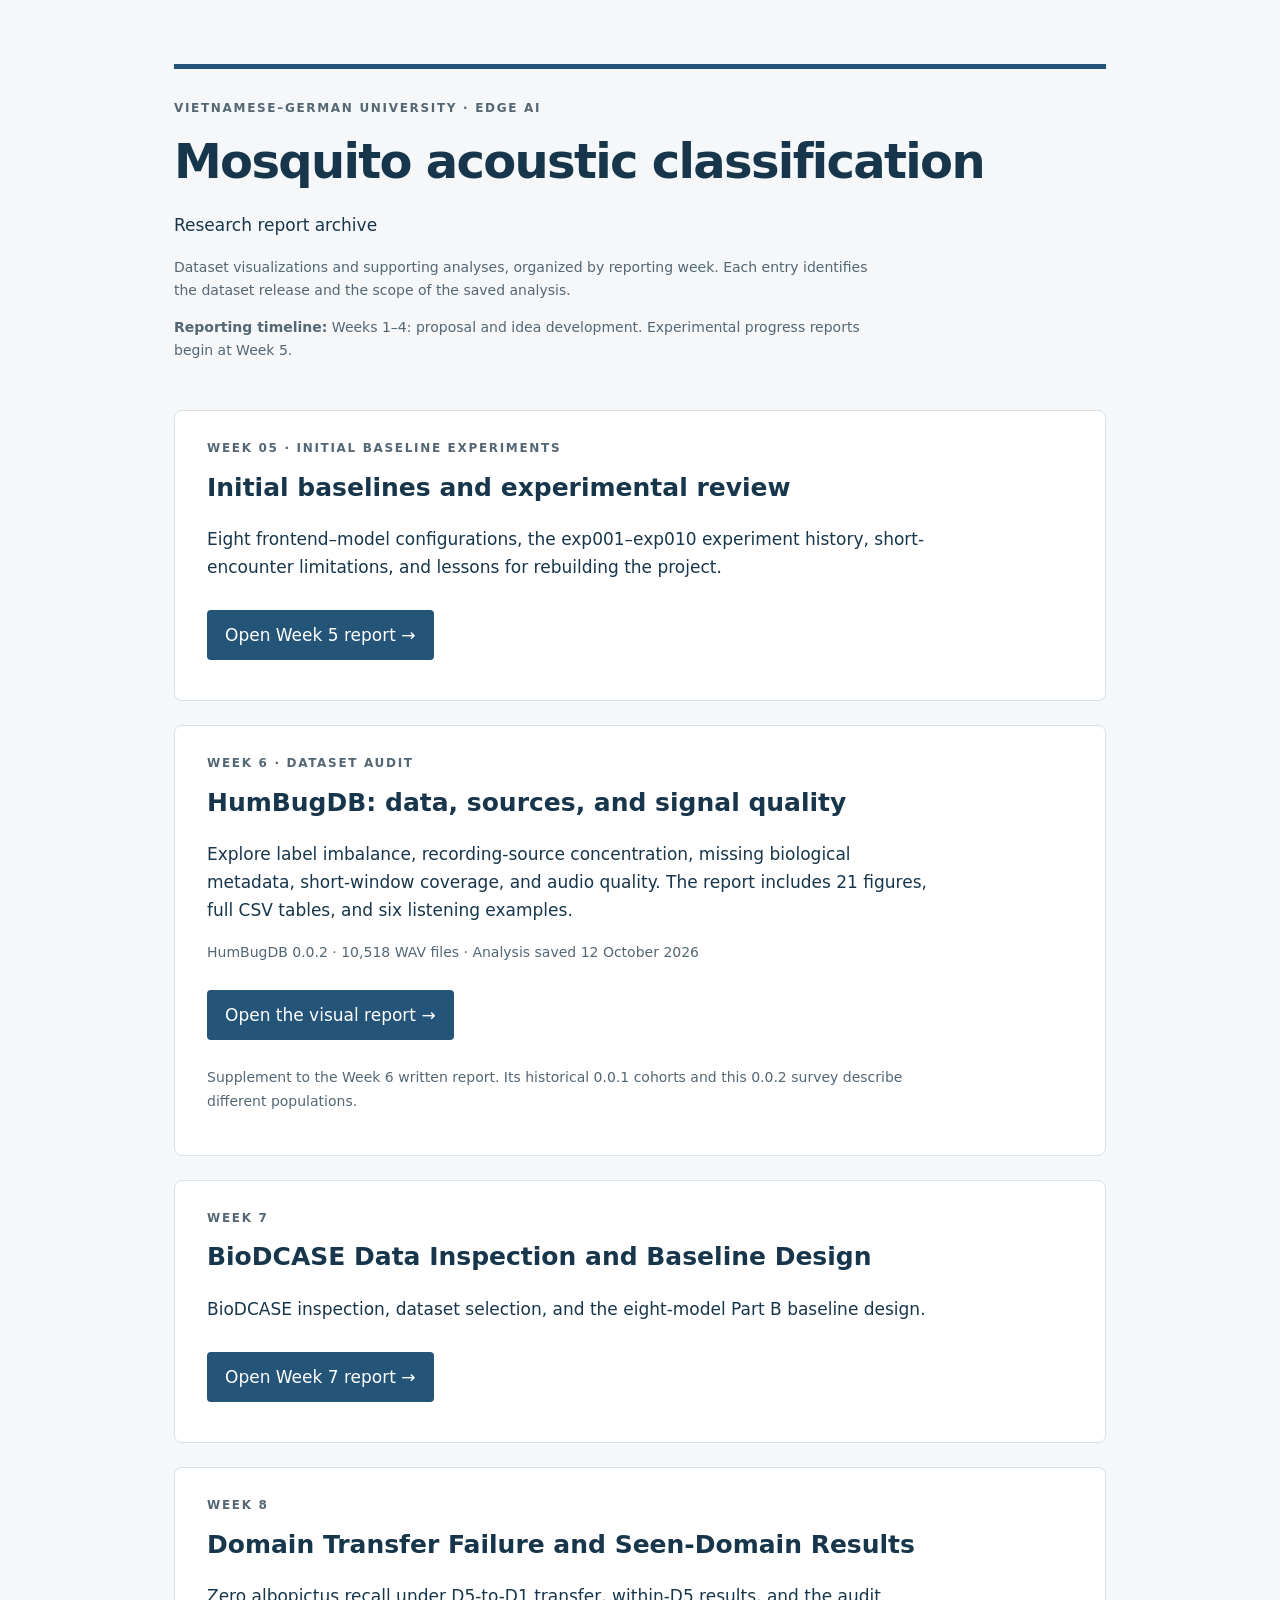
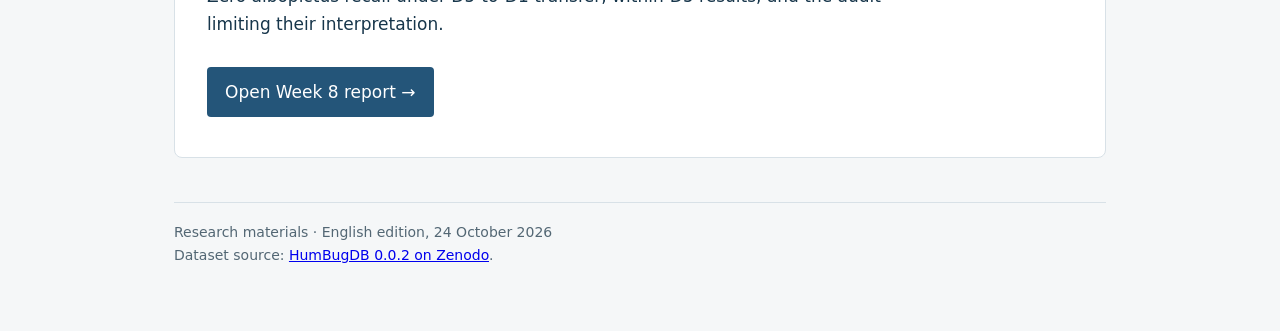
<file: index.html>
<!doctype html>
<html lang="en"><head><meta charset="utf-8"><meta name="viewport" content="width=device-width, initial-scale=1">
<title>Edge AI · Research report archive</title>
<style>
:root{color-scheme:light;--ink:#17364b;--blue:#245579;--muted:#536774}
*{box-sizing:border-box}body{margin:0;background:#f5f7f8;color:var(--ink);font:17px/1.65 system-ui,sans-serif}
main{max-width:980px;margin:0 auto;padding:64px 24px}header{border-top:5px solid var(--blue);padding-top:30px;margin-bottom:48px}
.eyebrow{text-transform:uppercase;letter-spacing:.14em;font-size:12px;font-weight:700;color:var(--muted)}
h1{font-size:clamp(32px,5vw,48px);line-height:1.12;letter-spacing:-.035em;margin:16px 0 22px}h2{font-size:25px;margin:8px 0}
p{max-width:720px}article{background:white;border:1px solid #d8e1e7;border-radius:8px;padding:28px 32px}
.meta{color:var(--muted);font-size:14px}.button{display:inline-block;background:var(--blue);color:white;padding:11px 18px;border-radius:4px;text-decoration:none;margin:12px 0}
a:focus-visible{outline:3px solid #b57820;outline-offset:4px}footer{font-size:14px;color:var(--muted);margin-top:44px;border-top:1px solid #d8e1e7;padding-top:18px}
</style></head><body><main>
<header><div class="eyebrow">Vietnamese–German University · Edge AI</div>
<h1>Mosquito acoustic classification</h1><p>Research report archive</p>
<p class="meta">Dataset visualizations and supporting analyses, organized by reporting week. Each entry identifies the dataset release and the scope of the saved analysis.</p><p class="meta"><strong>Reporting timeline:</strong> Weeks 1–4: proposal and idea development. Experimental progress reports begin at Week 5.</p></header>
<article style="margin-bottom:24px"><div class="eyebrow">Week 05 · Initial baseline experiments</div><h2>Initial baselines and experimental review</h2><p>Eight frontend–model configurations, the exp001–exp010 experiment history, short-encounter limitations, and lessons for rebuilding the project.</p><a class="button" href="reports/week-05/initial-baselines/">Open Week 5 report →</a></article><article><div class="eyebrow">Week 6 · Dataset audit</div>
<h2>HumBugDB: data, sources, and signal quality</h2>
<p>Explore label imbalance, recording-source concentration, missing biological metadata, short-window coverage, and audio quality. The report includes 21 figures, full CSV tables, and six listening examples.</p>
<p class="meta">HumBugDB 0.0.2 · 10,518 WAV files · Analysis saved 12 October 2026</p>
<a class="button" href="reports/week-06/humbug-data-audit/">Open the visual report →</a>
<p class="meta">Supplement to the Week 6 written report. Its historical 0.0.1 cohorts and this 0.0.2 survey describe different populations.</p></article>
<article style="margin-top:24px"><div class="eyebrow">Week 7</div><h2>BioDCASE Data Inspection and Baseline Design</h2><p>BioDCASE inspection, dataset selection, and the eight-model Part B baseline design.</p><a class="button" href="reports/week-07/biodcase-baseline/">Open Week 7 report →</a></article><article style="margin-top:24px"><div class="eyebrow">Week 8</div><h2>Domain Transfer Failure and Seen-Domain Results</h2><p>Zero albopictus recall under D5-to-D1 transfer, within-D5 results, and the audit limiting their interpretation.</p><a class="button" href="reports/week-08/domain-gap/">Open Week 8 report →</a></article><footer>Research materials · English edition, 24 October 2026<br>
Dataset source: <a href="https://zenodo.org/records/6478589">HumBugDB 0.0.2 on Zenodo</a>.</footer>
</main></body></html>
</file>
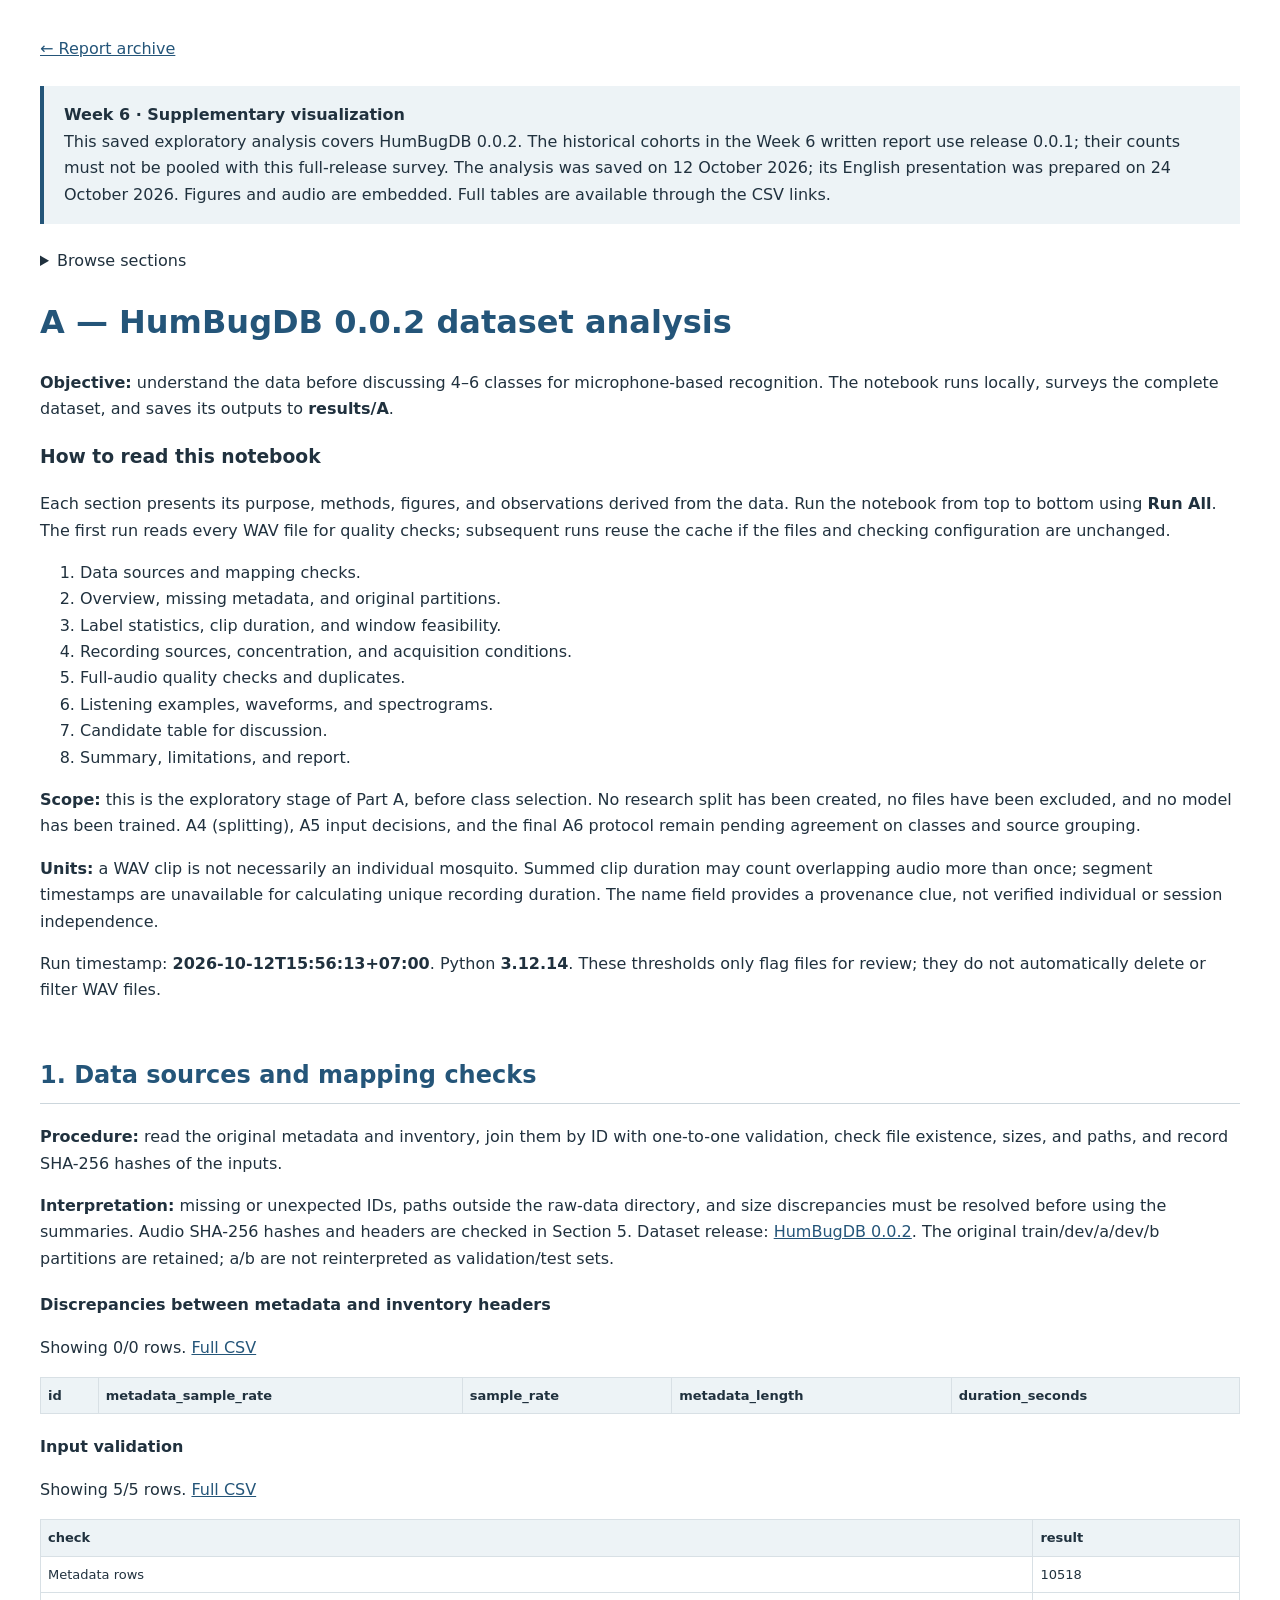
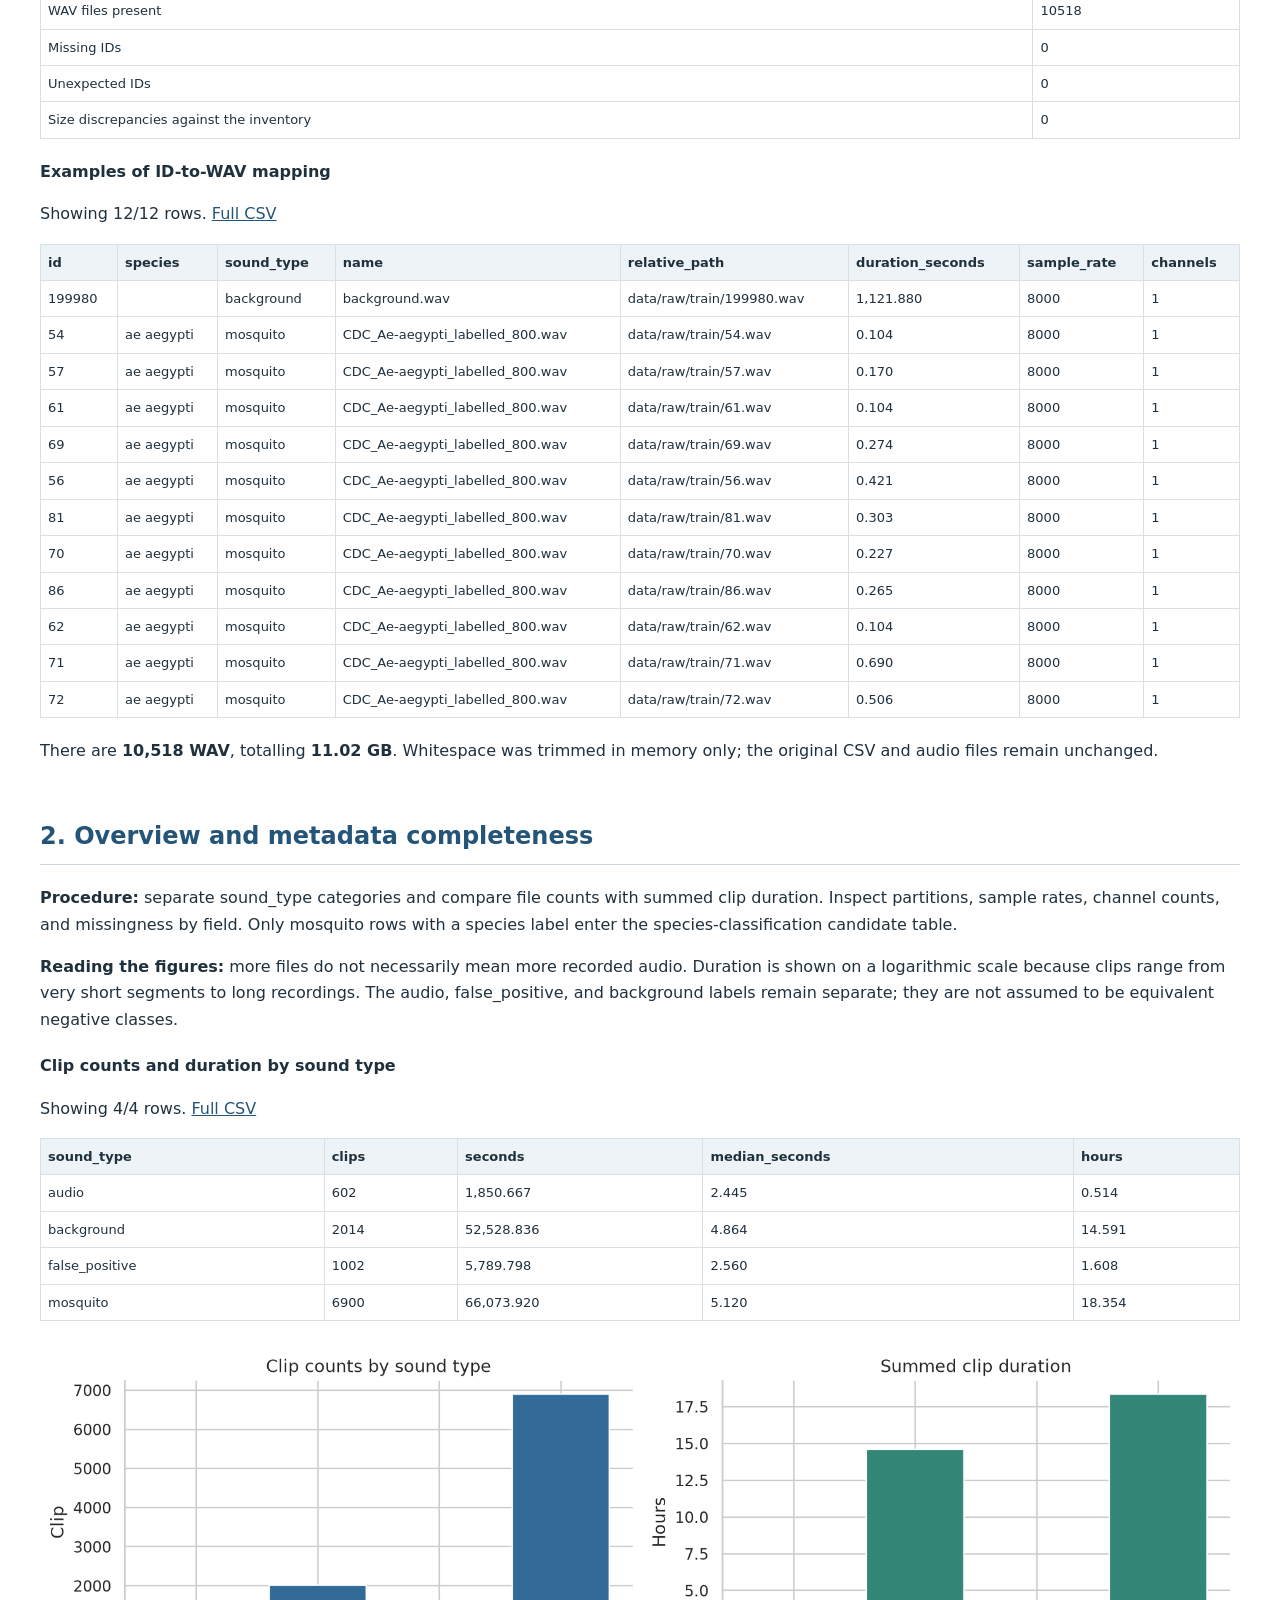
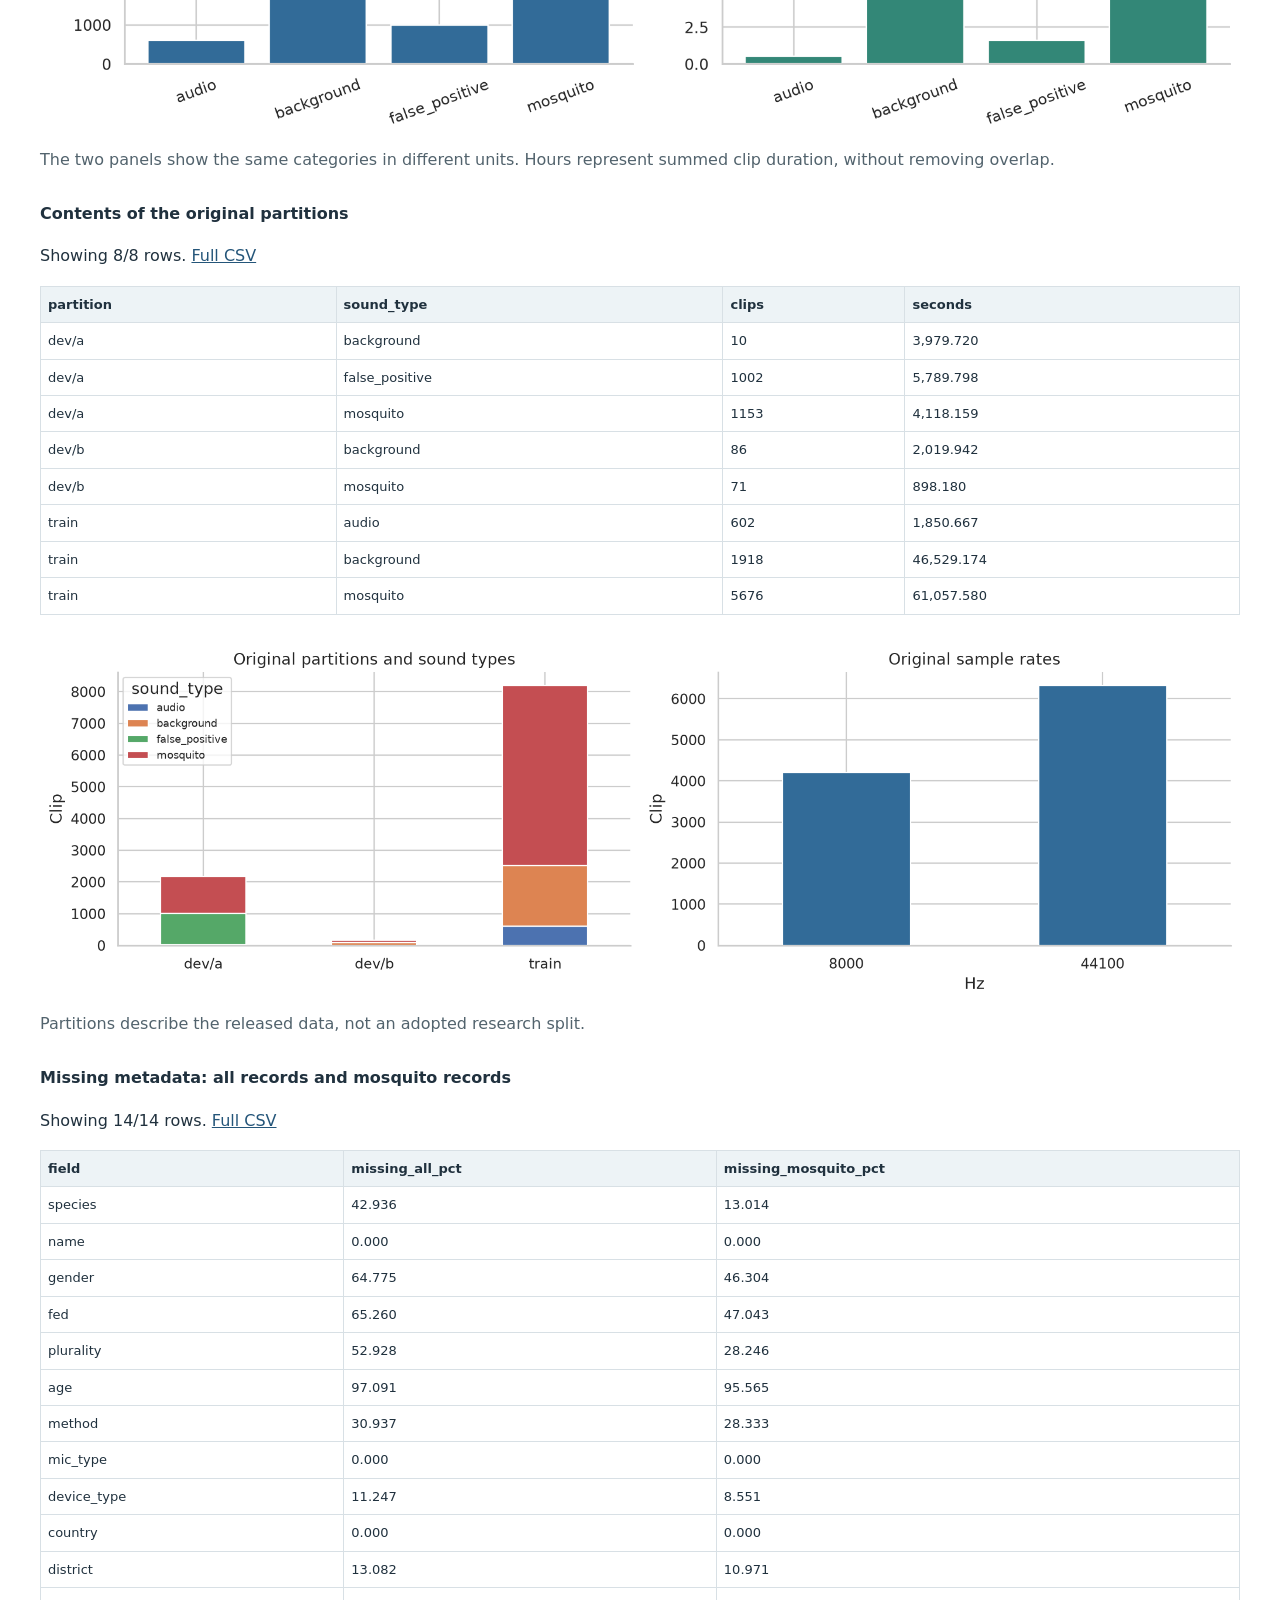
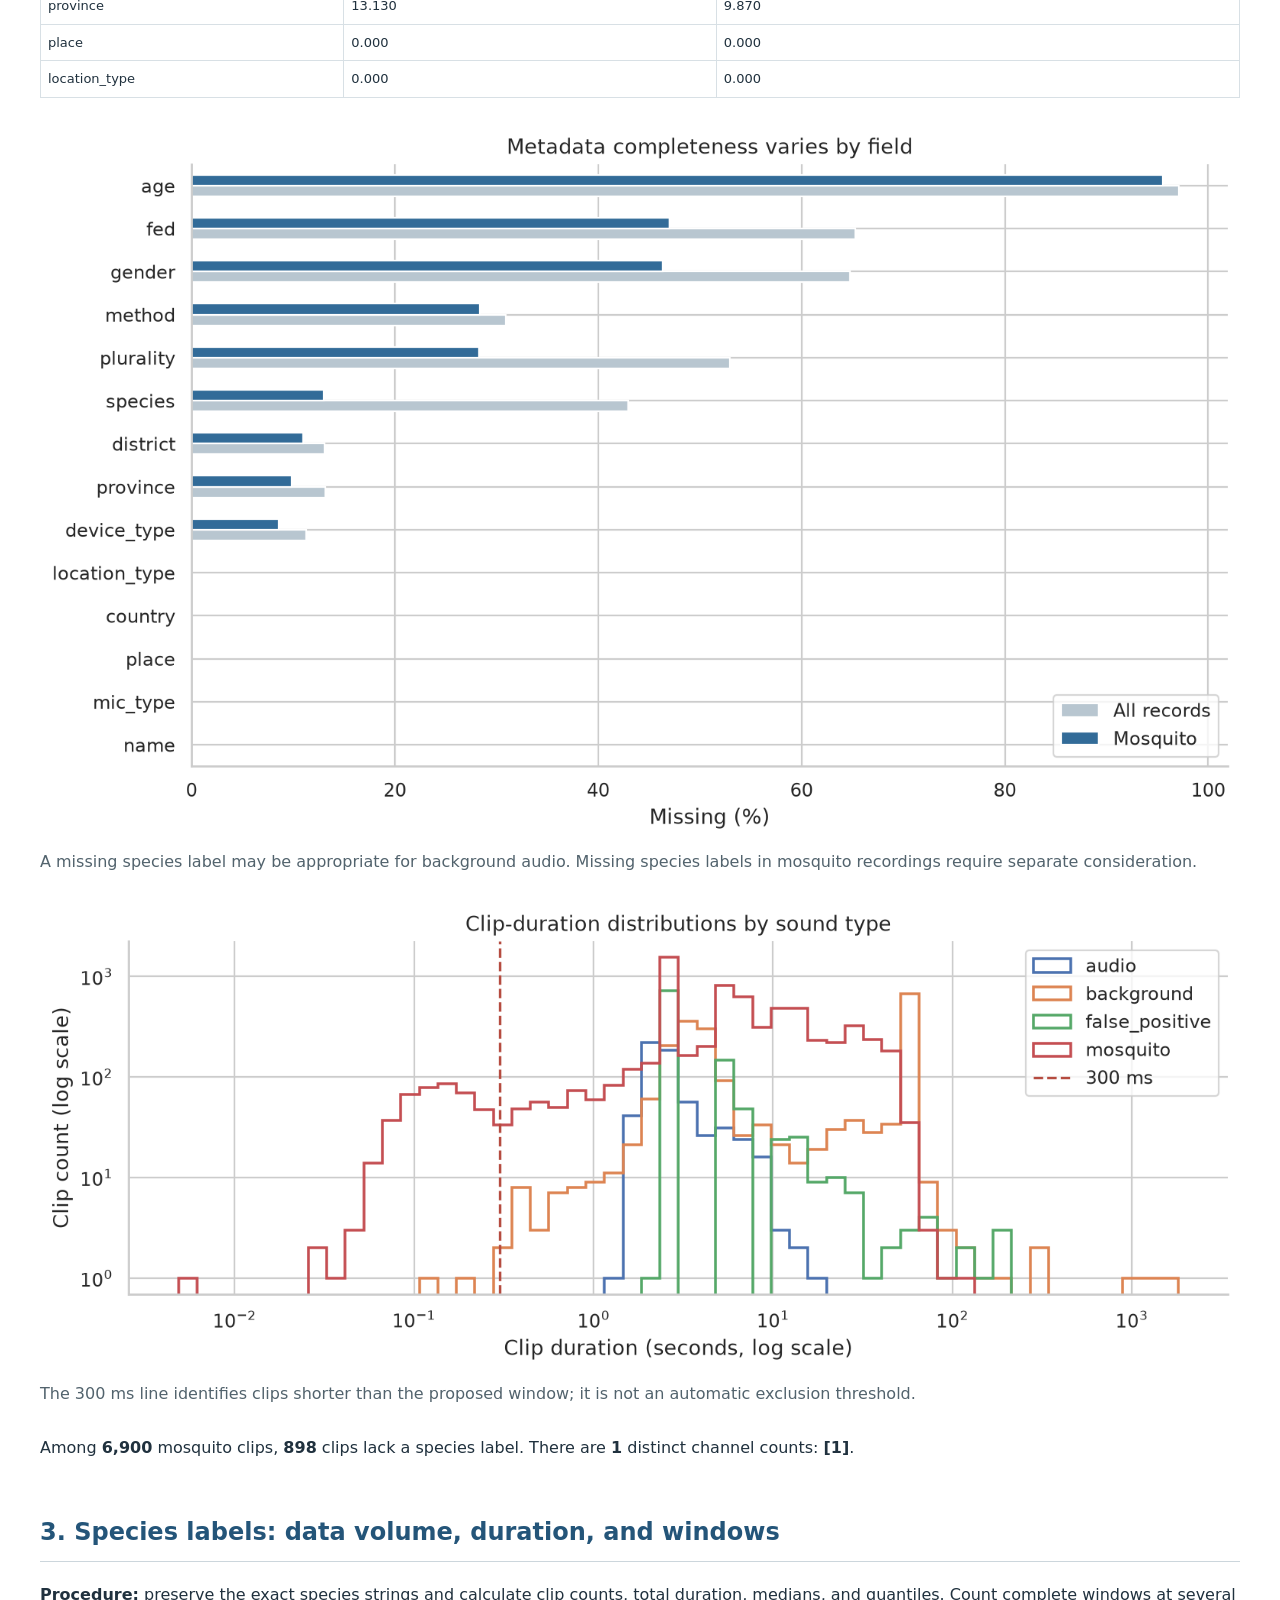
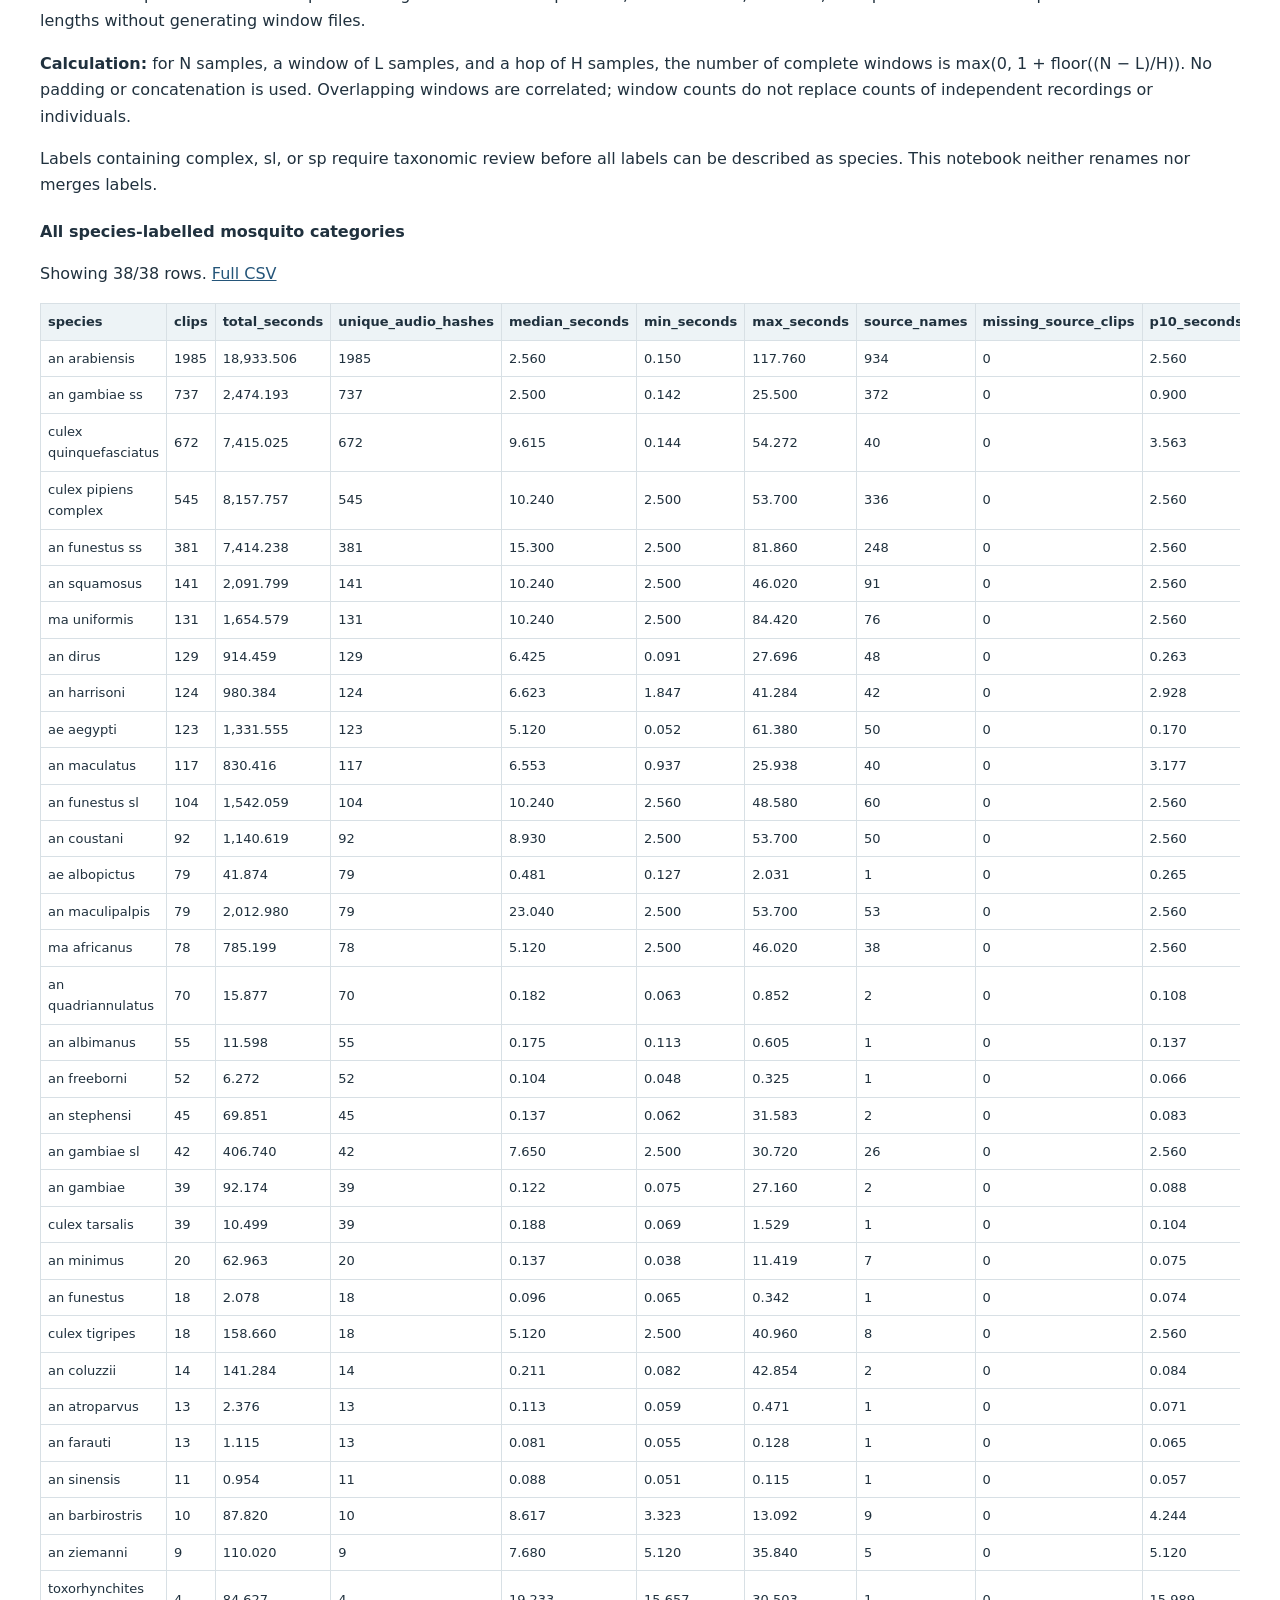
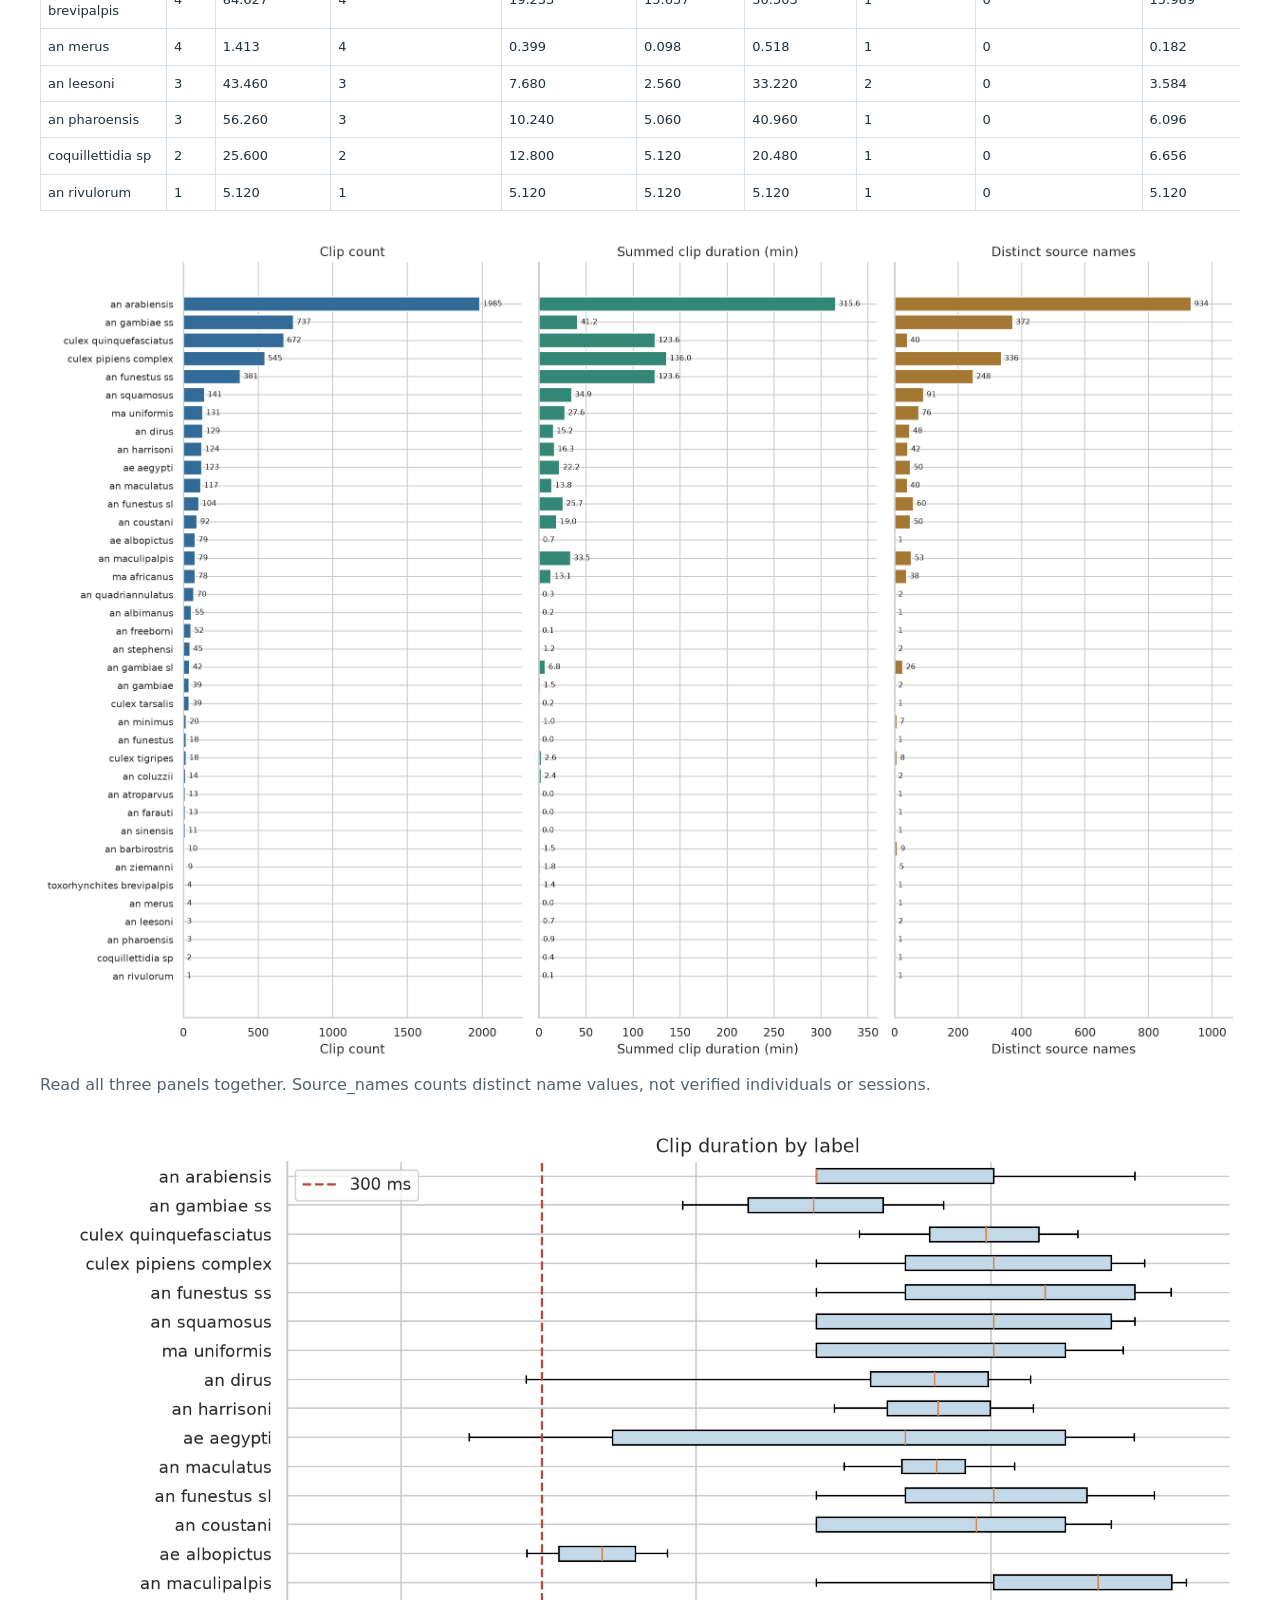
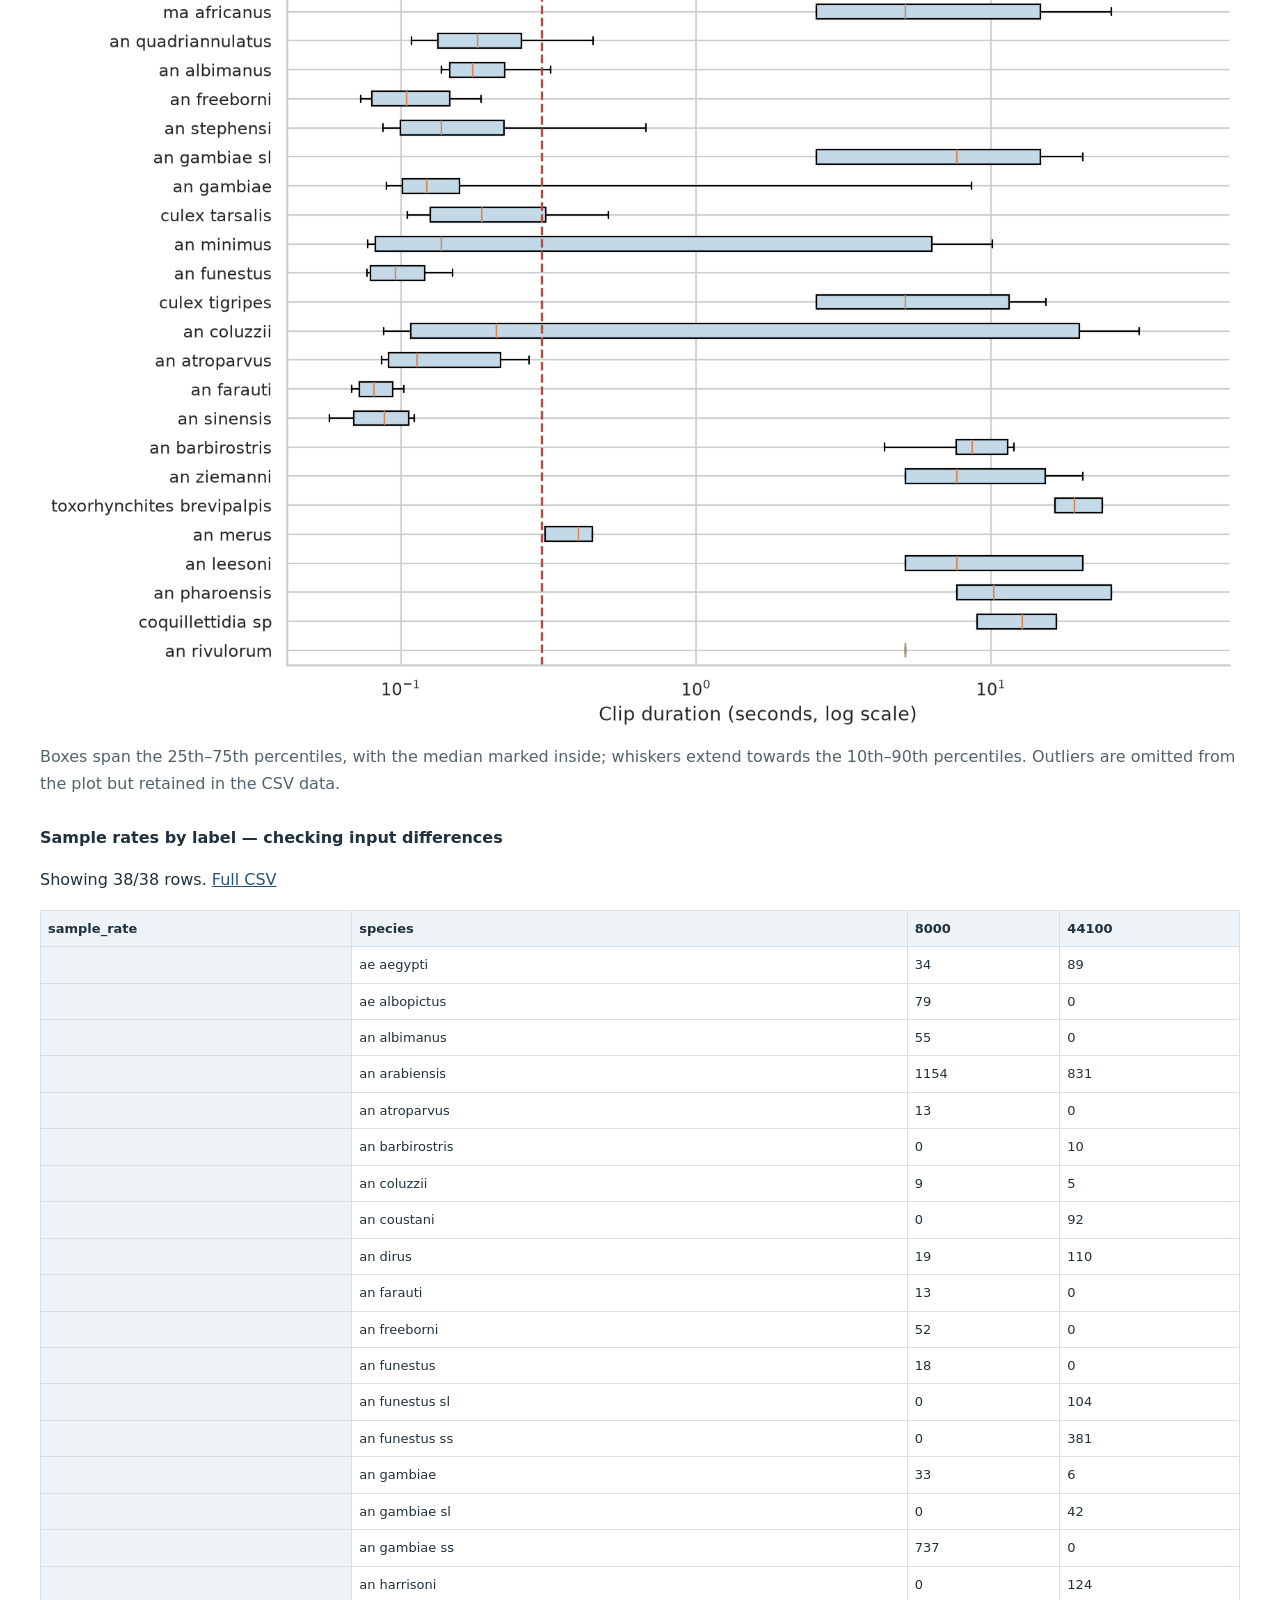
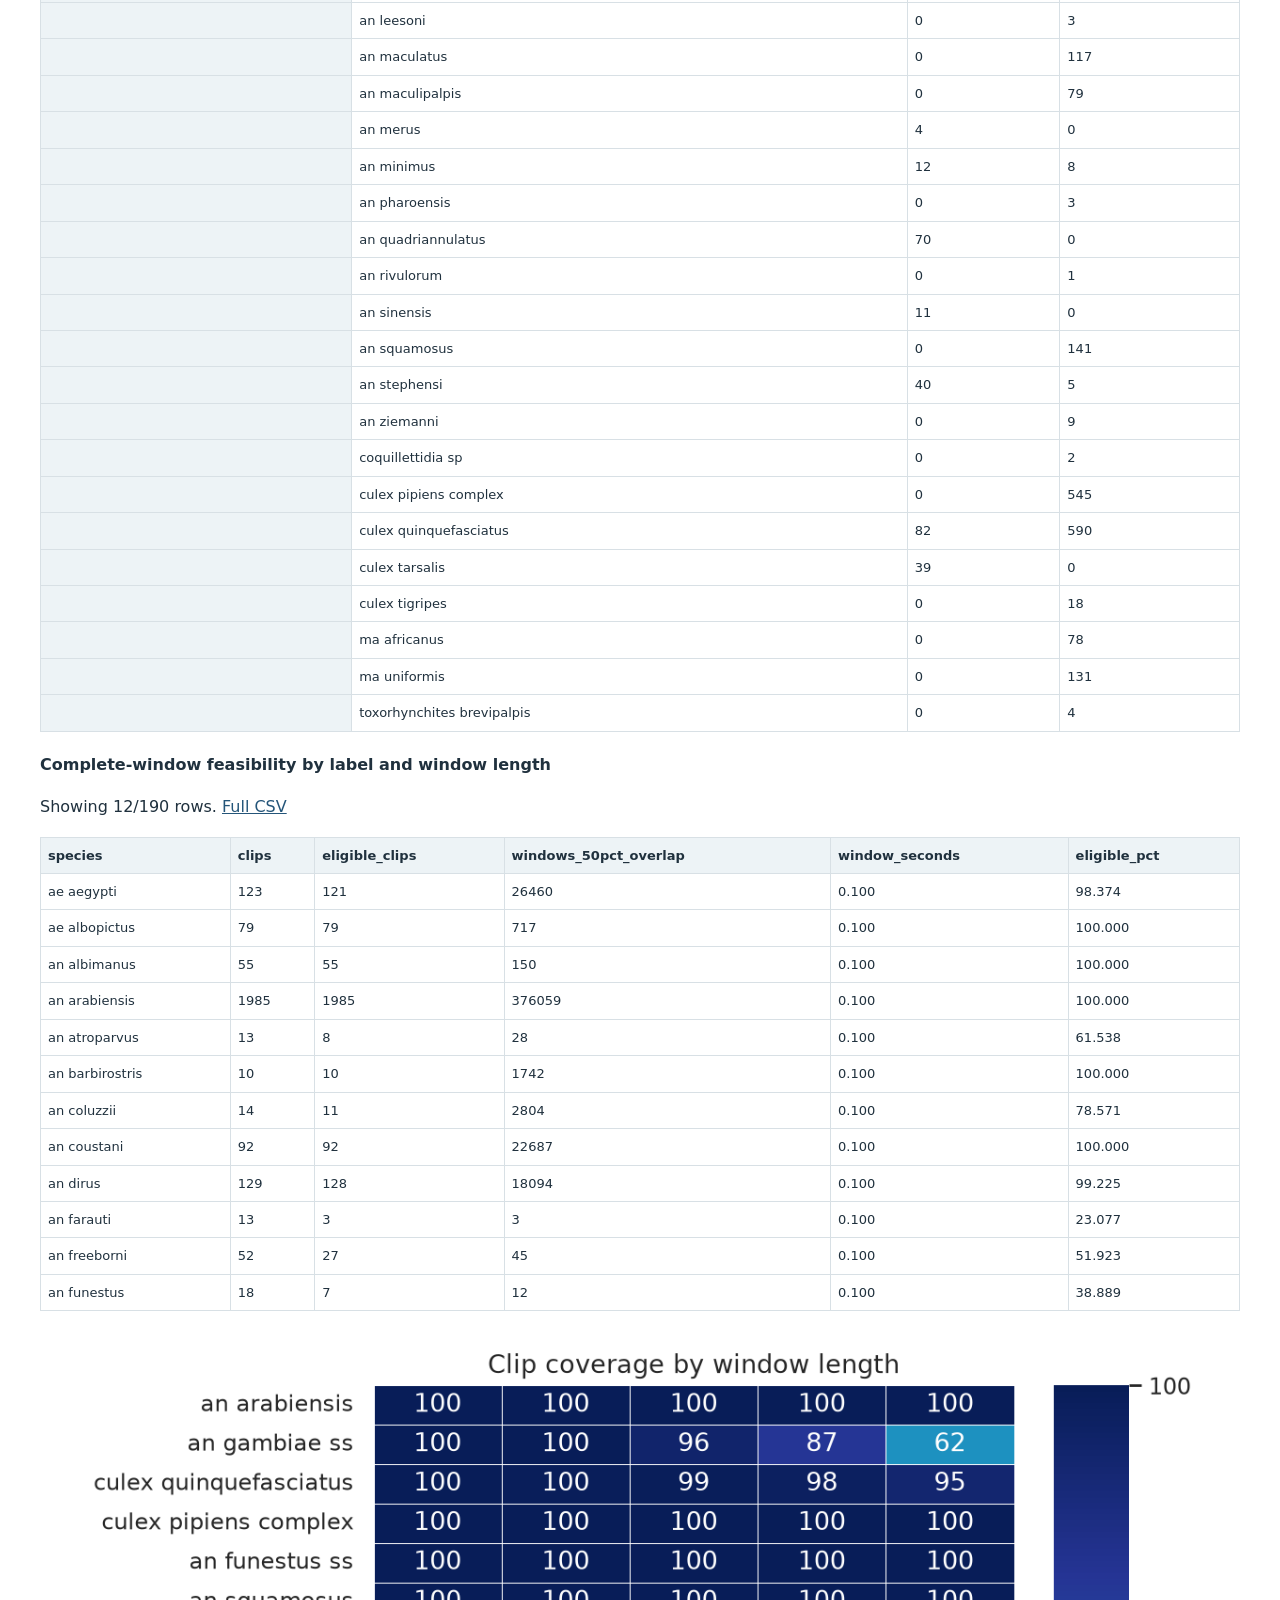
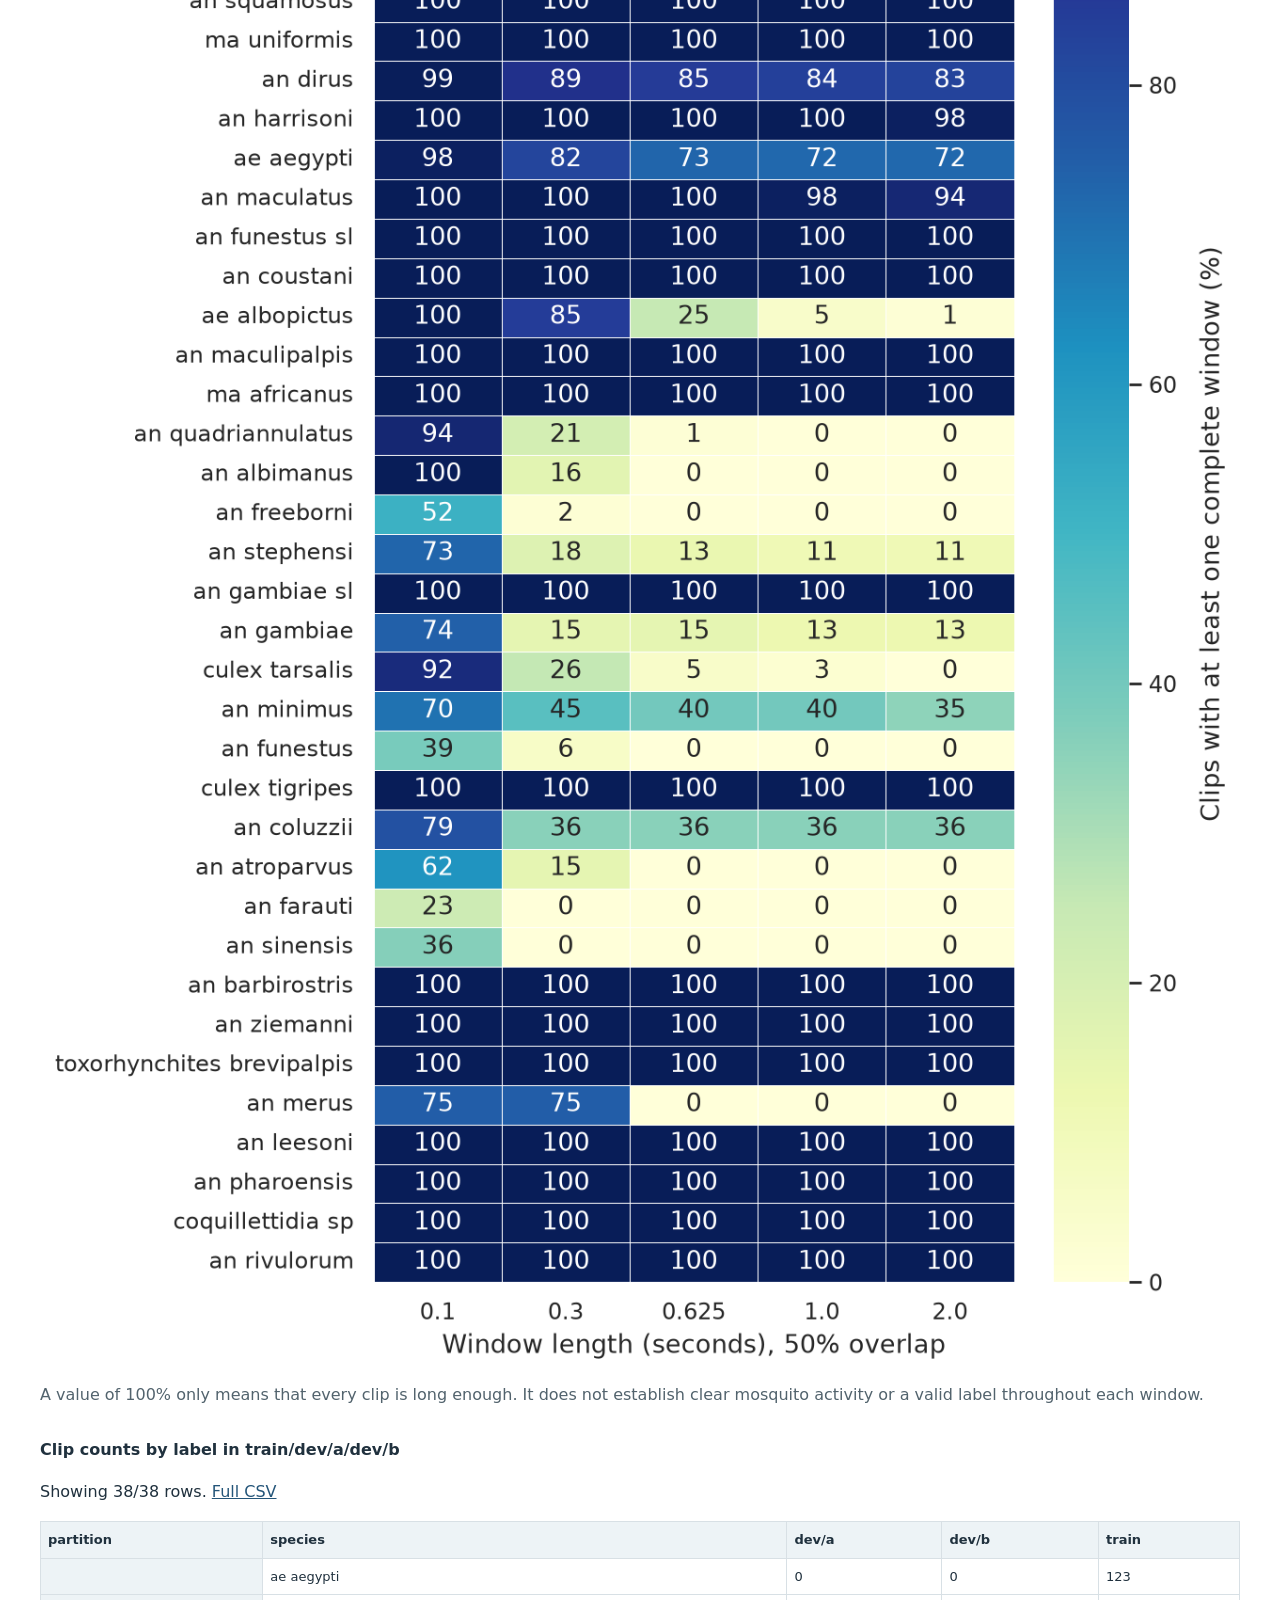
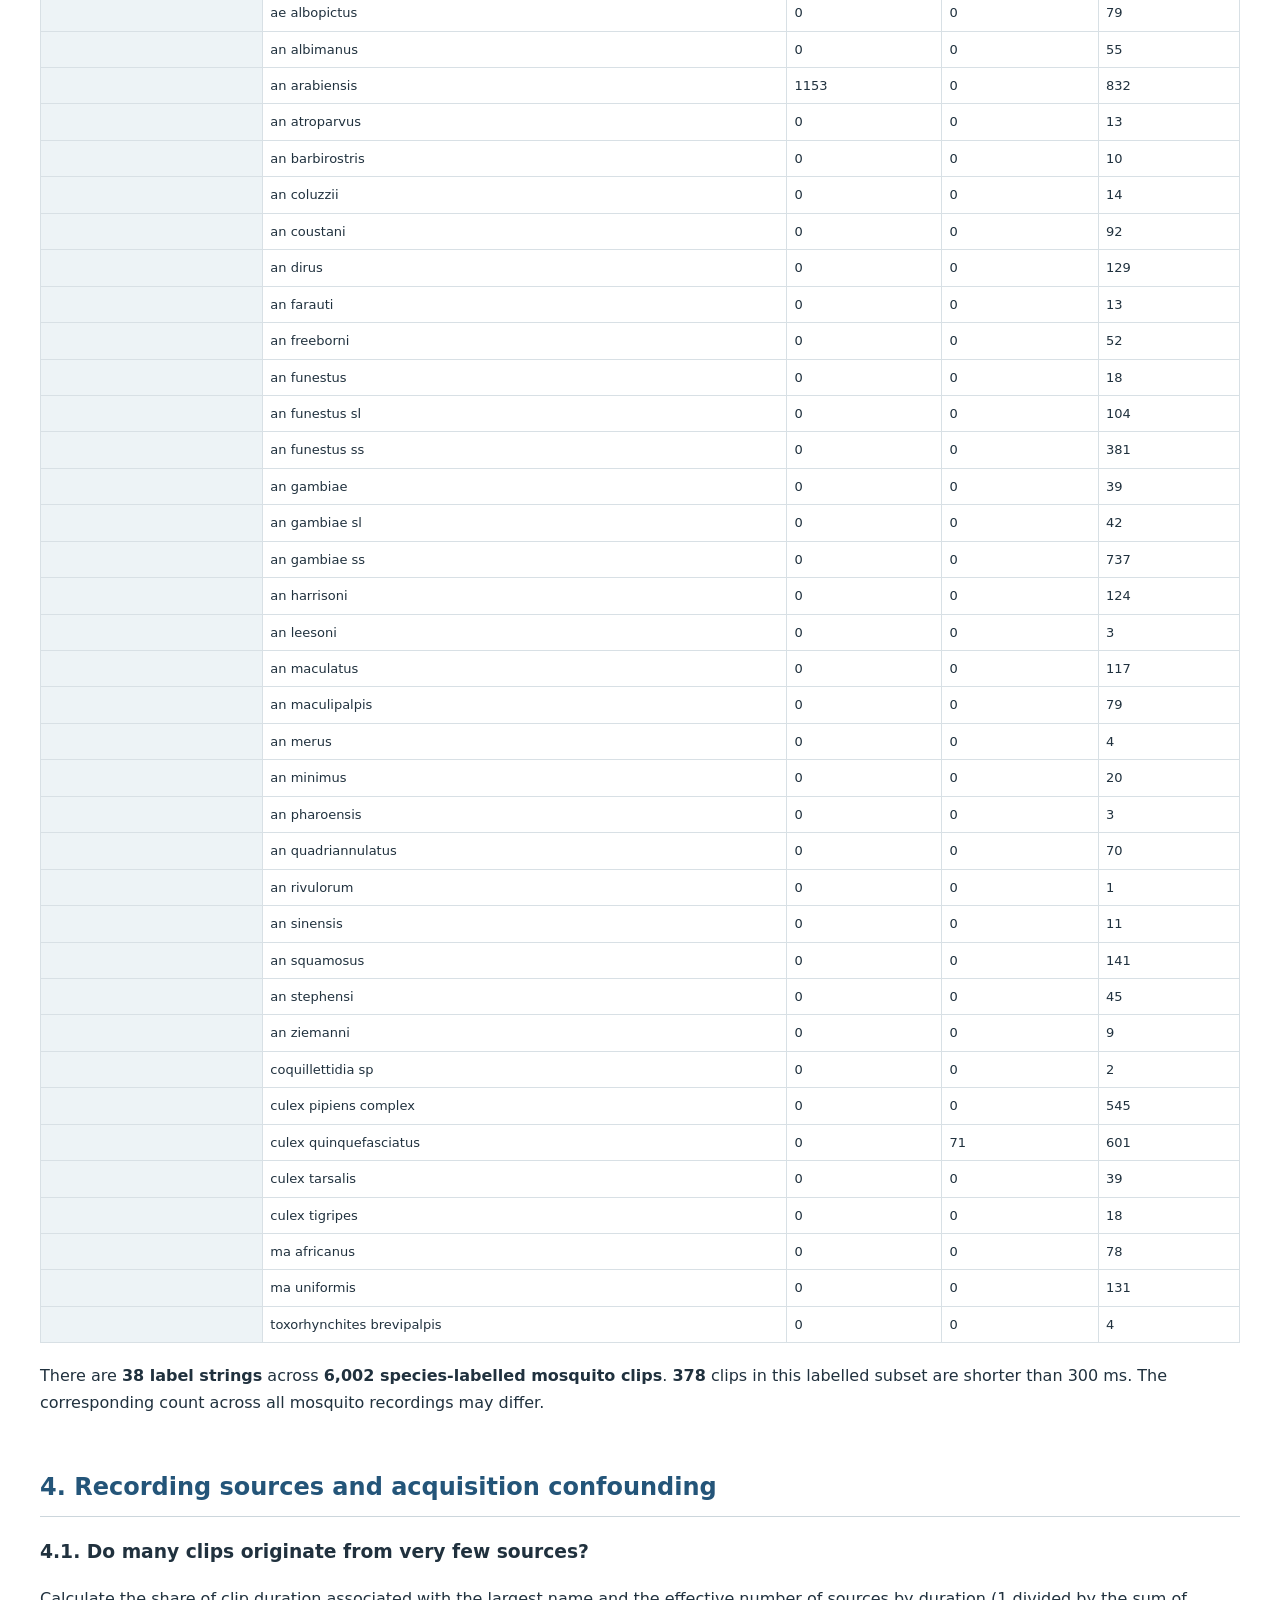
<file: reports/week-02/humbug-data-audit/index.html>
<!doctype html><html lang="en"><head><meta charset="utf-8"><meta name="viewport" content="width=device-width,initial-scale=1"><meta http-equiv="refresh" content="0;url=../../../reports/week-06/humbug-data-audit/"><link rel="canonical" href="../../../reports/week-06/humbug-data-audit/"><title>Report moved to Week 6</title></head><body><p>This report is now <a href="../../../reports/week-06/humbug-data-audit/">Week 6</a>.</p></body></html>
</file>
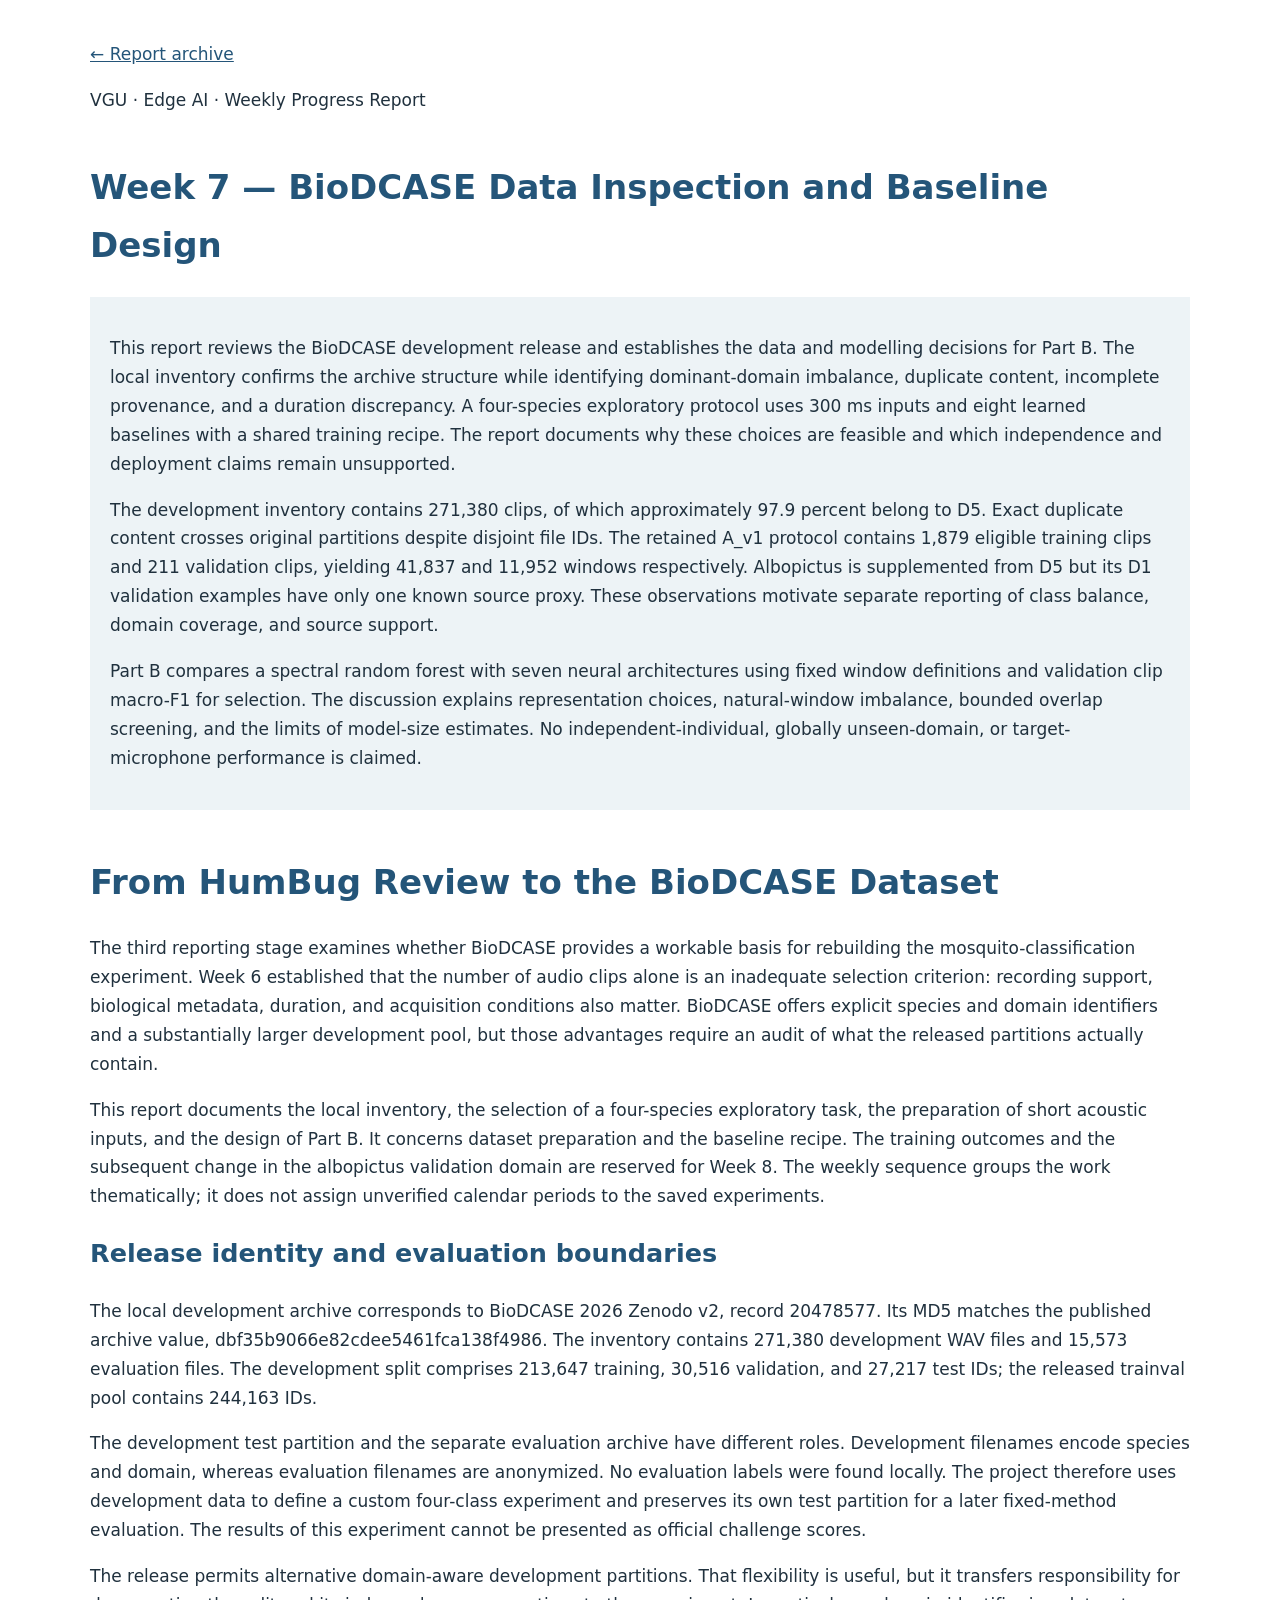
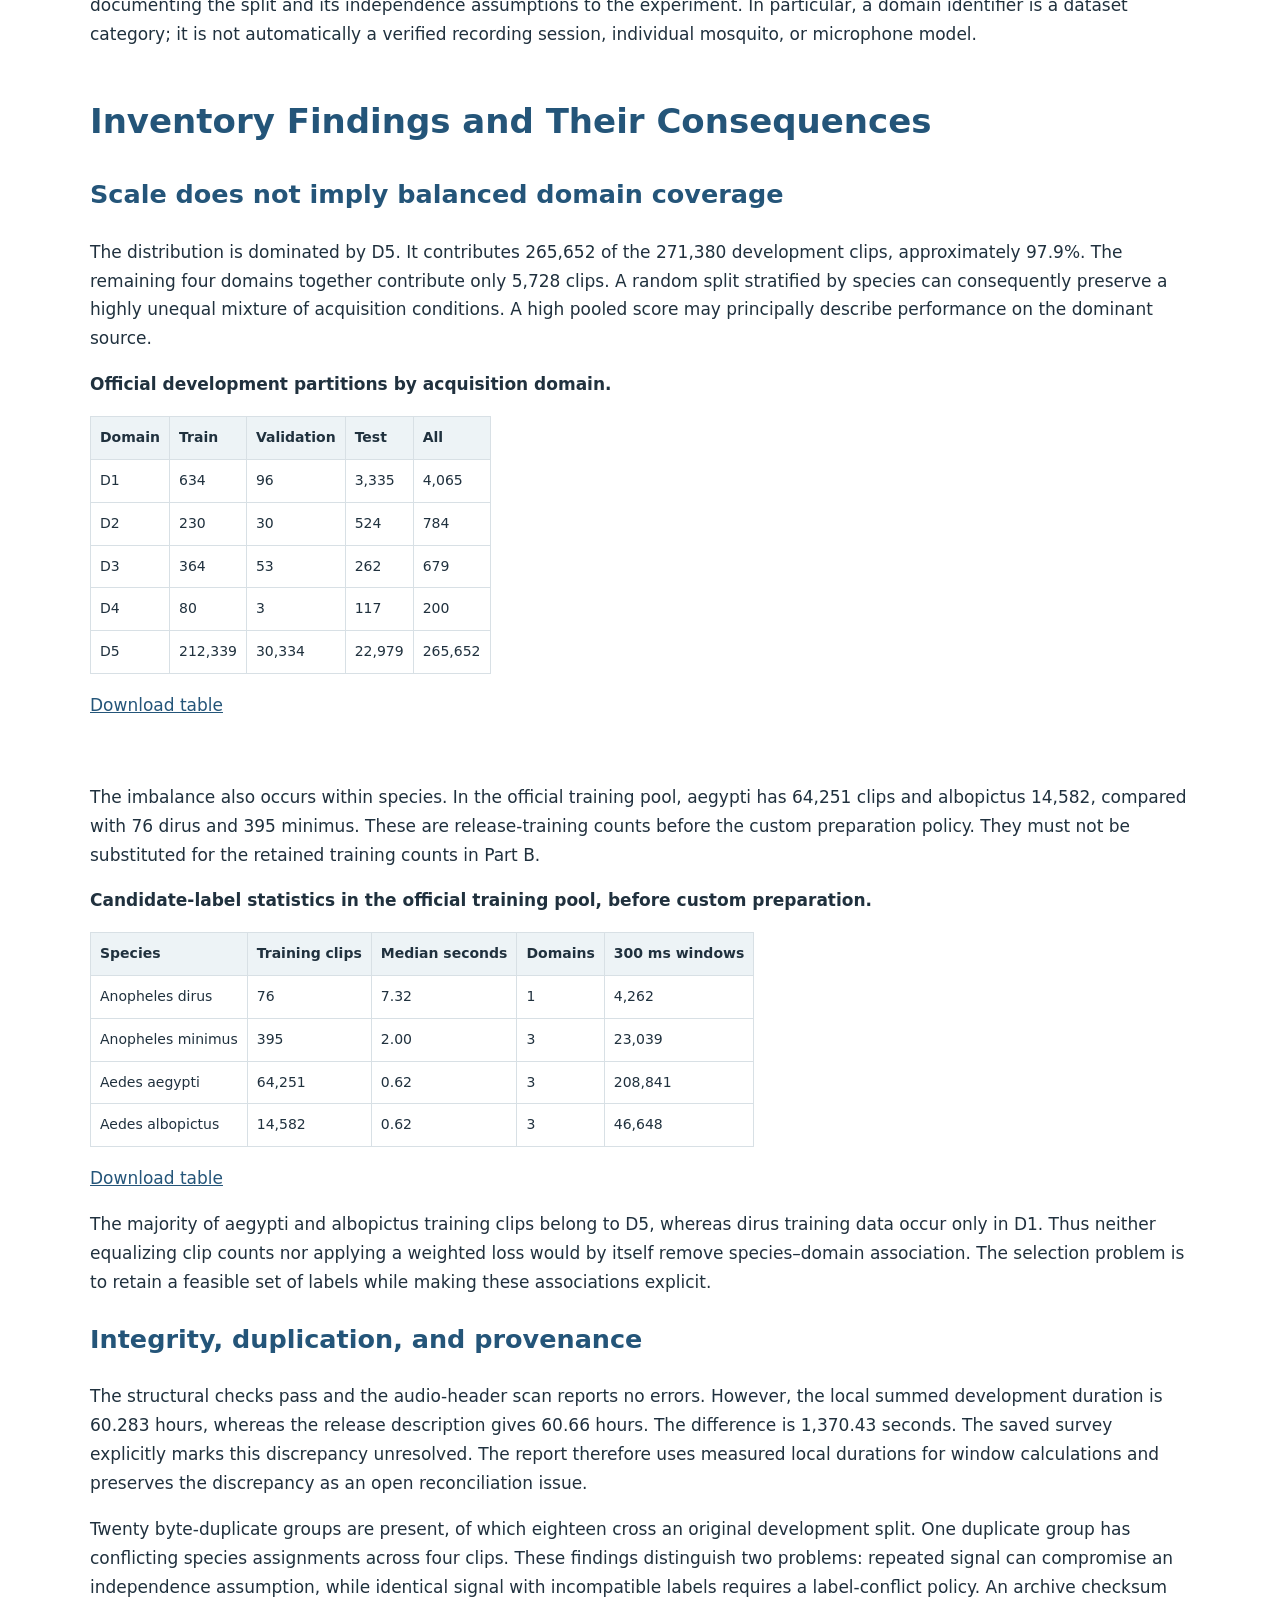
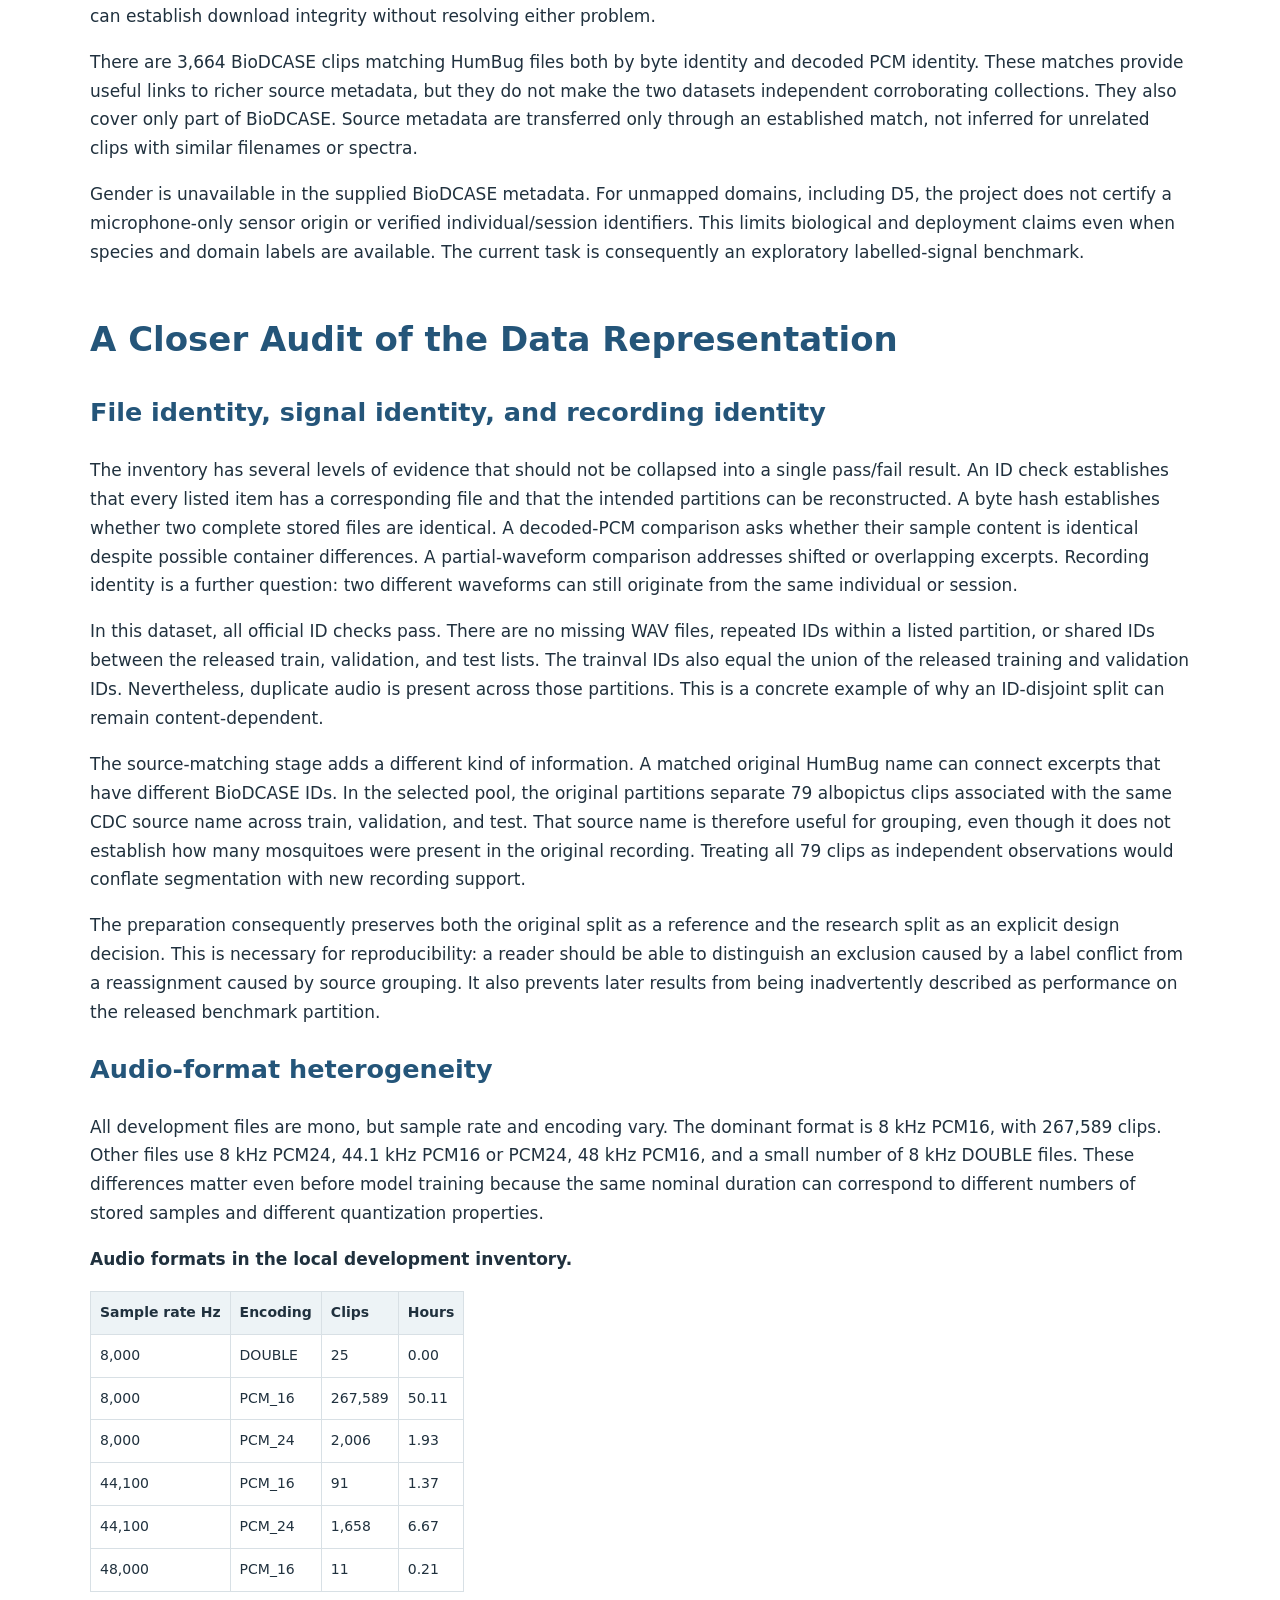
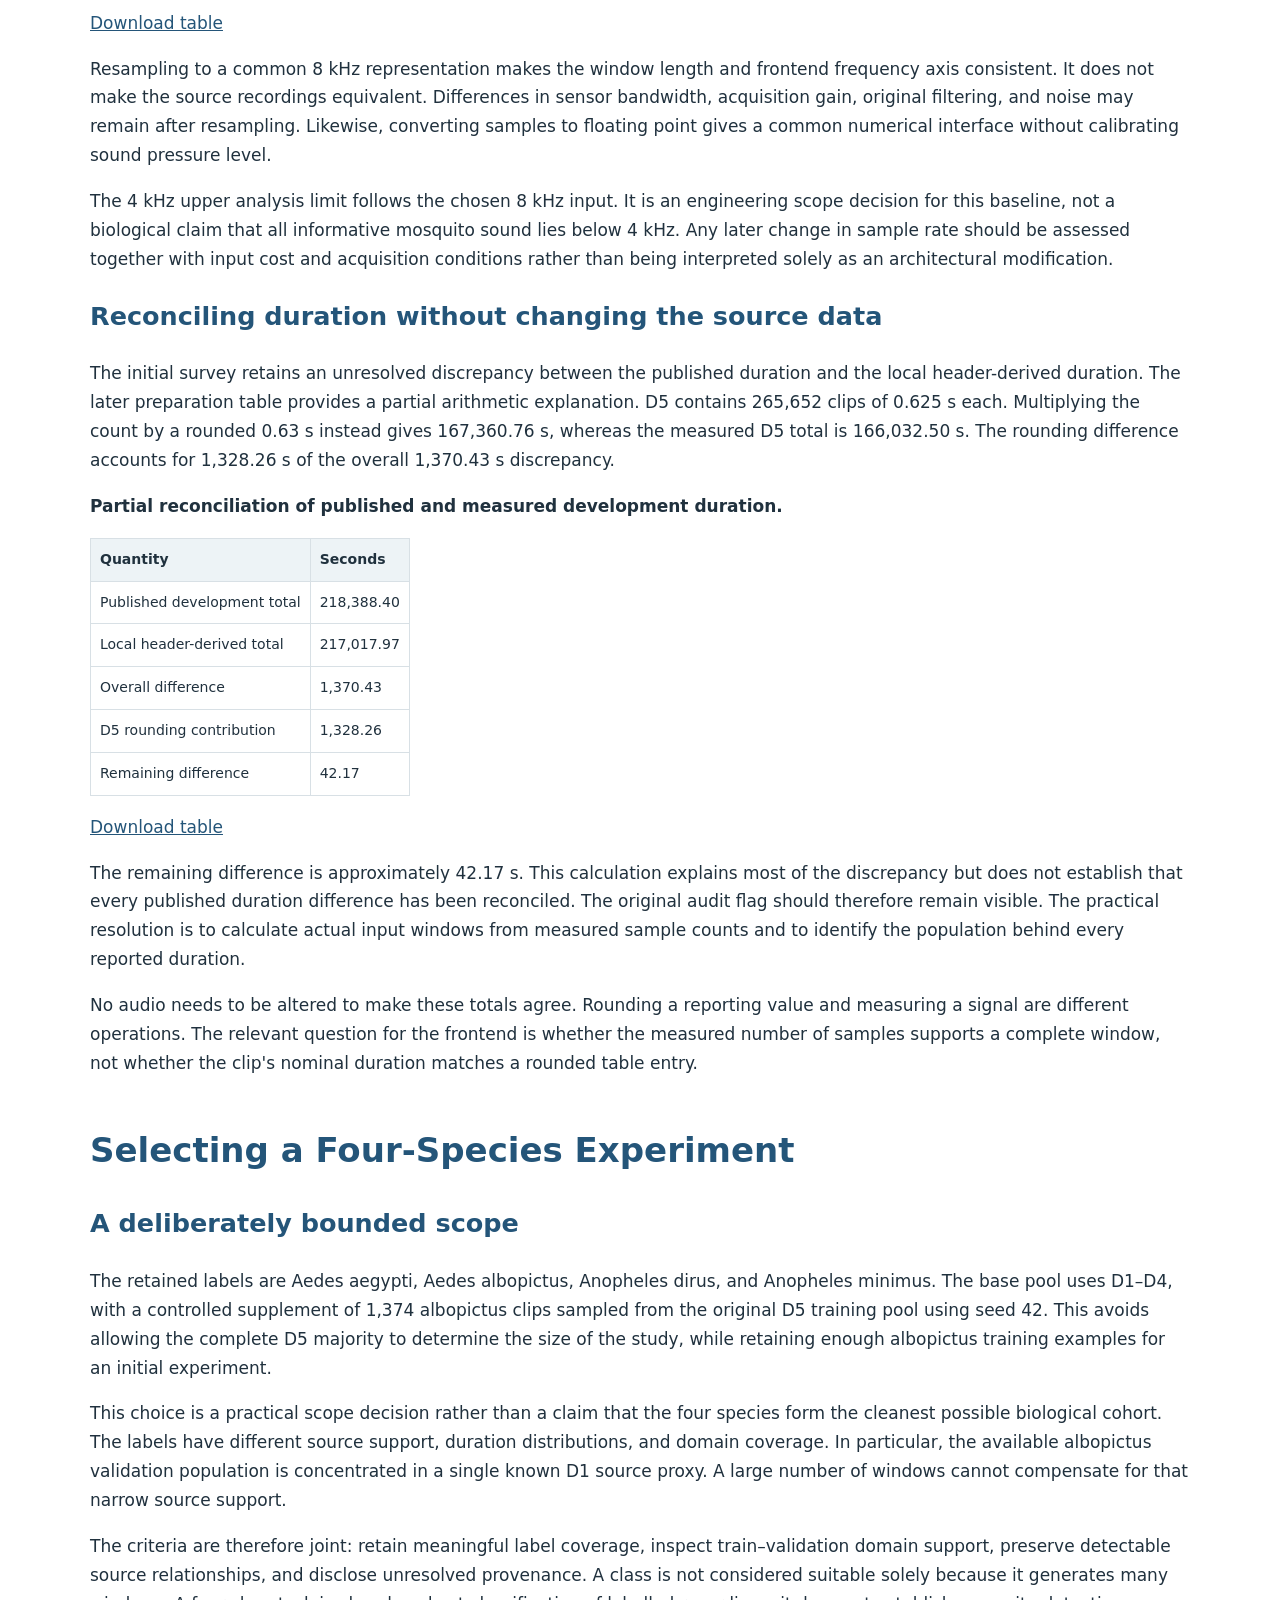
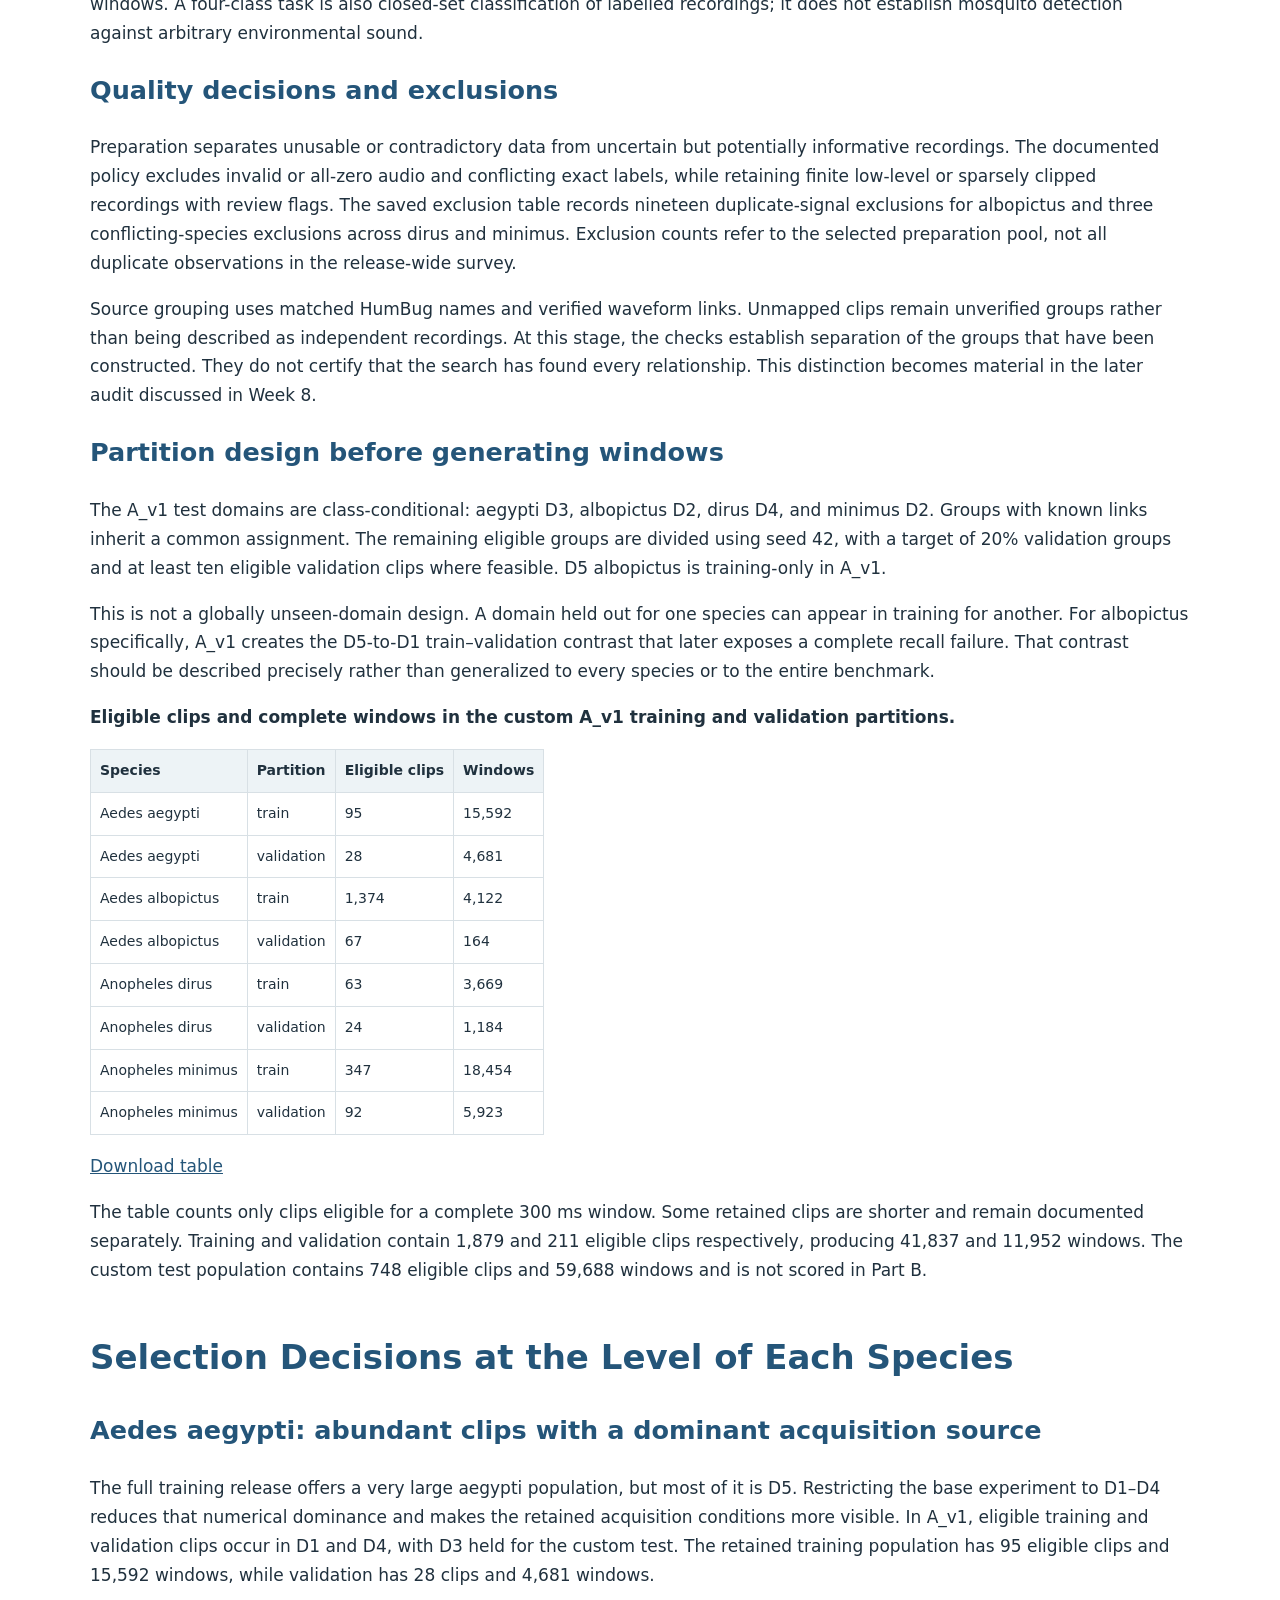
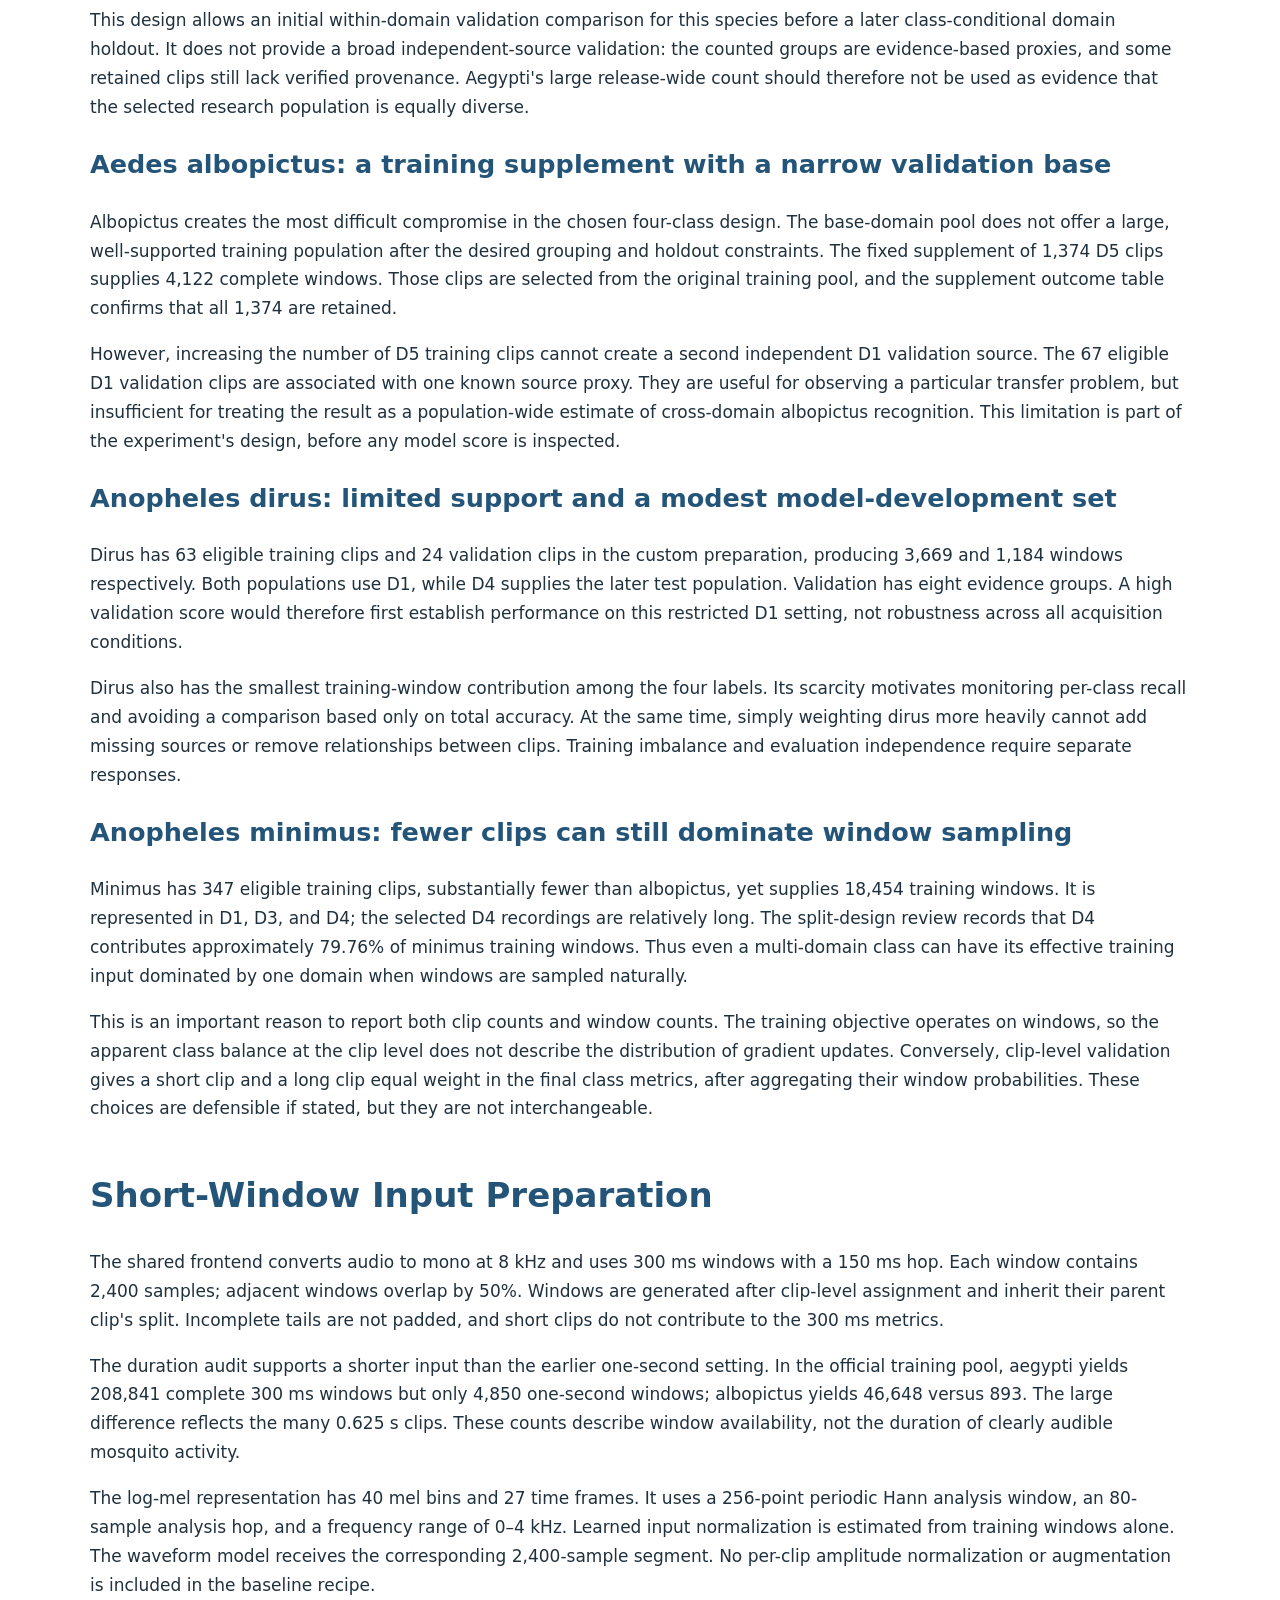
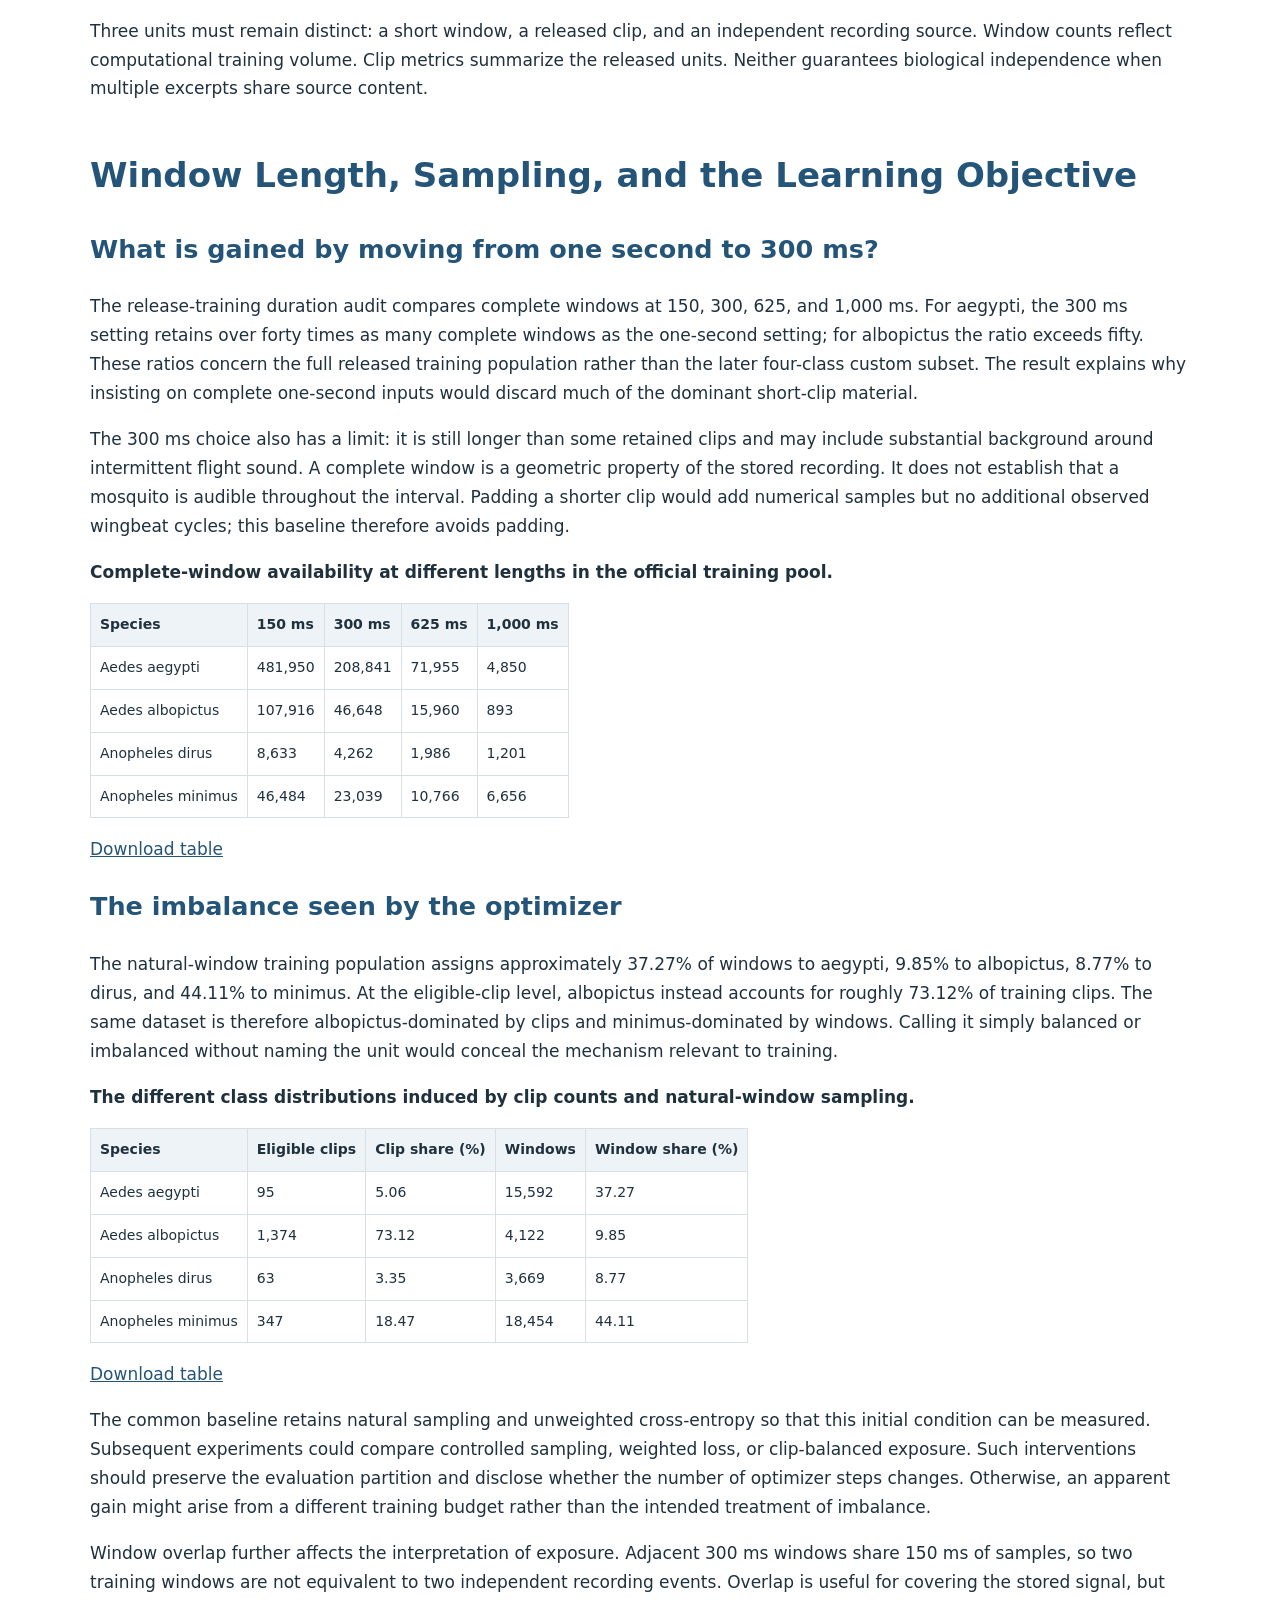
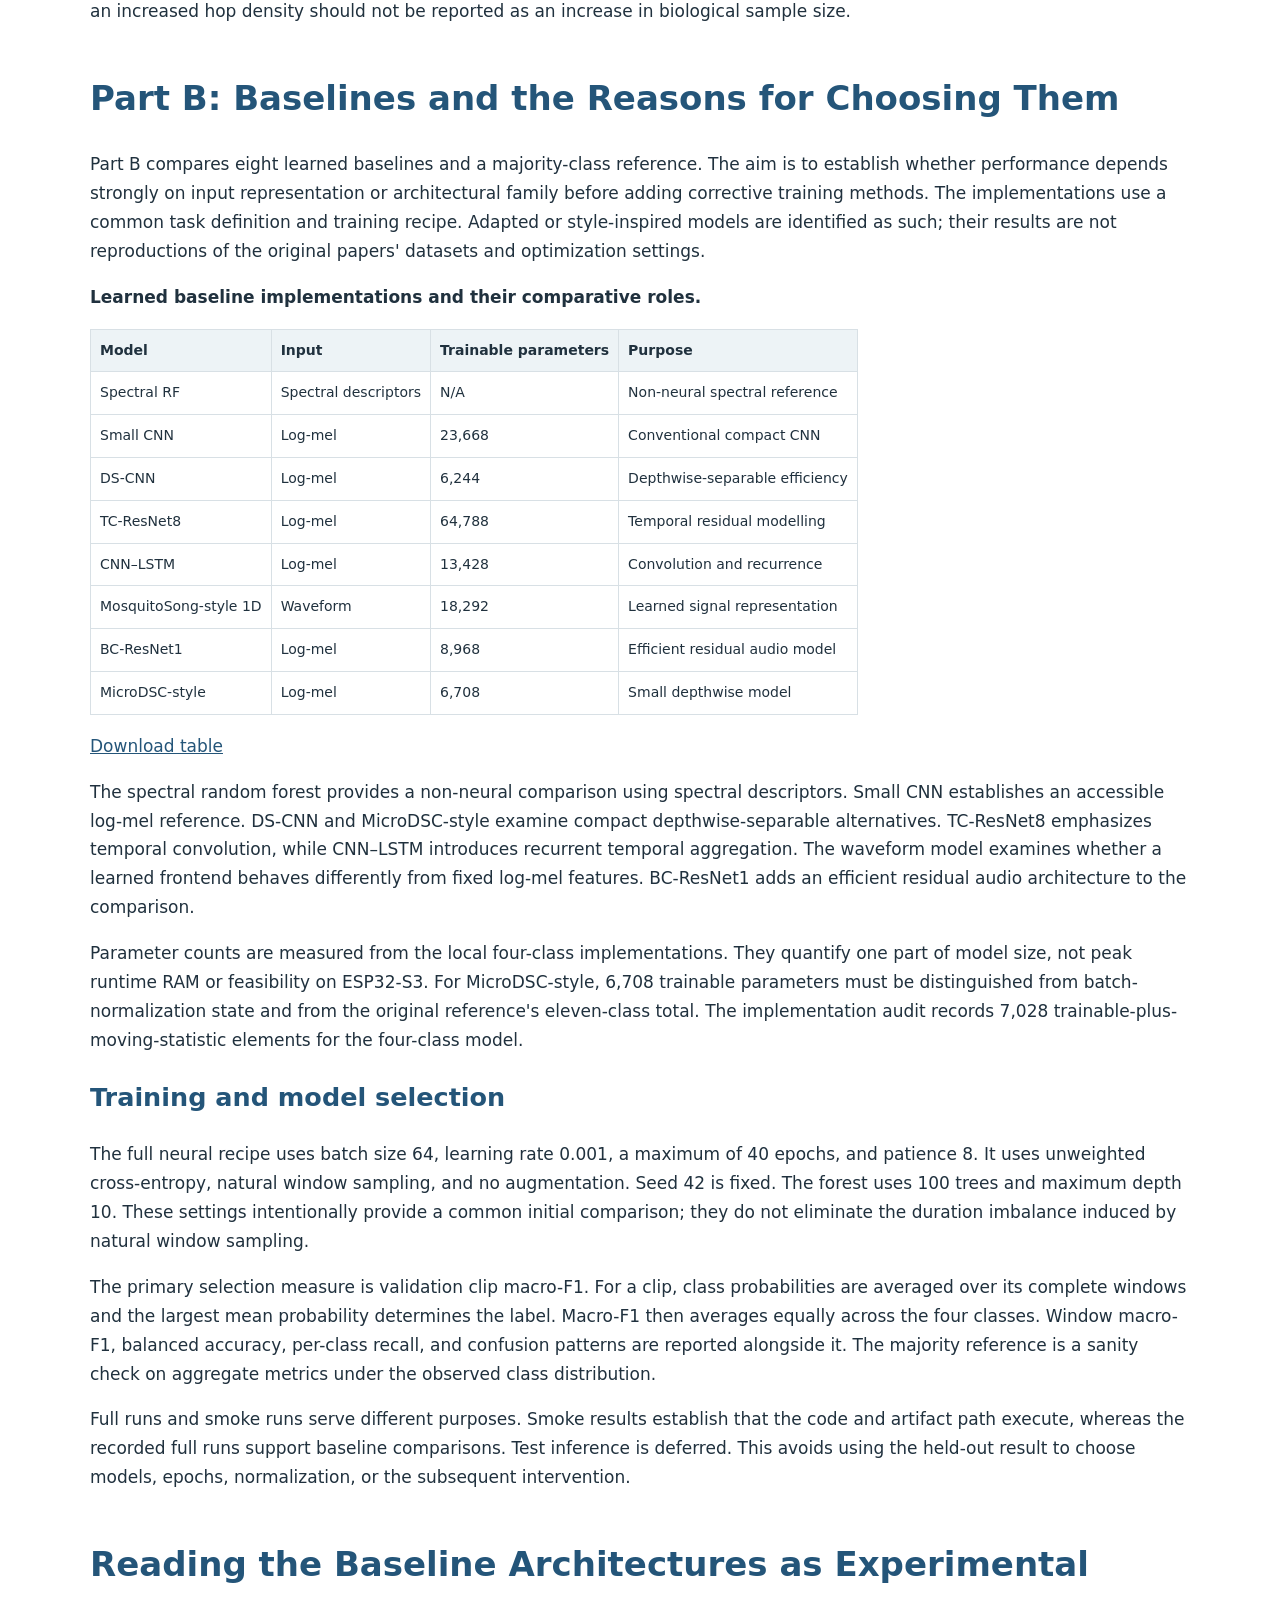
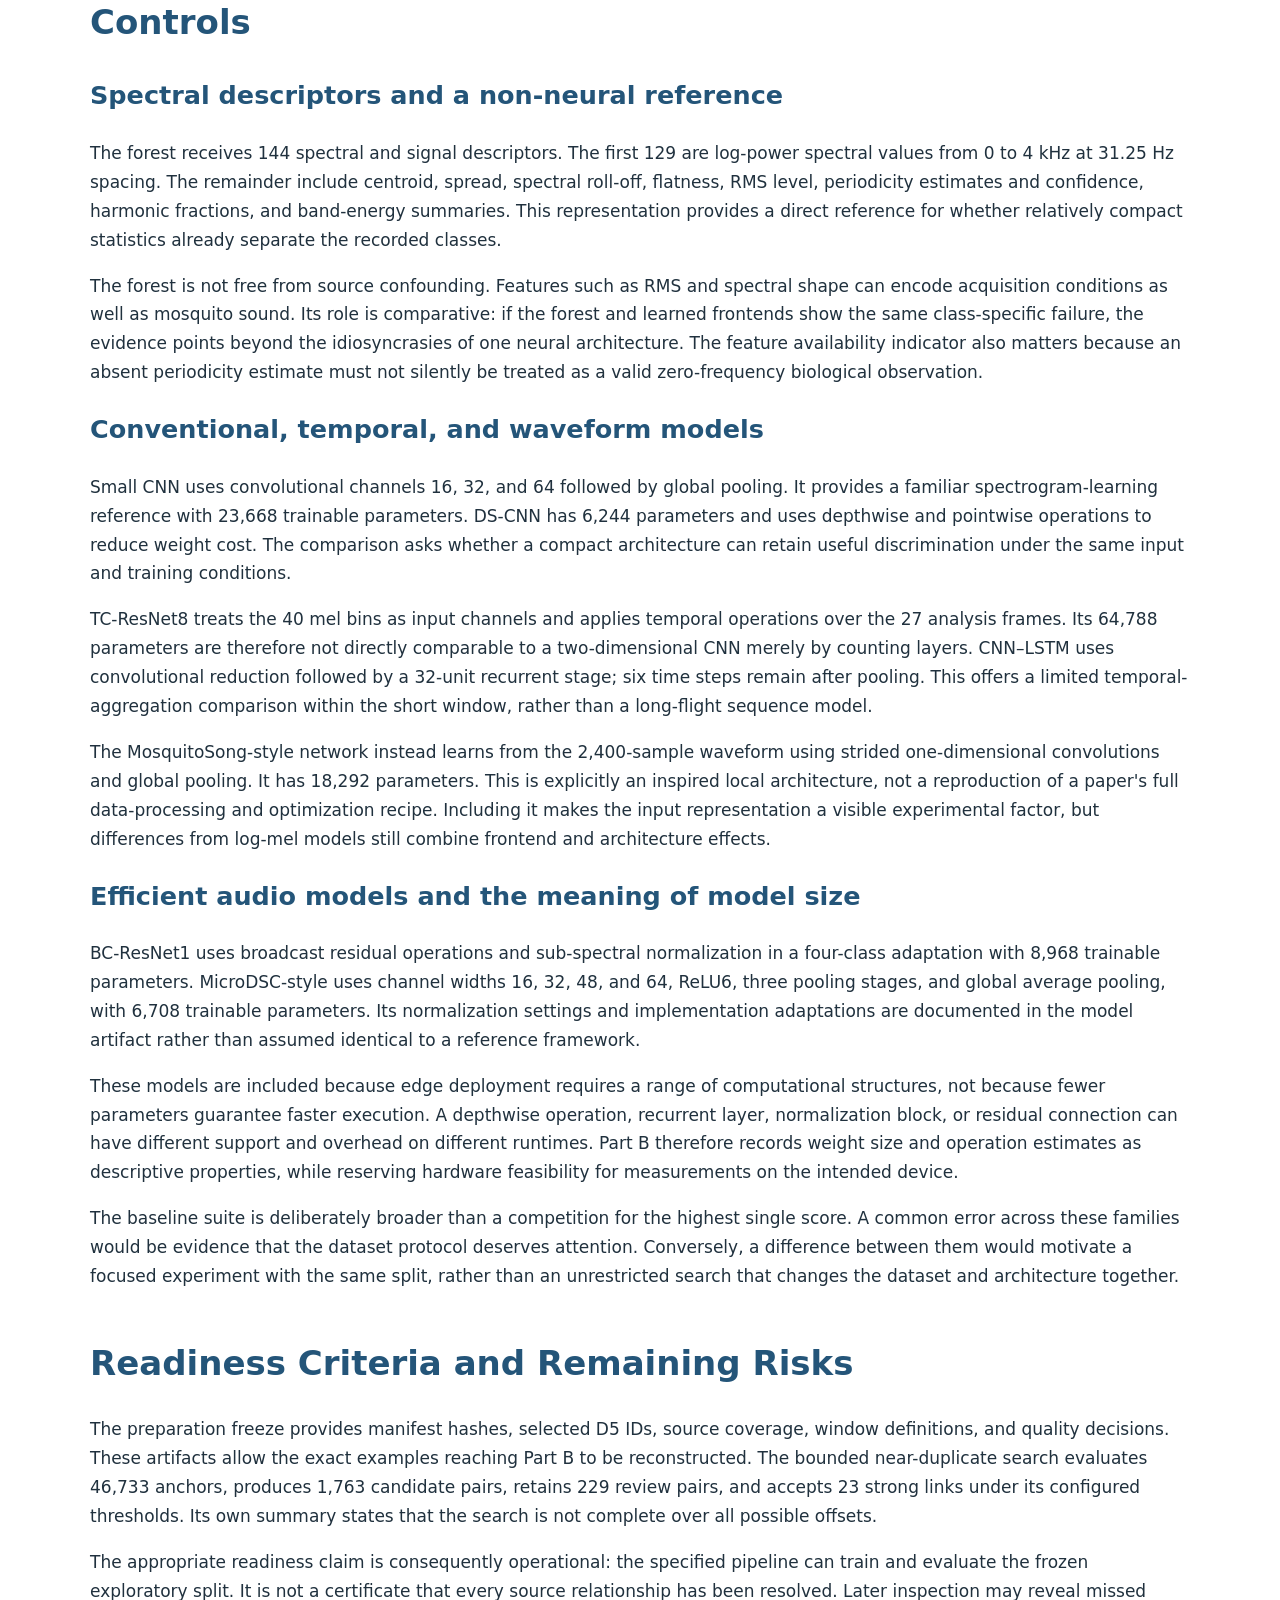
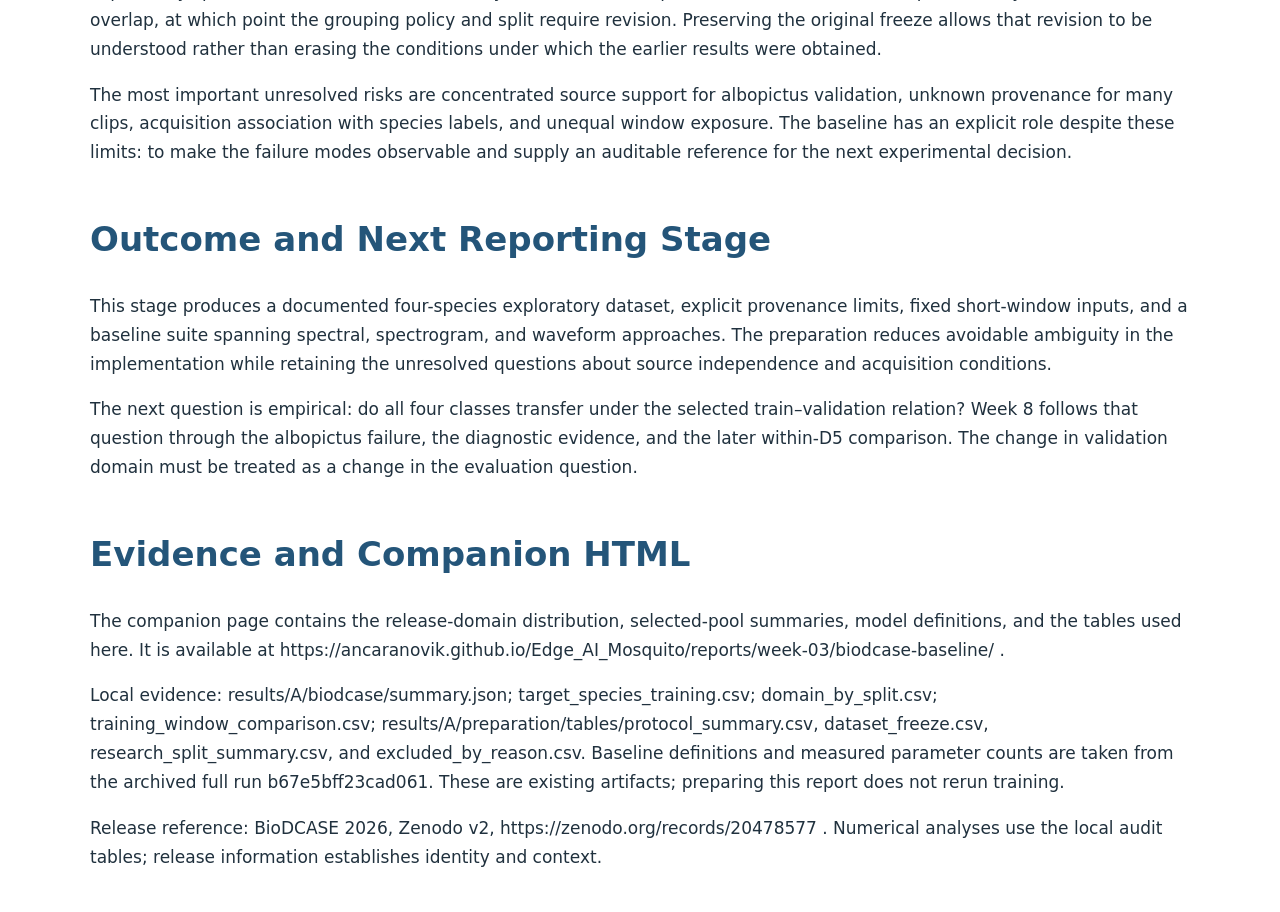
<file: reports/week-03/biodcase-baseline/index.html>
<!doctype html><html lang="en"><head><meta charset="utf-8"><meta name="viewport" content="width=device-width,initial-scale=1"><meta http-equiv="refresh" content="0;url=../../../reports/week-07/biodcase-baseline/"><link rel="canonical" href="../../../reports/week-07/biodcase-baseline/"><title>Report moved to Week 7</title></head><body><p>This report is now <a href="../../../reports/week-07/biodcase-baseline/">Week 7</a>.</p></body></html>
</file>
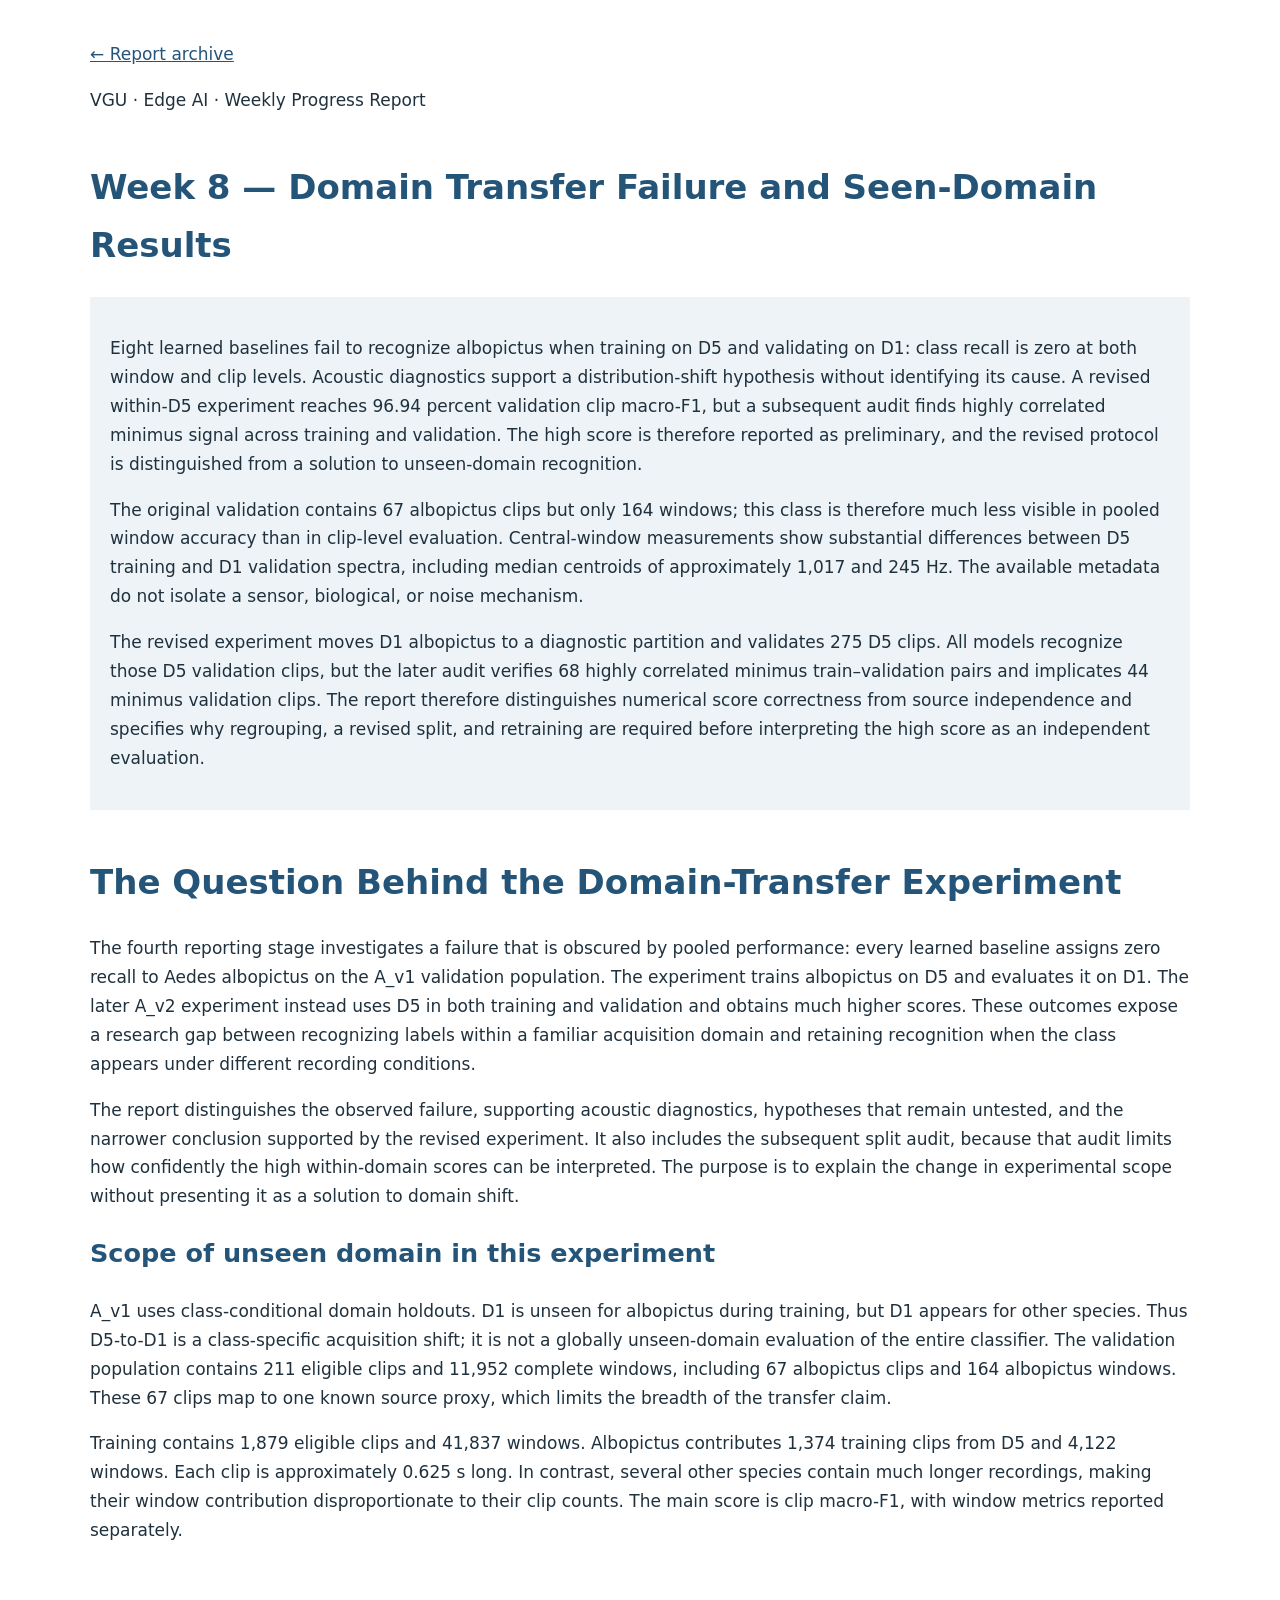
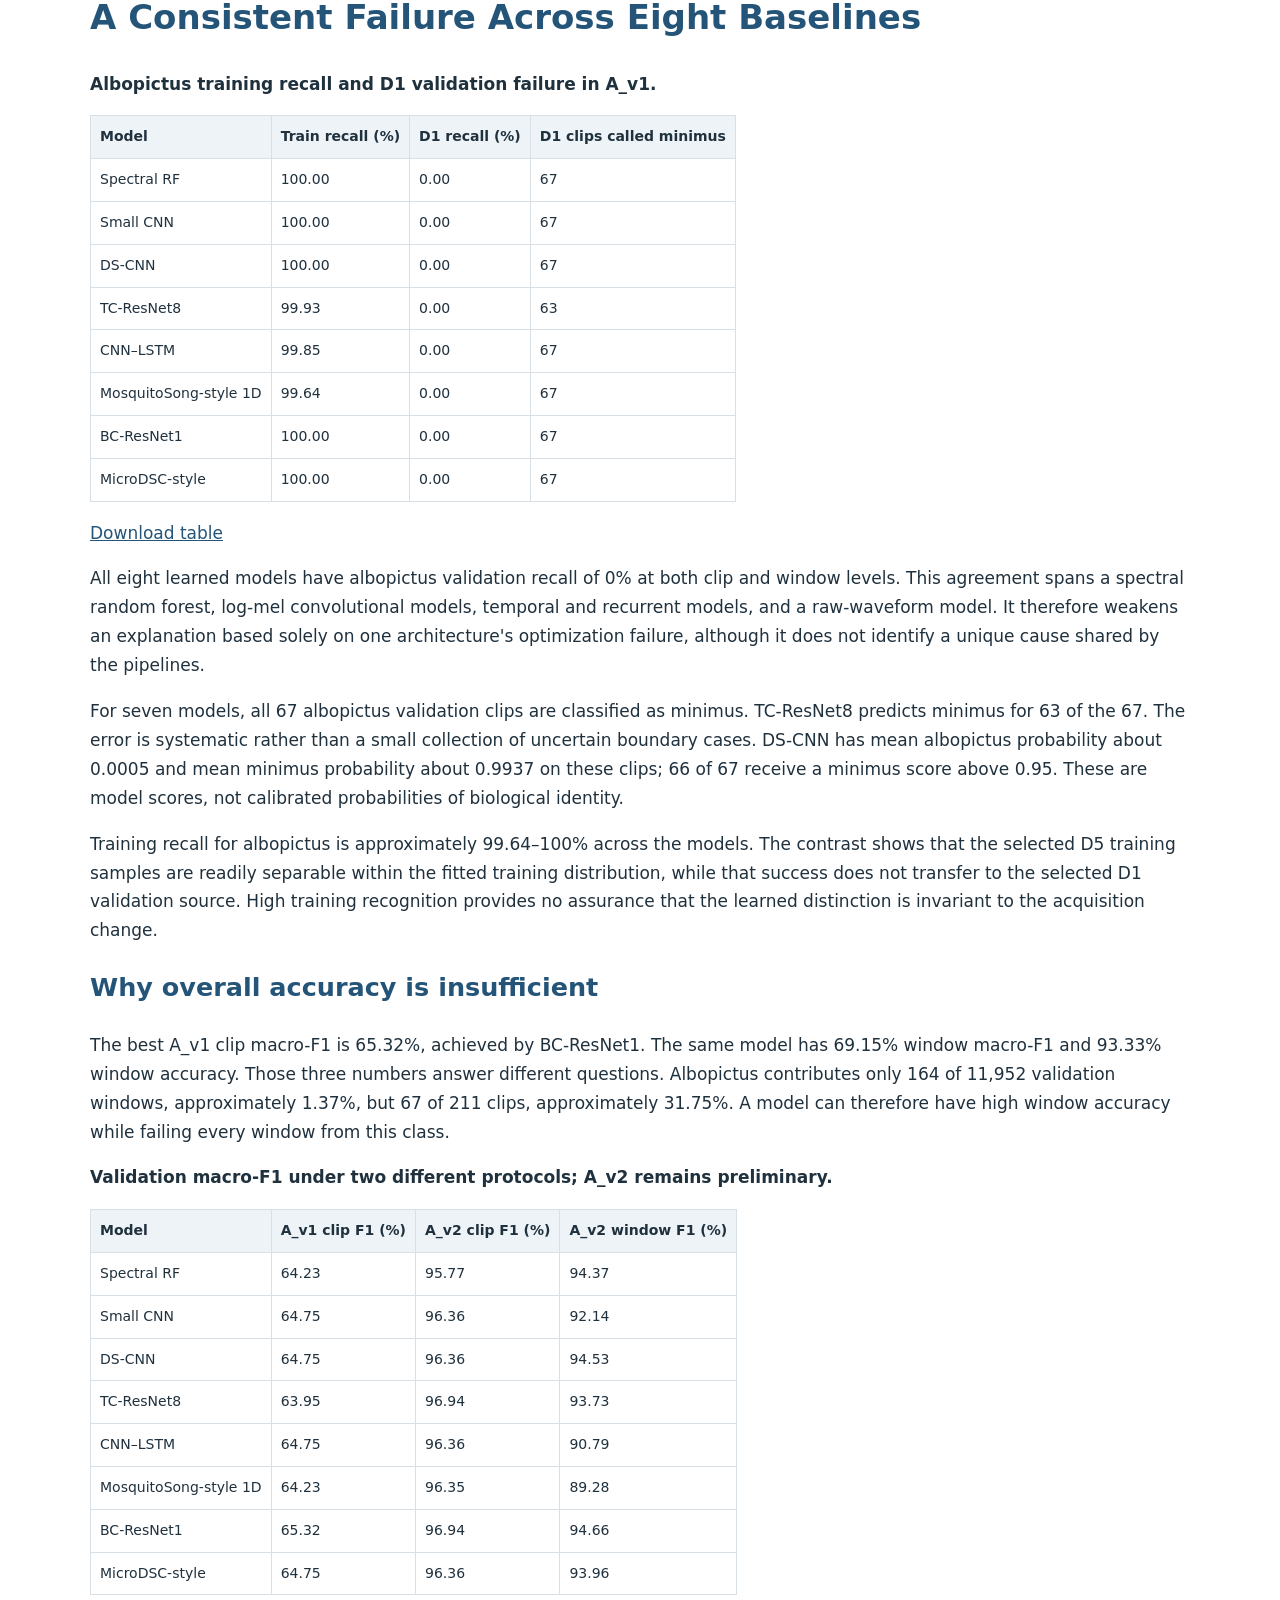
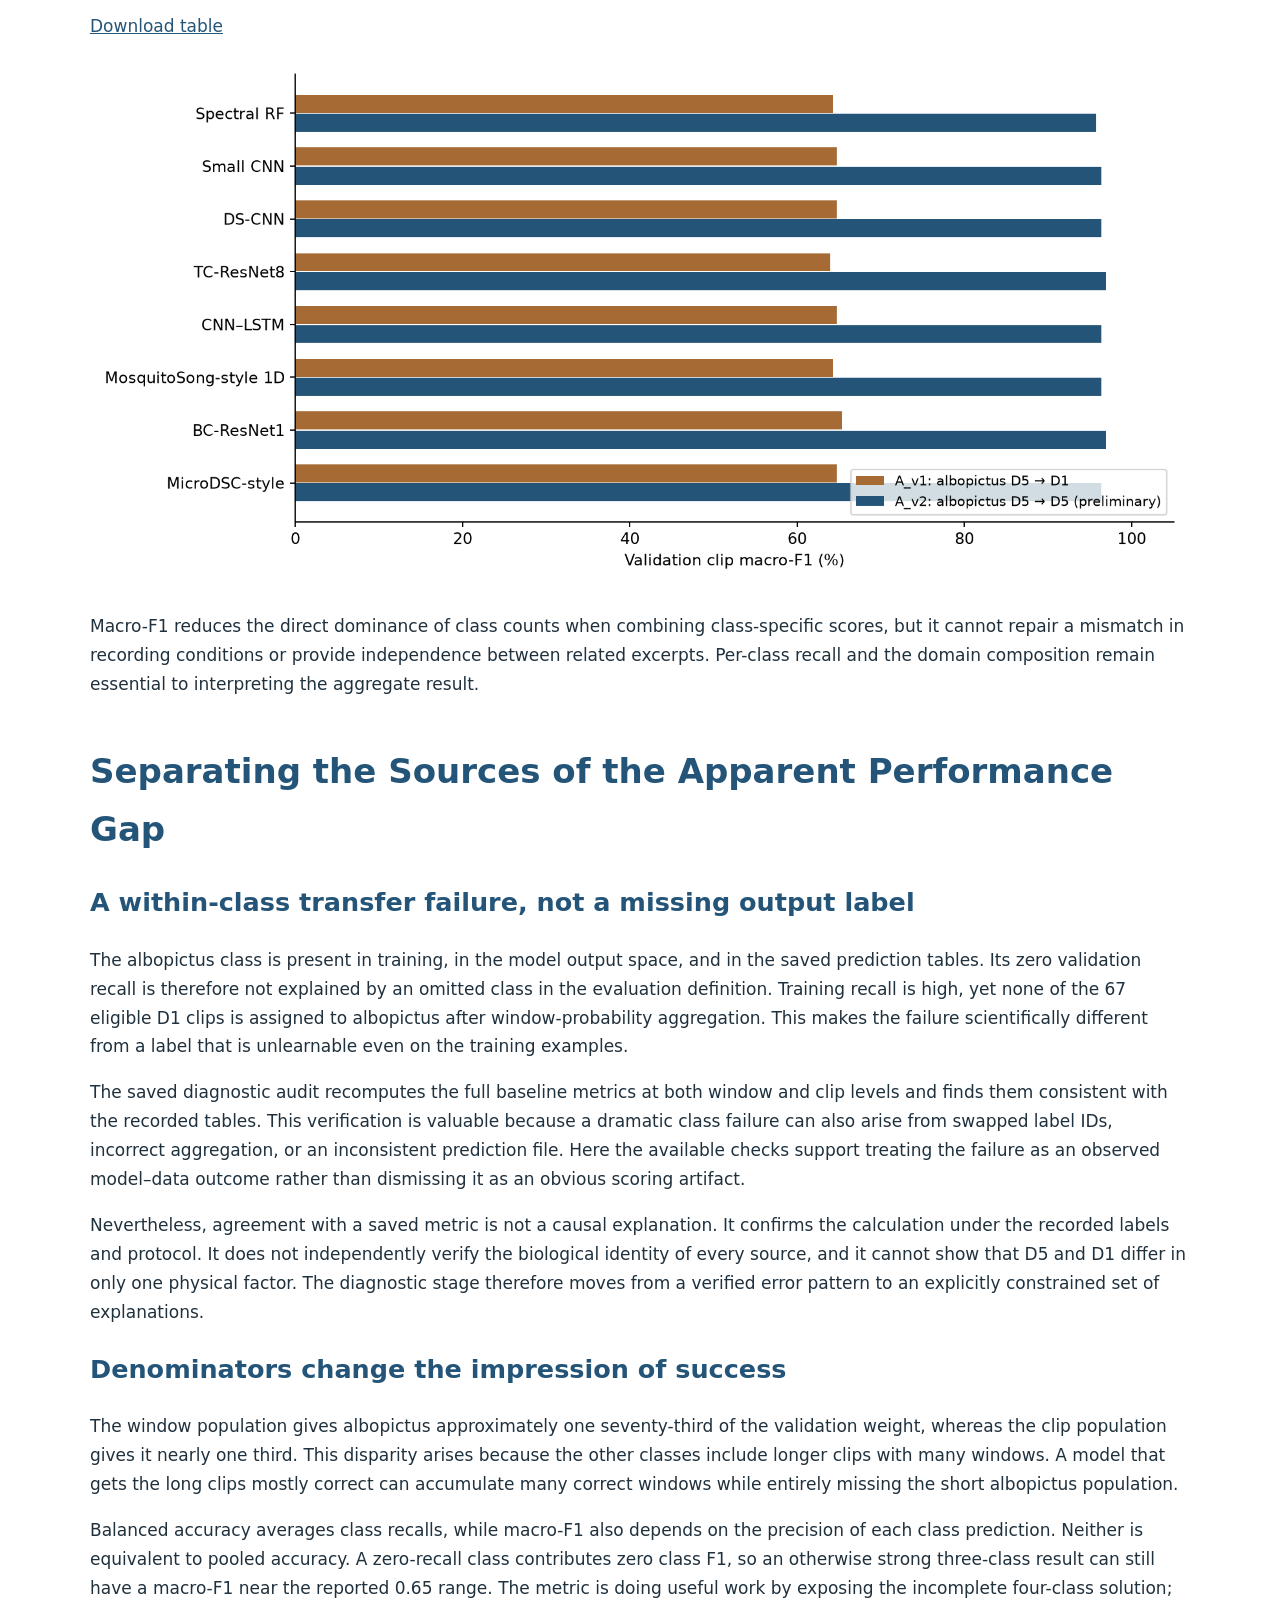
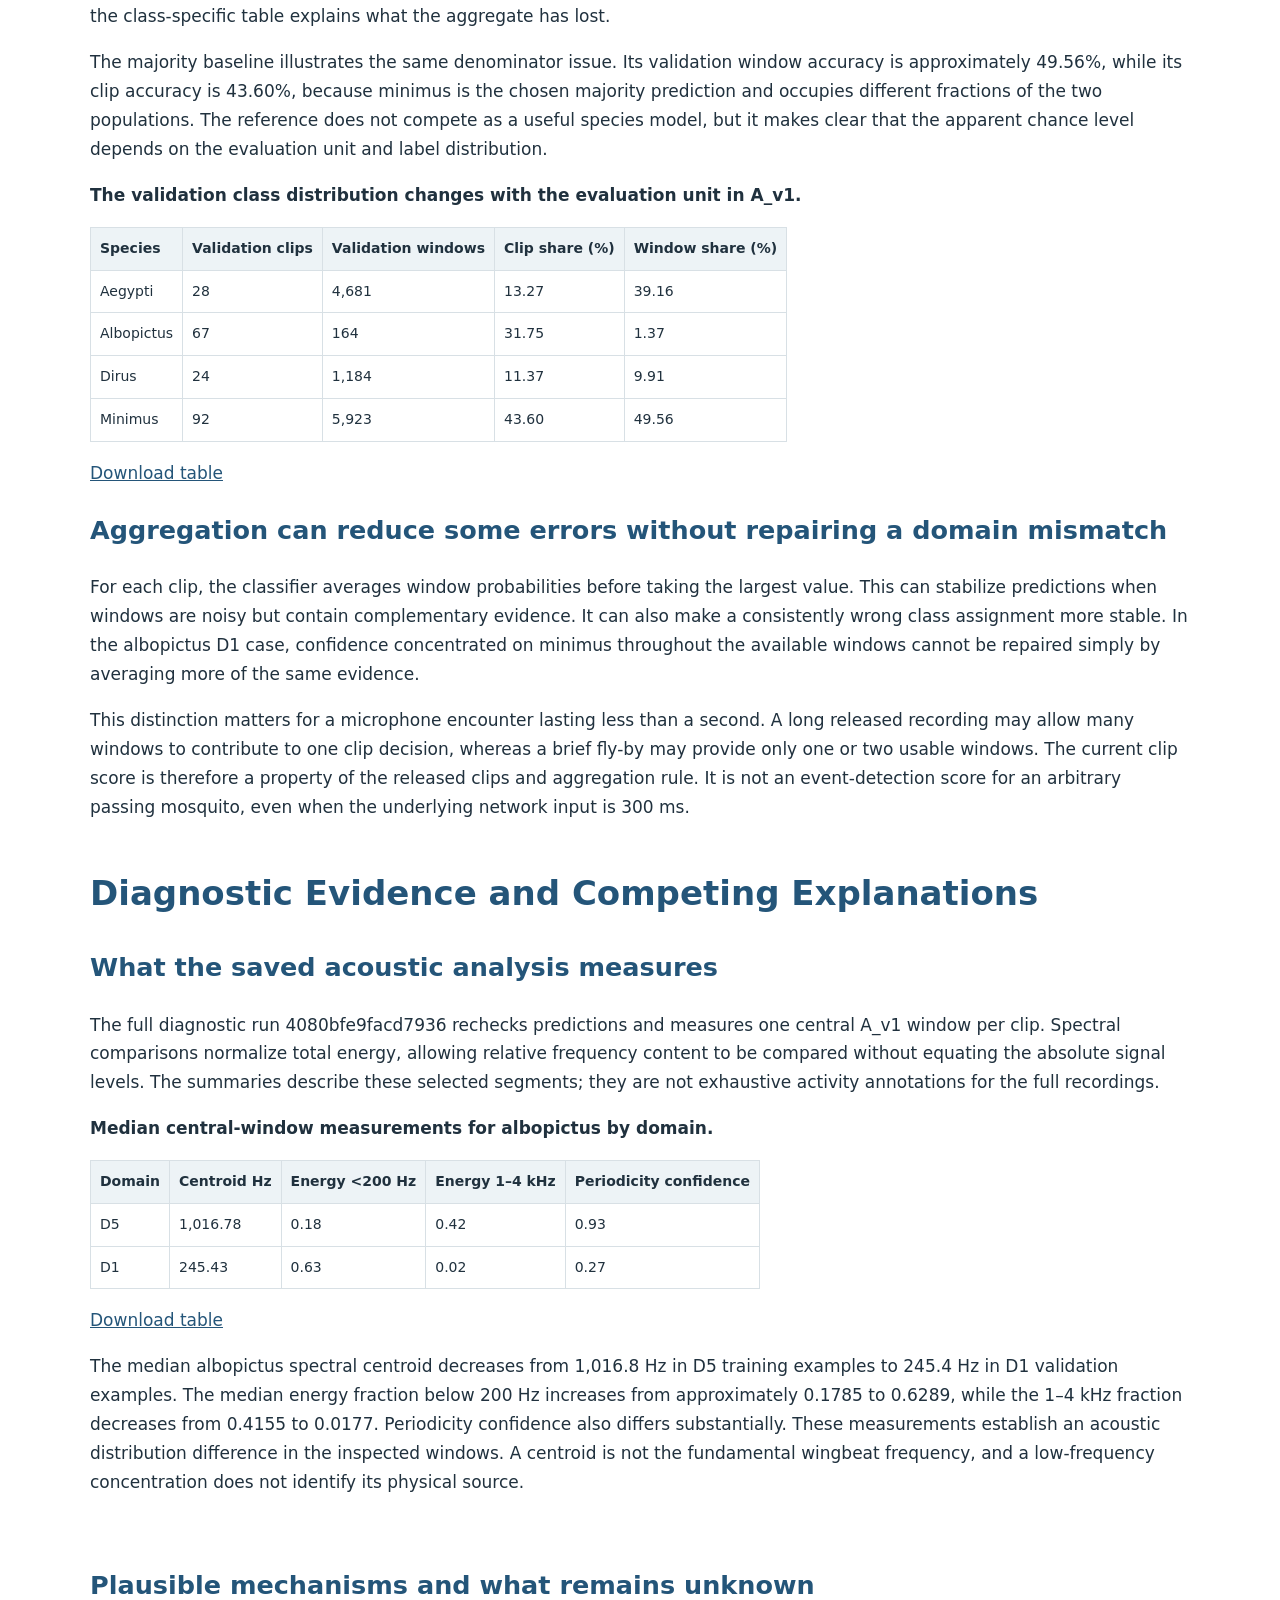
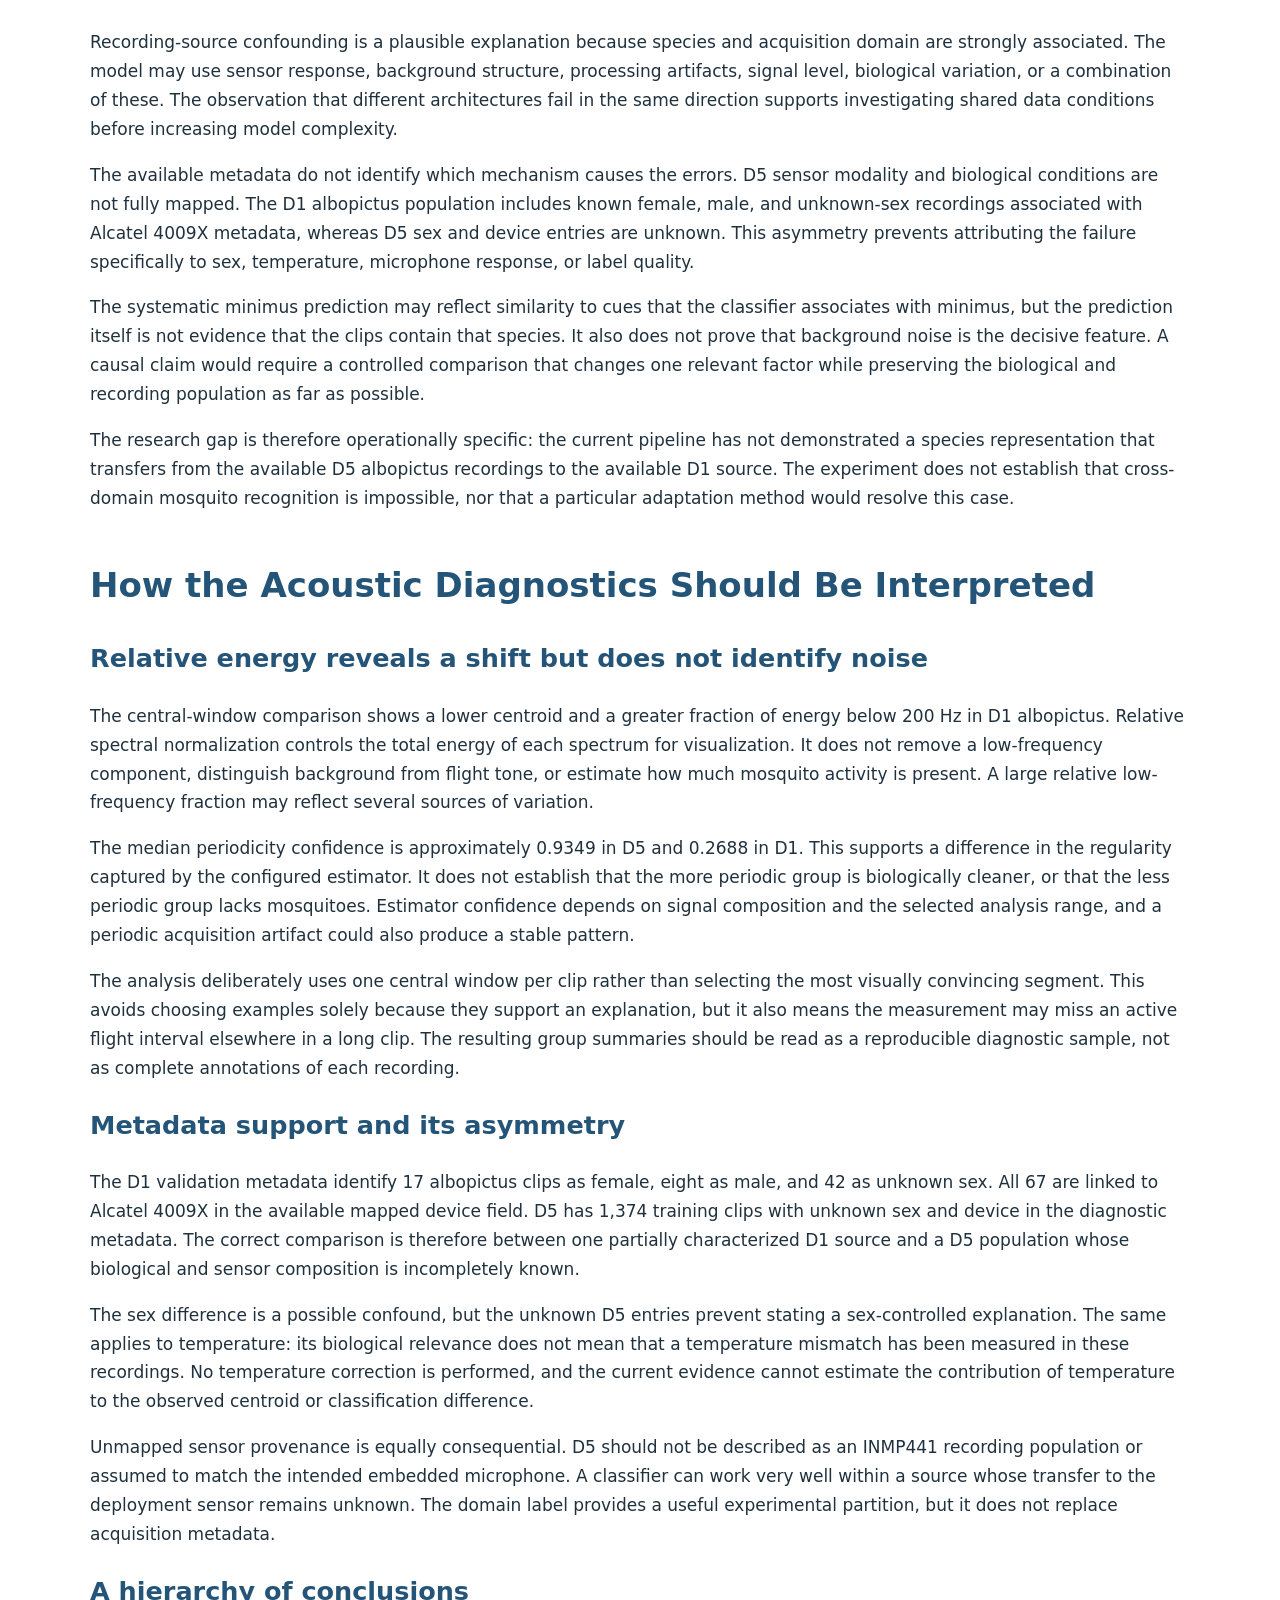
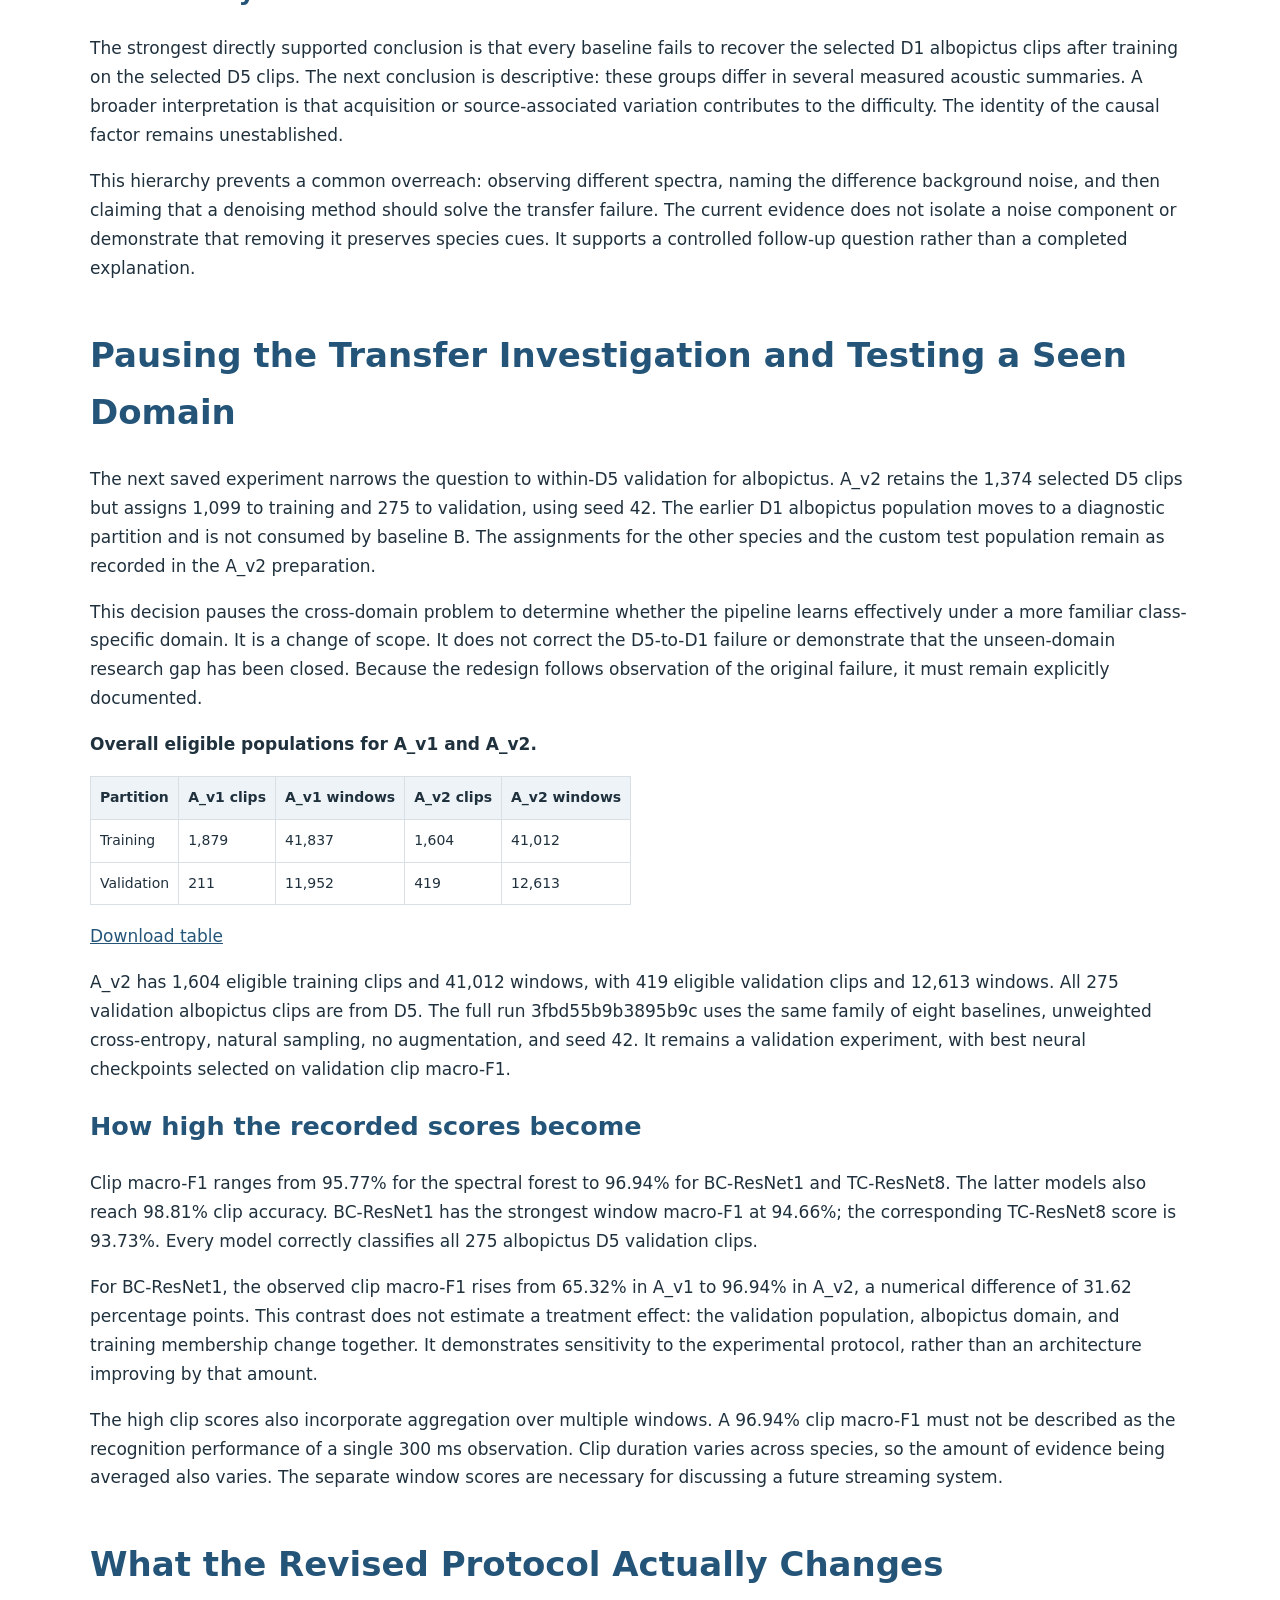
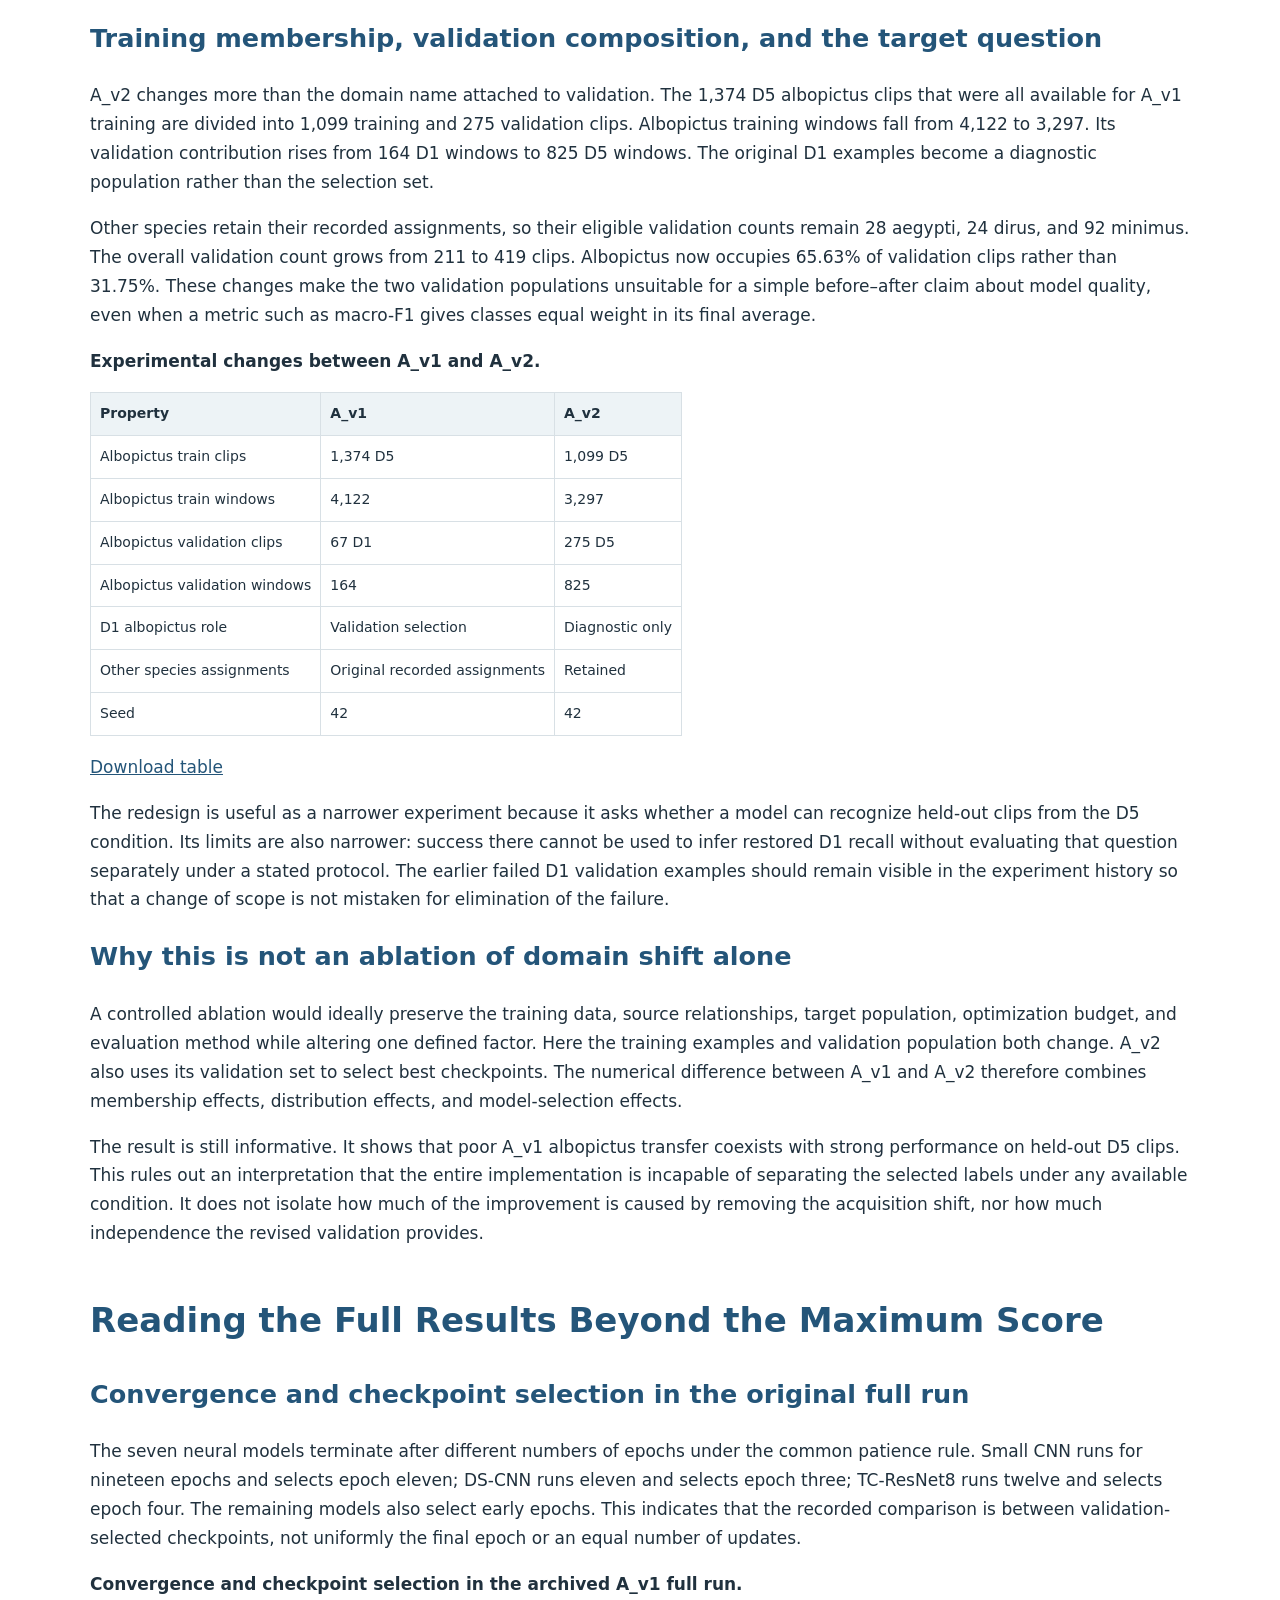
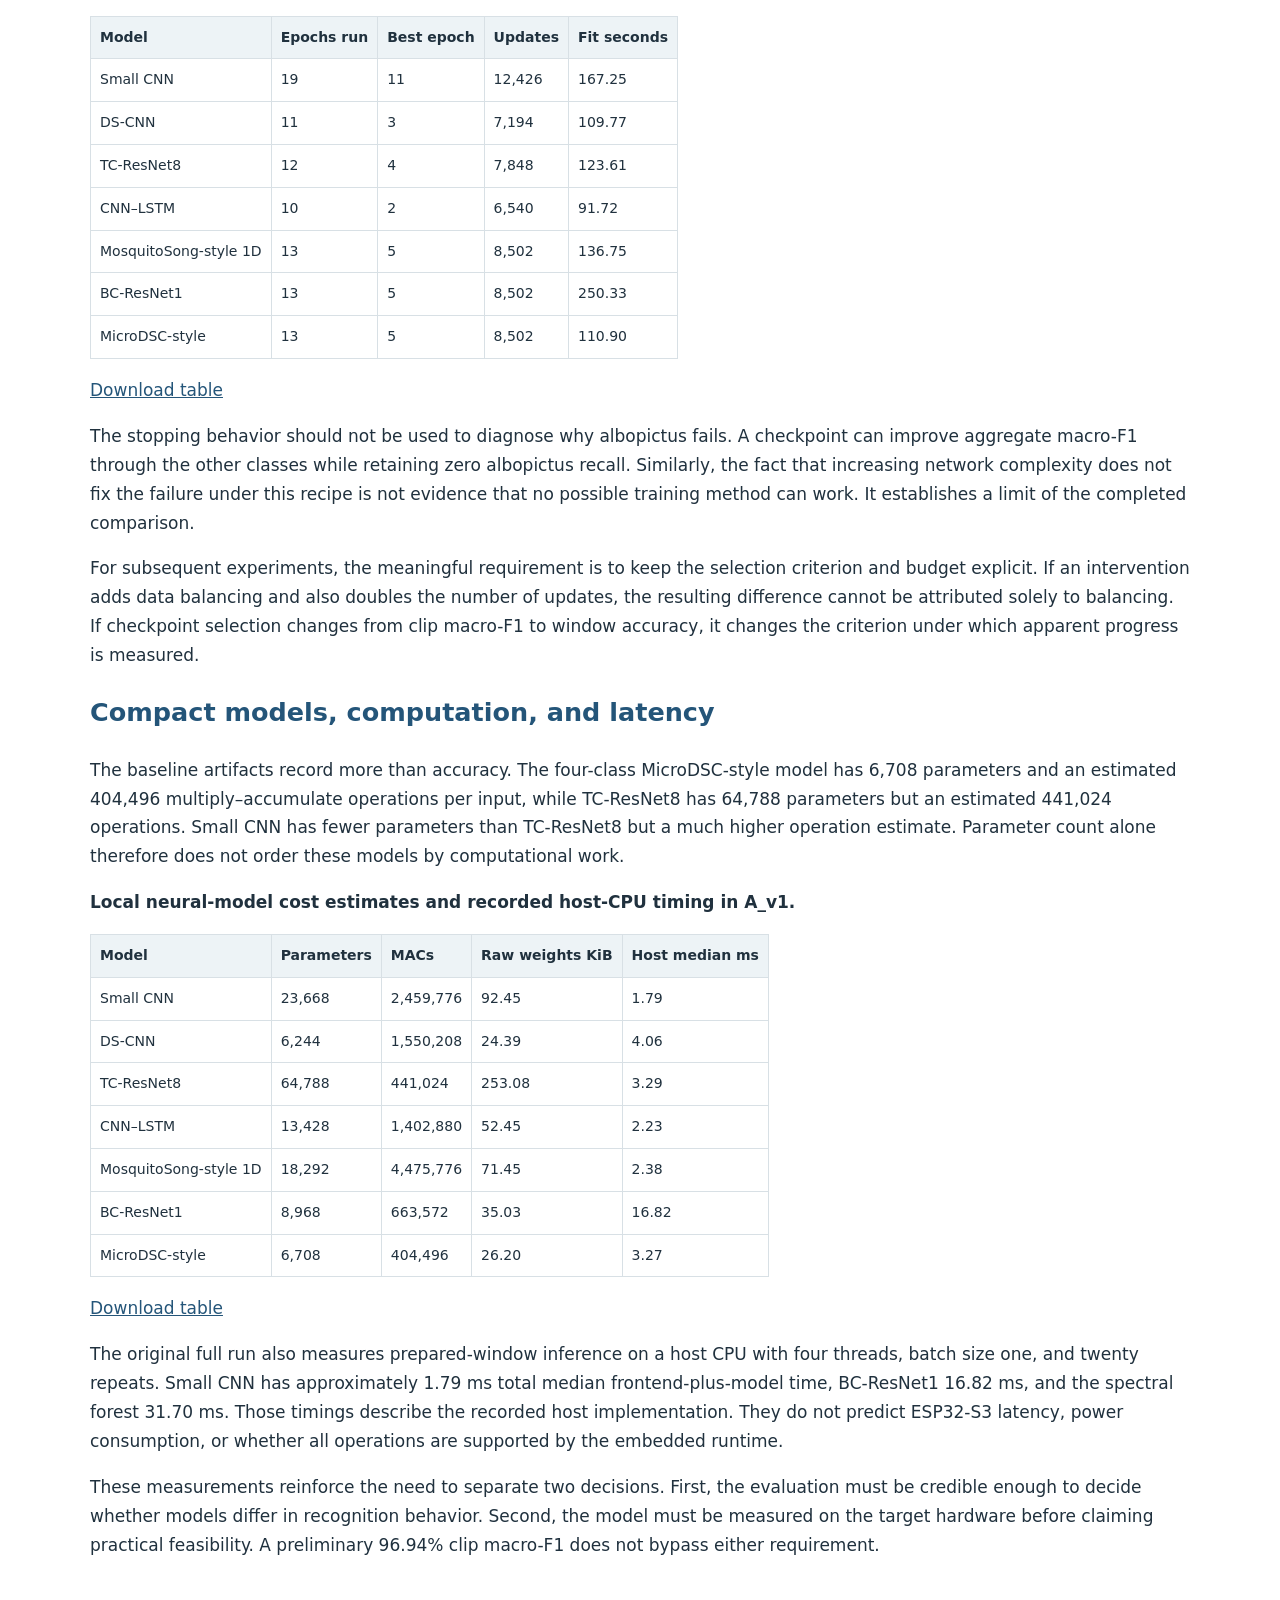
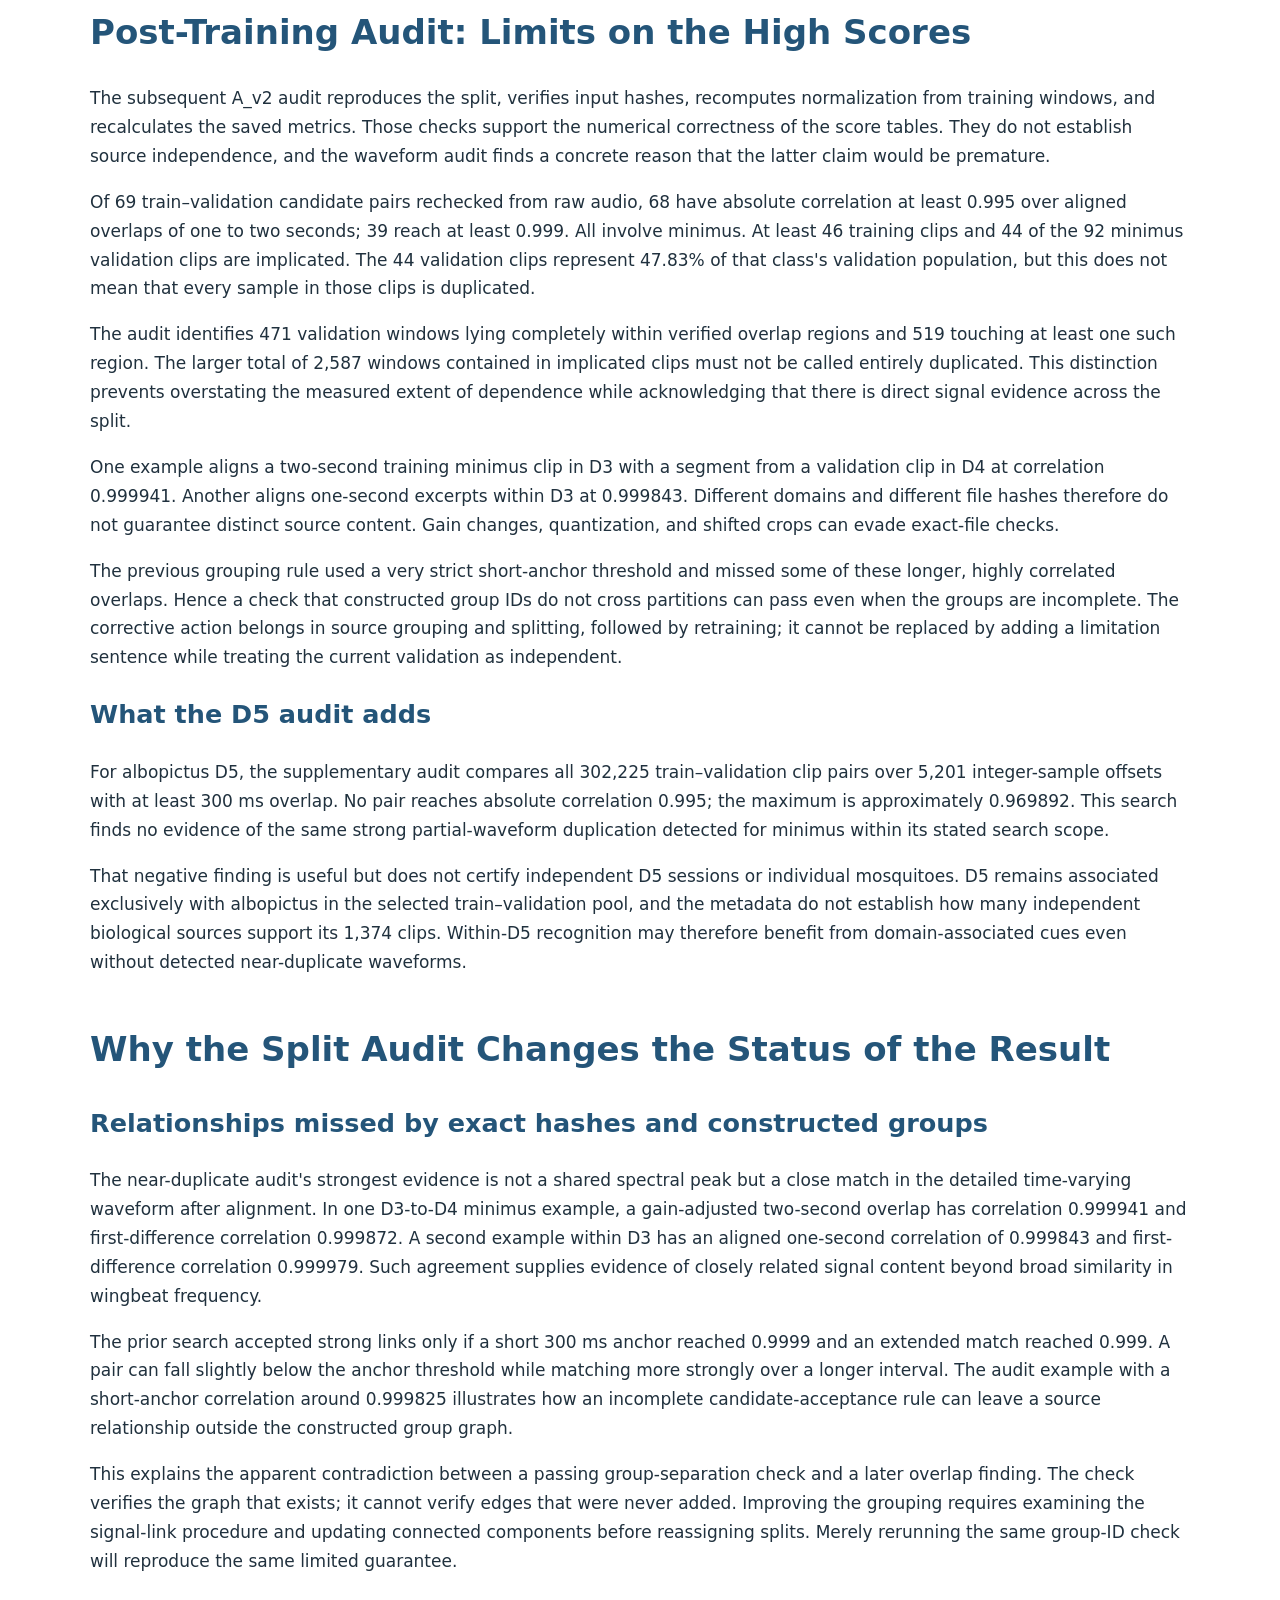
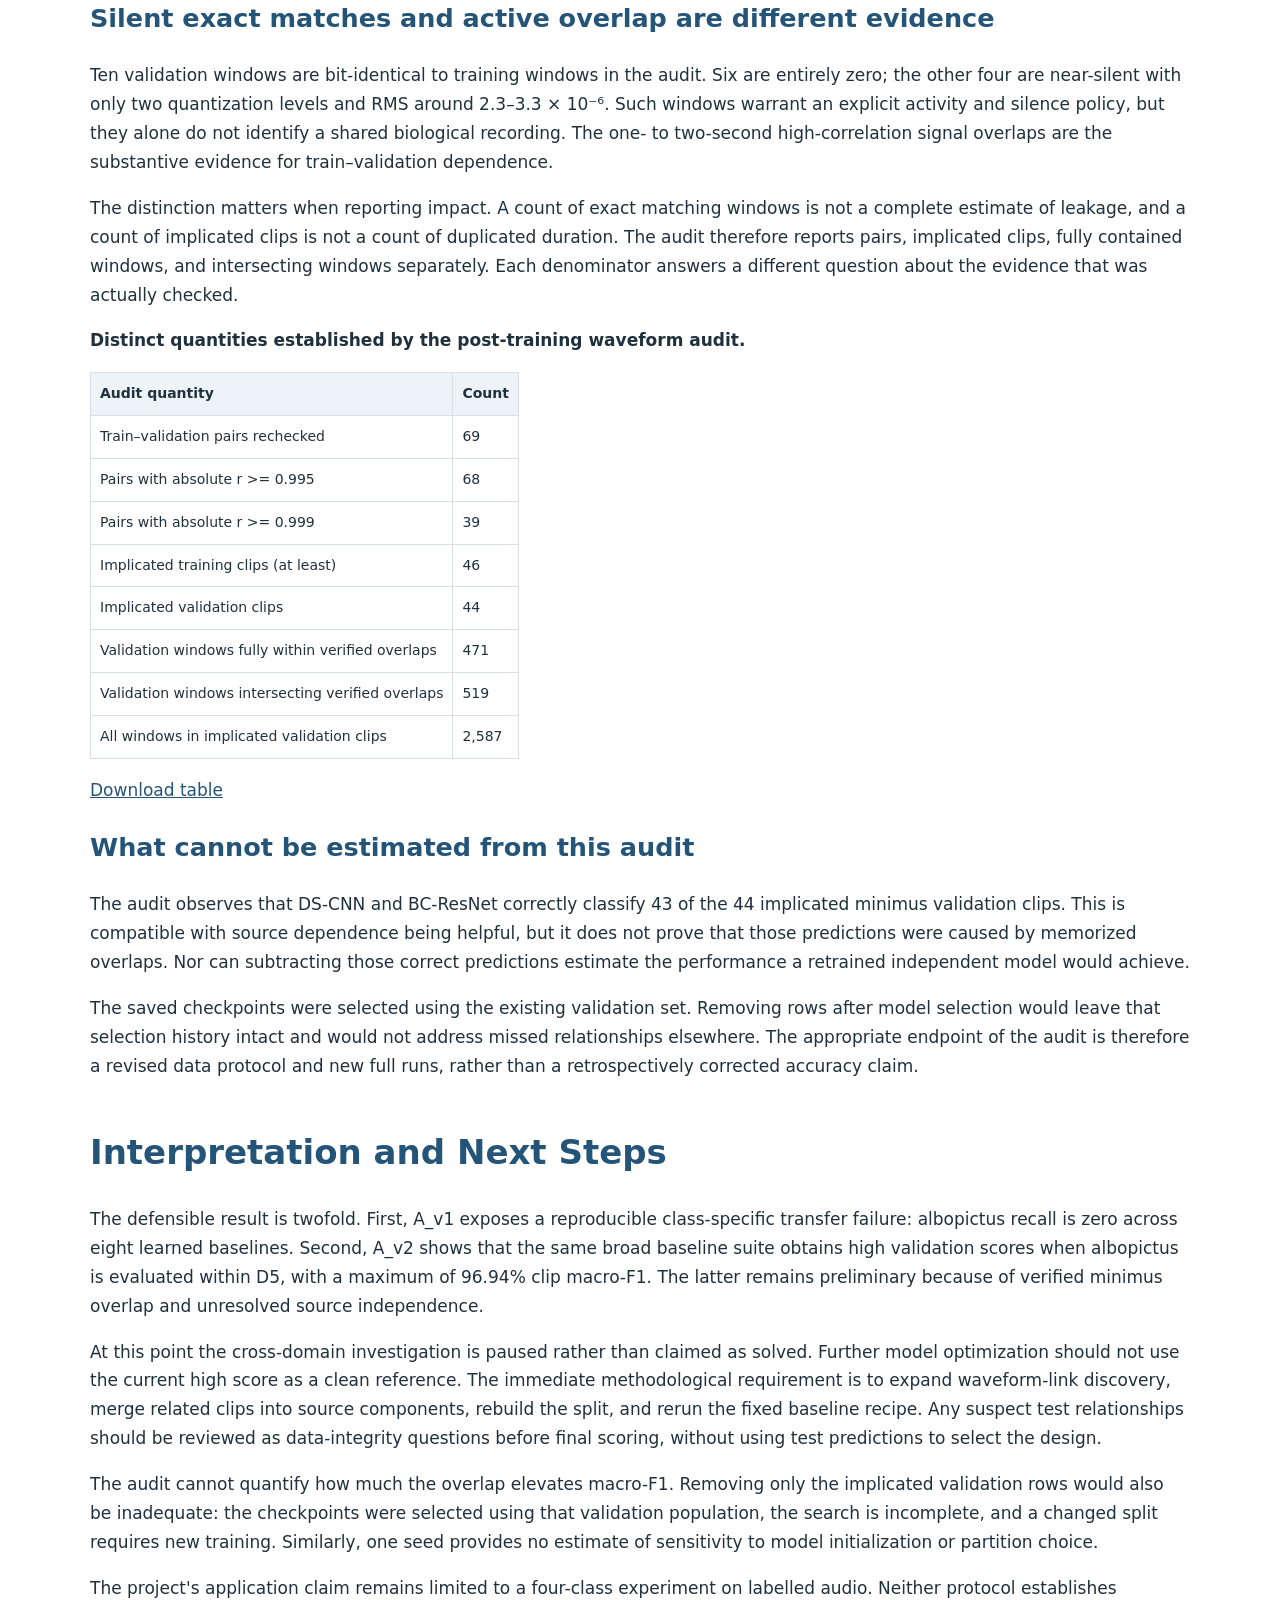
<file: reports/week-04/domain-gap/index.html>
<!doctype html><html lang="en"><head><meta charset="utf-8"><meta name="viewport" content="width=device-width,initial-scale=1"><meta http-equiv="refresh" content="0;url=../../../reports/week-08/domain-gap/"><link rel="canonical" href="../../../reports/week-08/domain-gap/"><title>Report moved to Week 8</title></head><body><p>This report is now <a href="../../../reports/week-08/domain-gap/">Week 8</a>.</p></body></html>
</file>
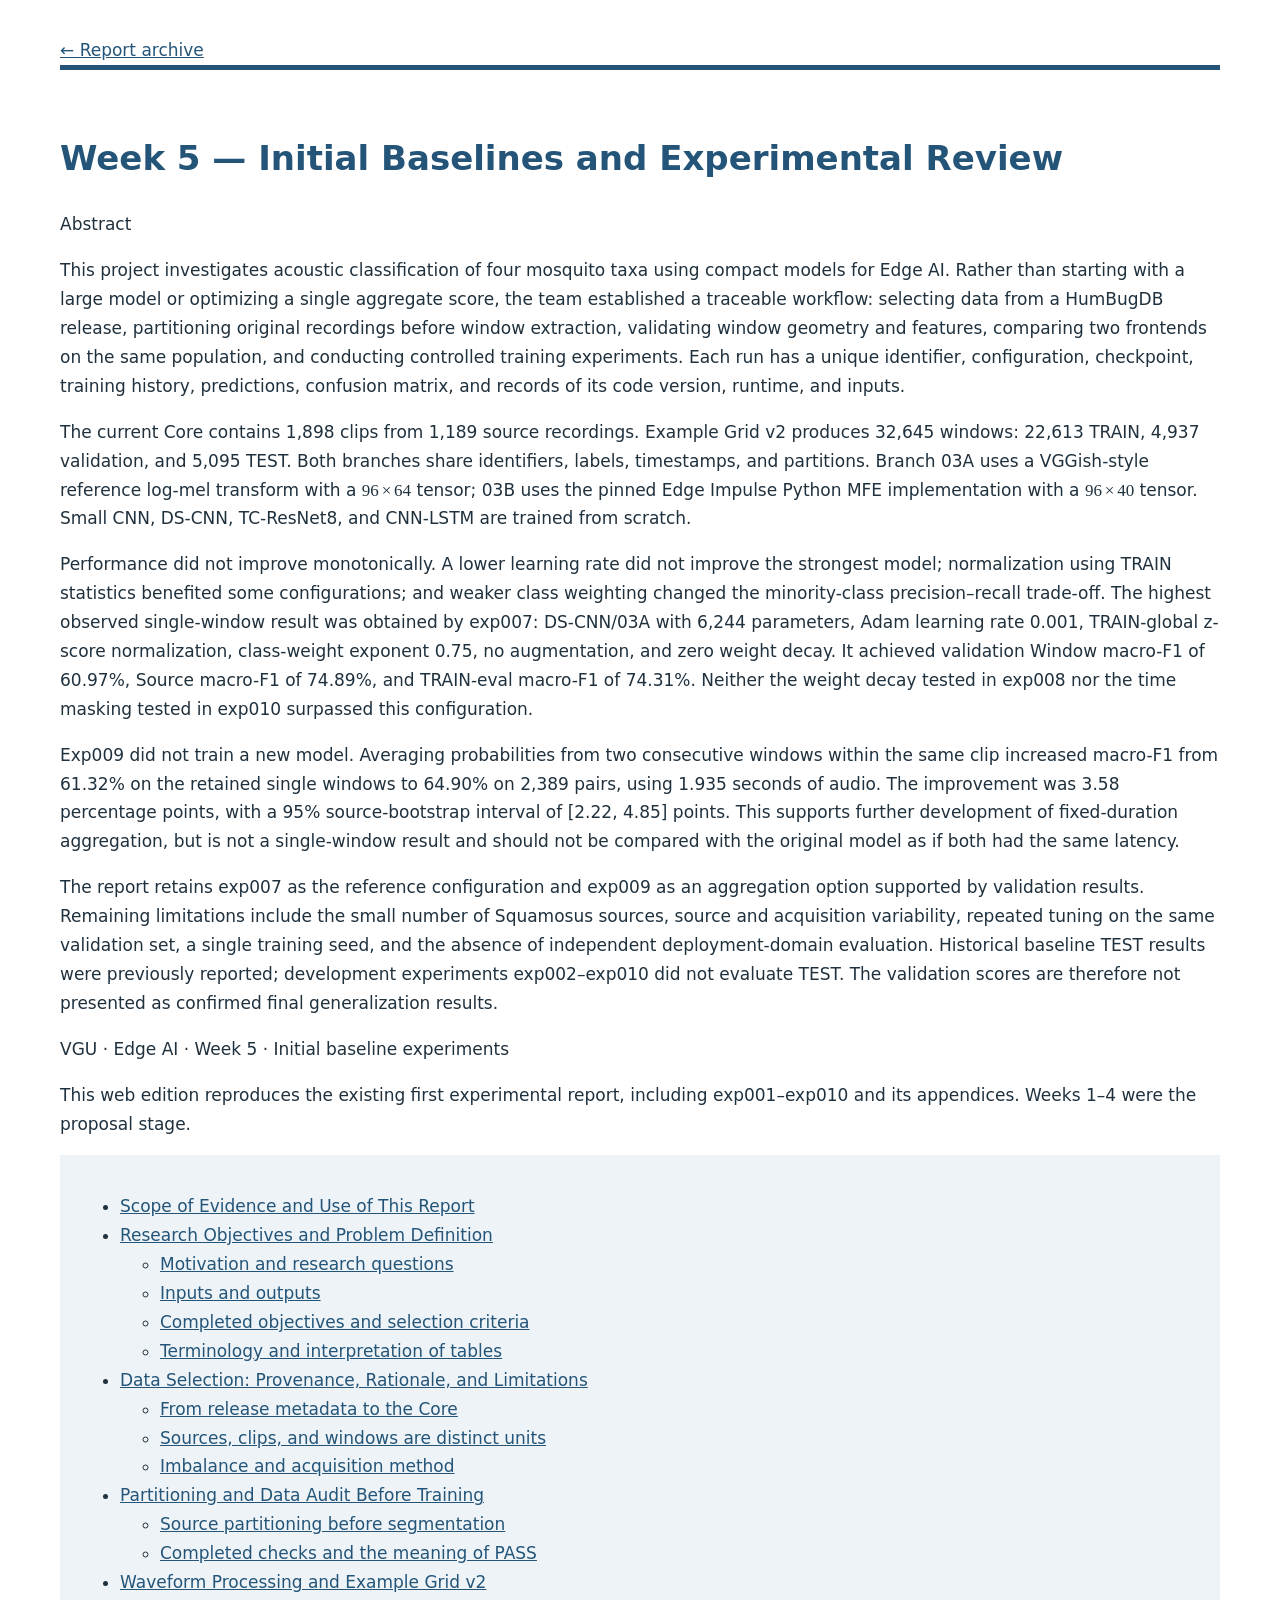
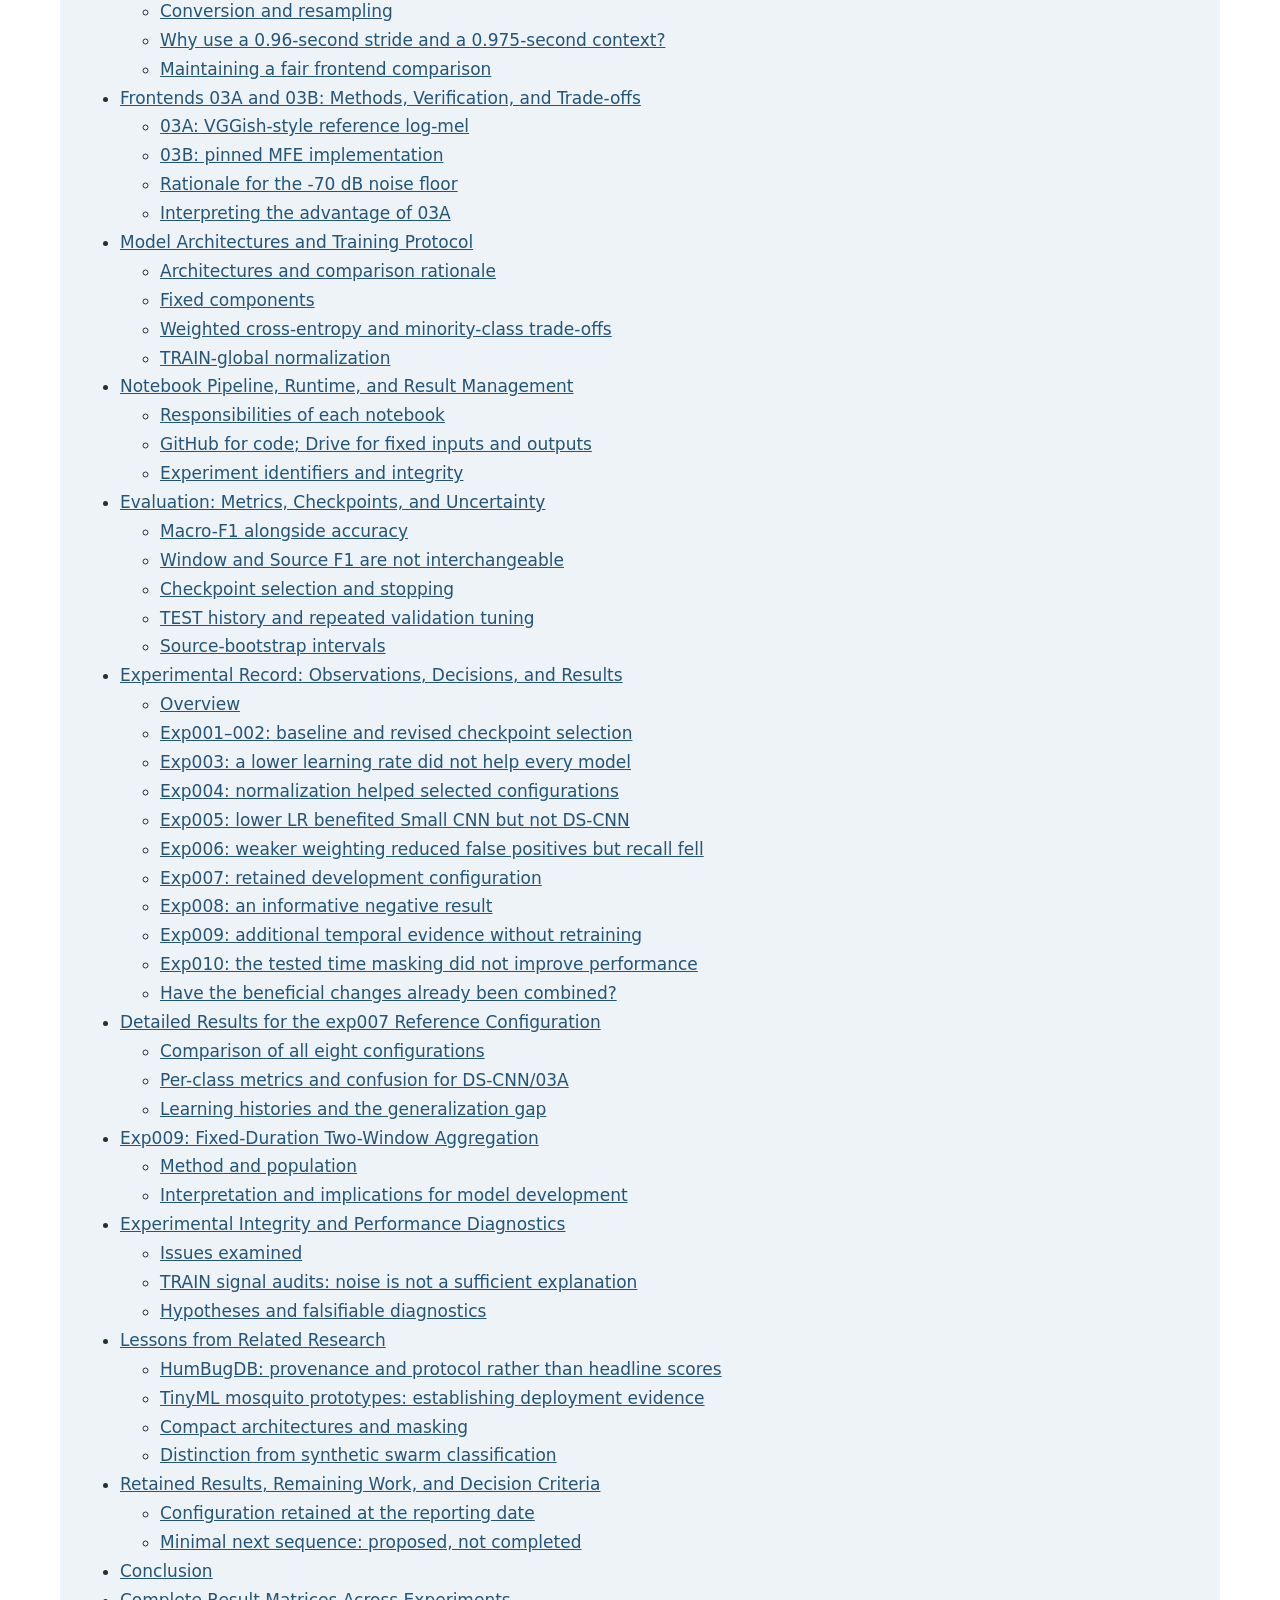
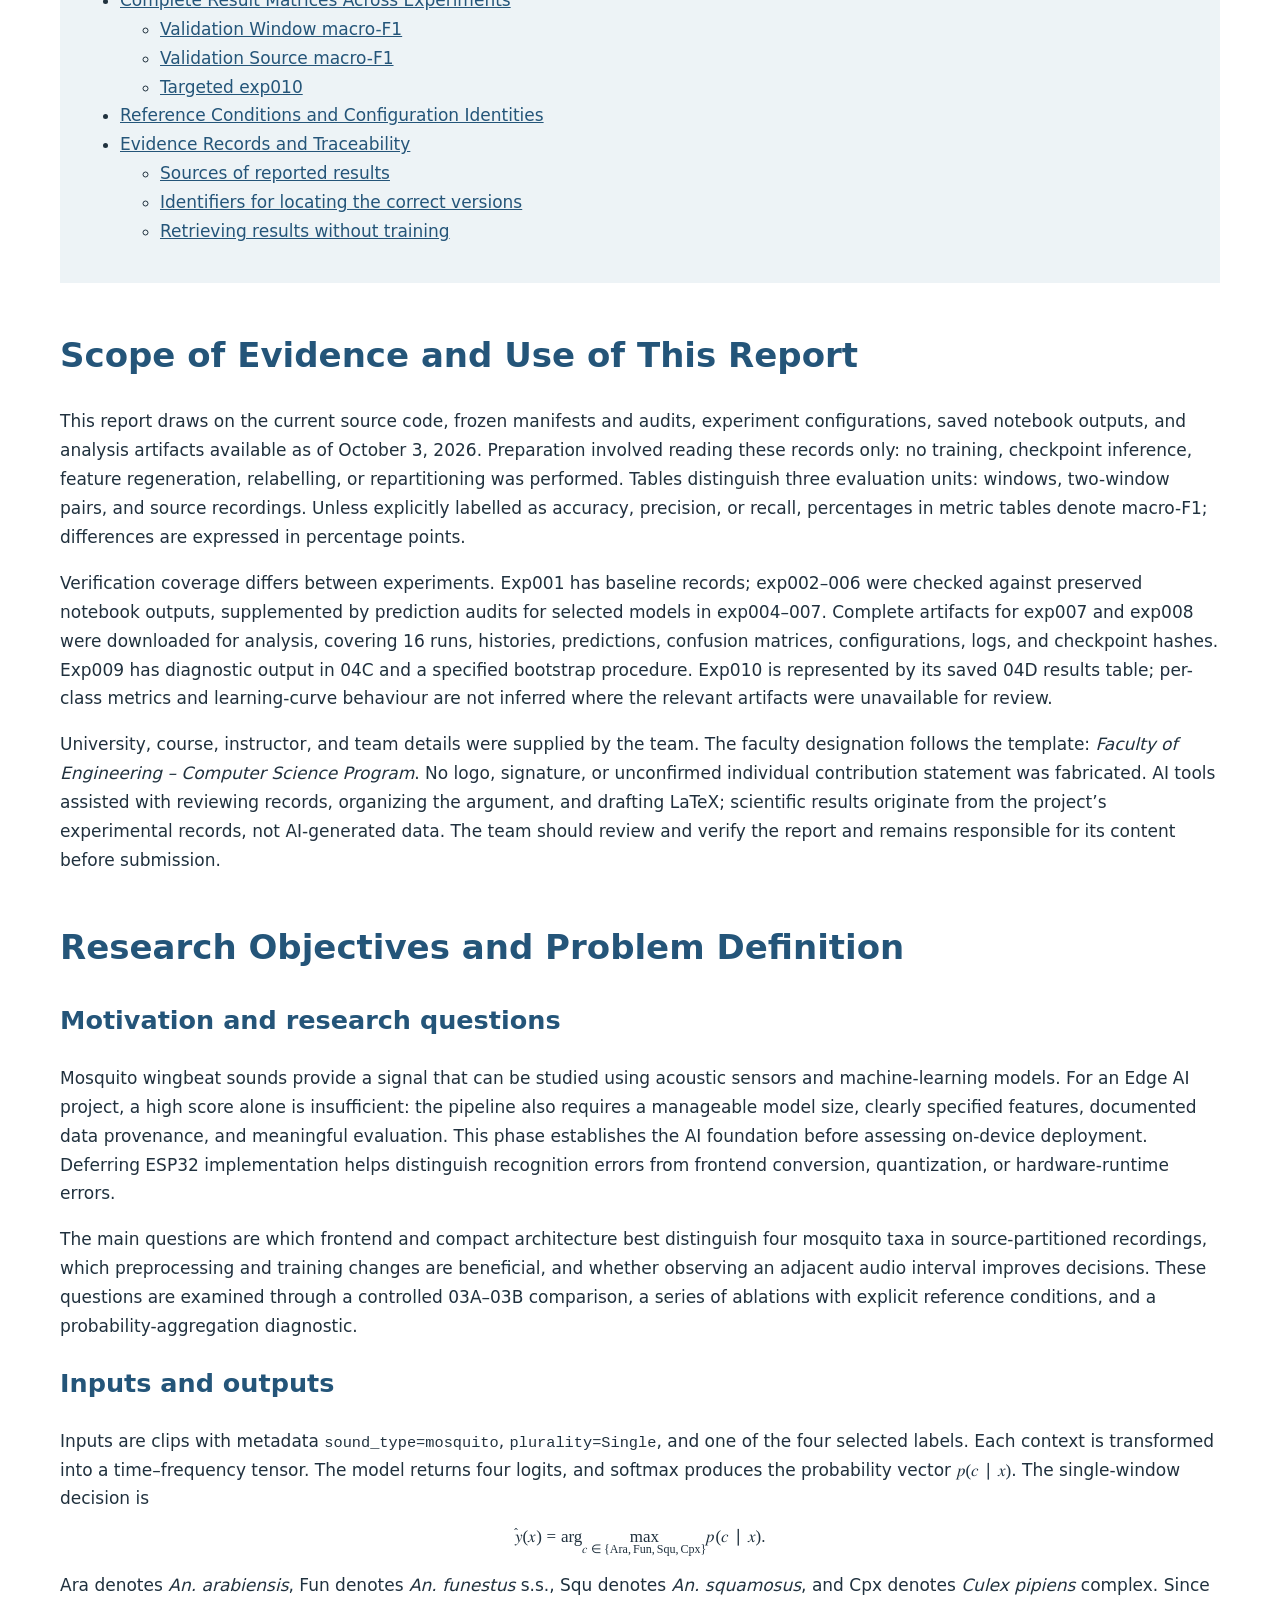
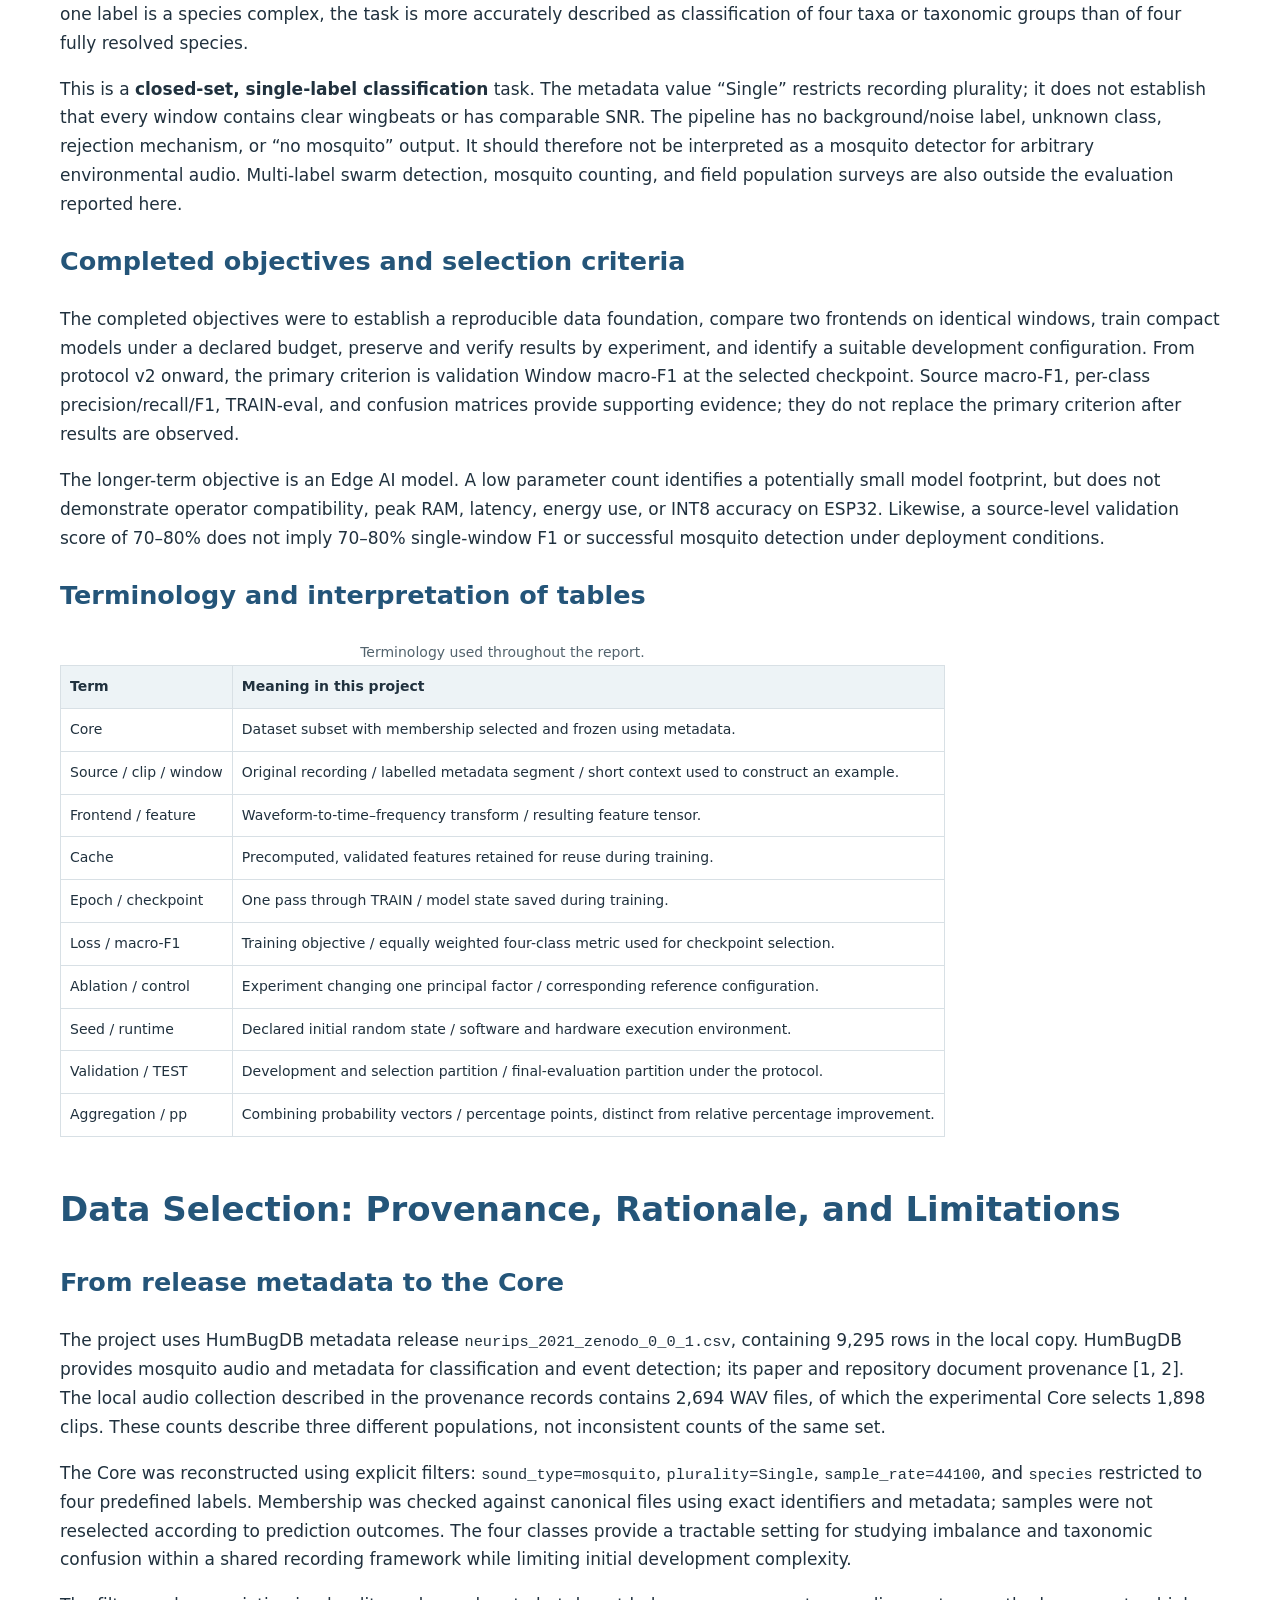
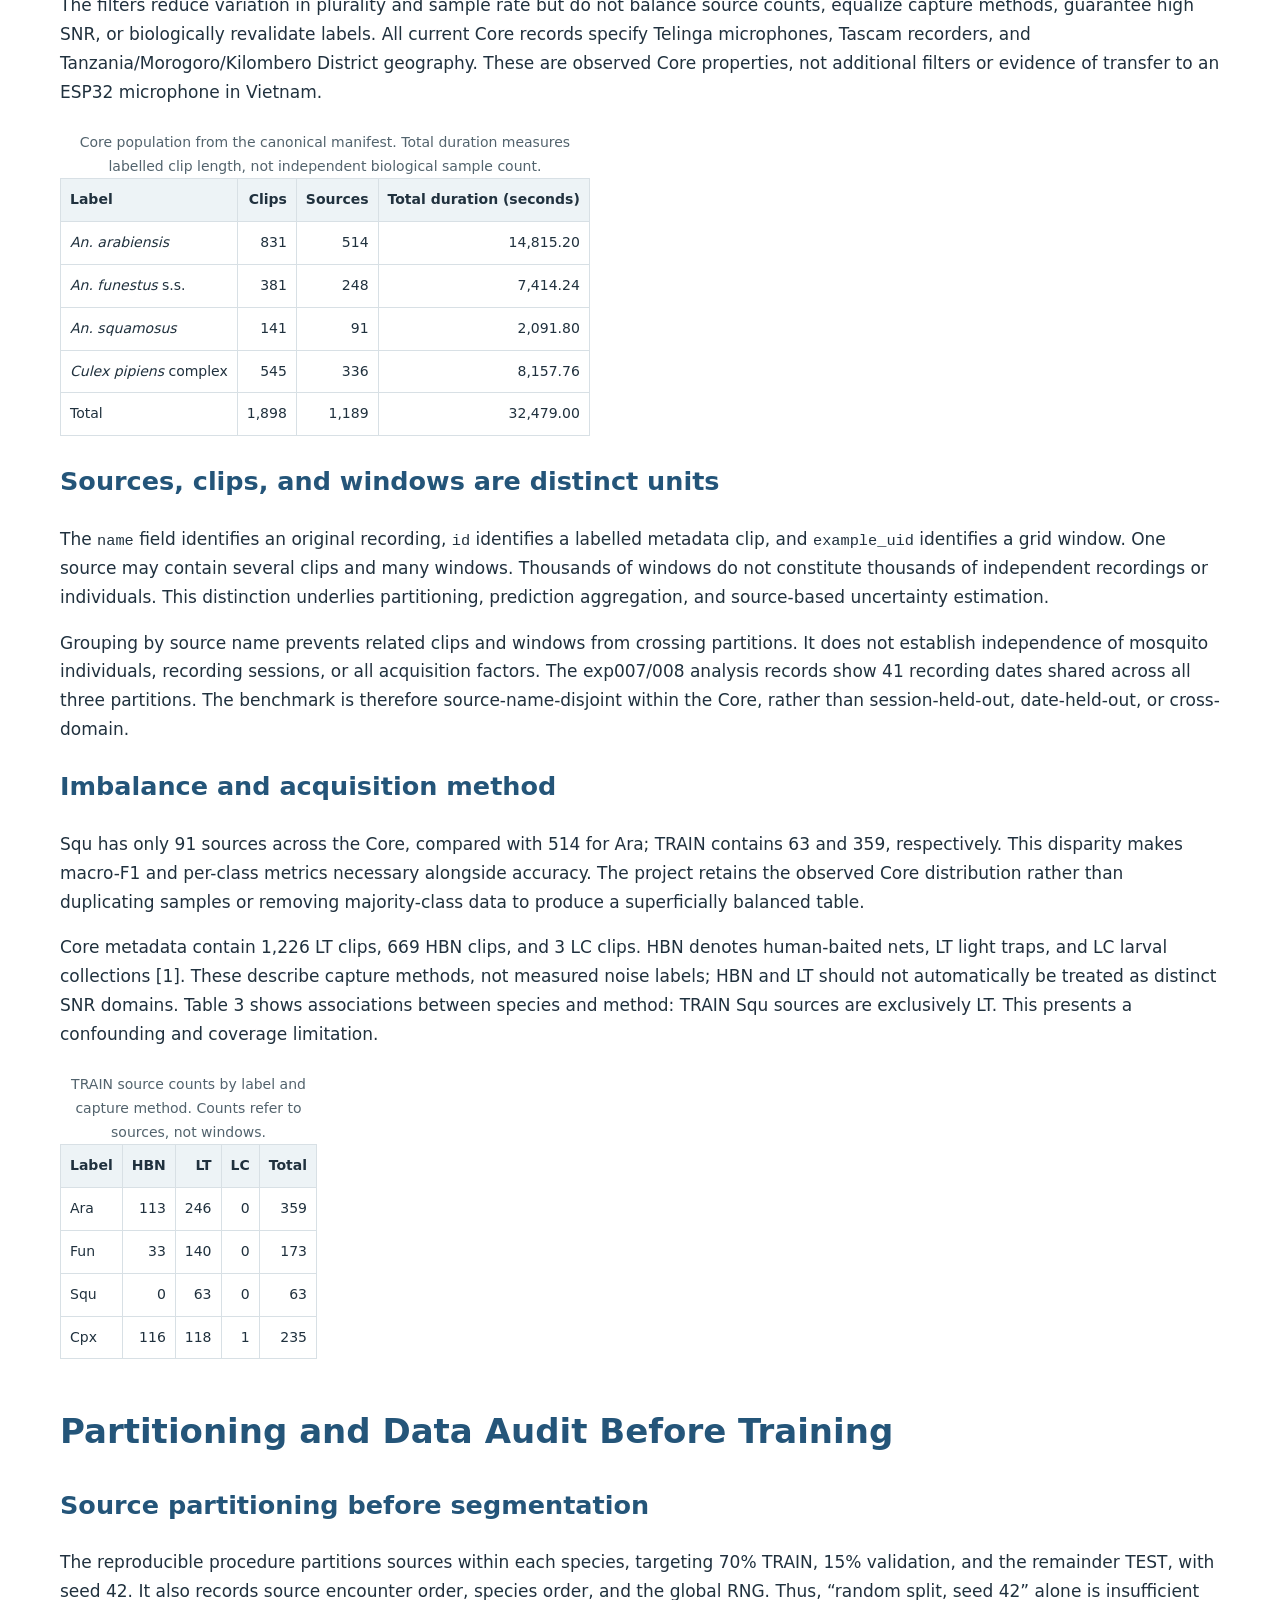
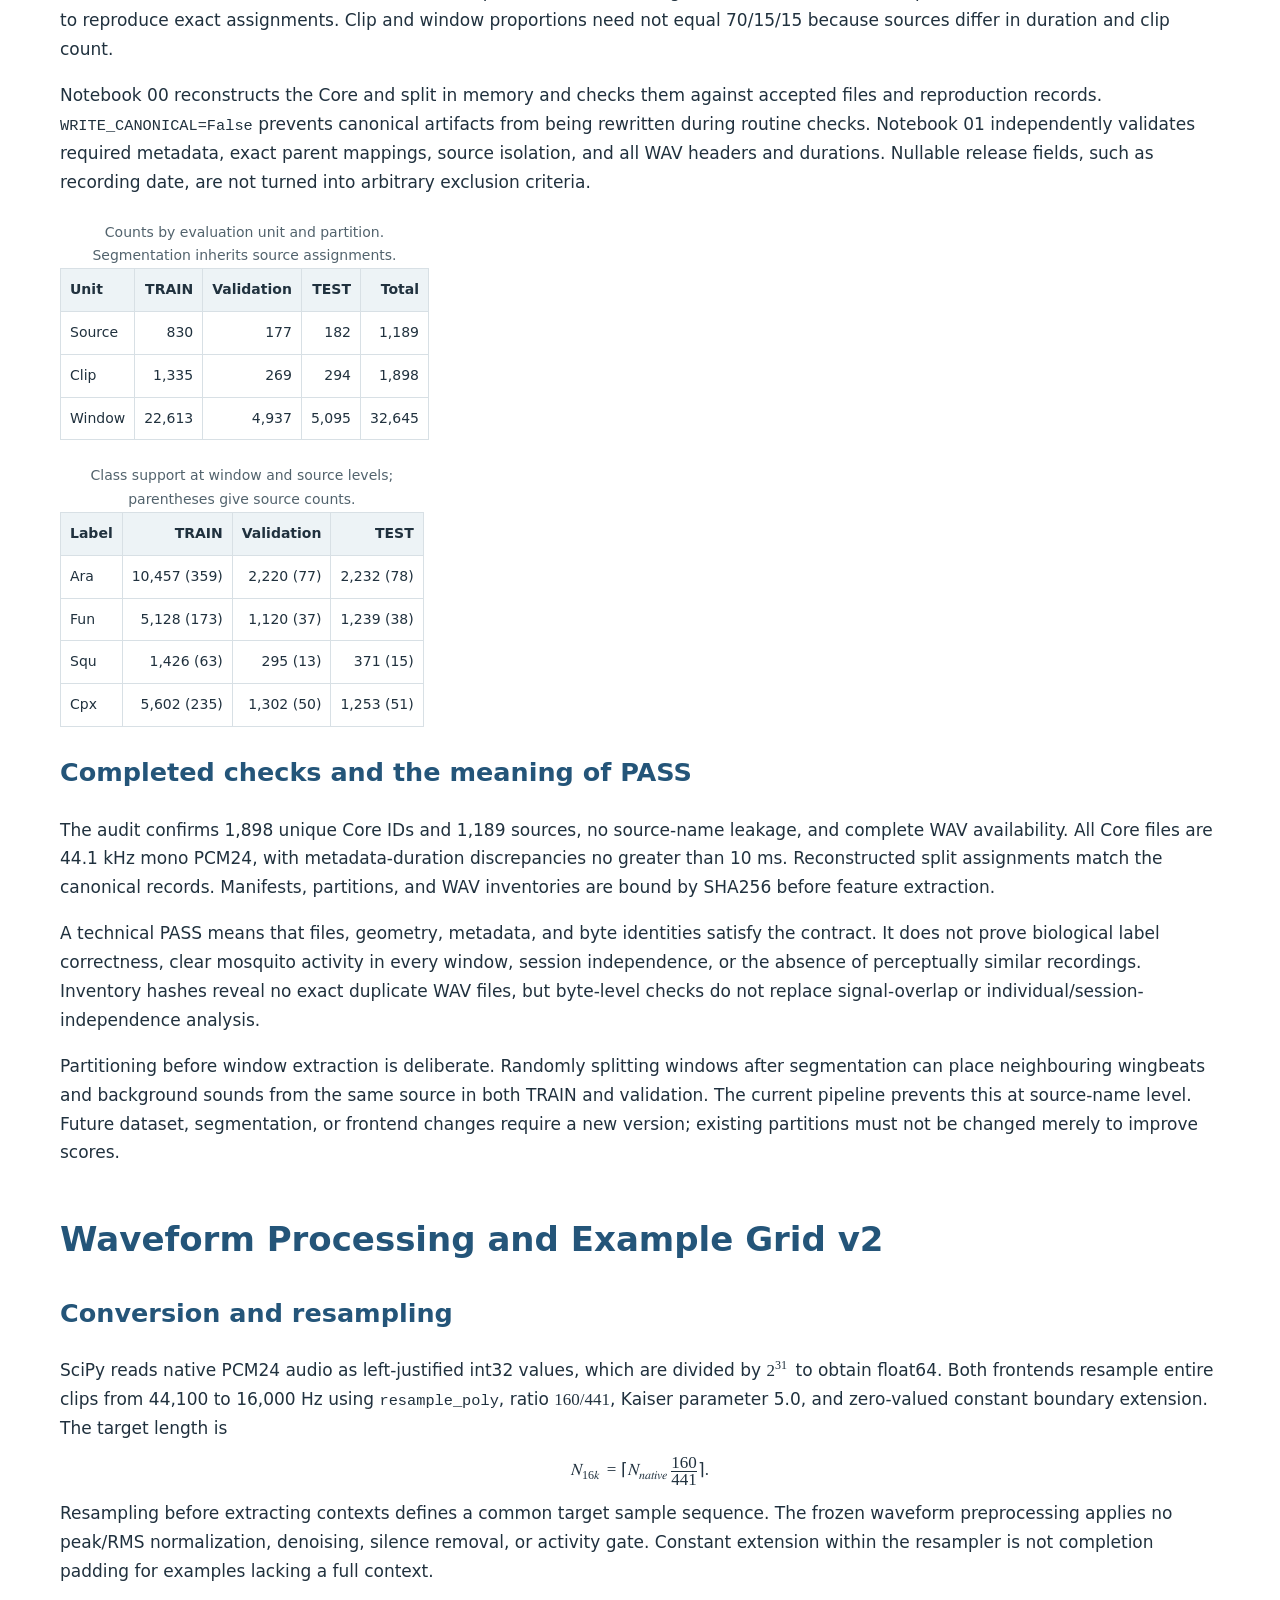
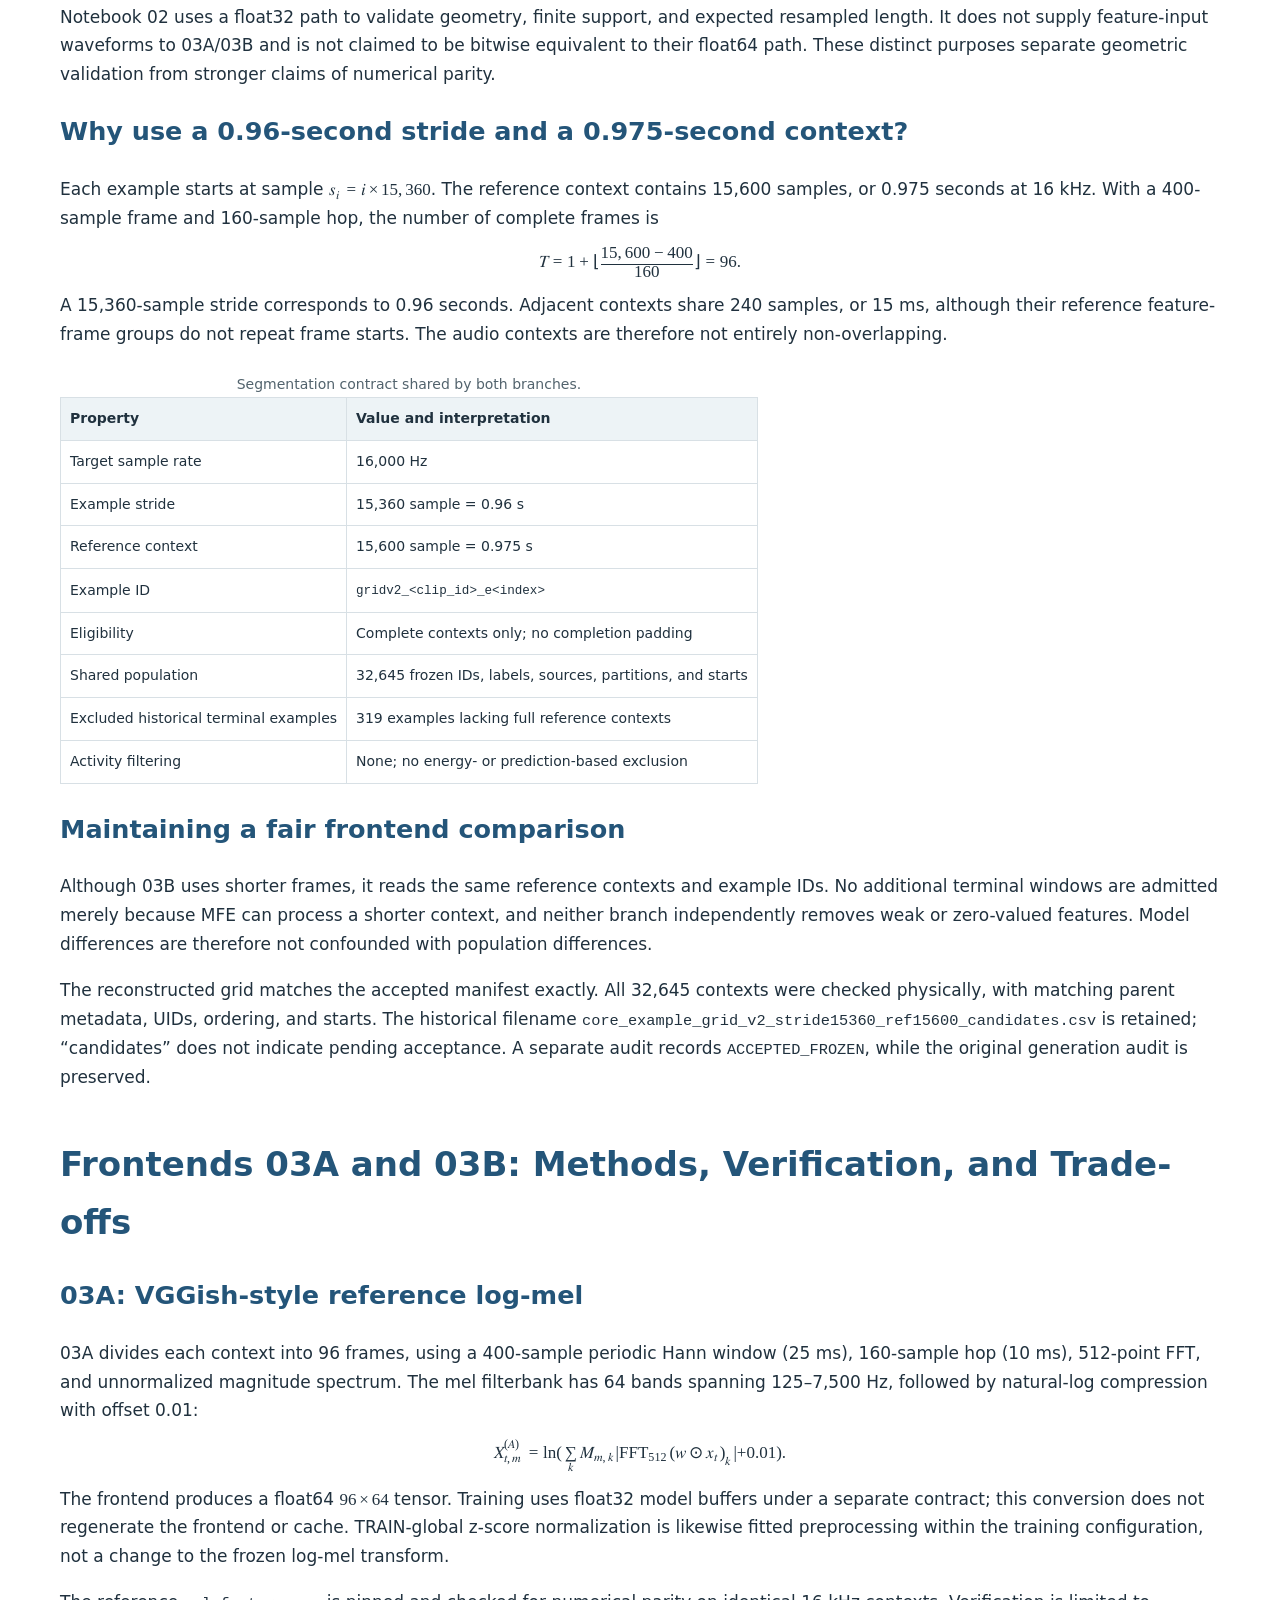
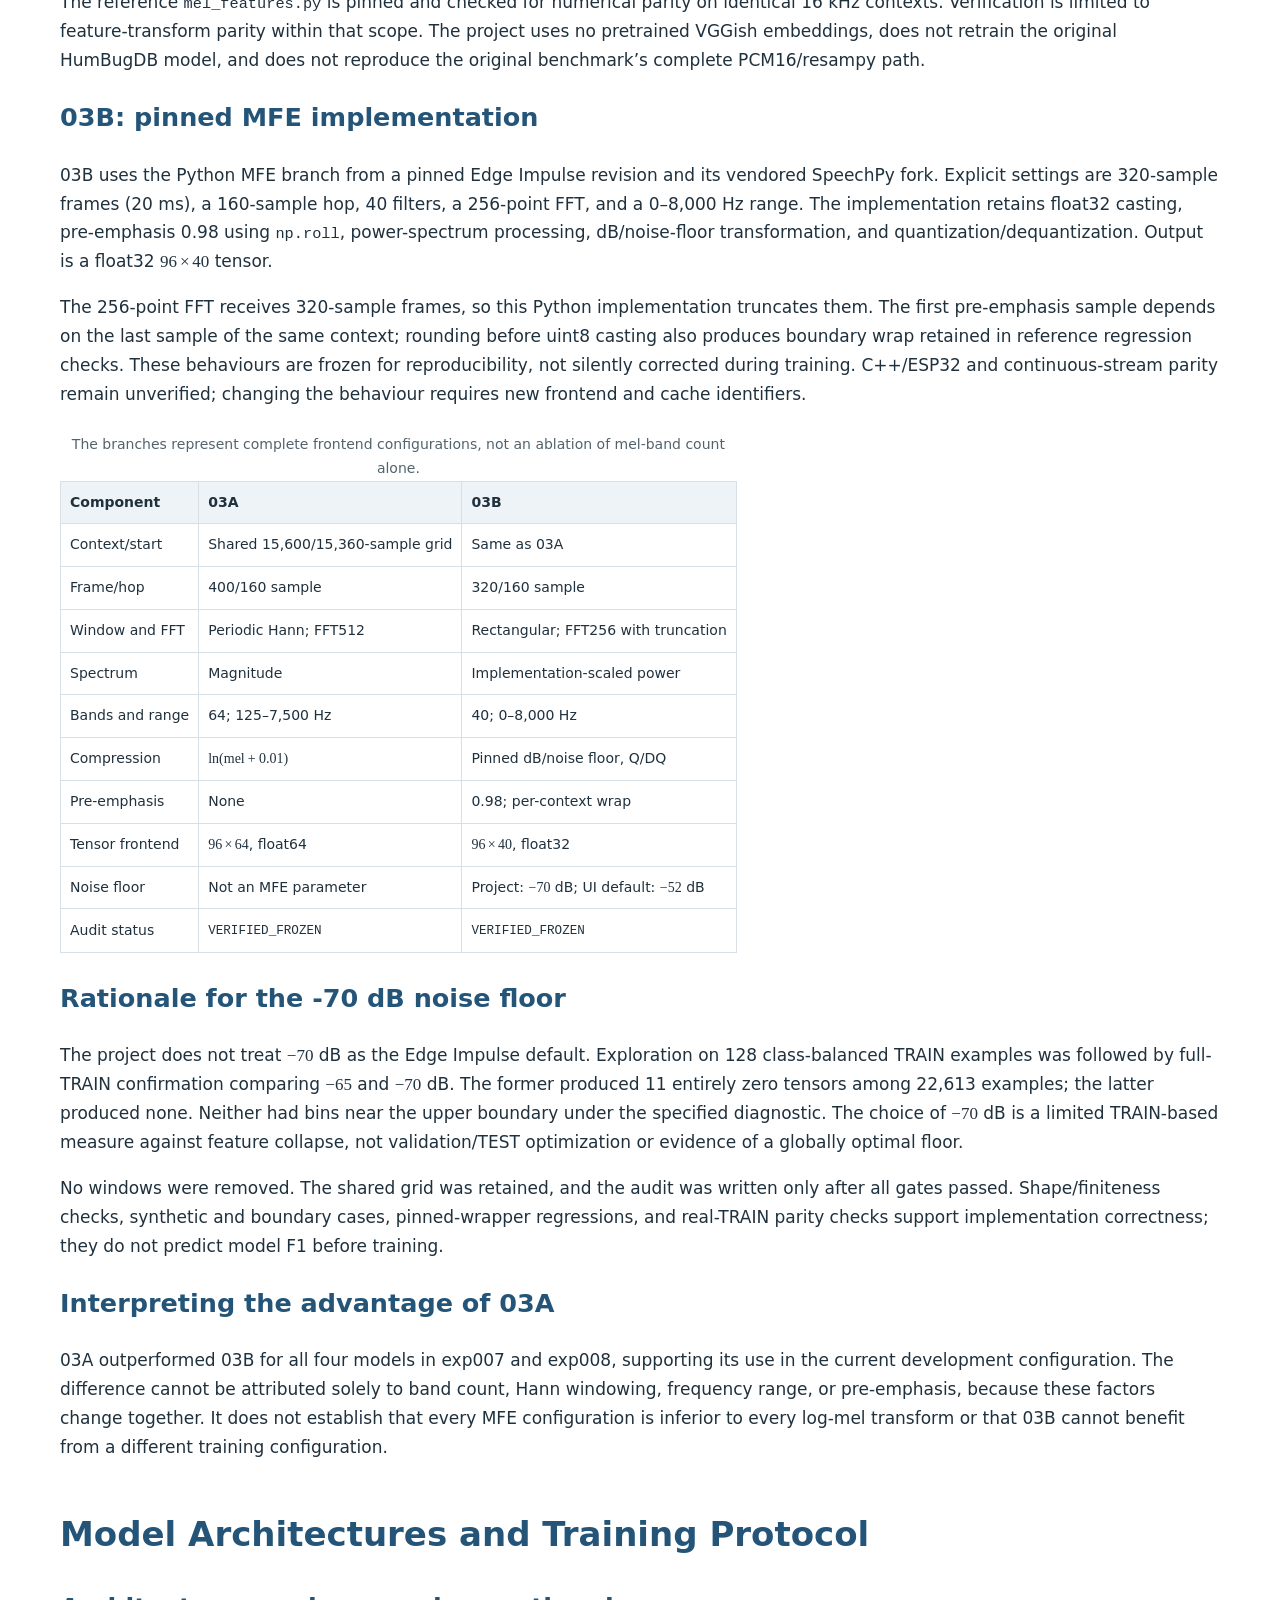
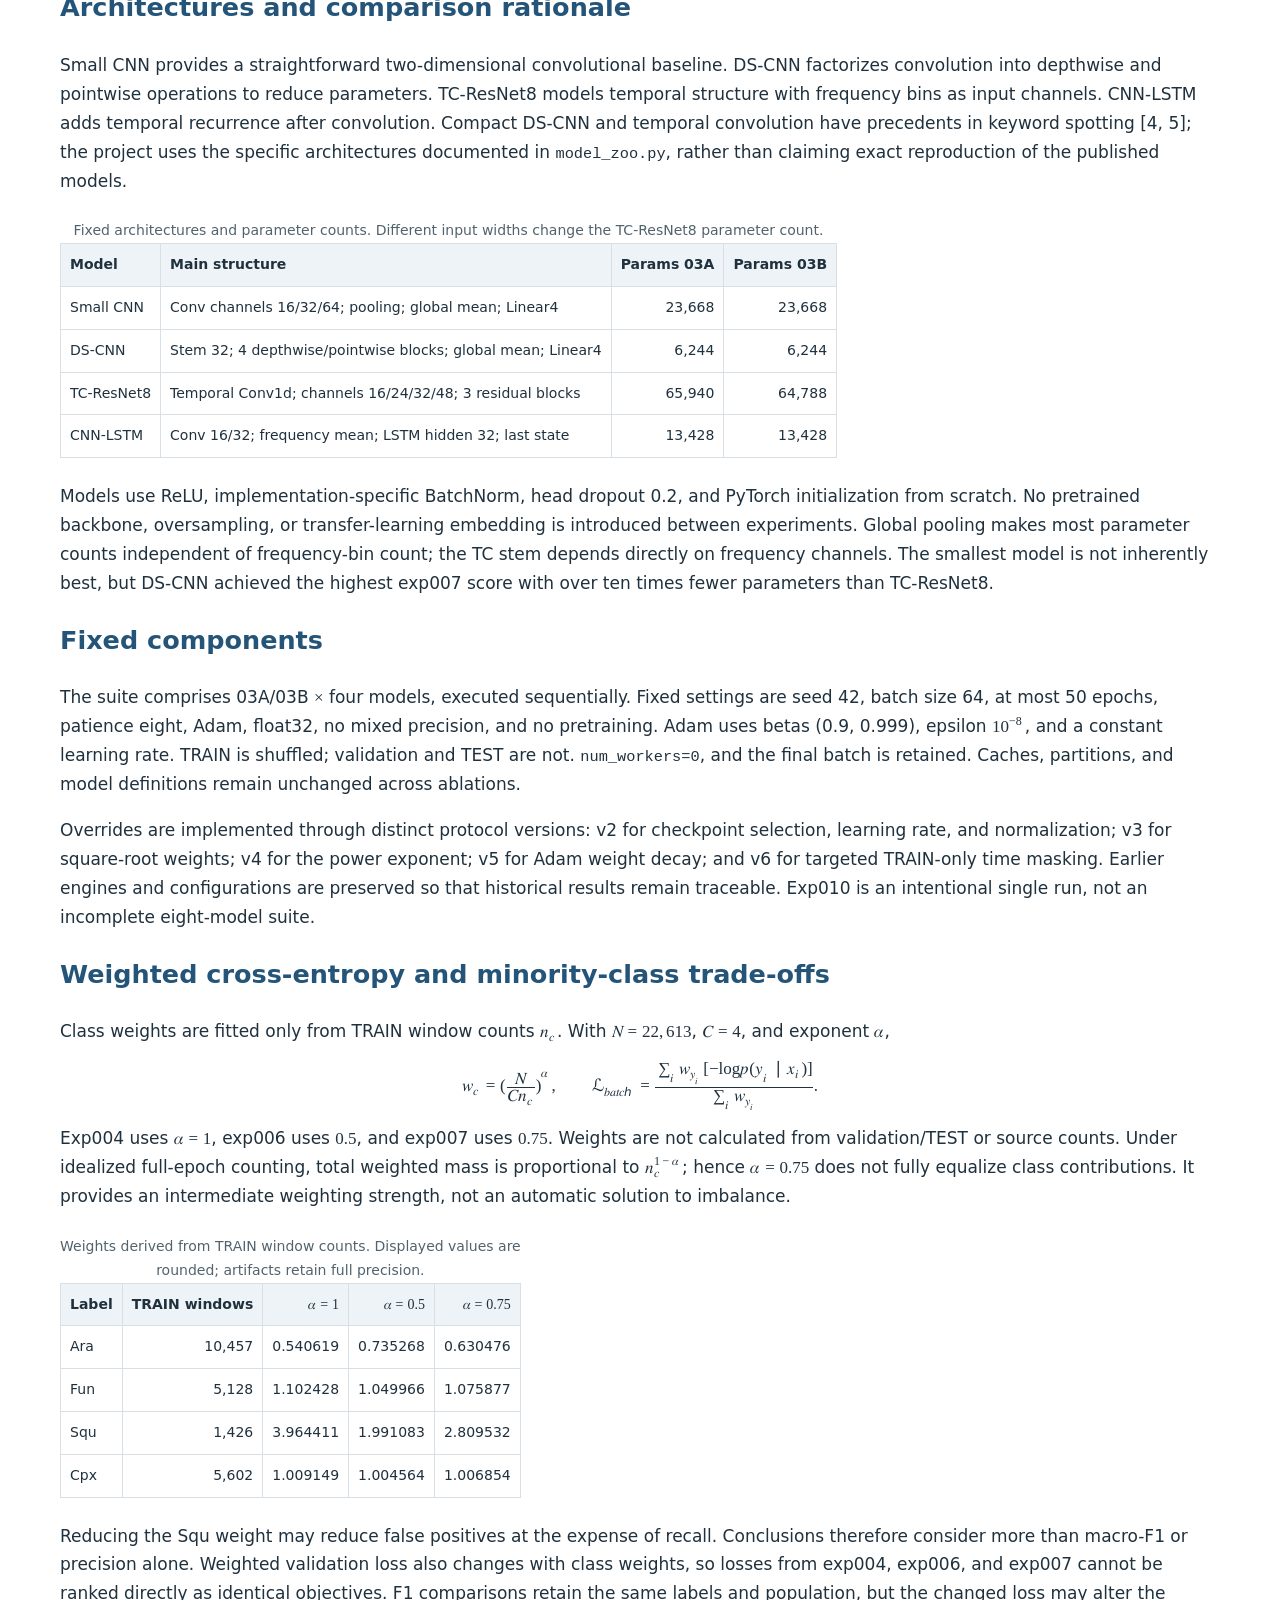
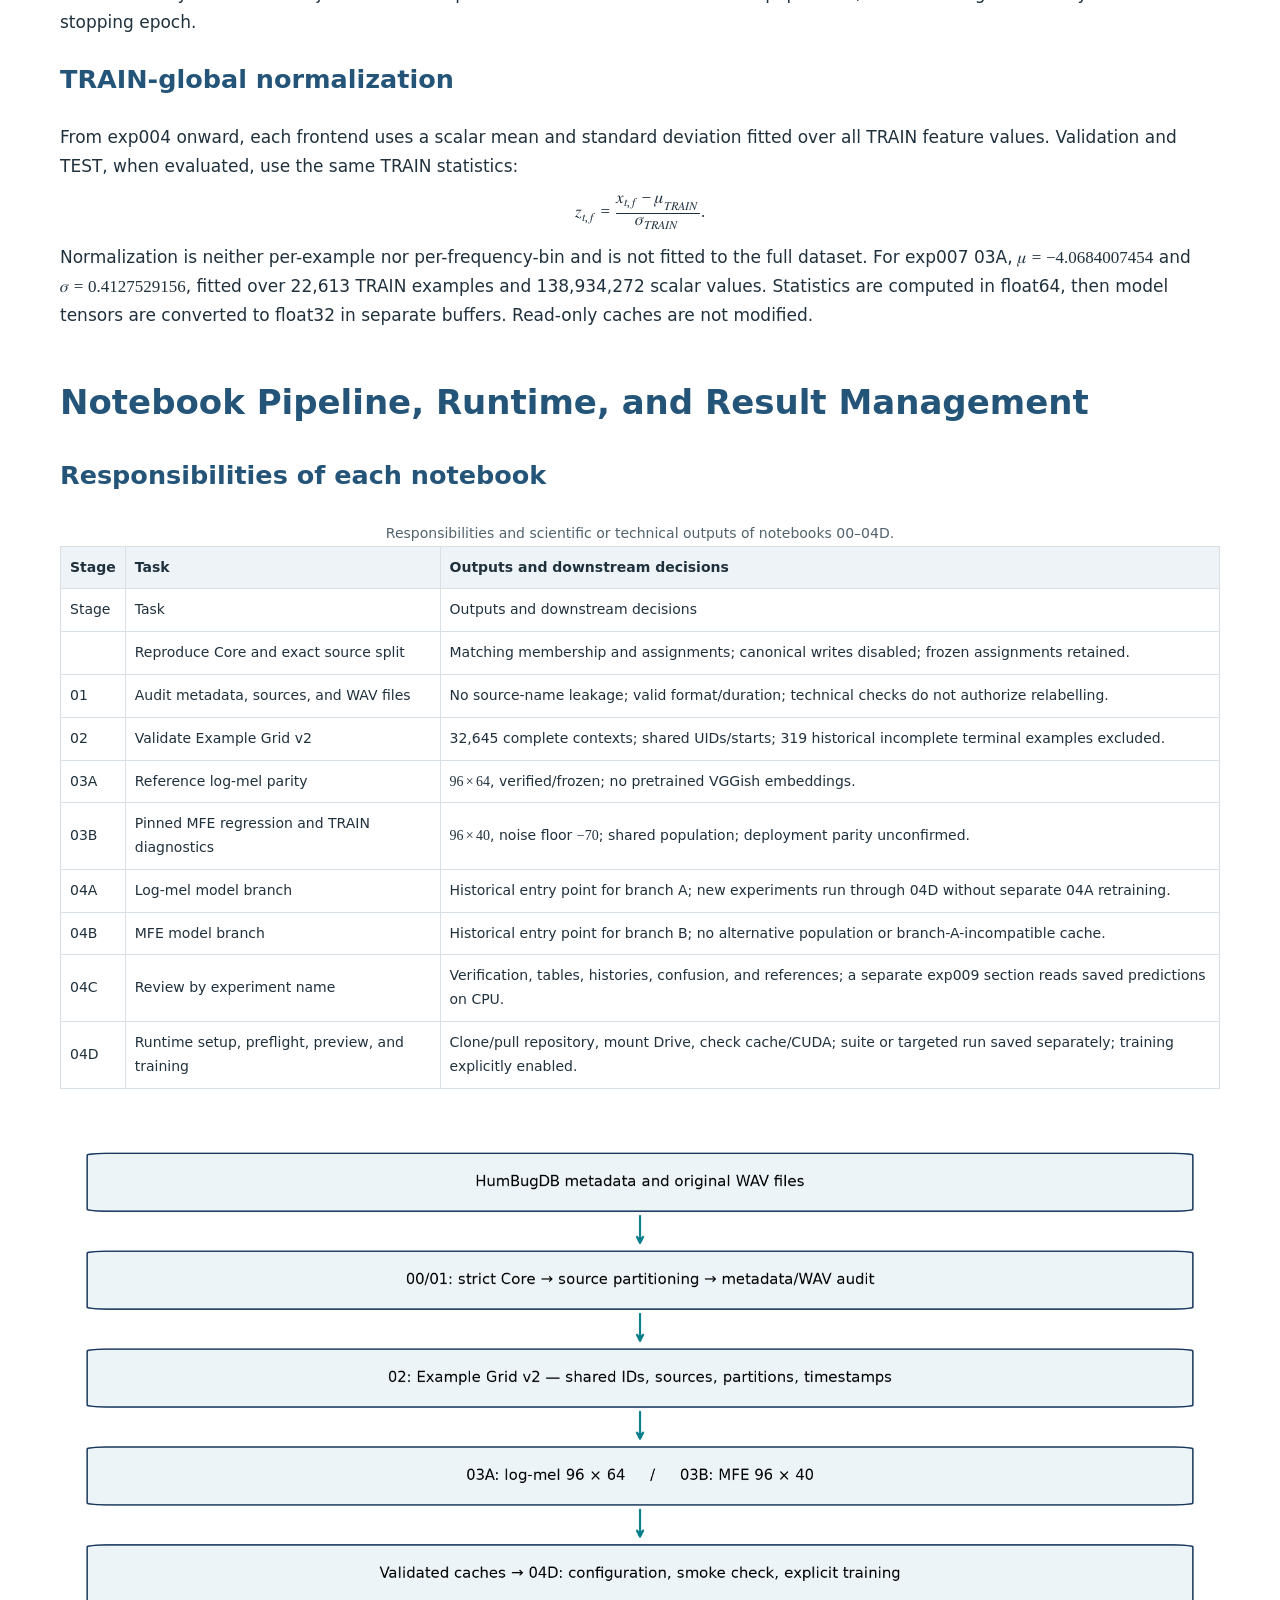
<file: reports/week-05/initial-baselines/index.html>
<!DOCTYPE html>
<html xmlns="http://www.w3.org/1999/xhtml" lang="en" xml:lang="en">
<head>
  <meta charset="utf-8" />
  <meta name="generator" content="pandoc 3.11" />
  <meta name="viewport" content="width=device-width, initial-scale=1.0, user-scalable=yes" />
  <title>Week 5 — Initial Baselines and Experimental Review</title>
  <style>
    /* Default styles provided by pandoc.
    ** See https://pandoc.org/MANUAL.html#variables-for-html for config info.
    */
    span.smallcaps{font-variant: small-caps;}
    div.columns{display: flex; gap: 1.5em;}
    div.column{flex: auto;}
    @media screen {
    div.columns{gap: min(4vw, 1.5em);}
    div.column{overflow-x: auto;}
    }
    div.hanging-indent{margin-left: 1.5em; text-indent: -1.5em;}
    /* The extra [class] is a hack that increases specificity enough to
       override a similar rule in reveal.js */
    ul.task-list[class]{list-style: none;}
    ul.task-list li input[type="checkbox"] {
      font-size: inherit;
      width: 0.8em;
      margin: 0 0.8em 0.2em -1.6em;
      vertical-align: middle;
    }
  </style>
  <link rel="stylesheet" href="style.css" />
</head>
<body><nav aria-label="Report archive"><a href="../../../">← Report archive</a></nav>
<header id="title-block-header">
<h1 class="title">Week 5 — Initial Baselines and Experimental
Review</h1>
<div class="abstract">
<div class="abstract-title">Abstract</div>
<p>This project investigates acoustic classification of four mosquito
taxa using compact models for Edge AI. Rather than starting with a large
model or optimizing a single aggregate score, the team established a
traceable workflow: selecting data from a HumBugDB release, partitioning
original recordings before window extraction, validating window geometry
and features, comparing two frontends on the same population, and
conducting controlled training experiments. Each run has a unique
identifier, configuration, checkpoint, training history, predictions,
confusion matrix, and records of its code version, runtime, and
inputs.</p>
<p>The current Core contains 1,898 clips from 1,189 source recordings.
Example Grid v2 produces 32,645 windows: 22,613 TRAIN, 4,937 validation,
and 5,095 TEST. Both branches share identifiers, labels, timestamps, and
partitions. Branch 03A uses a VGGish-style reference log-mel transform
with a
<math display="inline" xmlns="http://www.w3.org/1998/Math/MathML"><semantics><mrow><mn>96</mn><mo>×</mo><mn>64</mn></mrow><annotation encoding="application/x-tex">96\times64</annotation></semantics></math>
tensor; 03B uses the pinned Edge Impulse Python MFE implementation with
a
<math display="inline" xmlns="http://www.w3.org/1998/Math/MathML"><semantics><mrow><mn>96</mn><mo>×</mo><mn>40</mn></mrow><annotation encoding="application/x-tex">96\times40</annotation></semantics></math>
tensor. Small CNN, DS-CNN, TC-ResNet8, and CNN-LSTM are trained from
scratch.</p>
<p>Performance did not improve monotonically. A lower learning rate did
not improve the strongest model; normalization using TRAIN statistics
benefited some configurations; and weaker class weighting changed the
minority-class precision–recall trade-off. The highest observed
single-window result was obtained by exp007: DS-CNN/03A with 6,244
parameters, Adam learning rate 0.001, TRAIN-global z-score
normalization, class-weight exponent 0.75, no augmentation, and zero
weight decay. It achieved validation Window macro-F1 of 60.97%, Source
macro-F1 of 74.89%, and TRAIN-eval macro-F1 of 74.31%. Neither the
weight decay tested in exp008 nor the time masking tested in exp010
surpassed this configuration.</p>
<p>Exp009 did not train a new model. Averaging probabilities from two
consecutive windows within the same clip increased macro-F1 from 61.32%
on the retained single windows to 64.90% on 2,389 pairs, using 1.935
seconds of audio. The improvement was 3.58 percentage points, with a 95%
source-bootstrap interval of [2.22, 4.85] points. This supports further
development of fixed-duration aggregation, but is not a single-window
result and should not be compared with the original model as if both had
the same latency.</p>
<p>The report retains exp007 as the reference configuration and exp009
as an aggregation option supported by validation results. Remaining
limitations include the small number of Squamosus sources, source and
acquisition variability, repeated tuning on the same validation set, a
single training seed, and the absence of independent deployment-domain
evaluation. Historical baseline TEST results were previously reported;
development experiments exp002–exp010 did not evaluate TEST. The
validation scores are therefore not presented as confirmed final
generalization results.</p>
</div>
<p>VGU · Edge AI · Week 5 · Initial baseline experiments</p><p>This web edition reproduces the existing first experimental report, including exp001–exp010 and its appendices. Weeks 1–4 were the proposal stage.</p></header>
<nav id="TOC" role="doc-toc">
<ul>
<li><a href="#scope-of-evidence-and-use-of-this-report"
id="toc-scope-of-evidence-and-use-of-this-report">Scope of Evidence and
Use of This Report</a></li>
<li><a href="#research-objectives-and-problem-definition"
id="toc-research-objectives-and-problem-definition">Research Objectives
and Problem Definition</a>
<ul>
<li><a href="#motivation-and-research-questions"
id="toc-motivation-and-research-questions">Motivation and research
questions</a></li>
<li><a href="#inputs-and-outputs" id="toc-inputs-and-outputs">Inputs and
outputs</a></li>
<li><a href="#completed-objectives-and-selection-criteria"
id="toc-completed-objectives-and-selection-criteria">Completed
objectives and selection criteria</a></li>
<li><a href="#terminology-and-interpretation-of-tables"
id="toc-terminology-and-interpretation-of-tables">Terminology and
interpretation of tables</a></li>
</ul></li>
<li><a href="#data-selection-provenance-rationale-and-limitations"
id="toc-data-selection-provenance-rationale-and-limitations">Data
Selection: Provenance, Rationale, and Limitations</a>
<ul>
<li><a href="#from-release-metadata-to-the-core"
id="toc-from-release-metadata-to-the-core">From release metadata to the
Core</a></li>
<li><a href="#sources-clips-and-windows-are-distinct-units"
id="toc-sources-clips-and-windows-are-distinct-units">Sources, clips,
and windows are distinct units</a></li>
<li><a href="#imbalance-and-acquisition-method"
id="toc-imbalance-and-acquisition-method">Imbalance and acquisition
method</a></li>
</ul></li>
<li><a href="#partitioning-and-data-audit-before-training"
id="toc-partitioning-and-data-audit-before-training">Partitioning and
Data Audit Before Training</a>
<ul>
<li><a href="#source-partitioning-before-segmentation"
id="toc-source-partitioning-before-segmentation">Source partitioning
before segmentation</a></li>
<li><a href="#completed-checks-and-the-meaning-of-pass"
id="toc-completed-checks-and-the-meaning-of-pass">Completed checks and
the meaning of PASS</a></li>
</ul></li>
<li><a href="#waveform-processing-and-example-grid-v2"
id="toc-waveform-processing-and-example-grid-v2">Waveform Processing and
Example Grid v2</a>
<ul>
<li><a href="#conversion-and-resampling"
id="toc-conversion-and-resampling">Conversion and resampling</a></li>
<li><a href="#why-use-a-0.96-second-stride-and-a-0.975-second-context"
id="toc-why-use-a-0.96-second-stride-and-a-0.975-second-context">Why use
a 0.96-second stride and a 0.975-second context?</a></li>
<li><a href="#maintaining-a-fair-frontend-comparison"
id="toc-maintaining-a-fair-frontend-comparison">Maintaining a fair
frontend comparison</a></li>
</ul></li>
<li><a href="#frontends-03a-and-03b-methods-verification-and-trade-offs"
id="toc-frontends-03a-and-03b-methods-verification-and-trade-offs">Frontends
03A and 03B: Methods, Verification, and Trade-offs</a>
<ul>
<li><a href="#a-vggish-style-reference-log-mel"
id="toc-a-vggish-style-reference-log-mel">03A: VGGish-style reference
log-mel</a></li>
<li><a href="#b-pinned-mfe-implementation"
id="toc-b-pinned-mfe-implementation">03B: pinned MFE
implementation</a></li>
<li><a href="#rationale-for-the--70-db-noise-floor"
id="toc-rationale-for-the--70-db-noise-floor">Rationale for the -70 dB
noise floor</a></li>
<li><a href="#interpreting-the-advantage-of-03a"
id="toc-interpreting-the-advantage-of-03a">Interpreting the advantage of
03A</a></li>
</ul></li>
<li><a href="#model-architectures-and-training-protocol"
id="toc-model-architectures-and-training-protocol">Model Architectures
and Training Protocol</a>
<ul>
<li><a href="#architectures-and-comparison-rationale"
id="toc-architectures-and-comparison-rationale">Architectures and
comparison rationale</a></li>
<li><a href="#fixed-components" id="toc-fixed-components">Fixed
components</a></li>
<li><a href="#weighted-cross-entropy-and-minority-class-trade-offs"
id="toc-weighted-cross-entropy-and-minority-class-trade-offs">Weighted
cross-entropy and minority-class trade-offs</a></li>
<li><a href="#train-global-normalization"
id="toc-train-global-normalization">TRAIN-global normalization</a></li>
</ul></li>
<li><a href="#notebook-pipeline-runtime-and-result-management"
id="toc-notebook-pipeline-runtime-and-result-management">Notebook
Pipeline, Runtime, and Result Management</a>
<ul>
<li><a href="#responsibilities-of-each-notebook"
id="toc-responsibilities-of-each-notebook">Responsibilities of each
notebook</a></li>
<li><a href="#github-for-code-drive-for-fixed-inputs-and-outputs"
id="toc-github-for-code-drive-for-fixed-inputs-and-outputs">GitHub for
code; Drive for fixed inputs and outputs</a></li>
<li><a href="#experiment-identifiers-and-integrity"
id="toc-experiment-identifiers-and-integrity">Experiment identifiers and
integrity</a></li>
</ul></li>
<li><a href="#evaluation-metrics-checkpoints-and-uncertainty"
id="toc-evaluation-metrics-checkpoints-and-uncertainty">Evaluation:
Metrics, Checkpoints, and Uncertainty</a>
<ul>
<li><a href="#macro-f1-alongside-accuracy"
id="toc-macro-f1-alongside-accuracy">Macro-F1 alongside
accuracy</a></li>
<li><a href="#window-and-source-f1-are-not-interchangeable"
id="toc-window-and-source-f1-are-not-interchangeable">Window and Source
F1 are not interchangeable</a></li>
<li><a href="#checkpoint-selection-and-stopping"
id="toc-checkpoint-selection-and-stopping">Checkpoint selection and
stopping</a></li>
<li><a href="#test-history-and-repeated-validation-tuning"
id="toc-test-history-and-repeated-validation-tuning">TEST history and
repeated validation tuning</a></li>
<li><a href="#source-bootstrap-intervals"
id="toc-source-bootstrap-intervals">Source-bootstrap intervals</a></li>
</ul></li>
<li><a href="#experimental-record-observations-decisions-and-results"
id="toc-experimental-record-observations-decisions-and-results">Experimental
Record: Observations, Decisions, and Results</a>
<ul>
<li><a href="#overview" id="toc-overview">Overview</a></li>
<li><a href="#exp001002-baseline-and-revised-checkpoint-selection"
id="toc-exp001002-baseline-and-revised-checkpoint-selection">Exp001–002:
baseline and revised checkpoint selection</a></li>
<li><a href="#exp003-a-lower-learning-rate-did-not-help-every-model"
id="toc-exp003-a-lower-learning-rate-did-not-help-every-model">Exp003: a
lower learning rate did not help every model</a></li>
<li><a href="#exp004-normalization-helped-selected-configurations"
id="toc-exp004-normalization-helped-selected-configurations">Exp004:
normalization helped selected configurations</a></li>
<li><a href="#exp005-lower-lr-benefited-small-cnn-but-not-ds-cnn"
id="toc-exp005-lower-lr-benefited-small-cnn-but-not-ds-cnn">Exp005:
lower LR benefited Small CNN but not DS-CNN</a></li>
<li><a
href="#exp006-weaker-weighting-reduced-false-positives-but-recall-fell"
id="toc-exp006-weaker-weighting-reduced-false-positives-but-recall-fell">Exp006:
weaker weighting reduced false positives but recall fell</a></li>
<li><a href="#exp007-retained-development-configuration"
id="toc-exp007-retained-development-configuration">Exp007: retained
development configuration</a></li>
<li><a href="#exp008-an-informative-negative-result"
id="toc-exp008-an-informative-negative-result">Exp008: an informative
negative result</a></li>
<li><a href="#exp009-additional-temporal-evidence-without-retraining"
id="toc-exp009-additional-temporal-evidence-without-retraining">Exp009:
additional temporal evidence without retraining</a></li>
<li><a
href="#exp010-the-tested-time-masking-did-not-improve-performance"
id="toc-exp010-the-tested-time-masking-did-not-improve-performance">Exp010:
the tested time masking did not improve performance</a></li>
<li><a href="#have-the-beneficial-changes-already-been-combined"
id="toc-have-the-beneficial-changes-already-been-combined">Have the
beneficial changes already been combined?</a></li>
</ul></li>
<li><a href="#detailed-results-for-the-exp007-reference-configuration"
id="toc-detailed-results-for-the-exp007-reference-configuration">Detailed
Results for the exp007 Reference Configuration</a>
<ul>
<li><a href="#comparison-of-all-eight-configurations"
id="toc-comparison-of-all-eight-configurations">Comparison of all eight
configurations</a></li>
<li><a href="#per-class-metrics-and-confusion-for-ds-cnn03a"
id="toc-per-class-metrics-and-confusion-for-ds-cnn03a">Per-class metrics
and confusion for DS-CNN/03A</a></li>
<li><a href="#learning-histories-and-the-generalization-gap"
id="toc-learning-histories-and-the-generalization-gap">Learning
histories and the generalization gap</a></li>
</ul></li>
<li><a href="#sec:aggregation" id="toc-sec:aggregation">Exp009:
Fixed-Duration Two-Window Aggregation</a>
<ul>
<li><a href="#method-and-population"
id="toc-method-and-population">Method and population</a></li>
<li><a href="#interpretation-and-implications-for-model-development"
id="toc-interpretation-and-implications-for-model-development">Interpretation
and implications for model development</a></li>
</ul></li>
<li><a href="#experimental-integrity-and-performance-diagnostics"
id="toc-experimental-integrity-and-performance-diagnostics">Experimental
Integrity and Performance Diagnostics</a>
<ul>
<li><a href="#issues-examined" id="toc-issues-examined">Issues
examined</a></li>
<li><a href="#train-signal-audits-noise-is-not-a-sufficient-explanation"
id="toc-train-signal-audits-noise-is-not-a-sufficient-explanation">TRAIN
signal audits: noise is not a sufficient explanation</a></li>
<li><a href="#hypotheses-and-falsifiable-diagnostics"
id="toc-hypotheses-and-falsifiable-diagnostics">Hypotheses and
falsifiable diagnostics</a></li>
</ul></li>
<li><a href="#lessons-from-related-research"
id="toc-lessons-from-related-research">Lessons from Related Research</a>
<ul>
<li><a
href="#humbugdb-provenance-and-protocol-rather-than-headline-scores"
id="toc-humbugdb-provenance-and-protocol-rather-than-headline-scores">HumBugDB:
provenance and protocol rather than headline scores</a></li>
<li><a
href="#tinyml-mosquito-prototypes-establishing-deployment-evidence"
id="toc-tinyml-mosquito-prototypes-establishing-deployment-evidence">TinyML
mosquito prototypes: establishing deployment evidence</a></li>
<li><a href="#compact-architectures-and-masking"
id="toc-compact-architectures-and-masking">Compact architectures and
masking</a></li>
<li><a href="#distinction-from-synthetic-swarm-classification"
id="toc-distinction-from-synthetic-swarm-classification">Distinction
from synthetic swarm classification</a></li>
</ul></li>
<li><a href="#retained-results-remaining-work-and-decision-criteria"
id="toc-retained-results-remaining-work-and-decision-criteria">Retained
Results, Remaining Work, and Decision Criteria</a>
<ul>
<li><a href="#configuration-retained-at-the-reporting-date"
id="toc-configuration-retained-at-the-reporting-date">Configuration
retained at the reporting date</a></li>
<li><a href="#minimal-next-sequence-proposed-not-completed"
id="toc-minimal-next-sequence-proposed-not-completed">Minimal next
sequence: proposed, not completed</a></li>
</ul></li>
<li><a href="#conclusion" id="toc-conclusion">Conclusion</a></li>
<li><a href="#app:matrix" id="toc-app:matrix">Complete Result Matrices
Across Experiments</a>
<ul>
<li><a href="#validation-window-macro-f1"
id="toc-validation-window-macro-f1">Validation Window macro-F1</a></li>
<li><a href="#validation-source-macro-f1"
id="toc-validation-source-macro-f1">Validation Source macro-F1</a></li>
<li><a href="#targeted-exp010" id="toc-targeted-exp010">Targeted
exp010</a></li>
</ul></li>
<li><a href="#reference-conditions-and-configuration-identities"
id="toc-reference-conditions-and-configuration-identities">Reference
Conditions and Configuration Identities</a></li>
<li><a href="#evidence-records-and-traceability"
id="toc-evidence-records-and-traceability">Evidence Records and
Traceability</a>
<ul>
<li><a href="#sources-of-reported-results"
id="toc-sources-of-reported-results">Sources of reported
results</a></li>
<li><a href="#identifiers-for-locating-the-correct-versions"
id="toc-identifiers-for-locating-the-correct-versions">Identifiers for
locating the correct versions</a></li>
<li><a href="#retrieving-results-without-training"
id="toc-retrieving-results-without-training">Retrieving results without
training</a></li>
</ul></li>
</ul>
</nav>
<h1 class="unnumbered"
id="scope-of-evidence-and-use-of-this-report">Scope of Evidence and Use
of This Report</h1>
<p>This report draws on the current source code, frozen manifests and
audits, experiment configurations, saved notebook outputs, and analysis
artifacts available as of October 3, 2026. Preparation involved reading
these records only: no training, checkpoint inference, feature
regeneration, relabelling, or repartitioning was performed. Tables
distinguish three evaluation units: windows, two-window pairs, and
source recordings. Unless explicitly labelled as accuracy, precision, or
recall, percentages in metric tables denote macro-F1; differences are
expressed in percentage points.</p>
<p>Verification coverage differs between experiments. Exp001 has
baseline records; exp002–006 were checked against preserved notebook
outputs, supplemented by prediction audits for selected models in
exp004–007. Complete artifacts for exp007 and exp008 were downloaded for
analysis, covering 16 runs, histories, predictions, confusion matrices,
configurations, logs, and checkpoint hashes. Exp009 has diagnostic
output in 04C and a specified bootstrap procedure. Exp010 is represented
by its saved 04D results table; per-class metrics and learning-curve
behaviour are not inferred where the relevant artifacts were unavailable
for review.</p>
<p>University, course, instructor, and team details were supplied by the
team. The faculty designation follows the template: <em>Faculty of
Engineering – Computer Science Program</em>. No logo, signature, or
unconfirmed individual contribution statement was fabricated. AI tools
assisted with reviewing records, organizing the argument, and drafting
LaTeX; scientific results originate from the project’s experimental
records, not AI-generated data. The team should review and verify the
report and remains responsible for its content before submission.</p>
<h1 id="research-objectives-and-problem-definition">Research Objectives
and Problem Definition</h1>
<h2 id="motivation-and-research-questions">Motivation and research
questions</h2>
<p>Mosquito wingbeat sounds provide a signal that can be studied using
acoustic sensors and machine-learning models. For an Edge AI project, a
high score alone is insufficient: the pipeline also requires a
manageable model size, clearly specified features, documented data
provenance, and meaningful evaluation. This phase establishes the AI
foundation before assessing on-device deployment. Deferring ESP32
implementation helps distinguish recognition errors from frontend
conversion, quantization, or hardware-runtime errors.</p>
<p>The main questions are which frontend and compact architecture best
distinguish four mosquito taxa in source-partitioned recordings, which
preprocessing and training changes are beneficial, and whether observing
an adjacent audio interval improves decisions. These questions are
examined through a controlled 03A–03B comparison, a series of ablations
with explicit reference conditions, and a probability-aggregation
diagnostic.</p>
<h2 id="inputs-and-outputs">Inputs and outputs</h2>
<p>Inputs are clips with metadata <code>sound_type=mosquito</code>,
<code>plurality=Single</code>, and one of the four selected labels. Each
context is transformed into a time–frequency tensor. The model returns
four logits, and softmax produces the probability vector
<math display="inline" xmlns="http://www.w3.org/1998/Math/MathML"><semantics><mrow><mi>p</mi><mo stretchy="false" form="prefix">(</mo><mi>c</mi><mo>∣</mo><mi>x</mi><mo stretchy="false" form="postfix">)</mo></mrow><annotation encoding="application/x-tex">p(c\mid x)</annotation></semantics></math>.
The single-window decision is
<math display="block" xmlns="http://www.w3.org/1998/Math/MathML"><semantics><mrow><mover><mi>y</mi><mo accent="true">̂</mo></mover><mo stretchy="false" form="prefix">(</mo><mi>x</mi><mo stretchy="false" form="postfix">)</mo><mo>=</mo><mrow><mi mathvariant="normal">arg</mi><mo>&#8289;</mo></mrow><munder><mi mathvariant="normal">max</mi><mrow><mi>c</mi><mo>∈</mo><mo stretchy="false" form="prefix">{</mo><mrow><mi mathvariant="normal">A</mi><mi mathvariant="normal">r</mi><mi mathvariant="normal">a</mi><mo mathvariant="normal">,</mo><mi mathvariant="normal">F</mi><mi mathvariant="normal">u</mi><mi mathvariant="normal">n</mi><mo mathvariant="normal">,</mo><mi mathvariant="normal">S</mi><mi mathvariant="normal">q</mi><mi mathvariant="normal">u</mi><mo mathvariant="normal">,</mo><mi mathvariant="normal">C</mi><mi mathvariant="normal">p</mi><mi mathvariant="normal">x</mi></mrow><mo stretchy="false" form="postfix">}</mo></mrow></munder><mi>p</mi><mo stretchy="false" form="prefix">(</mo><mi>c</mi><mo>∣</mo><mi>x</mi><mo stretchy="false" form="postfix">)</mo><mi>.</mi></mrow><annotation encoding="application/x-tex">\begin{equation}
\widehat y(x)=\arg\max_{c\in\{\mathrm{Ara,Fun,Squ,Cpx}\}}p(c\mid x).
\end{equation}</annotation></semantics></math> Ara denotes <em>An.
arabiensis</em>, Fun denotes <em>An. funestus</em> s.s., Squ denotes
<em>An. squamosus</em>, and Cpx denotes <em>Culex pipiens</em> complex.
Since one label is a species complex, the task is more accurately
described as classification of four taxa or taxonomic groups than of
four fully resolved species.</p>
<p>This is a <strong>closed-set, single-label classification</strong>
task. The metadata value “Single” restricts recording plurality; it does
not establish that every window contains clear wingbeats or has
comparable SNR. The pipeline has no background/noise label, unknown
class, rejection mechanism, or “no mosquito” output. It should therefore
not be interpreted as a mosquito detector for arbitrary environmental
audio. Multi-label swarm detection, mosquito counting, and field
population surveys are also outside the evaluation reported here.</p>
<h2 id="completed-objectives-and-selection-criteria">Completed
objectives and selection criteria</h2>
<p>The completed objectives were to establish a reproducible data
foundation, compare two frontends on identical windows, train compact
models under a declared budget, preserve and verify results by
experiment, and identify a suitable development configuration. From
protocol v2 onward, the primary criterion is validation Window macro-F1
at the selected checkpoint. Source macro-F1, per-class
precision/recall/F1, TRAIN-eval, and confusion matrices provide
supporting evidence; they do not replace the primary criterion after
results are observed.</p>
<p>The longer-term objective is an Edge AI model. A low parameter count
identifies a potentially small model footprint, but does not demonstrate
operator compatibility, peak RAM, latency, energy use, or INT8 accuracy
on ESP32. Likewise, a source-level validation score of 70–80% does not
imply 70–80% single-window F1 or successful mosquito detection under
deployment conditions.</p>
<h2 id="terminology-and-interpretation-of-tables">Terminology and
interpretation of tables</h2>
<table>
<caption>Terminology used throughout the report.</caption>
<thead>
<tr>
<th style="text-align: left;">Term</th>
<th style="text-align: left;">Meaning in this project</th>
</tr>
</thead>
<tbody>
<tr>
<td style="text-align: left;">Core</td>
<td style="text-align: left;">Dataset subset with membership selected
and frozen using metadata.</td>
</tr>
<tr>
<td style="text-align: left;">Source / clip / window</td>
<td style="text-align: left;">Original recording / labelled metadata
segment / short context used to construct an example.</td>
</tr>
<tr>
<td style="text-align: left;">Frontend / feature</td>
<td style="text-align: left;">Waveform-to-time–frequency transform /
resulting feature tensor.</td>
</tr>
<tr>
<td style="text-align: left;">Cache</td>
<td style="text-align: left;">Precomputed, validated features retained
for reuse during training.</td>
</tr>
<tr>
<td style="text-align: left;">Epoch / checkpoint</td>
<td style="text-align: left;">One pass through TRAIN / model state saved
during training.</td>
</tr>
<tr>
<td style="text-align: left;">Loss / macro-F1</td>
<td style="text-align: left;">Training objective / equally weighted
four-class metric used for checkpoint selection.</td>
</tr>
<tr>
<td style="text-align: left;">Ablation / control</td>
<td style="text-align: left;">Experiment changing one principal factor /
corresponding reference configuration.</td>
</tr>
<tr>
<td style="text-align: left;">Seed / runtime</td>
<td style="text-align: left;">Declared initial random state / software
and hardware execution environment.</td>
</tr>
<tr>
<td style="text-align: left;">Validation / TEST</td>
<td style="text-align: left;">Development and selection partition /
final-evaluation partition under the protocol.</td>
</tr>
<tr>
<td style="text-align: left;">Aggregation / pp</td>
<td style="text-align: left;">Combining probability vectors / percentage
points, distinct from relative percentage improvement.</td>
</tr>
</tbody>
</table>
<h1 id="data-selection-provenance-rationale-and-limitations">Data
Selection: Provenance, Rationale, and Limitations</h1>
<h2 id="from-release-metadata-to-the-core">From release metadata to the
Core</h2>
<p>The project uses HumBugDB metadata release
<code>neurips_2021_zenodo_0_0_1.csv</code>, containing 9,295 rows in the
local copy. HumBugDB provides mosquito audio and metadata for
classification and event detection; its paper and repository document
provenance [1, 2]. The local audio collection described in the
provenance records contains 2,694 WAV files, of which the experimental
Core selects 1,898 clips. These counts describe three different
populations, not inconsistent counts of the same set.</p>
<p>The Core was reconstructed using explicit filters:
<code>sound_type=mosquito</code>, <code>plurality=Single</code>,
<code>sample_rate=44100</code>, and <code>species</code> restricted to
four predefined labels. Membership was checked against canonical files
using exact identifiers and metadata; samples were not reselected
according to prediction outcomes. The four classes provide a tractable
setting for studying imbalance and taxonomic confusion within a shared
recording framework while limiting initial development complexity.</p>
<p>The filters reduce variation in plurality and sample rate but do not
balance source counts, equalize capture methods, guarantee high SNR, or
biologically revalidate labels. All current Core records specify Telinga
microphones, Tascam recorders, and Tanzania/Morogoro/Kilombero District
geography. These are observed Core properties, not additional filters or
evidence of transfer to an ESP32 microphone in Vietnam.</p>
<table id="tab:core">
<caption>Core population from the canonical manifest. Total duration
measures labelled clip length, not independent biological sample
count.</caption>
<thead>
<tr>
<th style="text-align: left;">Label</th>
<th style="text-align: right;">Clips</th>
<th style="text-align: right;">Sources</th>
<th style="text-align: right;">Total duration (seconds)</th>
</tr>
</thead>
<tbody>
<tr>
<td style="text-align: left;"><em>An. arabiensis</em></td>
<td style="text-align: right;">831</td>
<td style="text-align: right;">514</td>
<td style="text-align: right;">14,815.20</td>
</tr>
<tr>
<td style="text-align: left;"><em>An. funestus</em> s.s.</td>
<td style="text-align: right;">381</td>
<td style="text-align: right;">248</td>
<td style="text-align: right;">7,414.24</td>
</tr>
<tr>
<td style="text-align: left;"><em>An. squamosus</em></td>
<td style="text-align: right;">141</td>
<td style="text-align: right;">91</td>
<td style="text-align: right;">2,091.80</td>
</tr>
<tr>
<td style="text-align: left;"><em>Culex pipiens</em> complex</td>
<td style="text-align: right;">545</td>
<td style="text-align: right;">336</td>
<td style="text-align: right;">8,157.76</td>
</tr>
<tr>
<td style="text-align: left;">Total</td>
<td style="text-align: right;">1,898</td>
<td style="text-align: right;">1,189</td>
<td style="text-align: right;">32,479.00</td>
</tr>
</tbody>
</table>
<h2 id="sources-clips-and-windows-are-distinct-units">Sources, clips,
and windows are distinct units</h2>
<p>The <code>name</code> field identifies an original recording,
<code>id</code> identifies a labelled metadata clip, and
<code>example_uid</code> identifies a grid window. One source may
contain several clips and many windows. Thousands of windows do not
constitute thousands of independent recordings or individuals. This
distinction underlies partitioning, prediction aggregation, and
source-based uncertainty estimation.</p>
<p>Grouping by source name prevents related clips and windows from
crossing partitions. It does not establish independence of mosquito
individuals, recording sessions, or all acquisition factors. The
exp007/008 analysis records show 41 recording dates shared across all
three partitions. The benchmark is therefore source-name-disjoint within
the Core, rather than session-held-out, date-held-out, or
cross-domain.</p>
<h2 id="imbalance-and-acquisition-method">Imbalance and acquisition
method</h2>
<p>Squ has only 91 sources across the Core, compared with 514 for Ara;
TRAIN contains 63 and 359, respectively. This disparity makes macro-F1
and per-class metrics necessary alongside accuracy. The project retains
the observed Core distribution rather than duplicating samples or
removing majority-class data to produce a superficially balanced
table.</p>
<p>Core metadata contain 1,226 LT clips, 669 HBN clips, and 3 LC clips.
HBN denotes human-baited nets, LT light traps, and LC larval collections
[1]. These describe capture methods, not measured noise labels; HBN and
LT should not automatically be treated as distinct SNR domains. Table 3
shows associations between species and method: TRAIN Squ sources are
exclusively LT. This presents a confounding and coverage limitation.</p>
<table id="tab:method">
<caption>TRAIN source counts by label and capture method. Counts refer
to sources, not windows.</caption>
<thead>
<tr>
<th style="text-align: left;">Label</th>
<th style="text-align: right;">HBN</th>
<th style="text-align: right;">LT</th>
<th style="text-align: right;">LC</th>
<th style="text-align: right;">Total</th>
</tr>
</thead>
<tbody>
<tr>
<td style="text-align: left;">Ara</td>
<td style="text-align: right;">113</td>
<td style="text-align: right;">246</td>
<td style="text-align: right;">0</td>
<td style="text-align: right;">359</td>
</tr>
<tr>
<td style="text-align: left;">Fun</td>
<td style="text-align: right;">33</td>
<td style="text-align: right;">140</td>
<td style="text-align: right;">0</td>
<td style="text-align: right;">173</td>
</tr>
<tr>
<td style="text-align: left;">Squ</td>
<td style="text-align: right;">0</td>
<td style="text-align: right;">63</td>
<td style="text-align: right;">0</td>
<td style="text-align: right;">63</td>
</tr>
<tr>
<td style="text-align: left;">Cpx</td>
<td style="text-align: right;">116</td>
<td style="text-align: right;">118</td>
<td style="text-align: right;">1</td>
<td style="text-align: right;">235</td>
</tr>
</tbody>
</table>
<h1 id="partitioning-and-data-audit-before-training">Partitioning and
Data Audit Before Training</h1>
<h2 id="source-partitioning-before-segmentation">Source partitioning
before segmentation</h2>
<p>The reproducible procedure partitions sources within each species,
targeting 70% TRAIN, 15% validation, and the remainder TEST, with seed
42. It also records source encounter order, species order, and the
global RNG. Thus, “random split, seed 42” alone is insufficient to
reproduce exact assignments. Clip and window proportions need not equal
70/15/15 because sources differ in duration and clip count.</p>
<p>Notebook 00 reconstructs the Core and split in memory and checks them
against accepted files and reproduction records.
<code>WRITE_CANONICAL=False</code> prevents canonical artifacts from
being rewritten during routine checks. Notebook 01 independently
validates required metadata, exact parent mappings, source isolation,
and all WAV headers and durations. Nullable release fields, such as
recording date, are not turned into arbitrary exclusion criteria.</p>
<table id="tab:split">
<caption>Counts by evaluation unit and partition. Segmentation inherits
source assignments.</caption>
<thead>
<tr>
<th style="text-align: left;">Unit</th>
<th style="text-align: right;">TRAIN</th>
<th style="text-align: right;">Validation</th>
<th style="text-align: right;">TEST</th>
<th style="text-align: right;">Total</th>
</tr>
</thead>
<tbody>
<tr>
<td style="text-align: left;">Source</td>
<td style="text-align: right;">830</td>
<td style="text-align: right;">177</td>
<td style="text-align: right;">182</td>
<td style="text-align: right;">1,189</td>
</tr>
<tr>
<td style="text-align: left;">Clip</td>
<td style="text-align: right;">1,335</td>
<td style="text-align: right;">269</td>
<td style="text-align: right;">294</td>
<td style="text-align: right;">1,898</td>
</tr>
<tr>
<td style="text-align: left;">Window</td>
<td style="text-align: right;">22,613</td>
<td style="text-align: right;">4,937</td>
<td style="text-align: right;">5,095</td>
<td style="text-align: right;">32,645</td>
</tr>
</tbody>
</table>
<table id="tab:support">
<caption>Class support at window and source levels; parentheses give
source counts.</caption>
<thead>
<tr>
<th style="text-align: left;">Label</th>
<th style="text-align: right;">TRAIN</th>
<th style="text-align: right;">Validation</th>
<th style="text-align: right;">TEST</th>
</tr>
</thead>
<tbody>
<tr>
<td style="text-align: left;">Ara</td>
<td style="text-align: right;">10,457 (359)</td>
<td style="text-align: right;">2,220 (77)</td>
<td style="text-align: right;">2,232 (78)</td>
</tr>
<tr>
<td style="text-align: left;">Fun</td>
<td style="text-align: right;">5,128 (173)</td>
<td style="text-align: right;">1,120 (37)</td>
<td style="text-align: right;">1,239 (38)</td>
</tr>
<tr>
<td style="text-align: left;">Squ</td>
<td style="text-align: right;">1,426 (63)</td>
<td style="text-align: right;">295 (13)</td>
<td style="text-align: right;">371 (15)</td>
</tr>
<tr>
<td style="text-align: left;">Cpx</td>
<td style="text-align: right;">5,602 (235)</td>
<td style="text-align: right;">1,302 (50)</td>
<td style="text-align: right;">1,253 (51)</td>
</tr>
</tbody>
</table>
<h2 id="completed-checks-and-the-meaning-of-pass">Completed checks and
the meaning of PASS</h2>
<p>The audit confirms 1,898 unique Core IDs and 1,189 sources, no
source-name leakage, and complete WAV availability. All Core files are
44.1 kHz mono PCM24, with metadata-duration discrepancies no greater
than 10 ms. Reconstructed split assignments match the canonical records.
Manifests, partitions, and WAV inventories are bound by SHA256 before
feature extraction.</p>
<p>A technical PASS means that files, geometry, metadata, and byte
identities satisfy the contract. It does not prove biological label
correctness, clear mosquito activity in every window, session
independence, or the absence of perceptually similar recordings.
Inventory hashes reveal no exact duplicate WAV files, but byte-level
checks do not replace signal-overlap or individual/session-independence
analysis.</p>
<p>Partitioning before window extraction is deliberate. Randomly
splitting windows after segmentation can place neighbouring wingbeats
and background sounds from the same source in both TRAIN and validation.
The current pipeline prevents this at source-name level. Future dataset,
segmentation, or frontend changes require a new version; existing
partitions must not be changed merely to improve scores.</p>
<h1 id="waveform-processing-and-example-grid-v2">Waveform Processing and
Example Grid v2</h1>
<h2 id="conversion-and-resampling">Conversion and resampling</h2>
<p>SciPy reads native PCM24 audio as left-justified int32 values, which
are divided by
<math display="inline" xmlns="http://www.w3.org/1998/Math/MathML"><semantics><msup><mn>2</mn><mn>31</mn></msup><annotation encoding="application/x-tex">2^{31}</annotation></semantics></math>
to obtain float64. Both frontends resample entire clips from 44,100 to
16,000 Hz using <code>resample_poly</code>, ratio
<math display="inline" xmlns="http://www.w3.org/1998/Math/MathML"><semantics><mrow><mn>160</mn><mi>/</mi><mn>441</mn></mrow><annotation encoding="application/x-tex">160/441</annotation></semantics></math>,
Kaiser parameter 5.0, and zero-valued constant boundary extension. The
target length is
<math display="block" xmlns="http://www.w3.org/1998/Math/MathML"><semantics><mrow><msub><mi>N</mi><mrow><mn>16</mn><mi>k</mi></mrow></msub><mo>=</mo><mrow><mo stretchy="true" form="prefix">⌈</mo><msub><mi>N</mi><mrow><mi>n</mi><mi>a</mi><mi>t</mi><mi>i</mi><mi>v</mi><mi>e</mi></mrow></msub><mfrac><mn>160</mn><mn>441</mn></mfrac><mo stretchy="true" form="postfix">⌉</mo></mrow><mi>.</mi></mrow><annotation encoding="application/x-tex">\begin{equation}
N_{16k}=\left\lceil N_{native}\frac{160}{441}\right\rceil.
\end{equation}</annotation></semantics></math> Resampling before
extracting contexts defines a common target sample sequence. The frozen
waveform preprocessing applies no peak/RMS normalization, denoising,
silence removal, or activity gate. Constant extension within the
resampler is not completion padding for examples lacking a full
context.</p>
<p>Notebook 02 uses a float32 path to validate geometry, finite support,
and expected resampled length. It does not supply feature-input
waveforms to 03A/03B and is not claimed to be bitwise equivalent to
their float64 path. These distinct purposes separate geometric
validation from stronger claims of numerical parity.</p>
<h2 id="why-use-a-0.96-second-stride-and-a-0.975-second-context">Why use
a 0.96-second stride and a 0.975-second context?</h2>
<p>Each example starts at sample
<math display="inline" xmlns="http://www.w3.org/1998/Math/MathML"><semantics><mrow><msub><mi>s</mi><mi>i</mi></msub><mo>=</mo><mi>i</mi><mo>×</mo><mn>15</mn><mo>,</mo><mn>360</mn></mrow><annotation encoding="application/x-tex">s_i=i\times15{,}360</annotation></semantics></math>.
The reference context contains 15,600 samples, or 0.975 seconds at
16 kHz. With a 400-sample frame and 160-sample hop, the number of
complete frames is
<math display="block" xmlns="http://www.w3.org/1998/Math/MathML"><semantics><mrow><mi>T</mi><mo>=</mo><mn>1</mn><mo>+</mo><mrow><mo stretchy="true" form="prefix">⌊</mo><mfrac><mrow><mn>15</mn><mo>,</mo><mn>600</mn><mo>−</mo><mn>400</mn></mrow><mn>160</mn></mfrac><mo stretchy="true" form="postfix">⌋</mo></mrow><mo>=</mo><mn>96</mn><mi>.</mi></mrow><annotation encoding="application/x-tex">\begin{equation}
T=1+\left\lfloor\frac{15,600-400}{160}\right\rfloor=96.
\end{equation}</annotation></semantics></math> A 15,360-sample stride
corresponds to 0.96 seconds. Adjacent contexts share 240 samples, or
15 ms, although their reference feature-frame groups do not repeat frame
starts. The audio contexts are therefore not entirely
non-overlapping.</p>
<table>
<caption>Segmentation contract shared by both branches.</caption>
<thead>
<tr>
<th style="text-align: left;">Property</th>
<th style="text-align: left;">Value and interpretation</th>
</tr>
</thead>
<tbody>
<tr>
<td style="text-align: left;">Target sample rate</td>
<td style="text-align: left;">16,000 Hz</td>
</tr>
<tr>
<td style="text-align: left;">Example stride</td>
<td style="text-align: left;">15,360 sample = 0.96 s</td>
</tr>
<tr>
<td style="text-align: left;">Reference context</td>
<td style="text-align: left;">15,600 sample = 0.975 s</td>
</tr>
<tr>
<td style="text-align: left;">Example ID</td>
<td
style="text-align: left;"><code>gridv2_&lt;clip_id&gt;_e&lt;index&gt;</code></td>
</tr>
<tr>
<td style="text-align: left;">Eligibility</td>
<td style="text-align: left;">Complete contexts only; no completion
padding</td>
</tr>
<tr>
<td style="text-align: left;">Shared population</td>
<td style="text-align: left;">32,645 frozen IDs, labels, sources,
partitions, and starts</td>
</tr>
<tr>
<td style="text-align: left;">Excluded historical terminal examples</td>
<td style="text-align: left;">319 examples lacking full reference
contexts</td>
</tr>
<tr>
<td style="text-align: left;">Activity filtering</td>
<td style="text-align: left;">None; no energy- or prediction-based
exclusion</td>
</tr>
</tbody>
</table>
<h2 id="maintaining-a-fair-frontend-comparison">Maintaining a fair
frontend comparison</h2>
<p>Although 03B uses shorter frames, it reads the same reference
contexts and example IDs. No additional terminal windows are admitted
merely because MFE can process a shorter context, and neither branch
independently removes weak or zero-valued features. Model differences
are therefore not confounded with population differences.</p>
<p>The reconstructed grid matches the accepted manifest exactly. All
32,645 contexts were checked physically, with matching parent metadata,
UIDs, ordering, and starts. The historical filename
<code>core_example_grid_v2_stride15360_ref15600_candidates.csv</code> is
retained; “candidates” does not indicate pending acceptance. A separate
audit records <code>ACCEPTED_FROZEN</code>, while the original
generation audit is preserved.</p>
<h1
id="frontends-03a-and-03b-methods-verification-and-trade-offs">Frontends
03A and 03B: Methods, Verification, and Trade-offs</h1>
<h2 id="a-vggish-style-reference-log-mel">03A: VGGish-style reference
log-mel</h2>
<p>03A divides each context into 96 frames, using a 400-sample periodic
Hann window (25 ms), 160-sample hop (10 ms), 512-point FFT, and
unnormalized magnitude spectrum. The mel filterbank has 64 bands
spanning 125–7,500 Hz, followed by natural-log compression with offset
0.01:
<math display="block" xmlns="http://www.w3.org/1998/Math/MathML"><semantics><mrow><msubsup><mi>X</mi><mrow><mi>t</mi><mo>,</mo><mi>m</mi></mrow><mrow><mo stretchy="false" form="prefix">(</mo><mi>A</mi><mo stretchy="false" form="postfix">)</mo></mrow></msubsup><mo>=</mo><mrow><mi mathvariant="normal">ln</mi><mo>&#8289;</mo></mrow><mrow><mo stretchy="true" form="prefix">(</mo><munder><mo>∑</mo><mi>k</mi></munder><msub><mi>M</mi><mrow><mi>m</mi><mo>,</mo><mi>k</mi></mrow></msub><mo stretchy="false" form="prefix">|</mo><msub><mrow><mi mathvariant="normal">F</mi><mi mathvariant="normal">F</mi><mi mathvariant="normal">T</mi></mrow><mn>512</mn></msub><mo stretchy="false" form="prefix">(</mo><mi>w</mi><mo>⊙</mo><msub><mi>x</mi><mi>t</mi></msub><msub><mo stretchy="false" form="postfix">)</mo><mi>k</mi></msub><mo stretchy="false" form="prefix">|</mo><mi>+</mi><mn>0.01</mn><mo stretchy="true" form="postfix">)</mo></mrow><mi>.</mi></mrow><annotation encoding="application/x-tex">\begin{equation}
X^{(A)}_{t,m}=\ln\left(\sum_k M_{m,k}|\mathrm{FFT}_{512}(w\odot x_t)_k|+0.01\right).
\end{equation}</annotation></semantics></math> The frontend produces a
float64
<math display="inline" xmlns="http://www.w3.org/1998/Math/MathML"><semantics><mrow><mn>96</mn><mo>×</mo><mn>64</mn></mrow><annotation encoding="application/x-tex">96\times64</annotation></semantics></math>
tensor. Training uses float32 model buffers under a separate contract;
this conversion does not regenerate the frontend or cache. TRAIN-global
z-score normalization is likewise fitted preprocessing within the
training configuration, not a change to the frozen log-mel
transform.</p>
<p>The reference <code>mel_features.py</code> is pinned and checked for
numerical parity on identical 16 kHz contexts. Verification is limited
to feature-transform parity within that scope. The project uses no
pretrained VGGish embeddings, does not retrain the original HumBugDB
model, and does not reproduce the original benchmark’s complete
PCM16/resampy path.</p>
<h2 id="b-pinned-mfe-implementation">03B: pinned MFE implementation</h2>
<p>03B uses the Python MFE branch from a pinned Edge Impulse revision
and its vendored SpeechPy fork. Explicit settings are 320-sample frames
(20 ms), a 160-sample hop, 40 filters, a 256-point FFT, and a 0–8,000 Hz
range. The implementation retains float32 casting, pre-emphasis 0.98
using <code>np.roll</code>, power-spectrum processing, dB/noise-floor
transformation, and quantization/dequantization. Output is a float32
<math display="inline" xmlns="http://www.w3.org/1998/Math/MathML"><semantics><mrow><mn>96</mn><mo>×</mo><mn>40</mn></mrow><annotation encoding="application/x-tex">96\times40</annotation></semantics></math>
tensor.</p>
<p>The 256-point FFT receives 320-sample frames, so this Python
implementation truncates them. The first pre-emphasis sample depends on
the last sample of the same context; rounding before uint8 casting also
produces boundary wrap retained in reference regression checks. These
behaviours are frozen for reproducibility, not silently corrected during
training. C++/ESP32 and continuous-stream parity remain unverified;
changing the behaviour requires new frontend and cache identifiers.</p>
<table id="tab:frontends">
<caption>The branches represent complete frontend configurations, not an
ablation of mel-band count alone.</caption>
<thead>
<tr>
<th style="text-align: left;">Component</th>
<th style="text-align: left;">03A</th>
<th style="text-align: left;">03B</th>
</tr>
</thead>
<tbody>
<tr>
<td style="text-align: left;">Context/start</td>
<td style="text-align: left;">Shared 15,600/15,360-sample grid</td>
<td style="text-align: left;">Same as 03A</td>
</tr>
<tr>
<td style="text-align: left;">Frame/hop</td>
<td style="text-align: left;">400/160 sample</td>
<td style="text-align: left;">320/160 sample</td>
</tr>
<tr>
<td style="text-align: left;">Window and FFT</td>
<td style="text-align: left;">Periodic Hann; FFT512</td>
<td style="text-align: left;">Rectangular; FFT256 with truncation</td>
</tr>
<tr>
<td style="text-align: left;">Spectrum</td>
<td style="text-align: left;">Magnitude</td>
<td style="text-align: left;">Implementation-scaled power</td>
</tr>
<tr>
<td style="text-align: left;">Bands and range</td>
<td style="text-align: left;">64; 125–7,500 Hz</td>
<td style="text-align: left;">40; 0–8,000 Hz</td>
</tr>
<tr>
<td style="text-align: left;">Compression</td>
<td
style="text-align: left;"><math display="inline" xmlns="http://www.w3.org/1998/Math/MathML"><semantics><mrow><mrow><mi mathvariant="normal">ln</mi><mo>&#8289;</mo></mrow><mo stretchy="false" form="prefix">(</mo><mrow><mi mathvariant="normal">m</mi><mi mathvariant="normal">e</mi><mi mathvariant="normal">l</mi></mrow><mo>+</mo><mn>0.01</mn><mo stretchy="false" form="postfix">)</mo></mrow><annotation encoding="application/x-tex">\ln(\mathrm{mel}+0.01)</annotation></semantics></math></td>
<td style="text-align: left;">Pinned dB/noise floor, Q/DQ</td>
</tr>
<tr>
<td style="text-align: left;">Pre-emphasis</td>
<td style="text-align: left;">None</td>
<td style="text-align: left;">0.98; per-context wrap</td>
</tr>
<tr>
<td style="text-align: left;">Tensor frontend</td>
<td
style="text-align: left;"><math display="inline" xmlns="http://www.w3.org/1998/Math/MathML"><semantics><mrow><mn>96</mn><mo>×</mo><mn>64</mn></mrow><annotation encoding="application/x-tex">96\times64</annotation></semantics></math>,
float64</td>
<td
style="text-align: left;"><math display="inline" xmlns="http://www.w3.org/1998/Math/MathML"><semantics><mrow><mn>96</mn><mo>×</mo><mn>40</mn></mrow><annotation encoding="application/x-tex">96\times40</annotation></semantics></math>,
float32</td>
</tr>
<tr>
<td style="text-align: left;">Noise floor</td>
<td style="text-align: left;">Not an MFE parameter</td>
<td style="text-align: left;">Project:
<math display="inline" xmlns="http://www.w3.org/1998/Math/MathML"><semantics><mrow><mi>−</mi><mn>70</mn></mrow><annotation encoding="application/x-tex">-70</annotation></semantics></math>
dB; UI default:
<math display="inline" xmlns="http://www.w3.org/1998/Math/MathML"><semantics><mrow><mi>−</mi><mn>52</mn></mrow><annotation encoding="application/x-tex">-52</annotation></semantics></math>
dB</td>
</tr>
<tr>
<td style="text-align: left;">Audit status</td>
<td style="text-align: left;"><code>VERIFIED_FROZEN</code></td>
<td style="text-align: left;"><code>VERIFIED_FROZEN</code></td>
</tr>
</tbody>
</table>
<h2 id="rationale-for-the--70-db-noise-floor">Rationale for the -70 dB
noise floor</h2>
<p>The project does not treat
<math display="inline" xmlns="http://www.w3.org/1998/Math/MathML"><semantics><mrow><mi>−</mi><mn>70</mn></mrow><annotation encoding="application/x-tex">-70</annotation></semantics></math> dB
as the Edge Impulse default. Exploration on 128 class-balanced TRAIN
examples was followed by full-TRAIN confirmation comparing
<math display="inline" xmlns="http://www.w3.org/1998/Math/MathML"><semantics><mrow><mi>−</mi><mn>65</mn></mrow><annotation encoding="application/x-tex">-65</annotation></semantics></math>
and
<math display="inline" xmlns="http://www.w3.org/1998/Math/MathML"><semantics><mrow><mi>−</mi><mn>70</mn></mrow><annotation encoding="application/x-tex">-70</annotation></semantics></math> dB.
The former produced 11 entirely zero tensors among 22,613 examples; the
latter produced none. Neither had bins near the upper boundary under the
specified diagnostic. The choice of
<math display="inline" xmlns="http://www.w3.org/1998/Math/MathML"><semantics><mrow><mi>−</mi><mn>70</mn></mrow><annotation encoding="application/x-tex">-70</annotation></semantics></math> dB
is a limited TRAIN-based measure against feature collapse, not
validation/TEST optimization or evidence of a globally optimal
floor.</p>
<p>No windows were removed. The shared grid was retained, and the audit
was written only after all gates passed. Shape/finiteness checks,
synthetic and boundary cases, pinned-wrapper regressions, and real-TRAIN
parity checks support implementation correctness; they do not predict
model F1 before training.</p>
<h2 id="interpreting-the-advantage-of-03a">Interpreting the advantage of
03A</h2>
<p>03A outperformed 03B for all four models in exp007 and exp008,
supporting its use in the current development configuration. The
difference cannot be attributed solely to band count, Hann windowing,
frequency range, or pre-emphasis, because these factors change together.
It does not establish that every MFE configuration is inferior to every
log-mel transform or that 03B cannot benefit from a different training
configuration.</p>
<h1 id="model-architectures-and-training-protocol">Model Architectures
and Training Protocol</h1>
<h2 id="architectures-and-comparison-rationale">Architectures and
comparison rationale</h2>
<p>Small CNN provides a straightforward two-dimensional convolutional
baseline. DS-CNN factorizes convolution into depthwise and pointwise
operations to reduce parameters. TC-ResNet8 models temporal structure
with frequency bins as input channels. CNN-LSTM adds temporal recurrence
after convolution. Compact DS-CNN and temporal convolution have
precedents in keyword spotting [4, 5]; the project uses the specific
architectures documented in <code>model_zoo.py</code>, rather than
claiming exact reproduction of the published models.</p>
<table id="tab:models">
<caption>Fixed architectures and parameter counts. Different input
widths change the TC-ResNet8 parameter count.</caption>
<thead>
<tr>
<th style="text-align: left;">Model</th>
<th style="text-align: left;">Main structure</th>
<th style="text-align: right;">Params 03A</th>
<th style="text-align: right;">Params 03B</th>
</tr>
</thead>
<tbody>
<tr>
<td style="text-align: left;">Small CNN</td>
<td style="text-align: left;">Conv channels 16/32/64; pooling; global
mean; Linear4</td>
<td style="text-align: right;">23,668</td>
<td style="text-align: right;">23,668</td>
</tr>
<tr>
<td style="text-align: left;">DS-CNN</td>
<td style="text-align: left;">Stem 32; 4 depthwise/pointwise blocks;
global mean; Linear4</td>
<td style="text-align: right;">6,244</td>
<td style="text-align: right;">6,244</td>
</tr>
<tr>
<td style="text-align: left;">TC-ResNet8</td>
<td style="text-align: left;">Temporal Conv1d; channels 16/24/32/48; 3
residual blocks</td>
<td style="text-align: right;">65,940</td>
<td style="text-align: right;">64,788</td>
</tr>
<tr>
<td style="text-align: left;">CNN-LSTM</td>
<td style="text-align: left;">Conv 16/32; frequency mean; LSTM hidden
32; last state</td>
<td style="text-align: right;">13,428</td>
<td style="text-align: right;">13,428</td>
</tr>
</tbody>
</table>
<p>Models use ReLU, implementation-specific BatchNorm, head dropout 0.2,
and PyTorch initialization from scratch. No pretrained backbone,
oversampling, or transfer-learning embedding is introduced between
experiments. Global pooling makes most parameter counts independent of
frequency-bin count; the TC stem depends directly on frequency channels.
The smallest model is not inherently best, but DS-CNN achieved the
highest exp007 score with over ten times fewer parameters than
TC-ResNet8.</p>
<h2 id="fixed-components">Fixed components</h2>
<p>The suite comprises 03A/03B
<math display="inline" xmlns="http://www.w3.org/1998/Math/MathML"><semantics><mi>×</mi><annotation encoding="application/x-tex">\times</annotation></semantics></math>
four models, executed sequentially. Fixed settings are seed 42, batch
size 64, at most 50 epochs, patience eight, Adam, float32, no mixed
precision, and no pretraining. Adam uses betas (0.9, 0.999), epsilon
<math display="inline" xmlns="http://www.w3.org/1998/Math/MathML"><semantics><msup><mn>10</mn><mrow><mi>−</mi><mn>8</mn></mrow></msup><annotation encoding="application/x-tex">10^{-8}</annotation></semantics></math>,
and a constant learning rate. TRAIN is shuffled; validation and TEST are
not. <code>num_workers=0</code>, and the final batch is retained.
Caches, partitions, and model definitions remain unchanged across
ablations.</p>
<p>Overrides are implemented through distinct protocol versions: v2 for
checkpoint selection, learning rate, and normalization; v3 for
square-root weights; v4 for the power exponent; v5 for Adam weight
decay; and v6 for targeted TRAIN-only time masking. Earlier engines and
configurations are preserved so that historical results remain
traceable. Exp010 is an intentional single run, not an incomplete
eight-model suite.</p>
<h2 id="weighted-cross-entropy-and-minority-class-trade-offs">Weighted
cross-entropy and minority-class trade-offs</h2>
<p>Class weights are fitted only from TRAIN window counts
<math display="inline" xmlns="http://www.w3.org/1998/Math/MathML"><semantics><msub><mi>n</mi><mi>c</mi></msub><annotation encoding="application/x-tex">n_c</annotation></semantics></math>.
With
<math display="inline" xmlns="http://www.w3.org/1998/Math/MathML"><semantics><mrow><mi>N</mi><mo>=</mo><mn>22</mn><mo>,</mo><mn>613</mn></mrow><annotation encoding="application/x-tex">N=22{,}613</annotation></semantics></math>,
<math display="inline" xmlns="http://www.w3.org/1998/Math/MathML"><semantics><mrow><mi>C</mi><mo>=</mo><mn>4</mn></mrow><annotation encoding="application/x-tex">C=4</annotation></semantics></math>,
and exponent
<math display="inline" xmlns="http://www.w3.org/1998/Math/MathML"><semantics><mi>α</mi><annotation encoding="application/x-tex">\alpha</annotation></semantics></math>,
<math display="block" xmlns="http://www.w3.org/1998/Math/MathML"><semantics><mrow><msub><mi>w</mi><mi>c</mi></msub><mo>=</mo><msup><mrow><mo stretchy="true" form="prefix">(</mo><mfrac><mi>N</mi><mrow><mi>C</mi><msub><mi>n</mi><mi>c</mi></msub></mrow></mfrac><mo stretchy="true" form="postfix">)</mo></mrow><mi>α</mi></msup><mo>,</mo><mspace width="2.0em"></mspace><msub><mi mathvariant="script">ℒ</mi><mrow><mi>b</mi><mi>a</mi><mi>t</mi><mi>c</mi><mi>h</mi></mrow></msub><mo>=</mo><mfrac><mrow><munder><mo>∑</mo><mi>i</mi></munder><msub><mi>w</mi><msub><mi>y</mi><mi>i</mi></msub></msub><mo stretchy="false" form="prefix">[</mo><mi>−</mi><mrow><mi mathvariant="normal">log</mi><mo>&#8289;</mo></mrow><mi>p</mi><mo stretchy="false" form="prefix">(</mo><msub><mi>y</mi><mi>i</mi></msub><mo>∣</mo><msub><mi>x</mi><mi>i</mi></msub><mo stretchy="false" form="postfix">)</mo><mo stretchy="false" form="postfix">]</mo></mrow><mrow><munder><mo>∑</mo><mi>i</mi></munder><msub><mi>w</mi><msub><mi>y</mi><mi>i</mi></msub></msub></mrow></mfrac><mi>.</mi></mrow><annotation encoding="application/x-tex">\begin{equation}
w_c=\left(\frac{N}{C n_c}\right)^\alpha,\qquad
\mathcal{L}_{batch}=\frac{\sum_i w_{y_i}[-\log p(y_i\mid x_i)]}{\sum_i w_{y_i}}.
\label{eq:loss}
\end{equation}</annotation></semantics></math> Exp004 uses
<math display="inline" xmlns="http://www.w3.org/1998/Math/MathML"><semantics><mrow><mi>α</mi><mo>=</mo><mn>1</mn></mrow><annotation encoding="application/x-tex">\alpha=1</annotation></semantics></math>,
exp006 uses
<math display="inline" xmlns="http://www.w3.org/1998/Math/MathML"><semantics><mn>0.5</mn><annotation encoding="application/x-tex">0.5</annotation></semantics></math>,
and exp007 uses
<math display="inline" xmlns="http://www.w3.org/1998/Math/MathML"><semantics><mn>0.75</mn><annotation encoding="application/x-tex">0.75</annotation></semantics></math>.
Weights are not calculated from validation/TEST or source counts. Under
idealized full-epoch counting, total weighted mass is proportional to
<math display="inline" xmlns="http://www.w3.org/1998/Math/MathML"><semantics><msubsup><mi>n</mi><mi>c</mi><mrow><mn>1</mn><mo>−</mo><mi>α</mi></mrow></msubsup><annotation encoding="application/x-tex">n_c^{1-\alpha}</annotation></semantics></math>;
hence
<math display="inline" xmlns="http://www.w3.org/1998/Math/MathML"><semantics><mrow><mi>α</mi><mo>=</mo><mn>0.75</mn></mrow><annotation encoding="application/x-tex">\alpha=0.75</annotation></semantics></math>
does not fully equalize class contributions. It provides an intermediate
weighting strength, not an automatic solution to imbalance.</p>
<table id="tab:weights">
<caption>Weights derived from TRAIN window counts. Displayed values are
rounded; artifacts retain full precision.</caption>
<thead>
<tr>
<th style="text-align: left;">Label</th>
<th style="text-align: right;">TRAIN windows</th>
<th
style="text-align: right;"><math display="inline" xmlns="http://www.w3.org/1998/Math/MathML"><semantics><mrow><mi>α</mi><mo>=</mo><mn>1</mn></mrow><annotation encoding="application/x-tex">\alpha=1</annotation></semantics></math></th>
<th
style="text-align: right;"><math display="inline" xmlns="http://www.w3.org/1998/Math/MathML"><semantics><mrow><mi>α</mi><mo>=</mo><mn>0.5</mn></mrow><annotation encoding="application/x-tex">\alpha=0.5</annotation></semantics></math></th>
<th
style="text-align: right;"><math display="inline" xmlns="http://www.w3.org/1998/Math/MathML"><semantics><mrow><mi>α</mi><mo>=</mo><mn>0.75</mn></mrow><annotation encoding="application/x-tex">\alpha=0.75</annotation></semantics></math></th>
</tr>
</thead>
<tbody>
<tr>
<td style="text-align: left;">Ara</td>
<td style="text-align: right;">10,457</td>
<td style="text-align: right;">0.540619</td>
<td style="text-align: right;">0.735268</td>
<td style="text-align: right;">0.630476</td>
</tr>
<tr>
<td style="text-align: left;">Fun</td>
<td style="text-align: right;">5,128</td>
<td style="text-align: right;">1.102428</td>
<td style="text-align: right;">1.049966</td>
<td style="text-align: right;">1.075877</td>
</tr>
<tr>
<td style="text-align: left;">Squ</td>
<td style="text-align: right;">1,426</td>
<td style="text-align: right;">3.964411</td>
<td style="text-align: right;">1.991083</td>
<td style="text-align: right;">2.809532</td>
</tr>
<tr>
<td style="text-align: left;">Cpx</td>
<td style="text-align: right;">5,602</td>
<td style="text-align: right;">1.009149</td>
<td style="text-align: right;">1.004564</td>
<td style="text-align: right;">1.006854</td>
</tr>
</tbody>
</table>
<p>Reducing the Squ weight may reduce false positives at the expense of
recall. Conclusions therefore consider more than macro-F1 or precision
alone. Weighted validation loss also changes with class weights, so
losses from exp004, exp006, and exp007 cannot be ranked directly as
identical objectives. F1 comparisons retain the same labels and
population, but the changed loss may alter the stopping epoch.</p>
<h2 id="train-global-normalization">TRAIN-global normalization</h2>
<p>From exp004 onward, each frontend uses a scalar mean and standard
deviation fitted over all TRAIN feature values. Validation and TEST,
when evaluated, use the same TRAIN statistics:
<math display="block" xmlns="http://www.w3.org/1998/Math/MathML"><semantics><mrow><msub><mi>z</mi><mrow><mi>t</mi><mo>,</mo><mi>f</mi></mrow></msub><mo>=</mo><mfrac><mrow><msub><mi>x</mi><mrow><mi>t</mi><mo>,</mo><mi>f</mi></mrow></msub><mo>−</mo><msub><mi>μ</mi><mrow><mi>T</mi><mi>R</mi><mi>A</mi><mi>I</mi><mi>N</mi></mrow></msub></mrow><msub><mi>σ</mi><mrow><mi>T</mi><mi>R</mi><mi>A</mi><mi>I</mi><mi>N</mi></mrow></msub></mfrac><mi>.</mi></mrow><annotation encoding="application/x-tex">\begin{equation}
z_{t,f}=\frac{x_{t,f}-\mu_{TRAIN}}{\sigma_{TRAIN}}.
\end{equation}</annotation></semantics></math> Normalization is neither
per-example nor per-frequency-bin and is not fitted to the full dataset.
For exp007 03A,
<math display="inline" xmlns="http://www.w3.org/1998/Math/MathML"><semantics><mrow><mi>μ</mi><mo>=</mo><mi>−</mi><mn>4.0684007454</mn></mrow><annotation encoding="application/x-tex">\mu=-4.0684007454</annotation></semantics></math>
and
<math display="inline" xmlns="http://www.w3.org/1998/Math/MathML"><semantics><mrow><mi>σ</mi><mo>=</mo><mn>0.4127529156</mn></mrow><annotation encoding="application/x-tex">\sigma=0.4127529156</annotation></semantics></math>,
fitted over 22,613 TRAIN examples and 138,934,272 scalar values.
Statistics are computed in float64, then model tensors are converted to
float32 in separate buffers. Read-only caches are not modified.</p>
<h1 id="notebook-pipeline-runtime-and-result-management">Notebook
Pipeline, Runtime, and Result Management</h1>
<h2 id="responsibilities-of-each-notebook">Responsibilities of each
notebook</h2>
<table id="tab:notebooks">
<caption>Responsibilities and scientific or technical outputs of
notebooks 00–04D.</caption>
<thead>
<tr>
<th style="text-align: left;">Stage</th>
<th style="text-align: left;">Task</th>
<th style="text-align: left;">Outputs and downstream decisions</th>
</tr>
</thead>
<tbody>
<tr>
<td style="text-align: left;">Stage</td>
<td style="text-align: left;">Task</td>
<td style="text-align: left;">Outputs and downstream decisions</td>
</tr>
<tr>
<td style="text-align: left;"></td>
<td style="text-align: left;">Reproduce Core and exact source split</td>
<td style="text-align: left;">Matching membership and assignments;
canonical writes disabled; frozen assignments retained.</td>
</tr>
<tr>
<td style="text-align: left;">01</td>
<td style="text-align: left;">Audit metadata, sources, and WAV
files</td>
<td style="text-align: left;">No source-name leakage; valid
format/duration; technical checks do not authorize relabelling.</td>
</tr>
<tr>
<td style="text-align: left;">02</td>
<td style="text-align: left;">Validate Example Grid v2</td>
<td style="text-align: left;">32,645 complete contexts; shared
UIDs/starts; 319 historical incomplete terminal examples excluded.</td>
</tr>
<tr>
<td style="text-align: left;">03A</td>
<td style="text-align: left;">Reference log-mel parity</td>
<td
style="text-align: left;"><math display="inline" xmlns="http://www.w3.org/1998/Math/MathML"><semantics><mrow><mn>96</mn><mo>×</mo><mn>64</mn></mrow><annotation encoding="application/x-tex">96\times64</annotation></semantics></math>,
verified/frozen; no pretrained VGGish embeddings.</td>
</tr>
<tr>
<td style="text-align: left;">03B</td>
<td style="text-align: left;">Pinned MFE regression and TRAIN
diagnostics</td>
<td
style="text-align: left;"><math display="inline" xmlns="http://www.w3.org/1998/Math/MathML"><semantics><mrow><mn>96</mn><mo>×</mo><mn>40</mn></mrow><annotation encoding="application/x-tex">96\times40</annotation></semantics></math>,
noise floor
<math display="inline" xmlns="http://www.w3.org/1998/Math/MathML"><semantics><mrow><mi>−</mi><mn>70</mn></mrow><annotation encoding="application/x-tex">-70</annotation></semantics></math>;
shared population; deployment parity unconfirmed.</td>
</tr>
<tr>
<td style="text-align: left;">04A</td>
<td style="text-align: left;">Log-mel model branch</td>
<td style="text-align: left;">Historical entry point for branch A; new
experiments run through 04D without separate 04A retraining.</td>
</tr>
<tr>
<td style="text-align: left;">04B</td>
<td style="text-align: left;">MFE model branch</td>
<td style="text-align: left;">Historical entry point for branch B; no
alternative population or branch-A-incompatible cache.</td>
</tr>
<tr>
<td style="text-align: left;">04C</td>
<td style="text-align: left;">Review by experiment name</td>
<td style="text-align: left;">Verification, tables, histories,
confusion, and references; a separate exp009 section reads saved
predictions on CPU.</td>
</tr>
<tr>
<td style="text-align: left;">04D</td>
<td style="text-align: left;">Runtime setup, preflight, preview, and
training</td>
<td style="text-align: left;">Clone/pull repository, mount Drive, check
cache/CUDA; suite or targeted run saved separately; training explicitly
enabled.</td>
</tr>
</tbody>
</table>
<figure>
<img src="images/workflow.png" />
<figcaption>Scientific workflow and review. Changes to learning rate,
class weights, or augmentation on tensor copies do not require rerunning
00–03B.</figcaption>
</figure>
<h2 id="github-for-code-drive-for-fixed-inputs-and-outputs">GitHub for
code; Drive for fixed inputs and outputs</h2>
<p>The repository stores code, notebooks, configurations, tools,
environment definitions, and small manifests and contracts needed for
traceability. Drive stores audio, validated caches, baseline evidence,
and experiment outputs. The central path layer,
<code>tools/project_paths.py</code>, separates logical artifact identity
from physical location. LOCAL uses the local repository and a
configurable data root; COLAB uses a GitHub clone and
<code>/content/drive/MyDrive/EdgeAI</code>.</p>
<table>
<caption>Storage mapping in Colab. “Fixed” denotes a boundary enforced
by code and workflow, not a read-only Drive filesystem.</caption>
<thead>
<tr>
<th style="text-align: left;">Component</th>
<th style="text-align: left;">Location beneath the EdgeAI root</th>
</tr>
</thead>
<tbody>
<tr>
<td style="text-align: left;">Raw WAV</td>
<td style="text-align: left;"><code>fixed/raw/HumBugDB/</code></td>
</tr>
<tr>
<td style="text-align: left;">Manifests and partitions</td>
<td style="text-align: left;"><code>fixed/data/manifests/</code>,
<code>fixed/data/splits/</code></td>
</tr>
<tr>
<td style="text-align: left;">Validated cache</td>
<td
style="text-align: left;"><code>fixed/data/stage04_cache/</code></td>
</tr>
<tr>
<td style="text-align: left;">Immutable baseline</td>
<td style="text-align: left;"><code>fixed/baseline/stage04/</code></td>
</tr>
<tr>
<td style="text-align: left;">New experiments</td>
<td
style="text-align: left;"><code>experiments/&lt;experiment_id&gt;/</code></td>
</tr>
<tr>
<td style="text-align: left;">New derived versions</td>
<td style="text-align: left;"><code>derived/</code>, following an
approved scientific change</td>
</tr>
</tbody>
</table>
<p>Colab must import tools from its own repository clone; opening a
notebook in local VS Code does not make a <code>D:\...</code> path
accessible to a remote kernel. Setup locates the repository, adds tools
to the import path, and mounts or configures Drive. A kernel that
imported older modules requires restarting after code updates. The
workflow does not depend on the directory name
<code>.venv-stage04</code>; it requires the specified packages rather
than a fixed Windows path.</p>
<h2 id="experiment-identifiers-and-integrity">Experiment identifiers and
integrity</h2>
<p>Each experiment name creates a new directory. The runner rejects
existing names, including FAILED or INTERRUPTED runs; retries use a
different identifier to preserve logs and provenance. Configuration and
metadata record the name, description, parent/reference, planned and
completed runs, commit, runtime, seed, effective parameters, input
identities, and artifact hashes. Testing exp008 or exp010 does not
overwrite exp007 checkpoints.</p>
<p>Smoke checks cover the environment, CUDA when requested, cache
identity, and synthetic forward passes; they neither update models nor
evaluate F1. A full portability audit may be slow because it reads many
bytes, but does not improve training. Once fixed inputs have been
audited and remain unchanged, appropriate preflight checks are still
needed, but changing one training parameter does not require feature
regeneration or every full audit. Setting <code>RUN_TRAINING=True</code>
starts execution; it is not the default to commit to the repository.</p>
<p>Output guards and pinned hashes help prevent accidental writes to
fixed raw data, caches, and baselines through project tools. They do not
replace Google Drive permissions or protect against all external
operations. Immutability is therefore a checked contract that must also
be respected during manual data management.</p>
<h1 id="evaluation-metrics-checkpoints-and-uncertainty">Evaluation:
Metrics, Checkpoints, and Uncertainty</h1>
<h2 id="macro-f1-alongside-accuracy">Macro-F1 alongside accuracy</h2>
<p>For each class
<math display="inline" xmlns="http://www.w3.org/1998/Math/MathML"><semantics><mi>c</mi><annotation encoding="application/x-tex">c</annotation></semantics></math>,
<math display="inline" xmlns="http://www.w3.org/1998/Math/MathML"><semantics><mrow><msub><mi>P</mi><mi>c</mi></msub><mo>=</mo><mi>T</mi><msub><mi>P</mi><mi>c</mi></msub><mi>/</mi><mo stretchy="false" form="prefix">(</mo><mi>T</mi><msub><mi>P</mi><mi>c</mi></msub><mo>+</mo><mi>F</mi><msub><mi>P</mi><mi>c</mi></msub><mo stretchy="false" form="postfix">)</mo></mrow><annotation encoding="application/x-tex">P_c=TP_c/(TP_c+FP_c)</annotation></semantics></math>,
<math display="inline" xmlns="http://www.w3.org/1998/Math/MathML"><semantics><mrow><msub><mi>R</mi><mi>c</mi></msub><mo>=</mo><mi>T</mi><msub><mi>P</mi><mi>c</mi></msub><mi>/</mi><mo stretchy="false" form="prefix">(</mo><mi>T</mi><msub><mi>P</mi><mi>c</mi></msub><mo>+</mo><mi>F</mi><msub><mi>N</mi><mi>c</mi></msub><mo stretchy="false" form="postfix">)</mo></mrow><annotation encoding="application/x-tex">R_c=TP_c/(TP_c+FN_c)</annotation></semantics></math>,
and
<math display="inline" xmlns="http://www.w3.org/1998/Math/MathML"><semantics><mrow><mi>F</mi><msub><mn>1</mn><mi>c</mi></msub><mo>=</mo><mn>2</mn><msub><mi>P</mi><mi>c</mi></msub><msub><mi>R</mi><mi>c</mi></msub><mi>/</mi><mo stretchy="false" form="prefix">(</mo><msub><mi>P</mi><mi>c</mi></msub><mo>+</mo><msub><mi>R</mi><mi>c</mi></msub><mo stretchy="false" form="postfix">)</mo></mrow><annotation encoding="application/x-tex">F1_c=2P_cR_c/(P_c+R_c)</annotation></semantics></math>.
Macro-F1 is the unweighted mean of the four class F1 scores. Undefined
precision, recall, and F1 are set to zero under the protocol. Accuracy
is weighted by window count, so strong Ara performance can obscure poor
Squ performance. Confusion matrices and support are therefore considered
alongside aggregate metrics.</p>
<p>TRAIN-eval uses the selected checkpoint in evaluation mode without
augmentation. This differs from online TRAIN history, where dropout is
active and weights change after each batch. Online TRAIN metrics cannot
be compared directly with validation as the exact gap of a fixed
checkpoint. The reported gap is TRAIN-eval macro-F1 minus selected
validation macro-F1.</p>
<h2 id="window-and-source-f1-are-not-interchangeable">Window and Source
F1 are not interchangeable</h2>
<p>The window endpoint comprises 4,937 validation decisions. The source
endpoint averages softmax probabilities over all windows sharing a
<code>name</code>, then applies argmax to obtain one decision per
source:
<math display="block" xmlns="http://www.w3.org/1998/Math/MathML"><semantics><mrow><msub><mover><mi>p</mi><mo accent="true">¯</mo></mover><mi>s</mi></msub><mo stretchy="false" form="prefix">(</mo><mi>c</mi><mo stretchy="false" form="postfix">)</mo><mo>=</mo><mfrac><mn>1</mn><mrow><mo stretchy="false" form="prefix">|</mo><msub><mi>W</mi><mi>s</mi></msub><mo stretchy="false" form="prefix">|</mo></mrow></mfrac><munder><mo>∑</mo><mrow><mi>i</mi><mo>∈</mo><msub><mi>W</mi><mi>s</mi></msub></mrow></munder><msub><mi>p</mi><mi>i</mi></msub><mo stretchy="false" form="prefix">(</mo><mi>c</mi><mo stretchy="false" form="postfix">)</mo><mo>,</mo><mspace width="2.0em"></mspace><msub><mover><mi>y</mi><mo accent="true">̂</mo></mover><mi>s</mi></msub><mo>=</mo><mrow><mi mathvariant="normal">arg</mi><mo>&#8289;</mo></mrow><munder><mi mathvariant="normal">max</mi><mi>c</mi></munder><msub><mover><mi>p</mi><mo accent="true">¯</mo></mover><mi>s</mi></msub><mo stretchy="false" form="prefix">(</mo><mi>c</mi><mo stretchy="false" form="postfix">)</mo><mi>.</mi></mrow><annotation encoding="application/x-tex">\begin{equation}
\overline p_s(c)=\frac{1}{|W_s|}\sum_{i\in W_s}p_i(c),\qquad
\widehat y_s=\arg\max_c\overline p_s(c).
\end{equation}</annotation></semantics></math> Validation contains 177
sources. Windows per source vary, and aggregation may span several
labelled clips. Source F1 of 74.89% therefore describes multiple
observations over variable durations. It is neither 74.89% accuracy nor
evidence that a 0.975-second model achieves 74.89% F1.</p>
<h2 id="checkpoint-selection-and-stopping">Checkpoint selection and
stopping</h2>
<p>Exp001 retains baseline selection by minimum weighted validation
loss. From exp002 onward, the selected checkpoint maximizes validation
macro-F1, with ties resolved in favour of the earliest epoch; both
best-loss and best-F1 checkpoints are saved. Early stopping still
monitors weighted validation loss with patience eight. Consequently, the
best-F1 checkpoint may follow the best-loss epoch, and stopping may
truncate a trajectory whose F1 is still improving. This is a declared
trade-off, not automatically an implementation error.</p>
<p>DS-CNN/03A selects epoch 26 of 35 in exp007 and epoch 20 of 27 in
exp008; the saved exp010 table reports epoch 13. Exp007 TC-ResNet8
reaches its best F1 at the final epoch, 17, motivating a
stopping-monitor diagnostic if that model is revisited. Increasing the
epoch limit does not necessarily improve F1, since most runs stop before
50 epochs because of patience.</p>
<h2 id="test-history-and-repeated-validation-tuning">TEST history and
repeated validation tuning</h2>
<p>Historical baseline and exp001 TEST metrics were previously reported.
Exp002–008 and exp010 use validation-only development; exp009 reads
validation predictions rather than TEST. Although TEST does not select
checkpoints under the current protocol, earlier exposure to its results
must be disclosed. The report cannot establish that those historical
results never influenced human decisions.</p>
<p>Repeated tuning on the same validation set introduces selection bias.
One seed, 42, and one fixed split do not establish robust improvement.
The configuration should be frozen, confirmed using prespecified seeds,
and followed by planned final evaluation. If historical TEST results
influenced tuning, a clean confirmatory claim requires a genuinely
independent session, individual, or domain holdout; reshuffling existing
clips does not resolve this issue.</p>
<h2 id="source-bootstrap-intervals">Source-bootstrap intervals</h2>
<p>Windows from the same source are correlated, so uncertainty for fixed
predictions is estimated by resampling source blocks rather than
treating 4,937 windows as independent replicates. The exp007/008 and
exp009 analyses use 4,000 class-stratified paired resamples with seed
20261002. Intervals describe sampling uncertainty conditional on
existing predictions; they do not cover training seeds, repeated tuning,
checkpoint selection, or dependencies among sources from the same
session. A positive validation interval is not evidence of deployment
performance or confirmed TEST improvement.</p>
<h1
id="experimental-record-observations-decisions-and-results">Experimental
Record: Observations, Decisions, and Results</h1>
<h2 id="overview">Overview</h2>
<p>Each training experiment from exp001 to exp008 includes eight
configurations. Exp009 is a diagnostic without training, and exp010 runs
only DS-CNN/03A. Thus, ten experimental milestones do not mean ten
independent models or ten eight-model suites. Table 12 records the
principal changes, observations, subsequent decisions, and results. Full
model matrices in Appendix A retain results beyond the best-performing
run.</p>
<div class="landscape">
<table id="tab:journey">
<caption>Decision record for exp001–exp010. Scores are validation
results; exp009 has a separate pair endpoint.</caption>
<thead>
<tr>
<th style="text-align: left;">Stage</th>
<th style="text-align: left;">Change / reference</th>
<th style="text-align: left;">Observations</th>
<th style="text-align: left;">Next decision</th>
<th style="text-align: left;">Main result</th>
</tr>
</thead>
<tbody>
<tr>
<td style="text-align: left;">Stage</td>
<td style="text-align: left;">Change / reference</td>
<td style="text-align: left;">Observations</td>
<td style="text-align: left;">Next decision</td>
<td style="text-align: left;">Main result</td>
</tr>
<tr>
<td style="text-align: left;">Exp001</td>
<td style="text-align: left;">Baseline: LR 0.001, no normalization,
inverse weights, loss selection.</td>
<td style="text-align: left;">Eight runs complete; loss selection does
not directly maximize the primary metric. Historical TEST results
viewed.</td>
<td style="text-align: left;">Select by validation macro-F1; add
TRAIN-eval, per-class, and source diagnostics; disable TEST during
tuning.</td>
<td style="text-align: left;">Best selected VAL: CNN-LSTM/03A 54.82%,
not TEST F1.</td>
</tr>
<tr>
<td style="text-align: left;">Exp002</td>
<td style="text-align: left;">Protocol v2; best-F1 selection, loss
stopping retained.</td>
<td style="text-align: left;">Best 54.82%; TC/03A weak and learning
unstable.</td>
<td style="text-align: left;">Reduce only LR from 0.001 to 0.0003, using
exp002 as control.</td>
<td style="text-align: left;">DS/03A 54.10%; best suite result
CNN-LSTM/03A 54.82%.</td>
</tr>
<tr>
<td style="text-align: left;">Exp003</td>
<td style="text-align: left;">LR 0.0003, no normalization; control
exp002.</td>
<td style="text-align: left;">TC/03A recovers, but suite maximum does
not increase; DS/03A declines slightly.</td>
<td style="text-align: left;">Test TRAIN-global z-score at LR 0.001 to
separate normalization from LR.</td>
<td style="text-align: left;">Best DS/03A 53.66%; TC/03A 53.30%.</td>
</tr>
<tr>
<td style="text-align: left;">Exp004</td>
<td style="text-align: left;">TRAIN-global z-score, LR 0.001; control
exp002.</td>
<td style="text-align: left;">TC/03A improves substantially; 03B gains
are inconsistent; Squ has many FP.</td>
<td style="text-align: left;">Test lower LR with normalization, then
audit TRAIN/predictions if the plateau remains.</td>
<td style="text-align: left;">TC/03A 60.38%; DS/03A 56.16%, Source
67.45%.</td>
</tr>
<tr>
<td style="text-align: left;">Exp005</td>
<td style="text-align: left;">Normalization retained; LR 0.0003; control
exp004.</td>
<td style="text-align: left;">Small CNN improves; DS nearly unchanged;
TC declines; suite mean nearly unchanged.</td>
<td style="text-align: left;">Retain LR 0.001; weaken class weights
given Squ false positives.</td>
<td style="text-align: left;">Best Small/03A 56.67%; DS/03A 56.02%.</td>
</tr>
<tr>
<td style="text-align: left;">Exp006</td>
<td style="text-align: left;">Weight exponent
<math display="inline" xmlns="http://www.w3.org/1998/Math/MathML"><semantics><mrow><mn>1</mn><mo>→</mo><mn>0.5</mn></mrow><annotation encoding="application/x-tex">1\rightarrow0.5</annotation></semantics></math>;
normalization/LR retained; control exp004.</td>
<td style="text-align: left;">Window F1 increases in 7/8 runs, but Squ
recall declines in all eight; DS Squ recall
<math display="inline" xmlns="http://www.w3.org/1998/Math/MathML"><semantics><mrow><mn>67.80</mn><mo>→</mo><mn>37.29</mn><mi>%</mi></mrow><annotation encoding="application/x-tex">67.80\rightarrow37.29\%</annotation></semantics></math>.</td>
<td style="text-align: left;">Test exponent 0.75 without changing
models, splits, or LR.</td>
<td style="text-align: left;">DS/03A 59.92%, Source 72.20%;
minority-class trade-off remains unsatisfactory.</td>
</tr>
<tr>
<td style="text-align: left;">Exp007</td>
<td style="text-align: left;">Exponent 0.75; normalization/LR retained;
compare exp004/006.</td>
<td style="text-align: left;">DS/03A leads; Squ F1 recovers; source
gains are substantial but TRAIN–VAL gap remains.</td>
<td style="text-align: left;">Audit TRAIN signals and test mild weight
decay without multiple simultaneous changes.</td>
<td style="text-align: left;">DS/03A Window 60.97%, Source 74.89%; 6,244
parameters.</td>
</tr>
<tr>
<td style="text-align: left;">Exp008</td>
<td style="text-align: left;">Adam weight decay
<math display="inline" xmlns="http://www.w3.org/1998/Math/MathML"><semantics><mrow><mn>0</mn><mo>→</mo><msup><mn>10</mn><mrow><mi>−</mi><mn>4</mn></mrow></msup></mrow><annotation encoding="application/x-tex">0\rightarrow10^{-4}</annotation></semantics></math>;
control exp007.</td>
<td style="text-align: left;">Window F1 improves in 3/8 runs and Source
F1 in 2/8; DS declines. Metric/hash audits do not support a
pipeline-wide fault.</td>
<td style="text-align: left;">Retain exp007; test two-window aggregation
using saved predictions, without retraining.</td>
<td style="text-align: left;">DS/03A 59.90%, Source 73.28%; no
improvement over exp007.</td>
</tr>
<tr>
<td style="text-align: left;">Exp009</td>
<td style="text-align: left;">Mean softmax of two consecutive
within-clip windows from exp007; predefined endpoint.</td>
<td style="text-align: left;">Retained singles 61.32% versus pairs
64.90%; all four class F1 scores improve; 1.935 s audio required.</td>
<td style="text-align: left;">Retain aggregation as a separate option;
test mild time masking for single-window improvement.</td>
<td style="text-align: left;">+3.58 pp, source CI [2.22, 4.85]; 2,389
pairs; no training.</td>
</tr>
<tr>
<td style="text-align: left;">Exp010</td>
<td style="text-align: left;">One DS/03A run; TRAIN mask probability
0.5, width 1–8 frames; exp007 otherwise retained.</td>
<td style="text-align: left;">Window, Source, and TRAIN-eval decline.
The summary table does not establish the mechanism.</td>
<td style="text-align: left;">Retain exp007; inspect exp010
histories/per-class results; small-TRAIN fit probe remains
proposed.</td>
<td style="text-align: left;">Window 55.35%, Source 68.50%, TRAIN
66.36%; TEST False.</td>
</tr>
</tbody>
</table>
</div>
<h2 id="exp001002-baseline-and-revised-checkpoint-selection">Exp001–002:
baseline and revised checkpoint selection</h2>
<p>Exp001 established that the complete suite could run and preserve
results. However, minimum weighted loss and maximum macro-F1 did not
coincide. Initial loss-based selection aligned with cross-entropy
optimization but not directly with the four-class macro criterion.
Exp002 selected by validation macro-F1 while retaining loss-based
stopping, models, and data. This clarified the protocol without assuming
that revised selection must improve the suite maximum.</p>
<p>CNN-LSTM/03A led both selected-validation tables at 54.82%.
DS-CNN/03A increased from 52.13% in exp001 to 54.10% in exp002. These
were separate executions under different selection procedures, not a
relabelling of one checkpoint. From exp002, TRAIN-eval and source
diagnostics were also saved to support analysis of underfitting,
generalization, and class trade-offs. Exp001 TEST F1 is not ranked
against later validation F1.</p>
<h2 id="exp003-a-lower-learning-rate-did-not-help-every-model">Exp003: a
lower learning rate did not help every model</h2>
<p>Exp003 tested whether LR 0.001 was too high for some architectures.
Only LR was reduced to 0.0003, without normalization, using exp002 as
control. TC-ResNet8/03A improved from 40.64% to 53.30%, but DS/03A
declined from 54.10% to 53.66% and CNN-LSTM/03A from 54.82% to 51.67%.
The suite maximum therefore did not exceed exp002.</p>
<p>The effect depended on the architecture; it does not establish that
lower LR is generally unsuitable or higher LR generally preferable. The
next step tested normalization at LR 0.001 against exp002, rather than
changing LR and input scale simultaneously.</p>
<h2 id="exp004-normalization-helped-selected-configurations">Exp004:
normalization helped selected configurations</h2>
<p>Exp004 retained LR 0.001 and added TRAIN-global z-score
normalization. TC-ResNet8/03A increased from 40.64% to 60.38%, DS/03A
from 54.10% to 56.16%, and CNN-LSTM/03A reached 55.95%. Small CNN/03B
declined relative to exp002, however, and 03B gains were inconsistent.
Normalization was retained for the 03A development direction, without
claiming a universally effective frontend intervention.</p>
<p>Prediction and confusion review revealed many Squ false positives:
DS/03A precision 26.95%, recall 67.80%, F1 38.57%, with 200 TP and 542
FP. This motivated examination of the weighted-CE trade-off. Before
changing weights, exp005 tested a lower LR with normalization to
investigate the interaction between input scale and optimization.</p>
<h2 id="exp005-lower-lr-benefited-small-cnn-but-not-ds-cnn">Exp005:
lower LR benefited Small CNN but not DS-CNN</h2>
<p>Exp005 used the exp004 normalization and LR 0.0003. Small CNN/03A
improved from 54.18% to 56.67%, and Small CNN/03B from 46.48% to 51.15%.
TC/03A declined from 60.38% to 56.04%, while DS/03A was nearly unchanged
at
<math display="inline" xmlns="http://www.w3.org/1998/Math/MathML"><semantics><mrow><mn>56.16</mn><mi>%</mi><mo>→</mo><mn>56.02</mn><mi>%</mi></mrow><annotation encoding="application/x-tex">56.16\%\rightarrow56.02\%</annotation></semantics></math>.
The eight-run mean decreased by approximately 0.05 points; this is a
configuration summary, not an ensemble score.</p>
<p>More epochs did not ensure better validation performance: DS selected
epoch 43 but reached only 56.02% Window F1, with TRAIN-eval 68.28%. The
team retained LR 0.001 for subsequent ablations rather than selecting a
universal LR from the Small CNN gains. TRAIN signal and prediction
audits examined imbalance and source effects before expanding the
search.</p>
<h2
id="exp006-weaker-weighting-reduced-false-positives-but-recall-fell">Exp006:
weaker weighting reduced false positives but recall fell</h2>
<p>Exp006 changed the weight exponent from
<math display="inline" xmlns="http://www.w3.org/1998/Math/MathML"><semantics><mrow><mi>α</mi><mo>=</mo><mn>1</mn></mrow><annotation encoding="application/x-tex">\alpha=1</annotation></semantics></math>
to
<math display="inline" xmlns="http://www.w3.org/1998/Math/MathML"><semantics><mn>0.5</mn><annotation encoding="application/x-tex">0.5</annotation></semantics></math>,
using exp004 as control. Window F1 increased in seven of eight runs;
DS/03A reached 59.92% and Small/03A 59.20%. Squ recall nevertheless
declined in every configuration. For DS/03A, Squ TP changed
<math display="inline" xmlns="http://www.w3.org/1998/Math/MathML"><semantics><mrow><mn>200</mn><mo>→</mo><mn>110</mn></mrow><annotation encoding="application/x-tex">200\rightarrow110</annotation></semantics></math>,
FP
<math display="inline" xmlns="http://www.w3.org/1998/Math/MathML"><semantics><mrow><mn>542</mn><mo>→</mo><mn>207</mn></mrow><annotation encoding="application/x-tex">542\rightarrow207</annotation></semantics></math>,
and FN
<math display="inline" xmlns="http://www.w3.org/1998/Math/MathML"><semantics><mrow><mn>95</mn><mo>→</mo><mn>185</mn></mrow><annotation encoding="application/x-tex">95\rightarrow185</annotation></semantics></math>.
Precision increased
<math display="inline" xmlns="http://www.w3.org/1998/Math/MathML"><semantics><mrow><mn>26.95</mn><mi>%</mi><mo>→</mo><mn>34.70</mn><mi>%</mi></mrow><annotation encoding="application/x-tex">26.95\%\rightarrow34.70\%</annotation></semantics></math>,
but recall fell
<math display="inline" xmlns="http://www.w3.org/1998/Math/MathML"><semantics><mrow><mn>67.80</mn><mi>%</mi><mo>→</mo><mn>37.29</mn><mi>%</mi></mrow><annotation encoding="application/x-tex">67.80\%\rightarrow37.29\%</annotation></semantics></math>
and F1
<math display="inline" xmlns="http://www.w3.org/1998/Math/MathML"><semantics><mrow><mn>38.57</mn><mi>%</mi><mo>→</mo><mn>35.95</mn><mi>%</mi></mrow><annotation encoding="application/x-tex">38.57\%\rightarrow35.95\%</annotation></semantics></math>.</p>
<p>A macro-F1 increase driven by other classes does not establish that
imbalance has been resolved. Correct Squ sources fell from 11/13 to
6/13. The next experiment tested exponent 0.75 as an intermediate
trade-off, retaining LR, normalization, architecture, seed, partitions,
and caches. Oversampling and alternative losses were not introduced
simultaneously.</p>
<h2 id="exp007-retained-development-configuration">Exp007: retained
development configuration</h2>
<p>With
<math display="inline" xmlns="http://www.w3.org/1998/Math/MathML"><semantics><mrow><mi>α</mi><mo>=</mo><mn>0.75</mn></mrow><annotation encoding="application/x-tex">\alpha=0.75</annotation></semantics></math>,
DS-CNN/03A achieved Window F1 60.97% and Source F1 74.89%. Squ precision
was 38.40%, recall 48.81%, F1 42.99%, and 9/13 sources were correct.
Compared with exp006, three Squ sources were recovered; Window macro-F1
increased 1.06 points and Source F1 2.69 points. Total correct sources
remained 135/177 because gains in some classes coincided with losses in
others. Window accuracy declined slightly while macro-F1 increased,
illustrating their different weighting.</p>
<p>Window F1 improved 4.82 points over DS/03A exp004, but only 0.60
points over the exp004 suite leader, TC/03A. These comparisons answer
different questions. The paired source-bootstrap interval comparing DS
exp006 with exp007 includes zero. Exp007 is therefore the best observed
development candidate, not a model proven superior across seeds.</p>
<p>The post-exp007 TRAIN audit examined 30 sources—15 repeatedly
incorrect and 15 matched correct controls—covering 43 WAV files and 484
windows. No digital zeros, clipping, or cache collapse were found in the
sample. Some incorrect sources were weak, but others were stronger than
their controls. The team therefore did not remove windows, relabel
samples, or alter waveforms according to predictions. The 13.34-point
TRAIN-eval–VAL gap still motivated mild regularization in exp008.</p>
<h2 id="exp008-an-informative-negative-result">Exp008: an informative
negative result</h2>
<p>Exp008 added only Adam weight decay
<math display="inline" xmlns="http://www.w3.org/1998/Math/MathML"><semantics><msup><mn>10</mn><mrow><mi>−</mi><mn>4</mn></mrow></msup><annotation encoding="application/x-tex">10^{-4}</annotation></semantics></math>
to exp007. This is coupled L2 regularization in Adam, not AdamW. DS/03A
Window F1 declined from 60.97% to 59.90% and Source F1 from 74.89% to
73.28%. Small CNN/03A gained 1.29 points, but only 3/8 Window and 2/8
Source scores improved. The paired bootstrap interval for the DS Window
difference of
<math display="inline" xmlns="http://www.w3.org/1998/Math/MathML"><semantics><mrow><mi>−</mi><mn>1.07</mn></mrow><annotation encoding="application/x-tex">-1.07</annotation></semantics></math>
points was
<math display="inline" xmlns="http://www.w3.org/1998/Math/MathML"><semantics><mrow><mo stretchy="false" form="prefix">[</mo><mi>−</mi><mn>3.22</mn><mo>,</mo><mi>+</mi><mn>1.27</mn><mo stretchy="false" form="postfix">]</mo></mrow><annotation encoding="application/x-tex">[-3.22,+1.27]</annotation></semantics></math>
at 95%.</p>
<p>The result does not support retaining this weight decay in the
selected configuration. It does not establish that regularization is
universally ineffective: only one strength, configuration, and seed were
tested. Detailed metric, configuration, history, prediction, and hash
review found no inconsistency explaining the plateau through artifact
corruption. The team then tested temporal evidence aggregation in
exp009, using a CPU diagnostic before repeating an expensive suite.</p>
<h2 id="exp009-additional-temporal-evidence-without-retraining">Exp009:
additional temporal evidence without retraining</h2>
<p>Exp009 averages saved validation softmax probabilities for two
adjacent windows within each clip, using exp007 DS/03A. It does not
reread audio or caches for inference and uses neither GPU nor optimizer.
Population, tail exclusions, and source grouping are described in
Section 11.</p>
<p>Macro-F1 increased from 61.32% on matched single windows to 64.90% on
pairs, with improvement in all four per-class F1 scores. This is
consistent with incomplete or unstable evidence in some windows and a
benefit from aggregation. It does not show that all source errors arise
from insufficient duration: unrestricted source aggregation is a
different endpoint, and some sources remain repeatedly incorrect. Exp009
was retained as a separate output option, while time masking was tested
for single-window improvement.</p>
<h2
id="exp010-the-tested-time-masking-did-not-improve-performance">Exp010:
the tested time masking did not improve performance</h2>
<p>Exp010 trained only DS/03A to limit cost and test one hypothesis. It
retained exp007 and added a TRAIN-only mask with probability 0.5: one
mask spanning 1–8 time frames across all frequencies, filled with zero
after TRAIN-global z-score normalization. Masking uses private tensor
copies and does not modify caches. Validation and TRAIN-eval are
unmasked. The augmentation generator uses seed 42 independently of model
and shuffle RNGs.</p>
<p>The saved 04D table reports selected epoch 13, weighted validation
loss 0.956628, Window macro-F1 55.35%, Source F1 68.50%, TRAIN-eval
66.36%, and TEST False. Relative to exp007, the three F1 scores fell by
5.62, 6.39, and 7.96 points. A smaller gap is not an improvement when
validation also deteriorates. These results justify rejecting the tested
configuration as the current reference, but do not establish whether
masking obscured wingbeats, caused underfitting, interacted with early
stopping, or exposed another training issue without further history,
per-class, and log review. Missing metrics are not inferred.</p>
<h2 id="have-the-beneficial-changes-already-been-combined">Have the
beneficial changes already been combined?</h2>
<p>Exp007 already combines 03A/DS-CNN, TRAIN-global normalization,
best-F1 checkpoint selection, LR 0.001, and exponent 0.75. Exp009 uses
that checkpoint and adds two-window aggregation. This is the currently
supported combination; another training run is not required merely to
rename it “all improvements”.</p>
<p>A lower LR benefited some Small CNN runs but not DS/03A; the tested
weight decay and time masking reduced DS/03A performance. The three
changes were therefore not combined. Effects depend on the model and
training configuration, and components may interact. Individually
beneficial changes do not necessarily remain beneficial together;
retaining negative results explains the final choice.</p>
<h1
id="detailed-results-for-the-exp007-reference-configuration">Detailed
Results for the exp007 Reference Configuration</h1>
<h2 id="comparison-of-all-eight-configurations">Comparison of all eight
configurations</h2>
<table>
<caption>All eight exp007 runs. F1 scores are percentages; TEST was not
evaluated.</caption>
<thead>
<tr>
<th style="text-align: left;">Frontend</th>
<th style="text-align: left;">Model</th>
<th style="text-align: right;">Params</th>
<th style="text-align: right;">Epoch</th>
<th style="text-align: right;">VAL Window</th>
<th style="text-align: right;">VAL Source</th>
<th style="text-align: right;">TRAIN eval</th>
</tr>
</thead>
<tbody>
<tr>
<td style="text-align: left;">03A</td>
<td style="text-align: left;">Small CNN</td>
<td style="text-align: right;">23,668</td>
<td style="text-align: right;">26</td>
<td style="text-align: right;">57.57</td>
<td style="text-align: right;">73.04</td>
<td style="text-align: right;">66.51</td>
</tr>
<tr>
<td style="text-align: left;">03A</td>
<td style="text-align: left;">DS-CNN</td>
<td style="text-align: right;">6,244</td>
<td style="text-align: right;">26</td>
<td style="text-align: right;">60.97</td>
<td style="text-align: right;">74.89</td>
<td style="text-align: right;">74.31</td>
</tr>
<tr>
<td style="text-align: left;">03A</td>
<td style="text-align: left;">TC-ResNet8</td>
<td style="text-align: right;">65,940</td>
<td style="text-align: right;">17</td>
<td style="text-align: right;">60.17</td>
<td style="text-align: right;">72.16</td>
<td style="text-align: right;">75.59</td>
</tr>
<tr>
<td style="text-align: left;">03A</td>
<td style="text-align: left;">CNN-LSTM</td>
<td style="text-align: right;">13,428</td>
<td style="text-align: right;">24</td>
<td style="text-align: right;">58.85</td>
<td style="text-align: right;">68.28</td>
<td style="text-align: right;">64.36</td>
</tr>
<tr>
<td style="text-align: left;">03B</td>
<td style="text-align: left;">Small CNN</td>
<td style="text-align: right;">23,668</td>
<td style="text-align: right;">8</td>
<td style="text-align: right;">49.77</td>
<td style="text-align: right;">60.01</td>
<td style="text-align: right;">54.94</td>
</tr>
<tr>
<td style="text-align: left;">03B</td>
<td style="text-align: left;">DS-CNN</td>
<td style="text-align: right;">6,244</td>
<td style="text-align: right;">20</td>
<td style="text-align: right;">52.52</td>
<td style="text-align: right;">62.50</td>
<td style="text-align: right;">63.50</td>
</tr>
<tr>
<td style="text-align: left;">03B</td>
<td style="text-align: left;">TC-ResNet8</td>
<td style="text-align: right;">64,788</td>
<td style="text-align: right;">7</td>
<td style="text-align: right;">50.80</td>
<td style="text-align: right;">60.68</td>
<td style="text-align: right;">61.46</td>
</tr>
<tr>
<td style="text-align: left;">03B</td>
<td style="text-align: left;">CNN-LSTM</td>
<td style="text-align: right;">13,428</td>
<td style="text-align: right;">9</td>
<td style="text-align: right;">50.72</td>
<td style="text-align: right;">60.09</td>
<td style="text-align: right;">54.49</td>
</tr>
</tbody>
</table>
<p>03A outperformed 03B for every model in this experiment. DS-CNN/03A
achieved the highest Window and Source F1 despite having the fewest
parameters. Small CNN approached its Source F1 but had lower Window F1;
TC approached its Window F1 with many more parameters. DS is selected on
development performance and parameter footprint, not established INT8
performance or measured latency.</p>
<figure>
<img src="images/frontend_comparison.png" />
<figcaption>Frontend comparison in exp007 using identical labels,
partitions, and example IDs. The zero-based axis avoids exaggerating
differences.</figcaption>
</figure>
<h2 id="per-class-metrics-and-confusion-for-ds-cnn03a">Per-class metrics
and confusion for DS-CNN/03A</h2>
<table>
<caption>Per-class validation results for exp007 DS-CNN/03A. P, R, and
F1 are percentages.</caption>
<thead>
<tr>
<th style="text-align: left;">Label</th>
<th style="text-align: right;">Windows</th>
<th style="text-align: right;">P</th>
<th style="text-align: right;">R</th>
<th style="text-align: right;">Window F1</th>
<th style="text-align: right;">Sources</th>
<th style="text-align: right;">Source F1</th>
</tr>
</thead>
<tbody>
<tr>
<td style="text-align: left;">Ara</td>
<td style="text-align: right;">2220</td>
<td style="text-align: right;">69.66</td>
<td style="text-align: right;">73.83</td>
<td style="text-align: right;">71.68</td>
<td style="text-align: right;">77</td>
<td style="text-align: right;">79.22</td>
</tr>
<tr>
<td style="text-align: left;">Fun</td>
<td style="text-align: right;">1120</td>
<td style="text-align: right;">72.82</td>
<td style="text-align: right;">65.54</td>
<td style="text-align: right;">68.98</td>
<td style="text-align: right;">37</td>
<td style="text-align: right;">79.41</td>
</tr>
<tr>
<td style="text-align: left;">Squ</td>
<td style="text-align: right;">295</td>
<td style="text-align: right;">38.40</td>
<td style="text-align: right;">48.81</td>
<td style="text-align: right;">42.99</td>
<td style="text-align: right;">13</td>
<td style="text-align: right;">69.23</td>
</tr>
<tr>
<td style="text-align: left;">Cpx</td>
<td style="text-align: right;">1302</td>
<td style="text-align: right;">62.78</td>
<td style="text-align: right;">57.91</td>
<td style="text-align: right;">60.25</td>
<td style="text-align: right;">50</td>
<td style="text-align: right;">71.70</td>
</tr>
</tbody>
</table>
<table>
<caption>Exp007 validation-window confusion matrix: rows are true labels
and columns are predictions.</caption>
<thead>
<tr>
<th style="text-align: left;">True / Predicted</th>
<th style="text-align: right;">Ara</th>
<th style="text-align: right;">Fun</th>
<th style="text-align: right;">Squ</th>
<th style="text-align: right;">Cpx</th>
</tr>
</thead>
<tbody>
<tr>
<td style="text-align: left;">Ara</td>
<td style="text-align: right;">1639</td>
<td style="text-align: right;">92</td>
<td style="text-align: right;">147</td>
<td style="text-align: right;">342</td>
</tr>
<tr>
<td style="text-align: left;">Fun</td>
<td style="text-align: right;">309</td>
<td style="text-align: right;">734</td>
<td style="text-align: right;">10</td>
<td style="text-align: right;">67</td>
</tr>
<tr>
<td style="text-align: left;">Squ</td>
<td style="text-align: right;">97</td>
<td style="text-align: right;">16</td>
<td style="text-align: right;">144</td>
<td style="text-align: right;">38</td>
</tr>
<tr>
<td style="text-align: left;">Cpx</td>
<td style="text-align: right;">308</td>
<td style="text-align: right;">166</td>
<td style="text-align: right;">74</td>
<td style="text-align: right;">754</td>
</tr>
</tbody>
</table>
<p>Ara–Cpx confusions numbered 342 and 308 windows in the two
directions; 309 Fun windows were predicted as Ara. Squ had 144 TP, 231
FP, and 151 FN. Both false positives and false negatives remain, so
increasing its weight or prediction frequency cannot automatically
resolve both. One Squ validation source represents
<math display="inline" xmlns="http://www.w3.org/1998/Math/MathML"><semantics><mrow><mn>1</mn><mi>/</mi><mn>13</mn><mo>=</mo><mn>7.69</mn></mrow><annotation encoding="application/x-tex">1/13=7.69</annotation></semantics></math>
percentage points of source recall; the small support requires caution
when interpreting source-level scores.</p>
<p>Source aggregation achieved macro-F1 74.89%, with 135/177 sources
correctly classified. Per-class Source F1 was approximately 79.22% for
Ara, 79.41% for Fun, 69.23% for Squ, and 71.70% for Cpx. This is a
different endpoint: combining windows improves the source decision
without changing individual-window scores. The 74.89% result should not
be presented alone as “model accuracy”.</p>
<h2 id="learning-histories-and-the-generalization-gap">Learning
histories and the generalization gap</h2>
<figure>
<img src="images/learning_histories.png" />
<figcaption>Saved DS-CNN/03A histories for exp007 and exp008. Online
TRAIN differs from TRAIN-eval; stopping uses loss and selection uses F1.
No exp010 history is inferred.</figcaption>
</figure>
<p>Histories record learning at every epoch rather than only the final
result. The exp007 checkpoint selected at epoch 26 has TRAIN-eval F1
74.31% and validation F1 60.97%. The 13.34-point gap is consistent with
limited generalization. However, TRAIN-eval is not near 100%, and some
TRAIN sources remain repeatedly incorrect, so overfitting is not the
only possible explanation. Lower online TRAIN F1 can reflect dropout and
changing checkpoints rather than a metric implementation error.</p>
<p>Exp008 reduced the gap to approximately 11.93 points but also reduced
Window F1. Exp010 reduced the gap to 11.01 points while Window F1
declined substantially. A smaller gap with weak performance on both sets
is not preferable to higher validation performance. The objective is to
improve the predefined endpoint while monitoring class trade-offs, not
minimize the gap regardless of scores.</p>
<h1 id="sec:aggregation">Exp009: Fixed-Duration Two-Window
Aggregation</h1>
<h2 id="method-and-population">Method and population</h2>
<p>Windows are sorted by <code>example_index</code> within each labelled
clip <code>id</code> and paired as
<math display="inline" xmlns="http://www.w3.org/1998/Math/MathML"><semantics><mrow><mo stretchy="false" form="prefix">(</mo><mn>0</mn><mo>,</mo><mn>1</mn><mo stretchy="false" form="postfix">)</mo><mo>,</mo><mo stretchy="false" form="prefix">(</mo><mn>2</mn><mo>,</mo><mn>3</mn><mo stretchy="false" form="postfix">)</mo><mo>,</mo><mi>…</mi></mrow><annotation encoding="application/x-tex">(0,1),(2,3),\ldots</annotation></semantics></math>.
UIDs, sources, labels, partitions, starts, and continuity are checked.
Pairs never cross clip boundaries, even within the same source, or gaps.
Each window belongs to one pair. Predictions use argmax of mean softmax
probabilities, with ties resolved by the lowest class index.</p>
<p>Two contexts span
<math display="inline" xmlns="http://www.w3.org/1998/Math/MathML"><semantics><mrow><mn>0.975</mn><mo>+</mo><mn>0.96</mn><mo>=</mo><mn>1.935</mn></mrow><annotation encoding="application/x-tex">0.975+0.96=1.935</annotation></semantics></math>
seconds, including 15 ms of shared audio. This is the required
observation duration, not measured hardware inference latency. The final
window of an odd-length sequence is excluded and recorded in
<code>excluded_windows.csv</code>. Of 4,937 validation windows, 159 are
excluded; the remaining 4,778 form 2,389 pairs, retaining all 177
sources and 269 clips.</p>
<table id="tab:aggregate">
<caption>Three exp009 endpoints. The primary comparison is pairs versus
matched single windows, not the full validation population.</caption>
<thead>
<tr>
<th style="text-align: left;">Endpoint</th>
<th style="text-align: right;">Decisions</th>
<th style="text-align: right;">Macro-F1 (%)</th>
<th style="text-align: right;">Accuracy (%)</th>
</tr>
</thead>
<tbody>
<tr>
<td style="text-align: left;">Full validation, single windows</td>
<td style="text-align: right;">4,937</td>
<td style="text-align: right;">60.9748</td>
<td style="text-align: right;">66.2548</td>
</tr>
<tr>
<td style="text-align: left;">Matched single windows</td>
<td style="text-align: right;">4,778</td>
<td style="text-align: right;">61.3245</td>
<td style="text-align: right;">66.6178</td>
</tr>
<tr>
<td style="text-align: left;">Two-window pairs</td>
<td style="text-align: right;">2,389</td>
<td style="text-align: right;">64.9010</td>
<td style="text-align: right;">69.9456</td>
</tr>
</tbody>
</table>
<p>The primary comparison uses the same retained audio but different
decision counts and evaluation units. The 3.93-point difference between
60.97% and 64.90% is not the primary aggregation effect: approximately
0.35 points reflect the population change after tail exclusion. The
defined effect is
<math display="inline" xmlns="http://www.w3.org/1998/Math/MathML"><semantics><mrow><mn>64.90</mn><mo>−</mo><mn>61.32</mn><mo>=</mo><mn>3.58</mn></mrow><annotation encoding="application/x-tex">64.90-61.32=3.58</annotation></semantics></math>
points. Decisions remain dependent within sources, and the small context
overlap is retained and disclosed.</p>
<table>
<caption>Per-class F1 on the matched population and paired
source-bootstrap intervals. Differences and intervals are in percentage
points.</caption>
<thead>
<tr>
<th style="text-align: left;">Label</th>
<th style="text-align: right;">Single F1 (%)</th>
<th style="text-align: right;">Pair F1 (%)</th>
<th style="text-align: right;">Difference</th>
<th style="text-align: right;">95% CI</th>
</tr>
</thead>
<tbody>
<tr>
<td style="text-align: left;">Ara</td>
<td style="text-align: right;">72.02</td>
<td style="text-align: right;">74.86</td>
<td style="text-align: right;">2.83</td>
<td style="text-align: right;">[1.56; 4.10]</td>
</tr>
<tr>
<td style="text-align: left;">Fun</td>
<td style="text-align: right;">69.32</td>
<td style="text-align: right;">72.67</td>
<td style="text-align: right;">3.35</td>
<td style="text-align: right;">[1.50; 5.19]</td>
</tr>
<tr>
<td style="text-align: left;">Squ</td>
<td style="text-align: right;">43.37</td>
<td style="text-align: right;">48.16</td>
<td style="text-align: right;">4.79</td>
<td style="text-align: right;">[0.70; 8.24]</td>
</tr>
<tr>
<td style="text-align: left;">Cpx</td>
<td style="text-align: right;">60.59</td>
<td style="text-align: right;">63.91</td>
<td style="text-align: right;">3.33</td>
<td style="text-align: right;">[1.42; 5.22]</td>
</tr>
</tbody>
</table>
<h2
id="interpretation-and-implications-for-model-development">Interpretation
and implications for model development</h2>
<p>The macro-F1 difference is 3.5765 points, with a 95% source-bootstrap
interval of [2.2220, 4.8548]. This is exploratory evidence for
fixed-duration aggregation of a validation-selected checkpoint; it does
not cover seed variability or repeated tuning. Every class improved,
including Squ from 43.37% to 48.16% on the matched population, although
its score remained below those of the two larger classes.</p>
<p>Exp009 shows that additional observations can improve decisions
without increasing parameter count. However, the 1.935-second
observation requirement must be considered against future product needs;
latency and energy have not been measured. Unrestricted-duration Source
F1 cannot substitute for this experiment. Repeatedly optimizing
aggregation length on the same validation set would also prevent
interpreting the resulting interval as a confirmatory test.</p>
<h1 id="experimental-integrity-and-performance-diagnostics">Experimental
Integrity and Performance Diagnostics</h1>
<h2 id="issues-examined">Issues examined</h2>
<p>The exp007/008 artifact audit confirms agreement between recorded
metrics and class order, probability argmax, support, confusion-derived
F1, and source mean-softmax aggregation. Weighted CE was recomputed
using the denominator in Equation 5; weights and normalization were
fitted on TRAIN. Checkpoint selection, best-model copies, and hashes
agree with histories and results. All 16 runs completed, logs match
epoch counts, and code/configuration identities match stored
provenance.</p>
<p>Cache and split identities agree across experiments and with the
contract. The audit found no evidence of stale checkpoints or silently
regenerated caches in these runs. However, hash verification is not a
fresh checkpoint forward-pass reproduction, and report preparation did
not include a complete remote raw-data/cache scan. These limits are
retained rather than asserting that the entire pipeline is incapable of
error.</p>
<table>
<caption>Integrity checks and the limits of their evidence.</caption>
<thead>
<tr>
<th style="text-align: left;">Item</th>
<th style="text-align: left;">Established evidence</th>
<th style="text-align: left;">Not established</th>
</tr>
</thead>
<tbody>
<tr>
<td style="text-align: left;">Item</td>
<td style="text-align: left;">Established evidence</td>
<td style="text-align: left;">Not established</td>
</tr>
<tr>
<td style="text-align: left;">Source leakage</td>
<td style="text-align: left;">No shared source names across partitions;
matching UIDs/parents.</td>
<td style="text-align: left;">Individual, session, or date
independence.</td>
</tr>
<tr>
<td style="text-align: left;">Duplicate WAV files</td>
<td style="text-align: left;">No exact duplicates in the pinned
inventory.</td>
<td style="text-align: left;">Absence of near-duplicates or
non-byte-identical content overlap.</td>
</tr>
<tr>
<td style="text-align: left;">Metrics/class order</td>
<td style="text-align: left;">Consistent F1, confusion, support,
probabilities, and argmax in exp007/008.</td>
<td style="text-align: left;">Replication through fresh checkpoint
inference.</td>
</tr>
<tr>
<td style="text-align: left;">Weights / normalization</td>
<td style="text-align: left;">TRAIN-only counts/statistics; matching
formulas and artifacts.</td>
<td style="text-align: left;">Optimality of weighted CE for every
class.</td>
</tr>
<tr>
<td style="text-align: left;">Checkpoints/history</td>
<td style="text-align: left;">Matching hashes, selection, copies, and
epoch logs.</td>
<td style="text-align: left;">Absence of all remote-execution errors
beyond recorded provenance.</td>
</tr>
<tr>
<td style="text-align: left;">Caches</td>
<td style="text-align: left;">Accepted identities agree across
experiments and contract.</td>
<td style="text-align: left;">ESP32 parity or a fresh all-Drive byte
scan during report preparation.</td>
</tr>
<tr>
<td style="text-align: left;">TEST in development</td>
<td style="text-align: left;">No TEST evaluation in exp002–008/010;
exp009 uses VAL.</td>
<td style="text-align: left;">Absence of human influence from historical
TEST results.</td>
</tr>
<tr>
<td style="text-align: left;">Fixed outputs</td>
<td style="text-align: left;">Unique IDs and output guards prevent
tool-mediated overwrites.</td>
<td style="text-align: left;">Absolute read-only permissions on
Drive.</td>
</tr>
<tr>
<td style="text-align: left;">Training flag</td>
<td style="text-align: left;">Delivered code sets <code>False</code>;
execution requires explicit enabling.</td>
<td style="text-align: left;">Automatic reset to <code>False</code> in
every user’s notebook after execution.</td>
</tr>
</tbody>
</table>
<h2 id="train-signal-audits-noise-is-not-a-sufficient-explanation">TRAIN
signal audits: noise is not a sufficient explanation</h2>
<p>The preliminary post-exp005 audit examined 85 clips from 85 sources,
covering 1,542 intervals stratified by species and method. The
post-exp007 audit selected 30 sources by prediction outcome, forming 15
incorrect/correct pairs and covering 43 WAV files and 484 windows. No
entirely zero intervals or digital full-scale clipping were observed;
hashes, geometry, and caches were valid. Thirty-six of 484 windows had
RMS below
<math display="inline" xmlns="http://www.w3.org/1998/Math/MathML"><semantics><mrow><mi>−</mi><mn>60</mn></mrow><annotation encoding="application/x-tex">-60</annotation></semantics></math> dBFS
and belonged to four incorrect sources, but six of 15 incorrect sources
had higher median RMS than their controls. Some incorrect sources also
retained clear harmonic structure.</p>
<p>RMS, PSD, spectral flatness, and peak contrast are proxies, not
validated SNR measurements, mosquito-activity annotations, or proof of
incorrect labels. The outcome-selected sample is not a random
representation of TRAIN. Raw data and caches were therefore retained,
without RMS-based exclusions or uniform gain increases intended solely
to improve scores. Data changes would require separate blinded review or
annotation and a new dataset protocol.</p>
<h2 id="hypotheses-and-falsifiable-diagnostics">Hypotheses and
falsifiable diagnostics</h2>
<div class="landscape">
<table>
<caption>Diagnostic hypotheses: observed results are distinguished from
unconfirmed mechanisms.</caption>
<thead>
<tr>
<th style="text-align: left;">Hypothesis</th>
<th style="text-align: left;">Supporting evidence</th>
<th style="text-align: left;">Contrary or missing evidence</th>
<th style="text-align: left;">Confidence</th>
<th style="text-align: left;">Appropriate small test</th>
</tr>
</thead>
<tbody>
<tr>
<td style="text-align: left;">Hypothesis</td>
<td style="text-align: left;">Supporting evidence</td>
<td style="text-align: left;">Contrary or missing evidence</td>
<td style="text-align: left;">Confidence</td>
<td style="text-align: left;">Appropriate small test</td>
</tr>
<tr>
<td style="text-align: left;">03B representation is less suitable for
the current configuration</td>
<td style="text-align: left;">Below 03A for every model in exp007/008;
especially weak Squ results.</td>
<td style="text-align: left;">Multiple frontend operations differ; no
isolated cause.</td>
<td style="text-align: left;">High for outcome; moderate for
mechanism.</td>
<td style="text-align: left;">After a fit probe, one frontend ablation
with a new cache ID.</td>
</tr>
<tr>
<td style="text-align: left;">Windows contain insufficient or unstable
evidence</td>
<td style="text-align: left;">Higher source scores; exp009 improves on
matched audio.</td>
<td style="text-align: left;">Aggregation changes decision units;
persistent source errors; activity unverified.</td>
<td style="text-align: left;">Moderate–high.</td>
<td style="text-align: left;">Retain the two-window endpoint; confirm
across seeds/holdout after freezing.</td>
</tr>
<tr>
<td style="text-align: left;">Source/acquisition variability</td>
<td style="text-align: left;">Recall differs by
species<math display="inline" xmlns="http://www.w3.org/1998/Math/MathML"><semantics><mi>×</mi><annotation encoding="application/x-tex">\times</annotation></semantics></math>method;
repeated source errors.</td>
<td style="text-align: left;">Confounding and small subgroups prevent
causal attribution to method.</td>
<td style="text-align: left;">Moderate.</td>
<td style="text-align: left;">Blinded TRAIN listening/annotation,
matched by species and method.</td>
</tr>
<tr>
<td style="text-align: left;">Limited minority-class discrimination</td>
<td style="text-align: left;">Squ has 63 TRAIN and 13 VAL sources, both
FP/FN, and weighting trade-offs.</td>
<td style="text-align: left;">Other classes also fail; weighting creates
no new information.</td>
<td style="text-align: left;">High.</td>
<td style="text-align: left;">Monitor Squ P/R/F1 for every intervention;
hold weights fixed in other tests.</td>
</tr>
<tr>
<td style="text-align: left;">Overfitting contributes</td>
<td style="text-align: left;">DS/TC TRAIN–VAL gaps and late
plateaus.</td>
<td style="text-align: left;">Weight decay did not help DS; TRAIN is not
near 100%; exp010 lowers both scores.</td>
<td style="text-align: left;">Moderate.</td>
<td style="text-align: left;">Small fixed-TRAIN fit probe; not yet
performed.</td>
</tr>
<tr>
<td style="text-align: left;">The tested mask is too strong or
unsuitable</td>
<td style="text-align: left;">Exp010 TRAIN, VAL, and source scores
decline.</td>
<td style="text-align: left;">Full history/per-class review pending;
stopping may contribute.</td>
<td style="text-align: left;">Moderate for harm; low for mechanism.</td>
<td style="text-align: left;">Inspect artifacts before increasing
masking.</td>
</tr>
<tr>
<td style="text-align: left;">BN/optimizer interactions destabilize
Small CNN</td>
<td style="text-align: left;">Large epoch-to-epoch swings in exp008
review.</td>
<td style="text-align: left;">No controlled recalibration; DS also uses
BN but is more stable.</td>
<td style="text-align: left;">Low–moderate.</td>
<td style="text-align: left;">If revisiting Small CNN, test TRAIN-only
BN recalibration.</td>
</tr>
<tr>
<td style="text-align: left;">Loss stopping truncates F1
improvement</td>
<td style="text-align: left;">TC best F1 occurs late, at the final epoch
in exp007.</td>
<td style="text-align: left;">Future trajectory unobserved; DS lacks the
same boundary effect.</td>
<td style="text-align: left;">Low–moderate.</td>
<td style="text-align: left;">One stopping-monitor ablation if TC is
revisited.</td>
</tr>
<tr>
<td style="text-align: left;">Metric/cache/checkpoint corruption</td>
<td style="text-align: left;">Always a possibility requiring
checks.</td>
<td style="text-align: left;">Detailed integrity audits passed within
their scope.</td>
<td style="text-align: left;">Low within scope.</td>
<td style="text-align: left;">Fresh fixed-checkpoint reproduction if
mismatches appear.</td>
</tr>
<tr>
<td style="text-align: left;">Widespread label errors</td>
<td style="text-align: left;">Persistent errors can be consistent with
label issues.</td>
<td style="text-align: left;">No contradiction with ground truth;
predictions do not justify relabelling.</td>
<td style="text-align: left;">Unestablished.</td>
<td style="text-align: left;">Independent, blinded annotation or
biological review.</td>
</tr>
</tbody>
</table>
</div>
<p>The current interpretation is a combination of representation limits,
source/acquisition coverage, minority-class support, and generalization.
No single cause has been established. In particular, exp010 weakens the
assumption that adding augmentation necessarily helps, but does not show
that all augmentation is ineffective.</p>
<h1 id="lessons-from-related-research">Lessons from Related
Research</h1>
<h2
id="humbugdb-provenance-and-protocol-rather-than-headline-scores">HumBugDB:
provenance and protocol rather than headline scores</h2>
<p>HumBugDB distinguishes mosquito event detection from species
classification and provides metadata and benchmark code [1]. Relevant
lessons concern recording provenance, feature specification, and
imbalance. This project’s four-label Core uses different partitions,
models, and metrics from the original benchmark. 03A verifies a
VGGish-style transform; 03B is not the paper’s “Feature B”. Published
ROC/PR-AUC or pretrained-model results therefore do not predict F1 for
the current compact models.</p>
<h2
id="tinyml-mosquito-prototypes-establishing-deployment-evidence">TinyML
mosquito prototypes: establishing deployment evidence</h2>
<p><em>Classifying mosquito wingbeat sound using TinyML</em> and its
author repository illustrate acoustic classification using Edge Impulse
and compact devices [3]. The relevant lesson is to evaluate converted
models, operator support, memory, latency, and power. Its labels, source
population, and evaluation differ from this Core; headline accuracy is
not a directly comparable macro-F1 target. Overlapping windows also do
not create additional independent sources. The team retains source-based
partitions and defers hardware claims until device measurements are
available.</p>
<h2 id="compact-architectures-and-masking">Compact architectures and
masking</h2>
<p><em>Hello Edge</em> and TC-ResNet motivate depthwise-separable and
temporal convolution for keyword spotting [4, 5]. The project adopts
compact architectural principles without assuming that speech results
transfer directly to mosquito recognition. WbNet/ResNet attention
studies wingbeat classification using different models, features, and
data [6]. A masking principle may be tested, but a large pretrained
backbone or its score cannot simply be treated as an equivalent TinyML
baseline.</p>
<p>SpecAugment provides methodological precedent for feature masking in
speech [7]. Exp010 uses only mild time masking, not the complete
SpecAugment procedure, frequency masking, or time warping. The negative
result is retained because an intervention useful in speech may not
preserve species-discriminative cues. Strong pitch shifting and
frequency masking could alter or obscure those cues; neither has been
tested here.</p>
<h2 id="distinction-from-synthetic-swarm-classification">Distinction
from synthetic swarm classification</h2>
<p><em>Synthetic Swarm Mosquito Dataset for Acoustic Classification: A
Proof of Concept</em> investigates multi-species recognition in
synthesized audio [8]. The present scope is narrower and different: real
recordings, four taxa, single-label classification, compact models, and
source-grouped evaluation. It neither replaces the swarm experiment nor
reproduces its headline result.</p>
<p>A key lesson is to distinguish species presence, the number of mixed
source events, and the number of actual individuals. Any future
synthesis should group sources before mixing, preserve provenance, and
define gain, SNR, and temporal support precisely. This report creates no
synthetic mixtures, makes no mosquito-counting claim, and does not treat
unlabelled field audio as a quantitative benchmark. Its contribution
lies in controlled data handling, fair frontend comparison, and
traceable decisions rather than model renaming.</p>
<h1 id="retained-results-remaining-work-and-decision-criteria">Retained
Results, Remaining Work, and Decision Criteria</h1>
<h2 id="configuration-retained-at-the-reporting-date">Configuration
retained at the reporting date</h2>
<table id="tab:final">
<caption>Reference configuration and the two currently supported
outputs.</caption>
<thead>
<tr>
<th style="text-align: left;">Component</th>
<th style="text-align: left;">Value / status</th>
</tr>
</thead>
<tbody>
<tr>
<td style="text-align: left;">Reference model</td>
<td
style="text-align: left;"><code>exp_007_power075 / 03A_ds_cnn_seed42</code></td>
</tr>
<tr>
<td style="text-align: left;">Frontend/model</td>
<td style="text-align: left;">03A log-mel / DS-CNN</td>
</tr>
<tr>
<td style="text-align: left;">Normalization</td>
<td style="text-align: left;">Scalar TRAIN-global z-score</td>
</tr>
<tr>
<td style="text-align: left;">Optimizer</td>
<td style="text-align: left;">Adam, LR 0.001, weight decay 0</td>
</tr>
<tr>
<td style="text-align: left;">Weighted CE</td>
<td style="text-align: left;">Exponent 0.75; counts TRAIN</td>
</tr>
<tr>
<td style="text-align: left;">Seed/batch/max/patience</td>
<td style="text-align: left;">42 /64 /50 /8</td>
</tr>
<tr>
<td style="text-align: left;">Selection / stopping</td>
<td style="text-align: left;">Max VAL macro-F1 / minimum weighted VAL
loss</td>
</tr>
<tr>
<td style="text-align: left;">Augmentation / pretraining</td>
<td style="text-align: left;">None / none</td>
</tr>
<tr>
<td style="text-align: left;">Parameters / checkpoint</td>
<td style="text-align: left;">6,244 /47,329 byte serialized PyTorch</td>
</tr>
<tr>
<td style="text-align: left;">Single-window validation</td>
<td style="text-align: left;">Macro-F1 60.97%; accuracy 66.25%; support
4,937</td>
</tr>
<tr>
<td style="text-align: left;">Source validation</td>
<td style="text-align: left;">Macro-F1 74.89%; 135/177 sources correct;
variable duration</td>
</tr>
<tr>
<td style="text-align: left;">Two-window diagnostic</td>
<td style="text-align: left;">Exp009: F1 64.90% on 2,389 pairs; matched
baseline 61.32%</td>
</tr>
<tr>
<td style="text-align: left;">TEST and deployment</td>
<td style="text-align: left;">Final model not confirmed; ESP32/INT8 not
measured</td>
</tr>
</tbody>
</table>
<p>The 47,329-byte size is a serialized checkpoint including state and
overhead, not deployed INT8 flash usage or peak RAM. Two options remain
distinct: a single-window endpoint with 0.975 seconds of audio and a
two-window endpoint with 1.935 seconds. No product-level latency choice
has been made, and neither endpoint is omitted to strengthen the
headline result.</p>
<h2 id="minimal-next-sequence-proposed-not-completed">Minimal next
sequence: proposed, not completed</h2>
<p>First, review the complete exp010 artifacts: history, selected and
minimum-loss epochs, per-class precision/recall/F1, confusion, effective
configuration, and logs. Any mismatch should be corrected at the
relevant portability, metric, or runtime layer and revalidated, without
changing the scientific configuration under the same ID. If records are
consistent, retain exp010 as a negative ablation of the specified
masking strength rather than immediately increasing regularization.</p>
<p>If investigating single-window learning further, a small fit
diagnostic could use 128 TRAIN windows from 32 class-balanced TRAIN
sources, retaining model and features without augmentation. It would
test fitting capacity on that subset, without using VAL/TEST to select
the diagnostic. Failure to fit would motivate checking the optimizer,
label mapping, and features before changing the frontend. Successful
fitting would prioritize representation, generalization, and coverage.
This diagnostic remains proposed and is not counted among completed
experiments.</p>
<p>After freezing the reference configuration, confirm exp007 with two
additional prespecified seeds and report all three rather than selecting
the best. Aggregation confirmation should use each seed’s checkpoint and
the same pairing rule while retaining a separate single-window endpoint.
Only afterward, if needed, consider a targeted frontend ablation with a
new cache version. A simultaneous sweep of LR, weights, masking, and
architectures is not proposed.</p>
<p>Final evaluation must disclose TEST history. An independent
confirmatory claim requires an appropriate session, individual, or
external holdout that is not used for tuning. Conversion and hardware
parity should follow clarification of model behaviour;
background/unknown evaluation must be added if environmental mosquito
detection is intended. These steps do not guarantee Window F1 of
70–80%.</p>
<h1 id="conclusion">Conclusion</h1>
<p>The project establishes a traceable workflow from metadata and raw
audio to models and review. Explicit filters define the four-taxon Core;
source partitioning precedes segmentation; geometry and shared
population are frozen; and frontend verification has a clearly stated
numerical scope. Model suites and ablations preserve configurations,
input identities, checkpoints, histories, predictions, and logs under
separate IDs, allowing negative results to remain informative and
preventing their replacement by later runs.</p>
<p>The principal result is exp007 DS-CNN/03A: 6,244 parameters,
validation Window macro-F1 60.97%, and Source macro-F1 74.89%. Using the
same model, exp009 raises the matched endpoint from 61.32% to 64.90% by
combining two windows spanning 1.935 seconds. These answer different
questions and should be reported together. Exp008 and exp010 are not
retained because they did not improve DS under the tested settings.</p>
<p>The ten milestones show that current limitations cannot be reduced to
model size, noise alone, or an assumption that more augmentation will
help. Squ imbalance, source/acquisition variation, short-window
ambiguity, and generalization have evidence of differing strength.
Targeted diagnostics and configuration confirmation are needed rather
than an unrestricted search for a favourable score.</p>
<p>The outcome is a <strong>traceable development reference</strong> and
a <strong>fixed-duration aggregation diagnostic with improved validation
performance</strong>. It is not yet an independent final evaluation or a
complete ESP32 system. Transparent reporting of populations, endpoints,
seeds, negative results, and TEST history is part of the scientific
evidence.</p>
<h1 id="app:matrix">Complete Result Matrices Across Experiments</h1>
<h2 id="validation-window-macro-f1">Validation Window macro-F1</h2>
<table>
<caption>Validation Window macro-F1 for exp001–008, in percent.
Exp009/010 are reported separately because their plans or endpoints
differ.</caption>
<thead>
<tr>
<th style="text-align: left;">Run</th>
<th style="text-align: right;">E001</th>
<th style="text-align: right;">E002</th>
<th style="text-align: right;">E003</th>
<th style="text-align: right;">E004</th>
<th style="text-align: right;">E005</th>
<th style="text-align: right;">E006</th>
<th style="text-align: right;">E007</th>
<th style="text-align: right;">E008</th>
</tr>
</thead>
<tbody>
<tr>
<td style="text-align: left;">03A Small CNN</td>
<td style="text-align: right;">44.27</td>
<td style="text-align: right;">50.34</td>
<td style="text-align: right;">51.08</td>
<td style="text-align: right;">54.18</td>
<td style="text-align: right;">56.67</td>
<td style="text-align: right;">59.20</td>
<td style="text-align: right;">57.57</td>
<td style="text-align: right;">58.86</td>
</tr>
<tr>
<td style="text-align: left;">03A DS-CNN</td>
<td style="text-align: right;">52.13</td>
<td style="text-align: right;">54.10</td>
<td style="text-align: right;">53.66</td>
<td style="text-align: right;">56.16</td>
<td style="text-align: right;">56.02</td>
<td style="text-align: right;">59.92</td>
<td style="text-align: right;">60.97</td>
<td style="text-align: right;">59.90</td>
</tr>
<tr>
<td style="text-align: left;">03A TC-ResNet8</td>
<td style="text-align: right;">40.64</td>
<td style="text-align: right;">40.64</td>
<td style="text-align: right;">53.30</td>
<td style="text-align: right;">60.38</td>
<td style="text-align: right;">56.04</td>
<td style="text-align: right;">59.53</td>
<td style="text-align: right;">60.17</td>
<td style="text-align: right;">58.97</td>
</tr>
<tr>
<td style="text-align: left;">03A CNN-LSTM</td>
<td style="text-align: right;">54.82</td>
<td style="text-align: right;">54.82</td>
<td style="text-align: right;">51.67</td>
<td style="text-align: right;">55.95</td>
<td style="text-align: right;">53.95</td>
<td style="text-align: right;">57.77</td>
<td style="text-align: right;">58.85</td>
<td style="text-align: right;">54.94</td>
</tr>
<tr>
<td style="text-align: left;">03B Small CNN</td>
<td style="text-align: right;">43.90</td>
<td style="text-align: right;">48.15</td>
<td style="text-align: right;">50.91</td>
<td style="text-align: right;">46.48</td>
<td style="text-align: right;">51.15</td>
<td style="text-align: right;">50.25</td>
<td style="text-align: right;">49.77</td>
<td style="text-align: right;">48.84</td>
</tr>
<tr>
<td style="text-align: left;">03B DS-CNN</td>
<td style="text-align: right;">49.64</td>
<td style="text-align: right;">51.38</td>
<td style="text-align: right;">50.85</td>
<td style="text-align: right;">52.02</td>
<td style="text-align: right;">51.10</td>
<td style="text-align: right;">54.30</td>
<td style="text-align: right;">52.52</td>
<td style="text-align: right;">52.74</td>
</tr>
<tr>
<td style="text-align: left;">03B TC-ResNet8</td>
<td style="text-align: right;">49.97</td>
<td style="text-align: right;">52.16</td>
<td style="text-align: right;">49.96</td>
<td style="text-align: right;">50.49</td>
<td style="text-align: right;">50.08</td>
<td style="text-align: right;">51.58</td>
<td style="text-align: right;">50.80</td>
<td style="text-align: right;">52.05</td>
</tr>
<tr>
<td style="text-align: left;">03B CNN-LSTM</td>
<td style="text-align: right;">46.03</td>
<td style="text-align: right;">48.88</td>
<td style="text-align: right;">50.54</td>
<td style="text-align: right;">48.94</td>
<td style="text-align: right;">49.21</td>
<td style="text-align: right;">49.68</td>
<td style="text-align: right;">50.72</td>
<td style="text-align: right;">49.99</td>
</tr>
</tbody>
</table>
<p>Exp001 values are F1 at checkpoints selected by minimum weighted
loss; from exp002 onward, they are maximum validation macro-F1 along the
training trajectory. Experiments share the frozen population, with
declared changes to selection and training configuration. The final
column is not an ensemble. Within each suite, the leading score is the
highest observed validation result, not confirmed superiority across
seeds or holdouts.</p>
<h2 id="validation-source-macro-f1">Validation Source macro-F1</h2>
<table>
<caption>Validation Source macro-F1 for exp002–008, in percent; distinct
from Window F1.</caption>
<thead>
<tr>
<th style="text-align: left;">Run</th>
<th style="text-align: right;">E002</th>
<th style="text-align: right;">E003</th>
<th style="text-align: right;">E004</th>
<th style="text-align: right;">E005</th>
<th style="text-align: right;">E006</th>
<th style="text-align: right;">E007</th>
<th style="text-align: right;">E008</th>
</tr>
</thead>
<tbody>
<tr>
<td style="text-align: left;">03A Small CNN</td>
<td style="text-align: right;">59.07</td>
<td style="text-align: right;">62.79</td>
<td style="text-align: right;">65.46</td>
<td style="text-align: right;">69.11</td>
<td style="text-align: right;">68.27</td>
<td style="text-align: right;">73.04</td>
<td style="text-align: right;">73.54</td>
</tr>
<tr>
<td style="text-align: left;">03A DS-CNN</td>
<td style="text-align: right;">55.34</td>
<td style="text-align: right;">65.65</td>
<td style="text-align: right;">67.45</td>
<td style="text-align: right;">67.66</td>
<td style="text-align: right;">72.20</td>
<td style="text-align: right;">74.89</td>
<td style="text-align: right;">73.28</td>
</tr>
<tr>
<td style="text-align: left;">03A TC-ResNet8</td>
<td style="text-align: right;">47.99</td>
<td style="text-align: right;">64.59</td>
<td style="text-align: right;">65.65</td>
<td style="text-align: right;">67.03</td>
<td style="text-align: right;">67.89</td>
<td style="text-align: right;">72.16</td>
<td style="text-align: right;">67.54</td>
</tr>
<tr>
<td style="text-align: left;">03A CNN-LSTM</td>
<td style="text-align: right;">64.44</td>
<td style="text-align: right;">60.81</td>
<td style="text-align: right;">66.29</td>
<td style="text-align: right;">62.27</td>
<td style="text-align: right;">65.37</td>
<td style="text-align: right;">68.28</td>
<td style="text-align: right;">64.24</td>
</tr>
<tr>
<td style="text-align: left;">03B Small CNN</td>
<td style="text-align: right;">54.12</td>
<td style="text-align: right;">58.17</td>
<td style="text-align: right;">52.43</td>
<td style="text-align: right;">61.33</td>
<td style="text-align: right;">60.68</td>
<td style="text-align: right;">60.01</td>
<td style="text-align: right;">54.11</td>
</tr>
<tr>
<td style="text-align: left;">03B DS-CNN</td>
<td style="text-align: right;">61.11</td>
<td style="text-align: right;">60.64</td>
<td style="text-align: right;">58.61</td>
<td style="text-align: right;">59.50</td>
<td style="text-align: right;">63.00</td>
<td style="text-align: right;">62.50</td>
<td style="text-align: right;">63.16</td>
</tr>
<tr>
<td style="text-align: left;">03B TC-ResNet8</td>
<td style="text-align: right;">65.35</td>
<td style="text-align: right;">64.60</td>
<td style="text-align: right;">61.64</td>
<td style="text-align: right;">63.39</td>
<td style="text-align: right;">53.74</td>
<td style="text-align: right;">60.68</td>
<td style="text-align: right;">59.09</td>
</tr>
<tr>
<td style="text-align: left;">03B CNN-LSTM</td>
<td style="text-align: right;">58.17</td>
<td style="text-align: right;">61.56</td>
<td style="text-align: right;">56.06</td>
<td style="text-align: right;">60.83</td>
<td style="text-align: right;">50.98</td>
<td style="text-align: right;">60.09</td>
<td style="text-align: right;">54.87</td>
</tr>
</tbody>
</table>
<p>Source metrics are secondary diagnostics, with varying duration and
clips per source. They should not be pooled with the Window matrix to
calculate an overall mean improvement. Exp001 is omitted because
corresponding selected-validation source evidence is unavailable; a
missing score is not inferred.</p>
<h2 id="targeted-exp010">Targeted exp010</h2>
<table>
<caption>Exp010 results saved in 04D. Only available values are
reported; missing metrics are not inferred.</caption>
<thead>
<tr>
<th style="text-align: left;">Run</th>
<th style="text-align: right;">Epoch</th>
<th style="text-align: right;">VAL loss</th>
<th style="text-align: right;">VAL Window F1 (%)</th>
<th style="text-align: right;">VAL Source F1 (%)</th>
</tr>
</thead>
<tbody>
<tr>
<td style="text-align: left;">03A DS-CNN</td>
<td style="text-align: right;">13</td>
<td style="text-align: right;">0.956628</td>
<td style="text-align: right;">55.3519</td>
<td style="text-align: right;">68.4974</td>
</tr>
</tbody>
</table>
<p>TRAIN-eval macro-F1 is 66.3575%, with 6,244 parameters and a
47,329-byte checkpoint; TEST evaluated is False. The other seven
configurations were not planned for exp010. NOT RUN is neither a failure
nor a score of zero.</p>
<h1 id="reference-conditions-and-configuration-identities">Reference
Conditions and Configuration Identities</h1>
<table>
<caption>Experiment identifiers and reference relationships.
Configuration paths are relative to the repository.</caption>
<thead>
<tr>
<th style="text-align: left;">Stage</th>
<th style="text-align: left;">Experiment ID</th>
<th style="text-align: left;">Configuration / protocol</th>
<th style="text-align: left;">Main reference</th>
</tr>
</thead>
<tbody>
<tr>
<td style="text-align: left;">Stage</td>
<td style="text-align: left;">Experiment ID</td>
<td style="text-align: left;">Configuration / protocol</td>
<td style="text-align: left;">Main reference</td>
</tr>
<tr>
<td style="text-align: left;"></td>
<td
style="text-align: left;"><code>exp_001_First_Run_with_Defult_Params</code></td>
<td style="text-align: left;"><code>baseline_suite.json</code>; baseline
engine</td>
<td style="text-align: left;">Accepted baseline recipe</td>
</tr>
<tr>
<td style="text-align: left;">002</td>
<td style="text-align: left;"><code>exp_002_control_v2</code></td>
<td style="text-align: left;"><code>control_v2.json</code>; v2</td>
<td style="text-align: left;">Baseline selection recipe</td>
</tr>
<tr>
<td style="text-align: left;">003</td>
<td style="text-align: left;"><code>exp_003_lr3e4</code></td>
<td style="text-align: left;"><code>lr3e4_v2.json</code>; v2</td>
<td style="text-align: left;"><code>exp_002_control_v2</code></td>
</tr>
<tr>
<td style="text-align: left;">004</td>
<td style="text-align: left;"><code>exp_004_train_norm</code></td>
<td style="text-align: left;"><code>train_norm_v2.json</code>; v2</td>
<td style="text-align: left;"><code>exp_002_control_v2</code></td>
</tr>
<tr>
<td style="text-align: left;">005</td>
<td style="text-align: left;"><code>exp_005_norm_lr3e4</code></td>
<td style="text-align: left;"><code>norm_lr3e4_v2.json</code>; v2</td>
<td style="text-align: left;"><code>exp_004_train_norm</code></td>
</tr>
<tr>
<td style="text-align: left;">006</td>
<td style="text-align: left;"><code>exp_006_sqrt_weights</code></td>
<td style="text-align: left;"><code>sqrt_weights_v3.json</code>; v3</td>
<td style="text-align: left;"><code>exp_004_train_norm</code></td>
</tr>
<tr>
<td style="text-align: left;">007</td>
<td style="text-align: left;"><code>exp_007_power075</code></td>
<td style="text-align: left;"><code>power075_v4.json</code>; v4</td>
<td style="text-align: left;">Exp004 primary; Exp006 supplementary</td>
</tr>
<tr>
<td style="text-align: left;">008</td>
<td style="text-align: left;"><code>exp_008_power075_wd1e4</code></td>
<td style="text-align: left;"><code>power075_wd1e4_v5.json</code>;
v5</td>
<td style="text-align: left;"><code>exp_007_power075</code></td>
</tr>
<tr>
<td style="text-align: left;">009</td>
<td style="text-align: left;"><code>exp_009_two_window_agg</code></td>
<td style="text-align: left;"><code>bounded_aggregation.py</code>;
diagnostic</td>
<td style="text-align: left;">Saved DS/03A exp007</td>
</tr>
<tr>
<td style="text-align: left;">010</td>
<td style="text-align: left;"><code>exp_010_time_mask</code></td>
<td style="text-align: left;"><code>time_mask_v6.json</code>; v6</td>
<td style="text-align: left;">Saved DS/03A exp007</td>
</tr>
</tbody>
</table>
<p>Configuration files reside in <code>configs/experiments/</code>;
exp009 does not use a suite training configuration. Training experiments
retain parent baseline identity
<code>stage04_colab_seed42_20260929</code>. A reference configuration
does not imply pretrained initialization from its checkpoint: models are
still trained from scratch.</p>
<h1 id="evidence-records-and-traceability">Evidence Records and
Traceability</h1>
<h2 id="sources-of-reported-results">Sources of reported results</h2>
<p><code>docs/PIPELINE.md</code>, <code>docs/DATA_PROVENANCE.md</code>,
<code>tools/pipeline_contract.py</code>,
<code>tools/cache_consumer.py</code>, <code>tools/model_zoo.py</code>,
and the 02/03A/03B audit JSON files define the data and numerical
contracts. Current manifests provide population and support counts;
estimates from other studies do not replace Core counts.</p>
<p>Exp001 uses
<code>_local_only/reviews/exp_001_review_20260930/evidence.json</code>.
Exp002–006 use original 04C snapshots preserved before preparation of
exp003–007 in <code>_local_only/notebook_snapshots/</code>. Exp007/008
use <code>results/comparison.json</code>,
<code>results/runs/*/result.json</code>, <code>history.json</code>,
<code>confusion_matrix.json</code>, and related artifacts in the
reviewed copy at
<code>_local_only/reviews/exp008_research_diagnosis_20261002/storage/experiments/</code>.
Supplementary exp004/006/007 reviews checked user-provided prediction
CSVs against frozen manifests; this scope is distinguished from
runner-recorded hash authentication.</p>
<p>Exp009 uses saved output from
<code>notebooks/current/04C_compare_models.ipynb</code>, with the method
in <code>tools/bounded_aggregation.py</code> and
<code>docs/EXP_009_TWO_WINDOW.md</code>. Exp010 uses the saved
<code>04D_experiments.ipynb</code> table and
<code>time_mask_v6.json</code>; report preparation did not constitute a
new complete exp010 artifact audit. Supporting report extraction is kept
outside Git in <code>_local_only/report_build/</code>; it does not
replace scientific inputs.</p>
<h2 id="identifiers-for-locating-the-correct-versions">Identifiers for
locating the correct versions</h2>
<table>
<caption>SHA256 identifiers for three key manifests. These establish
identity, not performance.</caption>
<thead>
<tr>
<th style="text-align: left;">Artifact</th>
<th style="text-align: left;">SHA256</th>
</tr>
</thead>
<tbody>
<tr>
<td style="text-align: left;">Core metadata</td>
<td
style="text-align: left;"><code>e72974da9a4e1a419bb459363be37ff91fdfdd6e65ff9a32582e9de13e786614</code></td>
</tr>
<tr>
<td style="text-align: left;">Frozen split</td>
<td
style="text-align: left;"><code>3e40928622dcea26e723540cfb493a35fd1d78393bf5531810583eae7966e0c4</code></td>
</tr>
<tr>
<td style="text-align: left;">Example Grid v2</td>
<td
style="text-align: left;"><code>36881d79d33cd42521aa24004236022dc25b4927f65ae0246a76832835206234</code></td>
</tr>
</tbody>
</table>
<p>Exp007 records commit
<code>87e1c0703a17b39be2b314cfe59fffd26285aab5</code>; exp008 records
<code>8ab76842d12758984909ea03514897728c2c2e7e</code>. The reference MFE
revision is <code>9b0ceb2b5d22658d3193a5b77dc773cfc8d4cab0</code>. These
historical identifiers document provenance; they are not assumed to
equal current HEAD or remain available under the same SHA after a
history rewrite.</p>
<h2 id="retrieving-results-without-training">Retrieving results without
training</h2>
<p>Colab results reside under
<code>/content/drive/MyDrive/EdgeAI/experiments/&lt;experiment_id&gt;/</code>.
Select <code>EXPERIMENT_NAME</code> in the 04C training-review section
for a suite or targeted run, and <code>DIAGNOSTIC_NAME</code> in the
exp009 section for the diagnostic. These selectors are not
interchangeable. Experiment configurations, metadata, results,
checkpoints, and logs are the primary records; notebook displays may be
stale after a name change.</p>
<p>Code changes do not erase earlier results. New training uses a new ID
and preserves effective configuration, commit, runtime, input hashes,
and references to distinguish configuration effects from runtime
differences. If a directory is missing or status is FAILED, inspect
metadata and logs before retrying; do not reuse the ID or regenerate
caches automatically. Report preparation did not upload, push, or modify
Drive directories.</p>
<div class="thebibliography">
<p><span>9</span> I. Kiskin et al. <em>HumBugDB: A Large-scale Acoustic
Mosquito Dataset</em>. NeurIPS Datasets and Benchmarks, 2021. <a
href="https://arxiv.org/abs/2110.07607"
class="uri">https://arxiv.org/abs/2110.07607</a>. HumBug Project.
<em>HumBugDB: a large-scale acoustic mosquito dataset</em>. Zenodo
dataset record. <a href="https://zenodo.org/records/4904800"
class="uri">https://zenodo.org/records/4904800</a>. The project uses
locally pinned metadata release 0.0.1; the record DOI does not replace
version identity. M. Altayeb, M. Zennaro, and M. Rovai. <em>Classifying
mosquito wingbeat sound using TinyML</em>. GoodIT, 2022, pp. 132–137.
DOI: <a href="https://doi.org/10.1145/3524458.3547258"
class="uri">https://doi.org/10.1145/3524458.3547258</a>. Author
repository: <a
href="https://github.com/Mjrovai/wingbeat-mosquito-tinyml"
class="uri">https://github.com/Mjrovai/wingbeat-mosquito-tinyml</a>. Y.
Zhang, N. Suda, L. Lai, and V. Chandra. <em>Hello Edge: Keyword Spotting
on Microcontrollers</em>. arXiv:1711.07128, 2017. <a
href="https://arxiv.org/abs/1711.07128"
class="uri">https://arxiv.org/abs/1711.07128</a>. S. Choi et al.
<em>Temporal Convolution for Real-time Keyword Spotting on Mobile
Devices</em>. Interspeech, 2019. <a
href="https://arxiv.org/abs/1904.03814"
class="uri">https://arxiv.org/abs/1904.03814</a>. X. Wei, M. Z. Hossain,
and K. A. Ahmed. <em>A ResNet attention model for classifying mosquitoes
from wing-beating sounds</em>. Scientific Reports 12, 10334, 2022. <a
href="https://doi.org/10.1038/s41598-022-14372-x"
class="uri">https://doi.org/10.1038/s41598-022-14372-x</a>. D. S. Park
et al. <em>SpecAugment: A Simple Data Augmentation Method for Automatic
Speech Recognition</em>. Interspeech, 2019. <a
href="https://arxiv.org/abs/1904.08779"
class="uri">https://arxiv.org/abs/1904.08779</a>. T.-D. Dinh, M.-L. Vo,
C. T. Nguyen, and B.-H. Vo. <em>Synthetic Swarm Mosquito Dataset for
Acoustic Classification: A Proof of Concept</em>. arXiv:2512.12365,
2025. <a href="https://arxiv.org/abs/2512.12365"
class="uri">https://arxiv.org/abs/2512.12365</a>. VGU Edge AI team.
Project records: accepted manifests/audits, protocols v2–v6,
configurations, notebook outputs, and exp001–exp010 artifacts; reviewed
for the report dated October 3, 2026. Logical paths and verification
coverage are documented in the appendices. These records supply the
experimental results reported here.</p>
</div>
</body>
</html>
</file>
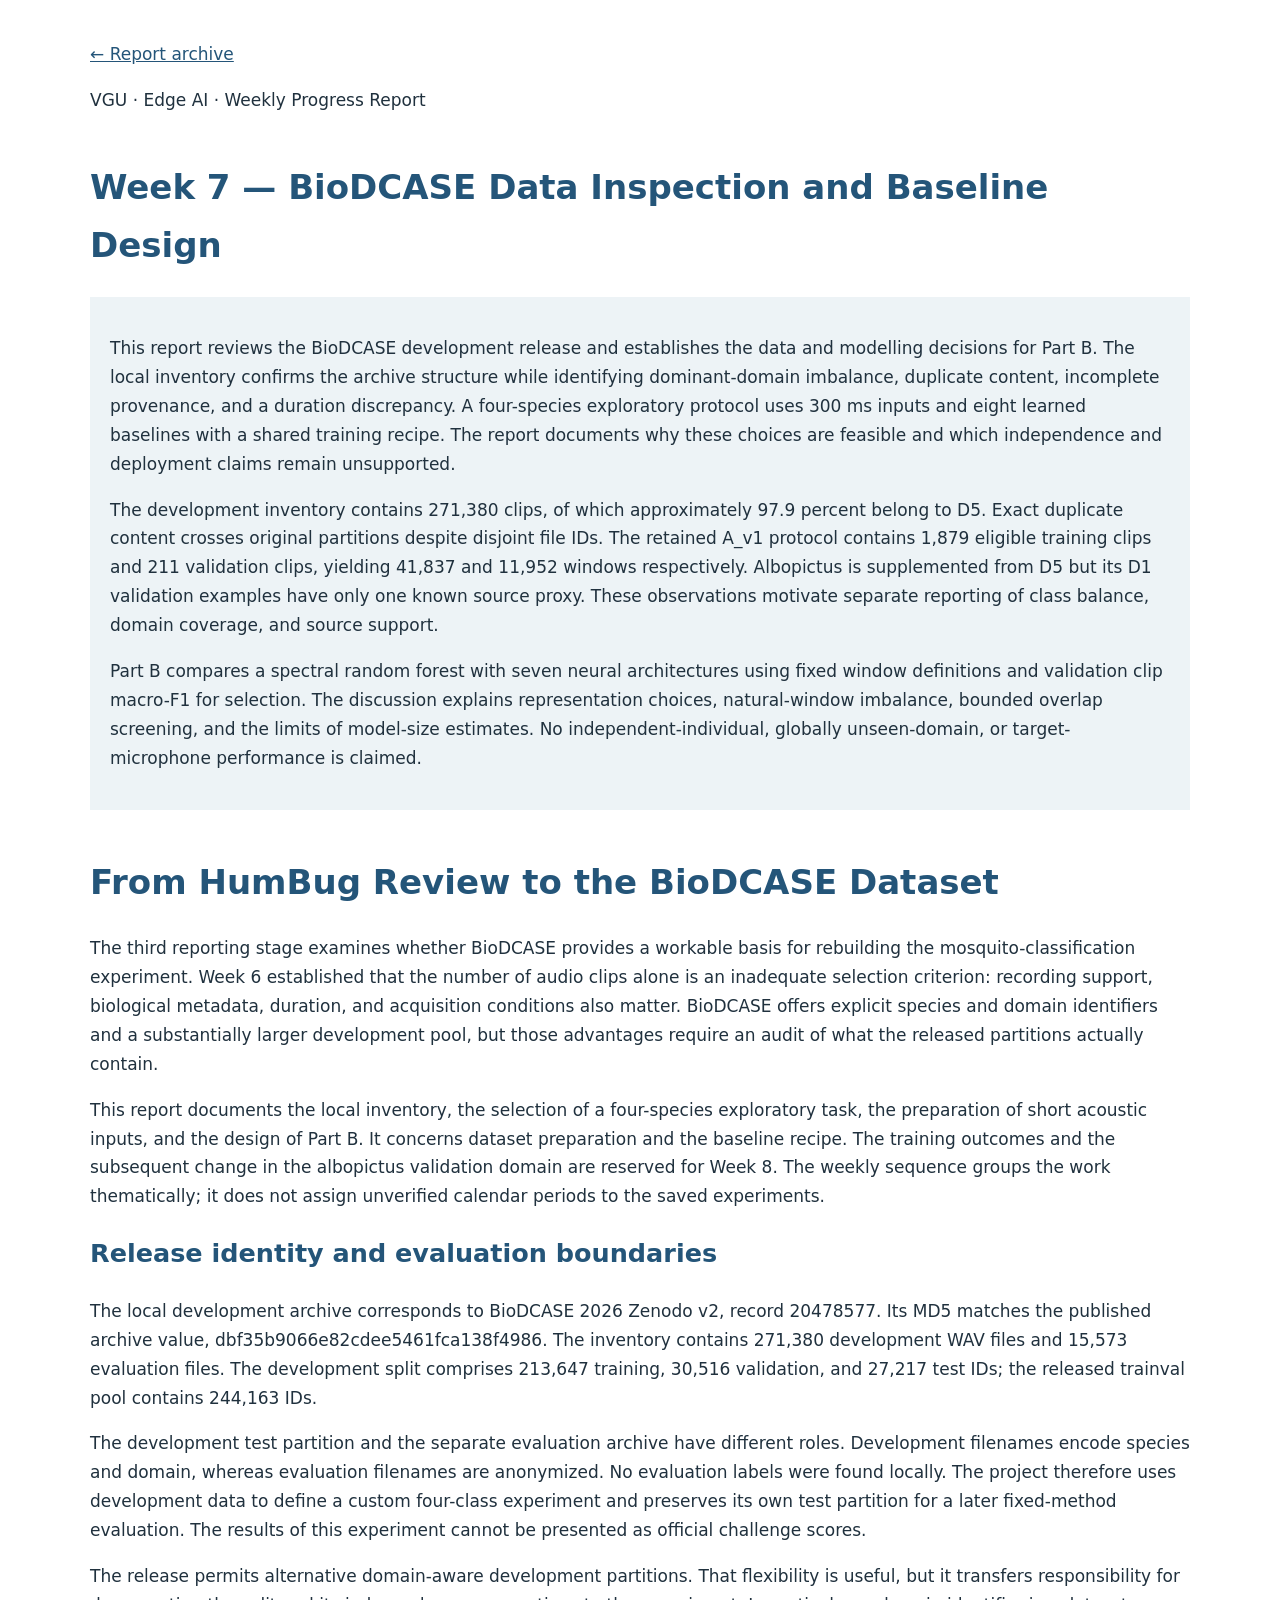
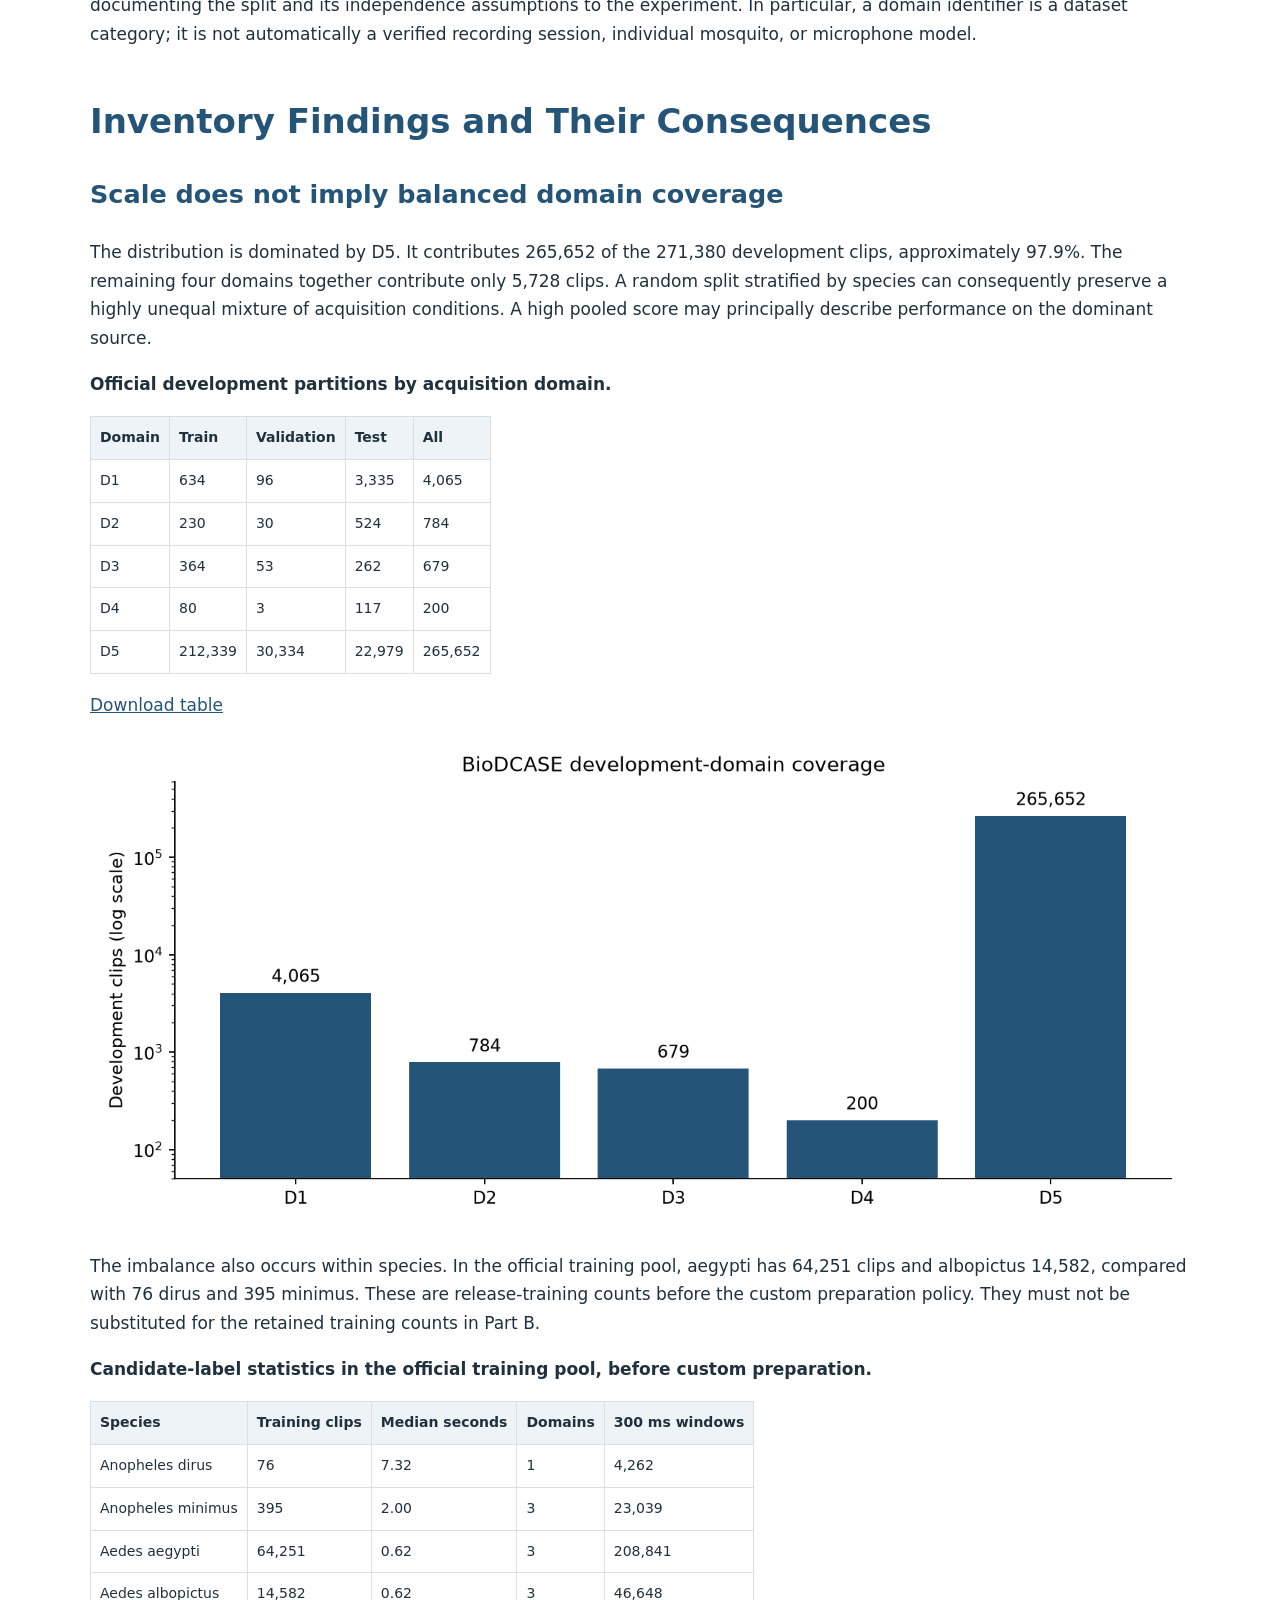
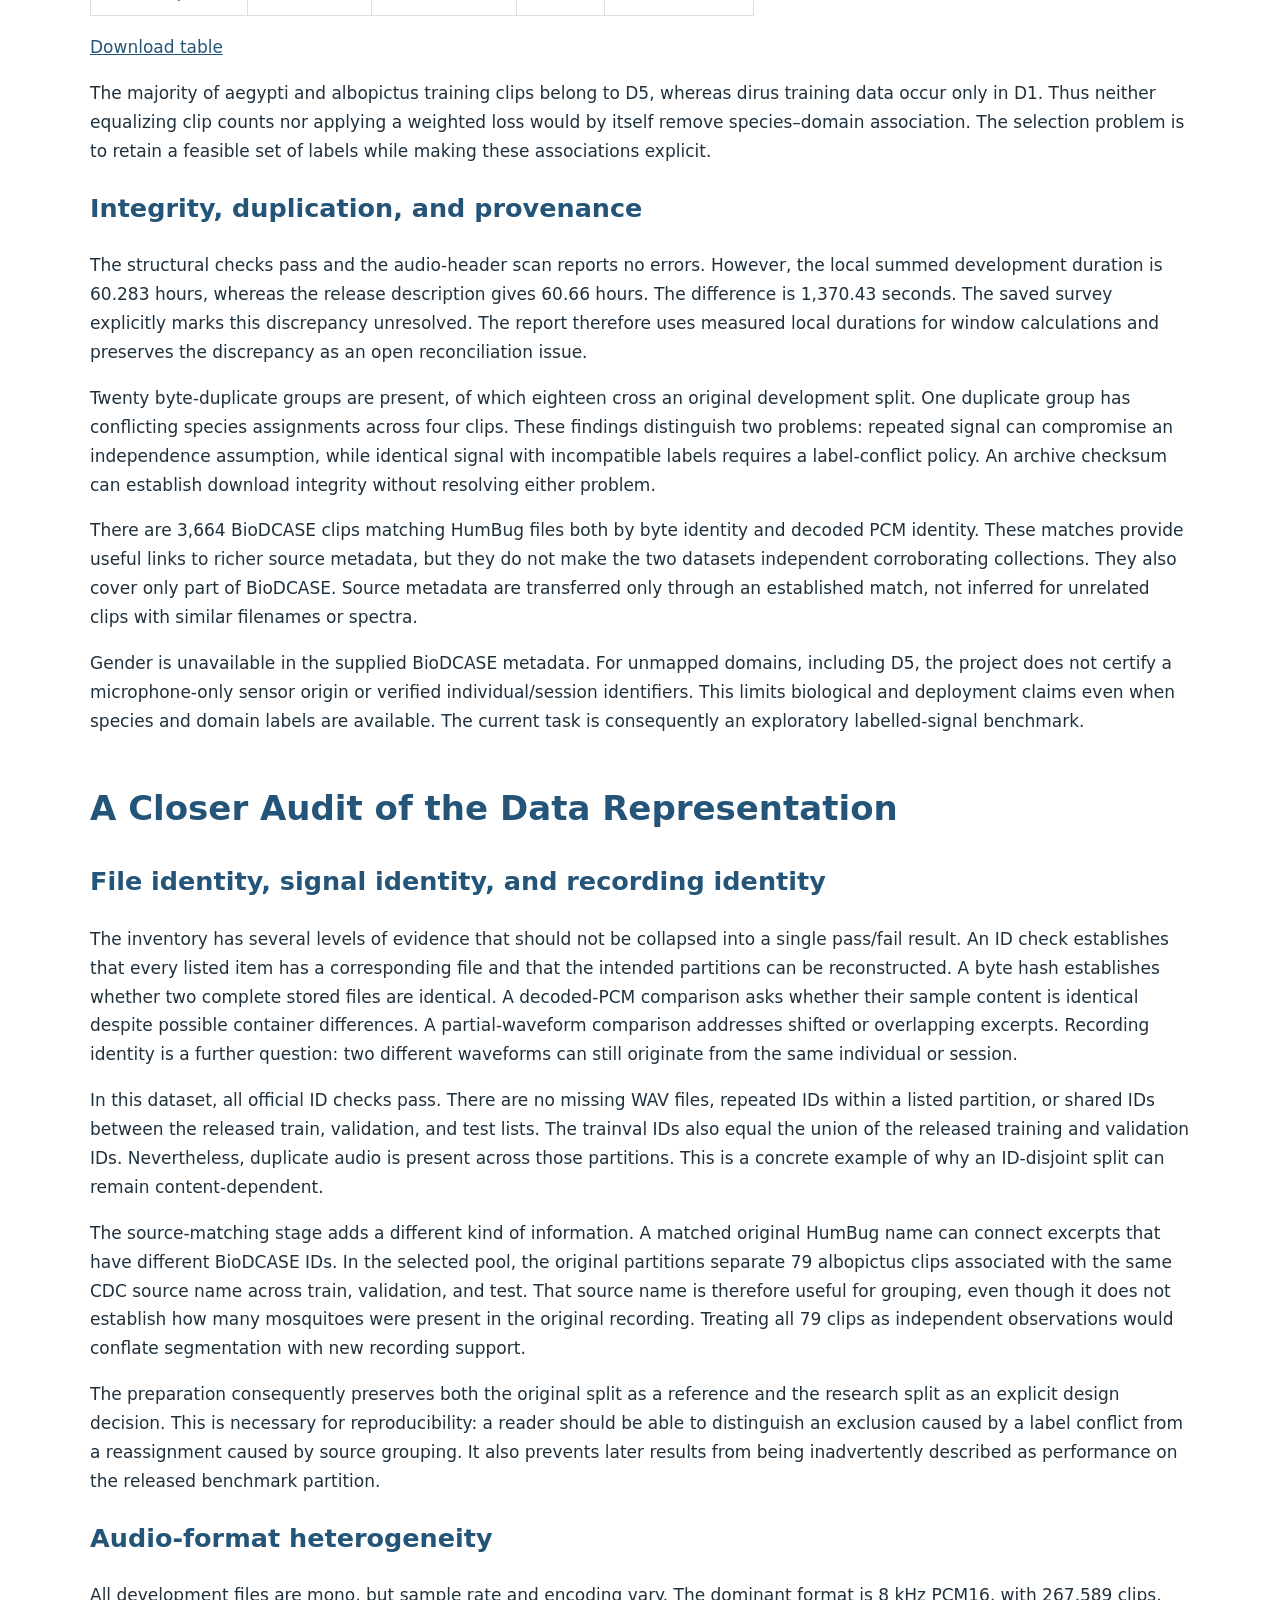
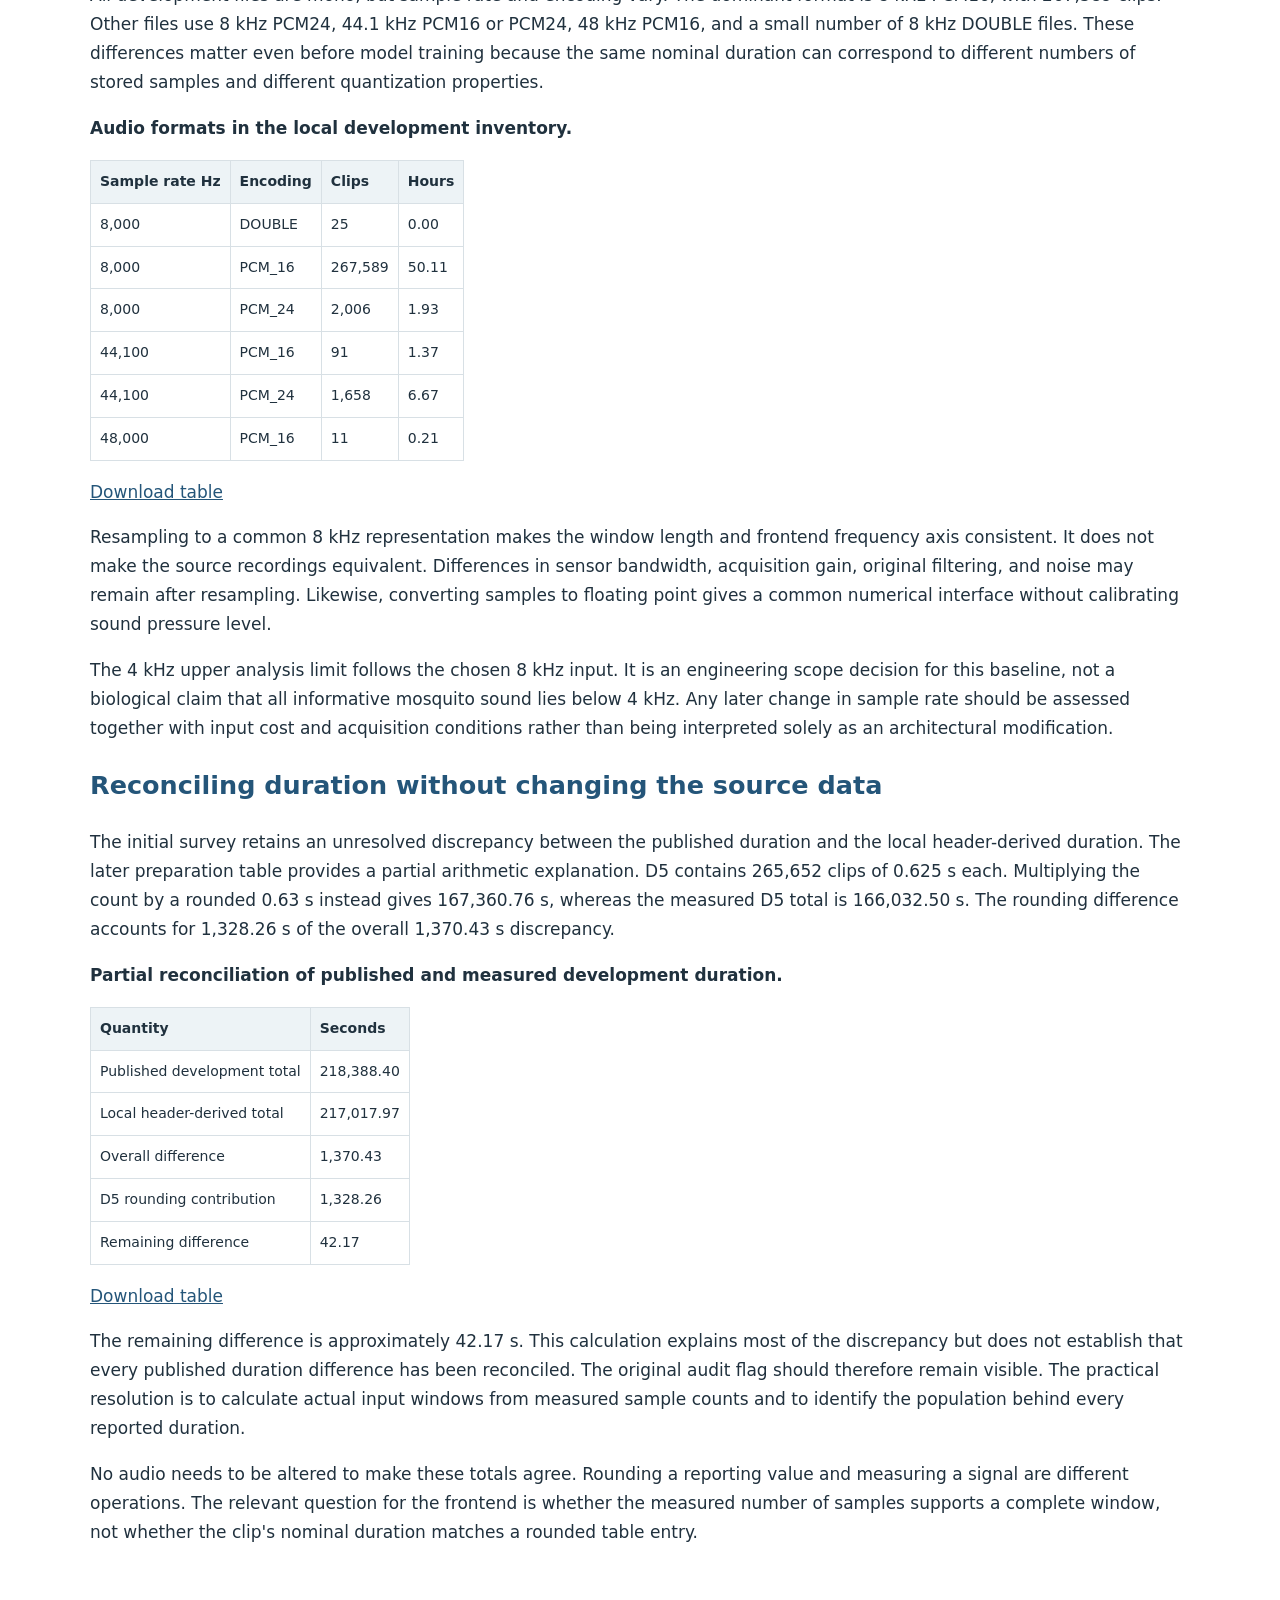
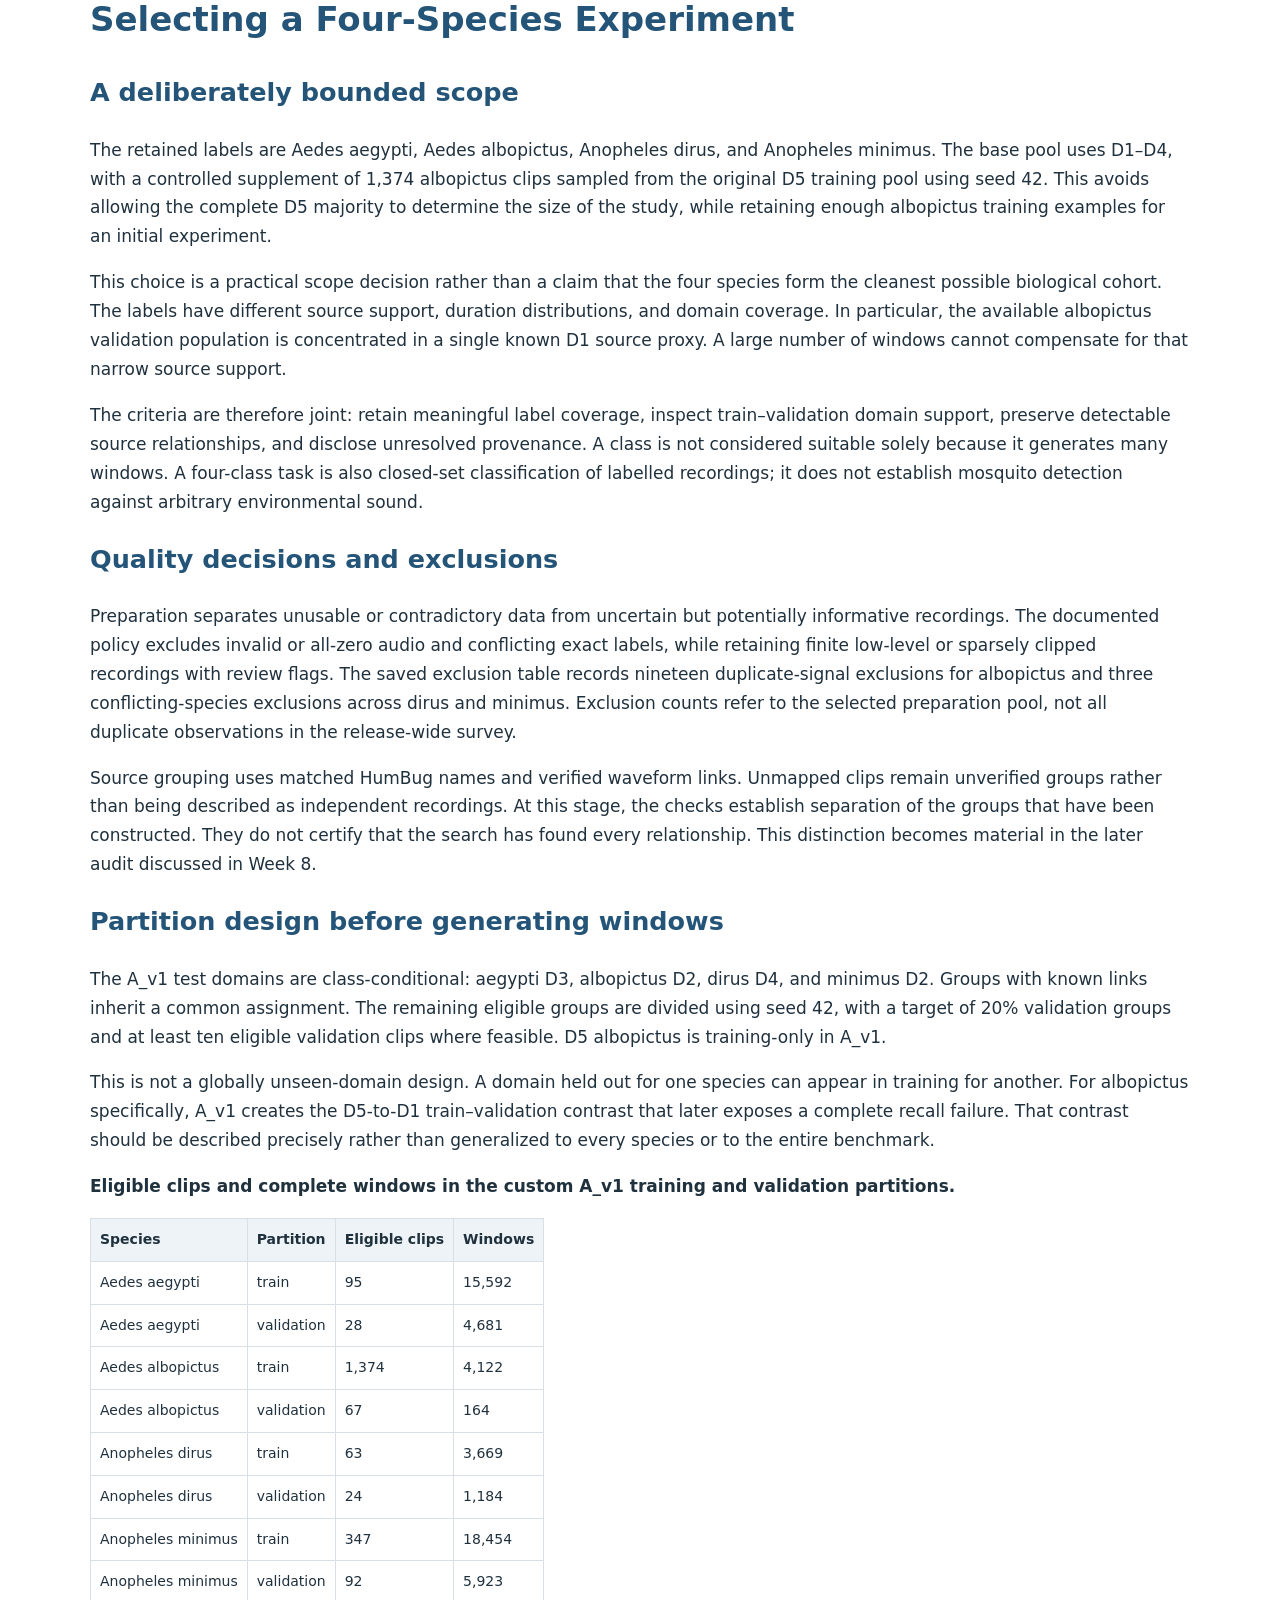
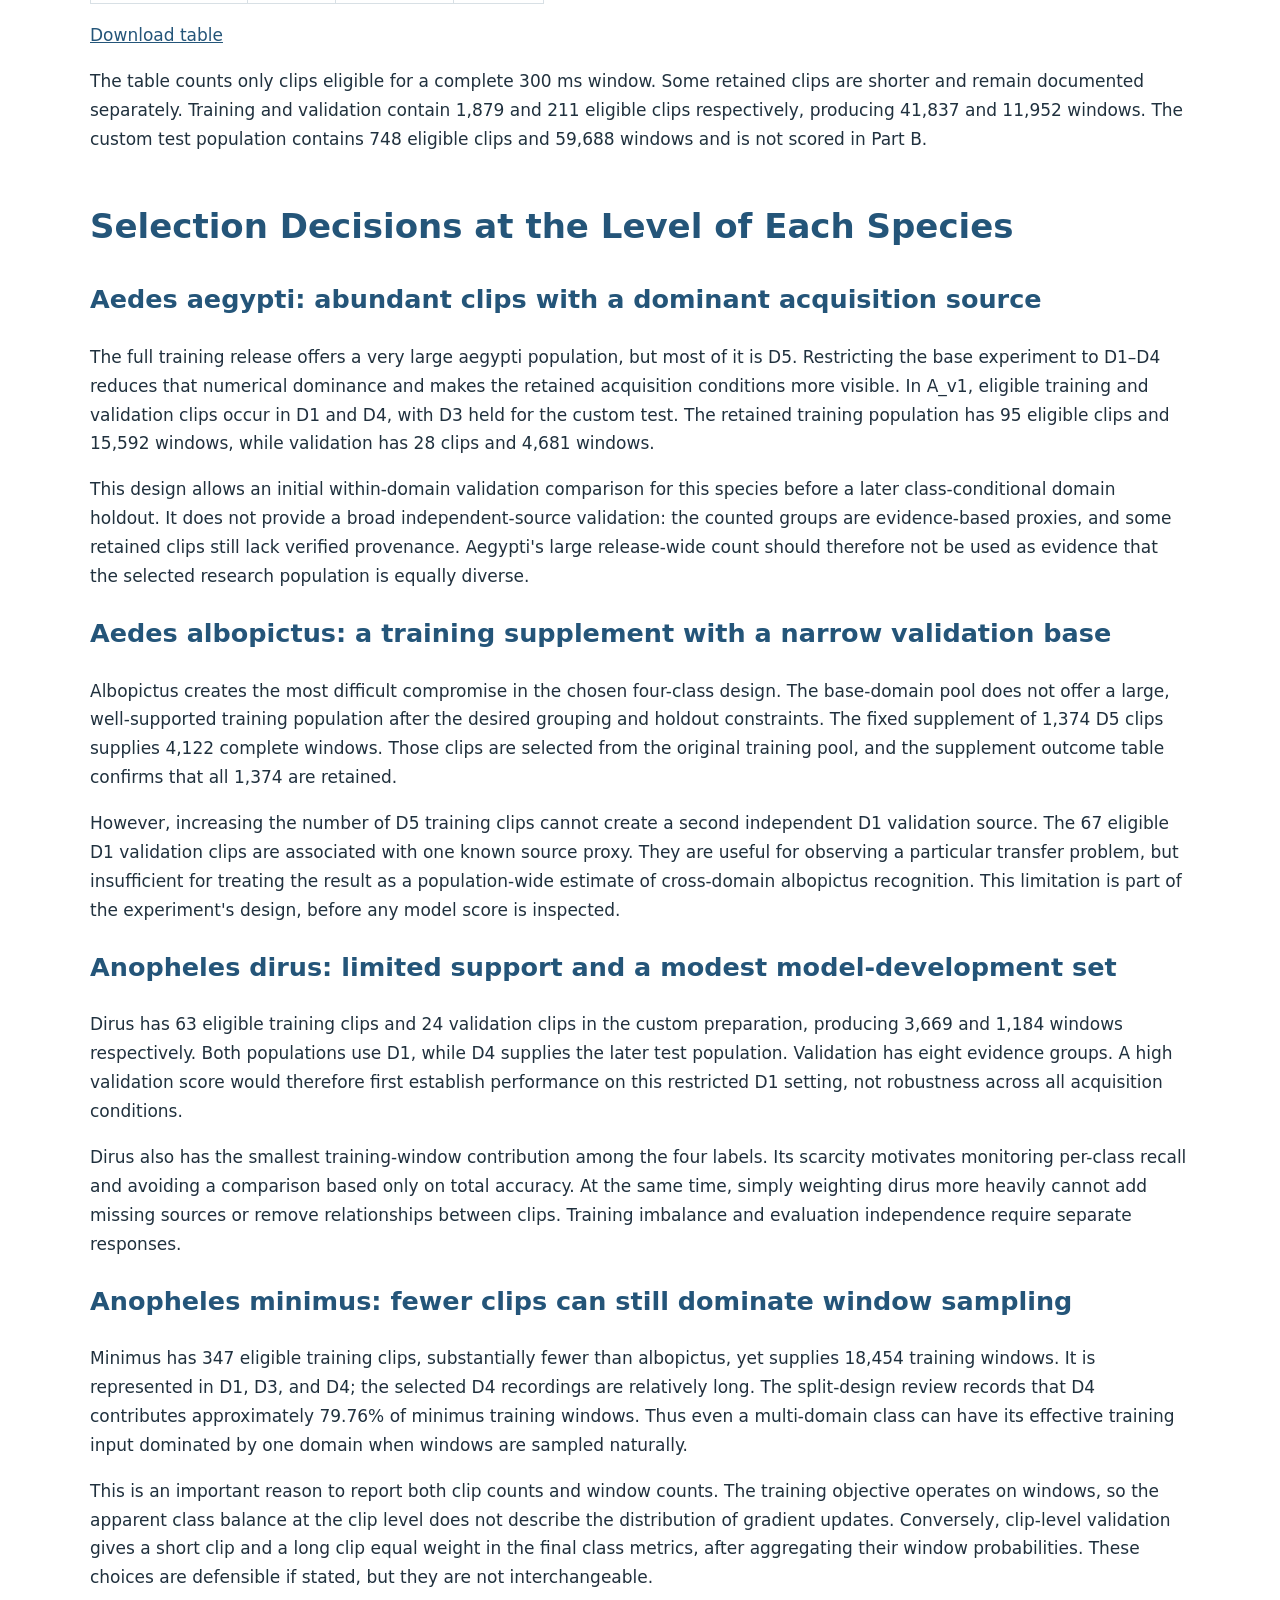
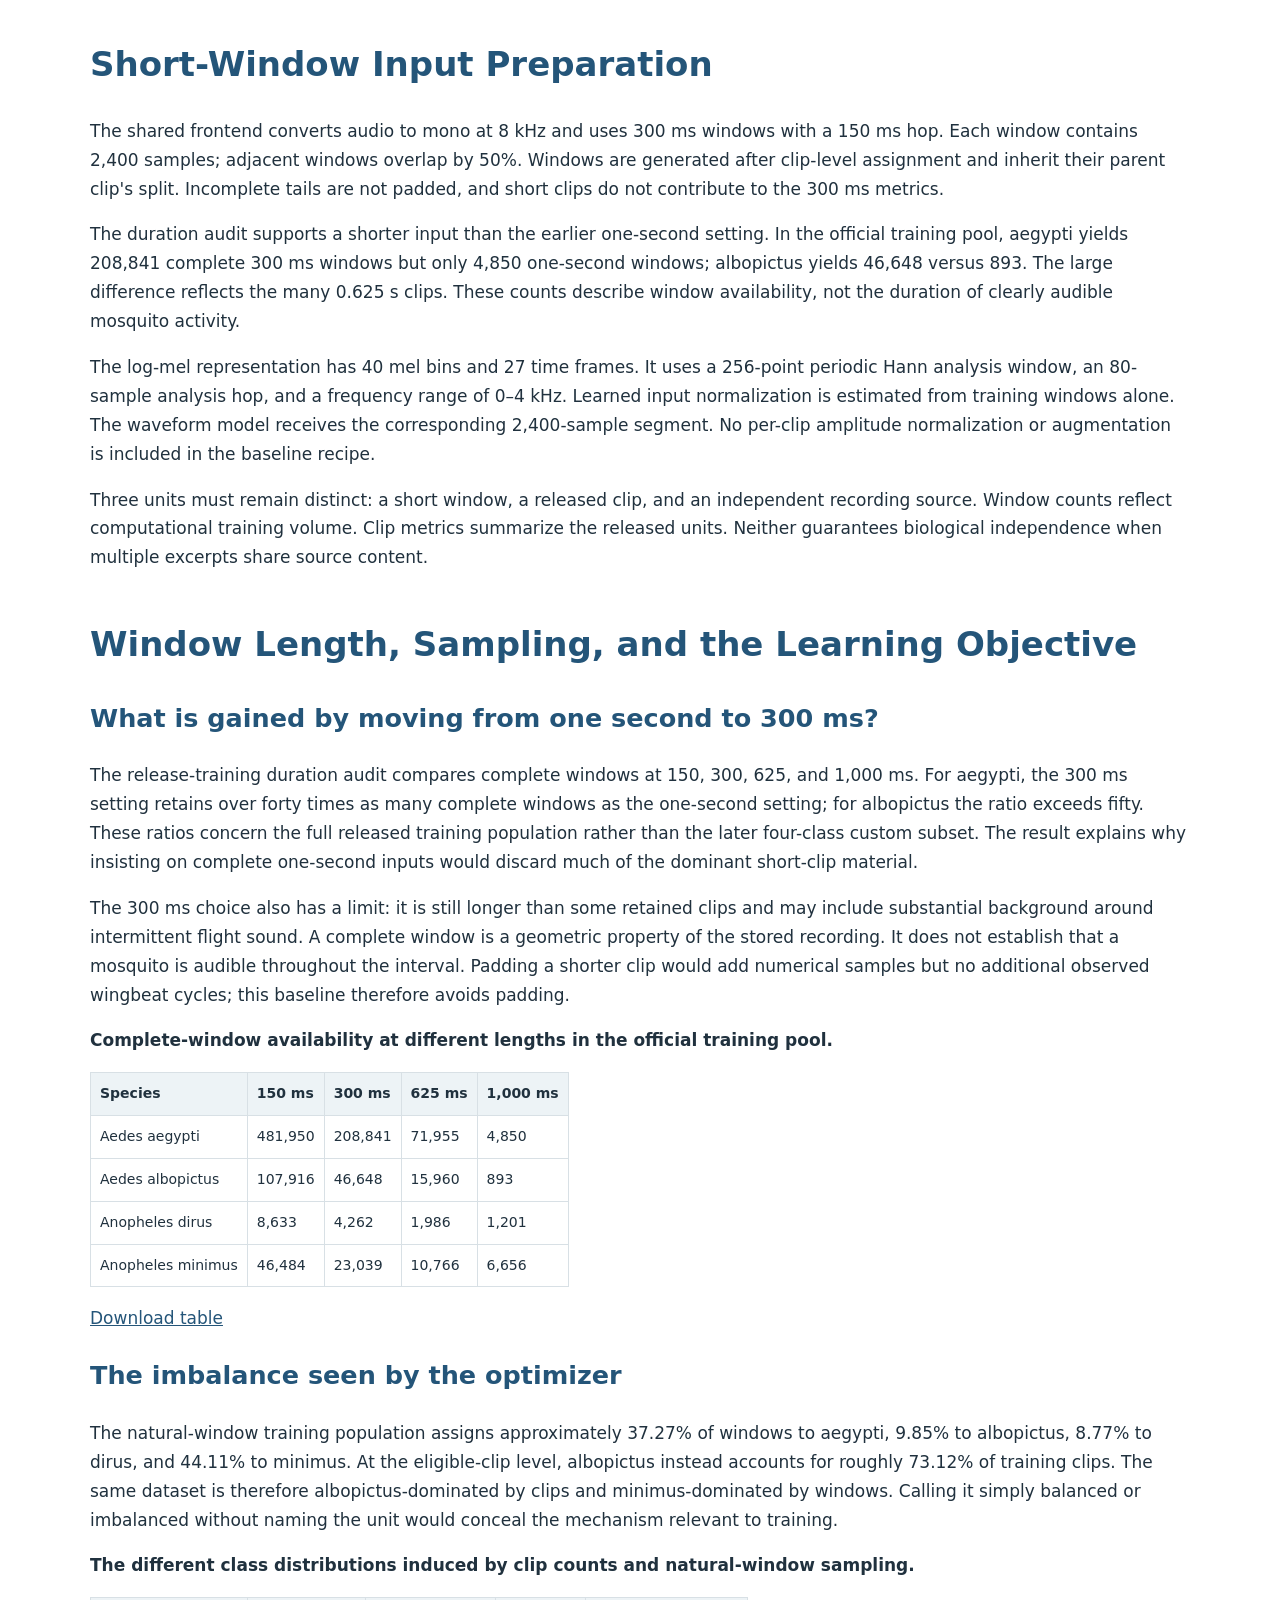
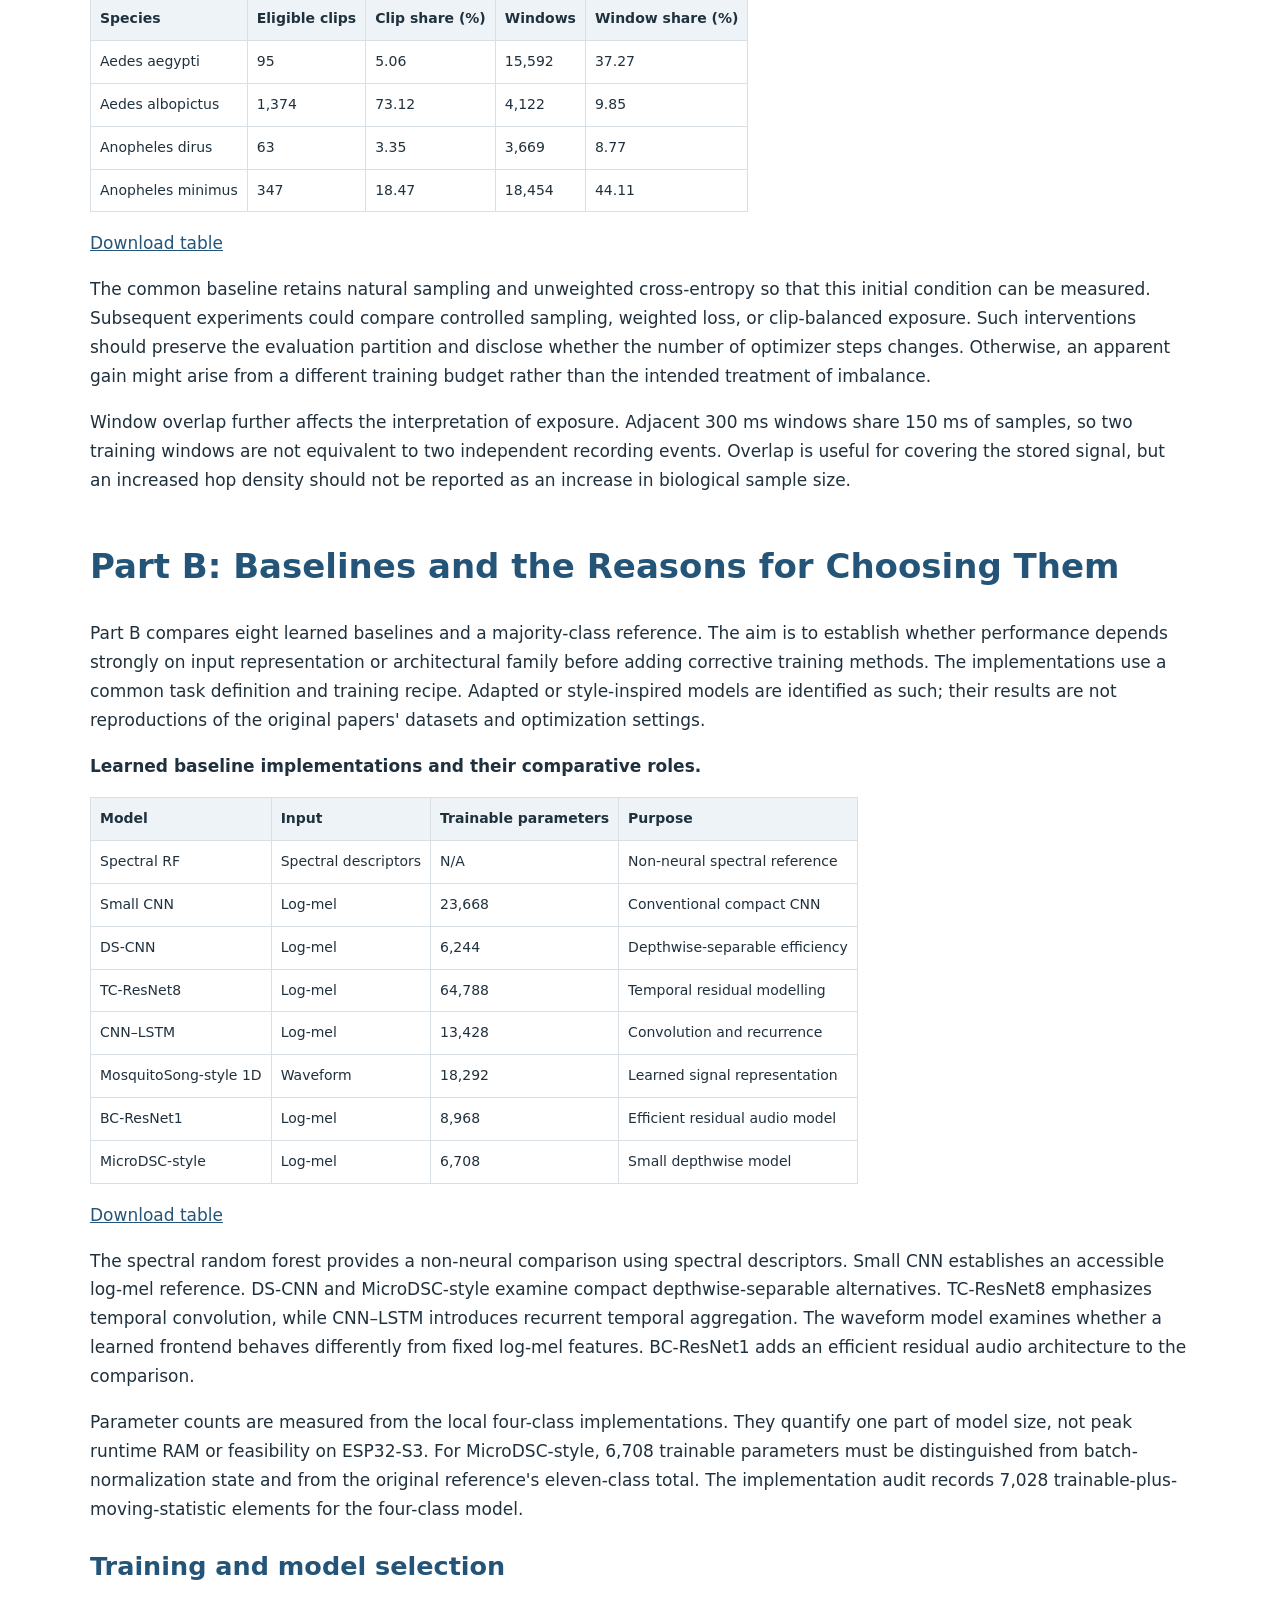
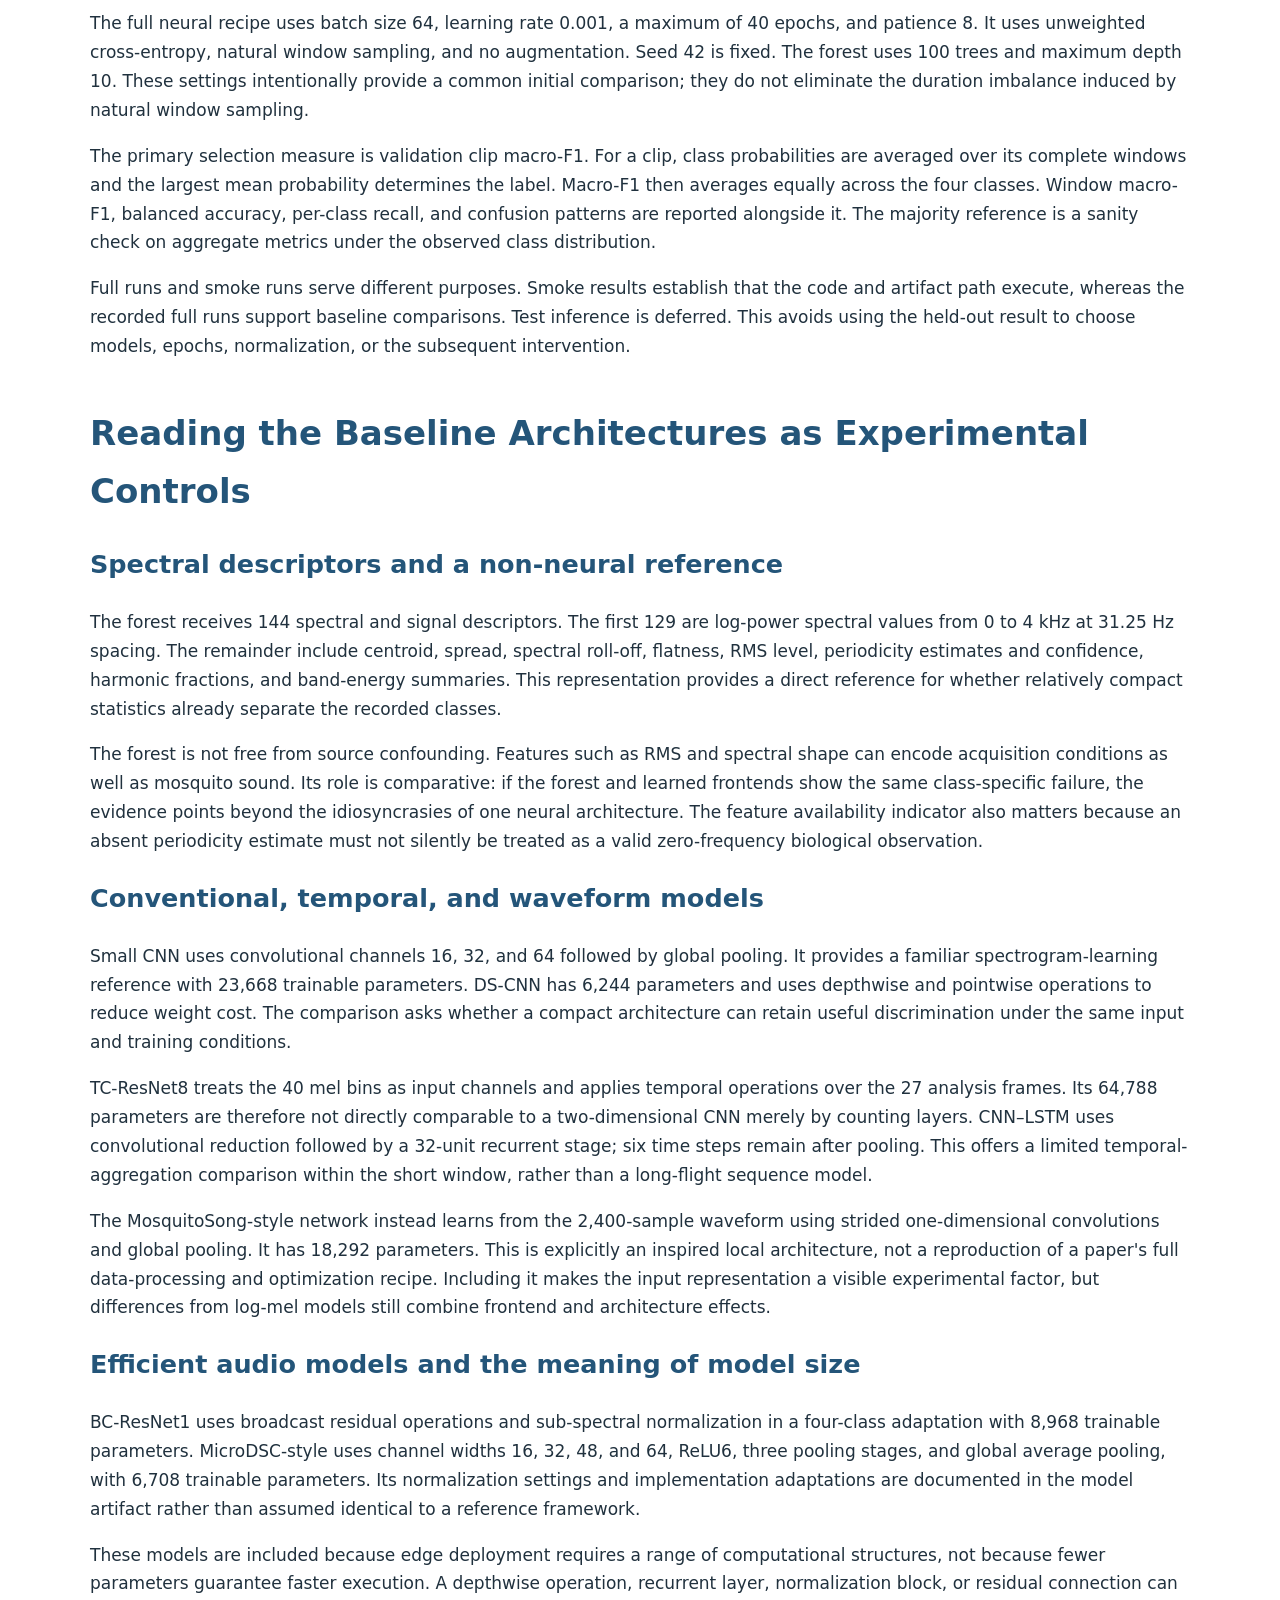
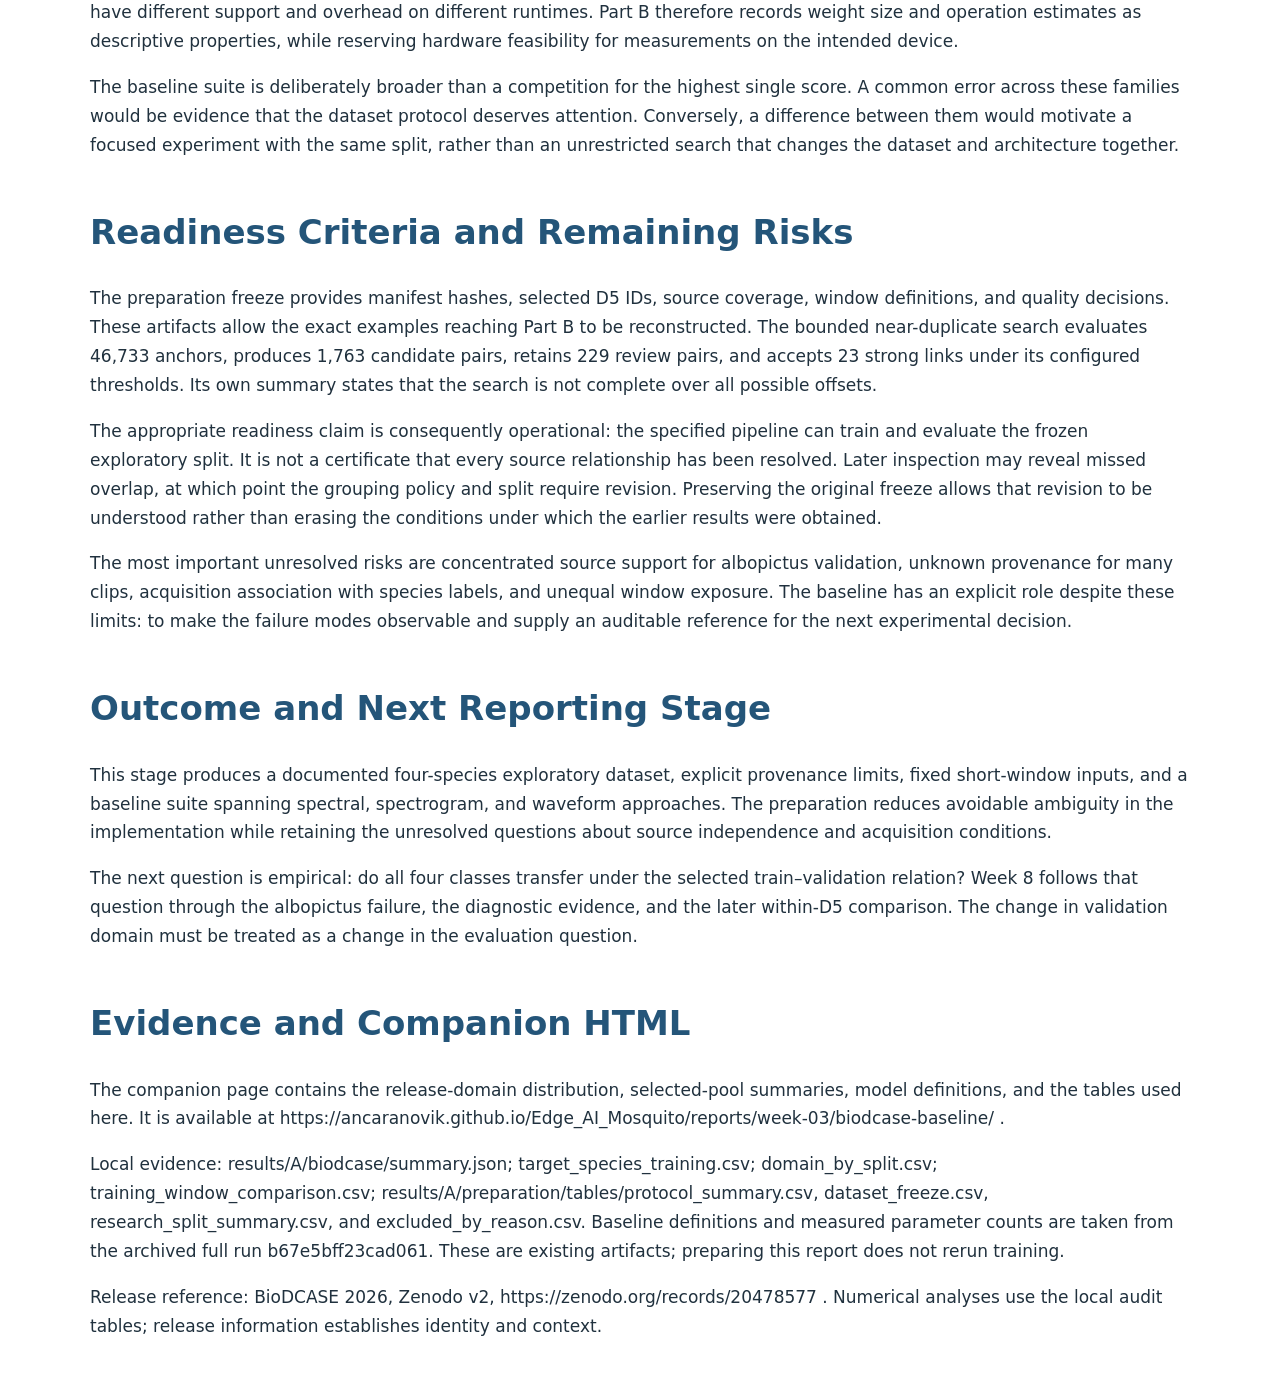
<file: reports/week-07/biodcase-baseline/index.html>
<!doctype html><html lang="en"><head><meta charset="utf-8"><meta name="viewport" content="width=device-width,initial-scale=1"><title>Week 7 · BioDCASE Data Inspection and Baseline Design</title><style>body{font:17px/1.7 system-ui,sans-serif;color:#20313e;max-width:1100px;margin:40px auto;padding:0 24px}h1,h2{color:#245579}h1{margin-top:44px}table{border-collapse:collapse;width:100%;font-size:14px;display:block;overflow:auto}th,td{border:1px solid #d8e0e5;padding:9px;text-align:left}th{background:#edf3f6}img{max-width:100%;height:auto}a{color:#245579}aside{padding:20px;background:#edf3f6}p{max-width:100%}</style></head><body><nav><a href="../../../">← Report archive</a></nav><header><p>VGU · Edge AI · Weekly Progress Report</p><h1>Week 7 — BioDCASE Data Inspection and Baseline Design</h1><aside><p>This report reviews the BioDCASE development release and establishes the data and modelling decisions for Part B. The local inventory confirms the archive structure while identifying dominant-domain imbalance, duplicate content, incomplete provenance, and a duration discrepancy. A four-species exploratory protocol uses 300 ms inputs and eight learned baselines with a shared training recipe. The report documents why these choices are feasible and which independence and deployment claims remain unsupported.</p><p>The development inventory contains 271,380 clips, of which approximately 97.9 percent belong to D5. Exact duplicate content crosses original partitions despite disjoint file IDs. The retained A_v1 protocol contains 1,879 eligible training clips and 211 validation clips, yielding 41,837 and 11,952 windows respectively. Albopictus is supplemented from D5 but its D1 validation examples have only one known source proxy. These observations motivate separate reporting of class balance, domain coverage, and source support.</p><p>Part B compares a spectral random forest with seven neural architectures using fixed window definitions and validation clip macro-F1 for selection. The discussion explains representation choices, natural-window imbalance, bounded overlap screening, and the limits of model-size estimates. No independent-individual, globally unseen-domain, or target-microphone performance is claimed.</p></aside></header><h1>From HumBug Review to the BioDCASE Dataset</h1>
<p>The third reporting stage examines whether BioDCASE provides a workable basis for rebuilding the mosquito-classification experiment. Week 6 established that the number of audio clips alone is an inadequate selection criterion: recording support, biological metadata, duration, and acquisition conditions also matter. BioDCASE offers explicit species and domain identifiers and a substantially larger development pool, but those advantages require an audit of what the released partitions actually contain.</p>
<p>This report documents the local inventory, the selection of a four-species exploratory task, the preparation of short acoustic inputs, and the design of Part B. It concerns dataset preparation and the baseline recipe. The training outcomes and the subsequent change in the albopictus validation domain are reserved for Week 8. The weekly sequence groups the work thematically; it does not assign unverified calendar periods to the saved experiments.</p>
<h2>Release identity and evaluation boundaries</h2>
<p>The local development archive corresponds to BioDCASE 2026 Zenodo v2, record 20478577. Its MD5 matches the published archive value, dbf35b9066e82cdee5461fca138f4986. The inventory contains 271,380 development WAV files and 15,573 evaluation files. The development split comprises 213,647 training, 30,516 validation, and 27,217 test IDs; the released trainval pool contains 244,163 IDs.</p>
<p>The development test partition and the separate evaluation archive have different roles. Development filenames encode species and domain, whereas evaluation filenames are anonymized. No evaluation labels were found locally. The project therefore uses development data to define a custom four-class experiment and preserves its own test partition for a later fixed-method evaluation. The results of this experiment cannot be presented as official challenge scores.</p>
<p>The release permits alternative domain-aware development partitions. That flexibility is useful, but it transfers responsibility for documenting the split and its independence assumptions to the experiment. In particular, a domain identifier is a dataset category; it is not automatically a verified recording session, individual mosquito, or microphone model.</p>
<h1>Inventory Findings and Their Consequences</h1>
<h2>Scale does not imply balanced domain coverage</h2>
<p>The distribution is dominated by D5. It contributes 265,652 of the 271,380 development clips, approximately 97.9%. The remaining four domains together contribute only 5,728 clips. A random split stratified by species can consequently preserve a highly unequal mixture of acquisition conditions. A high pooled score may principally describe performance on the dominant source.</p>
<p><strong>Official development partitions by acquisition domain.</strong></p>
<table class="dataframe">
  <thead>
    <tr style="text-align: right;">
      <th>Domain</th>
      <th>Train</th>
      <th>Validation</th>
      <th>Test</th>
      <th>All</th>
    </tr>
  </thead>
  <tbody>
    <tr>
      <td>D1</td>
      <td>634</td>
      <td>96</td>
      <td>3,335</td>
      <td>4,065</td>
    </tr>
    <tr>
      <td>D2</td>
      <td>230</td>
      <td>30</td>
      <td>524</td>
      <td>784</td>
    </tr>
    <tr>
      <td>D3</td>
      <td>364</td>
      <td>53</td>
      <td>262</td>
      <td>679</td>
    </tr>
    <tr>
      <td>D4</td>
      <td>80</td>
      <td>3</td>
      <td>117</td>
      <td>200</td>
    </tr>
    <tr>
      <td>D5</td>
      <td>212,339</td>
      <td>30,334</td>
      <td>22,979</td>
      <td>265,652</td>
    </tr>
  </tbody>
</table>

<p><a href="tables/domain_table.csv">Download table</a></p>
<p><img loading="lazy" src="images/domain_counts.png" alt="Development clips by domain. The logarithmic axis makes the smaller domains visible; the numerical labels retain the actual scale." /></p>
<p>The imbalance also occurs within species. In the official training pool, aegypti has 64,251 clips and albopictus 14,582, compared with 76 dirus and 395 minimus. These are release-training counts before the custom preparation policy. They must not be substituted for the retained training counts in Part B.</p>
<p><strong>Candidate-label statistics in the official training pool, before custom preparation.</strong></p>
<table class="dataframe">
  <thead>
    <tr style="text-align: right;">
      <th>Species</th>
      <th>Training clips</th>
      <th>Median seconds</th>
      <th>Domains</th>
      <th>300 ms windows</th>
    </tr>
  </thead>
  <tbody>
    <tr>
      <td>Anopheles dirus</td>
      <td>76</td>
      <td>7.32</td>
      <td>1</td>
      <td>4,262</td>
    </tr>
    <tr>
      <td>Anopheles minimus</td>
      <td>395</td>
      <td>2.00</td>
      <td>3</td>
      <td>23,039</td>
    </tr>
    <tr>
      <td>Aedes aegypti</td>
      <td>64,251</td>
      <td>0.62</td>
      <td>3</td>
      <td>208,841</td>
    </tr>
    <tr>
      <td>Aedes albopictus</td>
      <td>14,582</td>
      <td>0.62</td>
      <td>3</td>
      <td>46,648</td>
    </tr>
  </tbody>
</table>

<p><a href="tables/candidate_table.csv">Download table</a></p>
<p>The majority of aegypti and albopictus training clips belong to D5, whereas dirus training data occur only in D1. Thus neither equalizing clip counts nor applying a weighted loss would by itself remove species–domain association. The selection problem is to retain a feasible set of labels while making these associations explicit.</p>
<h2>Integrity, duplication, and provenance</h2>
<p>The structural checks pass and the audio-header scan reports no errors. However, the local summed development duration is 60.283 hours, whereas the release description gives 60.66 hours. The difference is 1,370.43 seconds. The saved survey explicitly marks this discrepancy unresolved. The report therefore uses measured local durations for window calculations and preserves the discrepancy as an open reconciliation issue.</p>
<p>Twenty byte-duplicate groups are present, of which eighteen cross an original development split. One duplicate group has conflicting species assignments across four clips. These findings distinguish two problems: repeated signal can compromise an independence assumption, while identical signal with incompatible labels requires a label-conflict policy. An archive checksum can establish download integrity without resolving either problem.</p>
<p>There are 3,664 BioDCASE clips matching HumBug files both by byte identity and decoded PCM identity. These matches provide useful links to richer source metadata, but they do not make the two datasets independent corroborating collections. They also cover only part of BioDCASE. Source metadata are transferred only through an established match, not inferred for unrelated clips with similar filenames or spectra.</p>
<p>Gender is unavailable in the supplied BioDCASE metadata. For unmapped domains, including D5, the project does not certify a microphone-only sensor origin or verified individual/session identifiers. This limits biological and deployment claims even when species and domain labels are available. The current task is consequently an exploratory labelled-signal benchmark.</p>
<h1>A Closer Audit of the Data Representation</h1>
<h2>File identity, signal identity, and recording identity</h2>
<p>The inventory has several levels of evidence that should not be collapsed into a single pass/fail result. An ID check establishes that every listed item has a corresponding file and that the intended partitions can be reconstructed. A byte hash establishes whether two complete stored files are identical. A decoded-PCM comparison asks whether their sample content is identical despite possible container differences. A partial-waveform comparison addresses shifted or overlapping excerpts. Recording identity is a further question: two different waveforms can still originate from the same individual or session.</p>
<p>In this dataset, all official ID checks pass. There are no missing WAV files, repeated IDs within a listed partition, or shared IDs between the released train, validation, and test lists. The trainval IDs also equal the union of the released training and validation IDs. Nevertheless, duplicate audio is present across those partitions. This is a concrete example of why an ID-disjoint split can remain content-dependent.</p>
<p>The source-matching stage adds a different kind of information. A matched original HumBug name can connect excerpts that have different BioDCASE IDs. In the selected pool, the original partitions separate 79 albopictus clips associated with the same CDC source name across train, validation, and test. That source name is therefore useful for grouping, even though it does not establish how many mosquitoes were present in the original recording. Treating all 79 clips as independent observations would conflate segmentation with new recording support.</p>
<p>The preparation consequently preserves both the original split as a reference and the research split as an explicit design decision. This is necessary for reproducibility: a reader should be able to distinguish an exclusion caused by a label conflict from a reassignment caused by source grouping. It also prevents later results from being inadvertently described as performance on the released benchmark partition.</p>
<h2>Audio-format heterogeneity</h2>
<p>All development files are mono, but sample rate and encoding vary. The dominant format is 8 kHz PCM16, with 267,589 clips. Other files use 8 kHz PCM24, 44.1 kHz PCM16 or PCM24, 48 kHz PCM16, and a small number of 8 kHz DOUBLE files. These differences matter even before model training because the same nominal duration can correspond to different numbers of stored samples and different quantization properties.</p>
<p><strong>Audio formats in the local development inventory.</strong></p>
<table class="dataframe">
  <thead>
    <tr style="text-align: right;">
      <th>Sample rate Hz</th>
      <th>Encoding</th>
      <th>Clips</th>
      <th>Hours</th>
    </tr>
  </thead>
  <tbody>
    <tr>
      <td>8,000</td>
      <td>DOUBLE</td>
      <td>25</td>
      <td>0.00</td>
    </tr>
    <tr>
      <td>8,000</td>
      <td>PCM_16</td>
      <td>267,589</td>
      <td>50.11</td>
    </tr>
    <tr>
      <td>8,000</td>
      <td>PCM_24</td>
      <td>2,006</td>
      <td>1.93</td>
    </tr>
    <tr>
      <td>44,100</td>
      <td>PCM_16</td>
      <td>91</td>
      <td>1.37</td>
    </tr>
    <tr>
      <td>44,100</td>
      <td>PCM_24</td>
      <td>1,658</td>
      <td>6.67</td>
    </tr>
    <tr>
      <td>48,000</td>
      <td>PCM_16</td>
      <td>11</td>
      <td>0.21</td>
    </tr>
  </tbody>
</table>

<p><a href="tables/formats_table.csv">Download table</a></p>
<p>Resampling to a common 8 kHz representation makes the window length and frontend frequency axis consistent. It does not make the source recordings equivalent. Differences in sensor bandwidth, acquisition gain, original filtering, and noise may remain after resampling. Likewise, converting samples to floating point gives a common numerical interface without calibrating sound pressure level.</p>
<p>The 4 kHz upper analysis limit follows the chosen 8 kHz input. It is an engineering scope decision for this baseline, not a biological claim that all informative mosquito sound lies below 4 kHz. Any later change in sample rate should be assessed together with input cost and acquisition conditions rather than being interpreted solely as an architectural modification.</p>
<h2>Reconciling duration without changing the source data</h2>
<p>The initial survey retains an unresolved discrepancy between the published duration and the local header-derived duration. The later preparation table provides a partial arithmetic explanation. D5 contains 265,652 clips of 0.625 s each. Multiplying the count by a rounded 0.63 s instead gives 167,360.76 s, whereas the measured D5 total is 166,032.50 s. The rounding difference accounts for 1,328.26 s of the overall 1,370.43 s discrepancy.</p>
<p><strong>Partial reconciliation of published and measured development duration.</strong></p>
<table class="dataframe">
  <thead>
    <tr style="text-align: right;">
      <th>Quantity</th>
      <th>Seconds</th>
    </tr>
  </thead>
  <tbody>
    <tr>
      <td>Published development total</td>
      <td>218,388.40</td>
    </tr>
    <tr>
      <td>Local header-derived total</td>
      <td>217,017.97</td>
    </tr>
    <tr>
      <td>Overall difference</td>
      <td>1,370.43</td>
    </tr>
    <tr>
      <td>D5 rounding contribution</td>
      <td>1,328.26</td>
    </tr>
    <tr>
      <td>Remaining difference</td>
      <td>42.17</td>
    </tr>
  </tbody>
</table>

<p><a href="tables/duration_table.csv">Download table</a></p>
<p>The remaining difference is approximately 42.17 s. This calculation explains most of the discrepancy but does not establish that every published duration difference has been reconciled. The original audit flag should therefore remain visible. The practical resolution is to calculate actual input windows from measured sample counts and to identify the population behind every reported duration.</p>
<p>No audio needs to be altered to make these totals agree. Rounding a reporting value and measuring a signal are different operations. The relevant question for the frontend is whether the measured number of samples supports a complete window, not whether the clip's nominal duration matches a rounded table entry.</p>
<h1>Selecting a Four-Species Experiment</h1>
<h2>A deliberately bounded scope</h2>
<p>The retained labels are Aedes aegypti, Aedes albopictus, Anopheles dirus, and Anopheles minimus. The base pool uses D1–D4, with a controlled supplement of 1,374 albopictus clips sampled from the original D5 training pool using seed 42. This avoids allowing the complete D5 majority to determine the size of the study, while retaining enough albopictus training examples for an initial experiment.</p>
<p>This choice is a practical scope decision rather than a claim that the four species form the cleanest possible biological cohort. The labels have different source support, duration distributions, and domain coverage. In particular, the available albopictus validation population is concentrated in a single known D1 source proxy. A large number of windows cannot compensate for that narrow source support.</p>
<p>The criteria are therefore joint: retain meaningful label coverage, inspect train–validation domain support, preserve detectable source relationships, and disclose unresolved provenance. A class is not considered suitable solely because it generates many windows. A four-class task is also closed-set classification of labelled recordings; it does not establish mosquito detection against arbitrary environmental sound.</p>
<h2>Quality decisions and exclusions</h2>
<p>Preparation separates unusable or contradictory data from uncertain but potentially informative recordings. The documented policy excludes invalid or all-zero audio and conflicting exact labels, while retaining finite low-level or sparsely clipped recordings with review flags. The saved exclusion table records nineteen duplicate-signal exclusions for albopictus and three conflicting-species exclusions across dirus and minimus. Exclusion counts refer to the selected preparation pool, not all duplicate observations in the release-wide survey.</p>
<p>Source grouping uses matched HumBug names and verified waveform links. Unmapped clips remain unverified groups rather than being described as independent recordings. At this stage, the checks establish separation of the groups that have been constructed. They do not certify that the search has found every relationship. This distinction becomes material in the later audit discussed in Week 8.</p>
<h2>Partition design before generating windows</h2>
<p>The A_v1 test domains are class-conditional: aegypti D3, albopictus D2, dirus D4, and minimus D2. Groups with known links inherit a common assignment. The remaining eligible groups are divided using seed 42, with a target of 20% validation groups and at least ten eligible validation clips where feasible. D5 albopictus is training-only in A_v1.</p>
<p>This is not a globally unseen-domain design. A domain held out for one species can appear in training for another. For albopictus specifically, A_v1 creates the D5-to-D1 train–validation contrast that later exposes a complete recall failure. That contrast should be described precisely rather than generalized to every species or to the entire benchmark.</p>
<p><strong>Eligible clips and complete windows in the custom A_v1 training and validation partitions.</strong></p>
<table class="dataframe">
  <thead>
    <tr style="text-align: right;">
      <th>Species</th>
      <th>Partition</th>
      <th>Eligible clips</th>
      <th>Windows</th>
    </tr>
  </thead>
  <tbody>
    <tr>
      <td>Aedes aegypti</td>
      <td>train</td>
      <td>95</td>
      <td>15,592</td>
    </tr>
    <tr>
      <td>Aedes aegypti</td>
      <td>validation</td>
      <td>28</td>
      <td>4,681</td>
    </tr>
    <tr>
      <td>Aedes albopictus</td>
      <td>train</td>
      <td>1,374</td>
      <td>4,122</td>
    </tr>
    <tr>
      <td>Aedes albopictus</td>
      <td>validation</td>
      <td>67</td>
      <td>164</td>
    </tr>
    <tr>
      <td>Anopheles dirus</td>
      <td>train</td>
      <td>63</td>
      <td>3,669</td>
    </tr>
    <tr>
      <td>Anopheles dirus</td>
      <td>validation</td>
      <td>24</td>
      <td>1,184</td>
    </tr>
    <tr>
      <td>Anopheles minimus</td>
      <td>train</td>
      <td>347</td>
      <td>18,454</td>
    </tr>
    <tr>
      <td>Anopheles minimus</td>
      <td>validation</td>
      <td>92</td>
      <td>5,923</td>
    </tr>
  </tbody>
</table>

<p><a href="tables/split_table.csv">Download table</a></p>
<p>The table counts only clips eligible for a complete 300 ms window. Some retained clips are shorter and remain documented separately. Training and validation contain 1,879 and 211 eligible clips respectively, producing 41,837 and 11,952 windows. The custom test population contains 748 eligible clips and 59,688 windows and is not scored in Part B.</p>
<h1>Selection Decisions at the Level of Each Species</h1>
<h2>Aedes aegypti: abundant clips with a dominant acquisition source</h2>
<p>The full training release offers a very large aegypti population, but most of it is D5. Restricting the base experiment to D1–D4 reduces that numerical dominance and makes the retained acquisition conditions more visible. In A_v1, eligible training and validation clips occur in D1 and D4, with D3 held for the custom test. The retained training population has 95 eligible clips and 15,592 windows, while validation has 28 clips and 4,681 windows.</p>
<p>This design allows an initial within-domain validation comparison for this species before a later class-conditional domain holdout. It does not provide a broad independent-source validation: the counted groups are evidence-based proxies, and some retained clips still lack verified provenance. Aegypti's large release-wide count should therefore not be used as evidence that the selected research population is equally diverse.</p>
<h2>Aedes albopictus: a training supplement with a narrow validation base</h2>
<p>Albopictus creates the most difficult compromise in the chosen four-class design. The base-domain pool does not offer a large, well-supported training population after the desired grouping and holdout constraints. The fixed supplement of 1,374 D5 clips supplies 4,122 complete windows. Those clips are selected from the original training pool, and the supplement outcome table confirms that all 1,374 are retained.</p>
<p>However, increasing the number of D5 training clips cannot create a second independent D1 validation source. The 67 eligible D1 validation clips are associated with one known source proxy. They are useful for observing a particular transfer problem, but insufficient for treating the result as a population-wide estimate of cross-domain albopictus recognition. This limitation is part of the experiment's design, before any model score is inspected.</p>
<h2>Anopheles dirus: limited support and a modest model-development set</h2>
<p>Dirus has 63 eligible training clips and 24 validation clips in the custom preparation, producing 3,669 and 1,184 windows respectively. Both populations use D1, while D4 supplies the later test population. Validation has eight evidence groups. A high validation score would therefore first establish performance on this restricted D1 setting, not robustness across all acquisition conditions.</p>
<p>Dirus also has the smallest training-window contribution among the four labels. Its scarcity motivates monitoring per-class recall and avoiding a comparison based only on total accuracy. At the same time, simply weighting dirus more heavily cannot add missing sources or remove relationships between clips. Training imbalance and evaluation independence require separate responses.</p>
<h2>Anopheles minimus: fewer clips can still dominate window sampling</h2>
<p>Minimus has 347 eligible training clips, substantially fewer than albopictus, yet supplies 18,454 training windows. It is represented in D1, D3, and D4; the selected D4 recordings are relatively long. The split-design review records that D4 contributes approximately 79.76% of minimus training windows. Thus even a multi-domain class can have its effective training input dominated by one domain when windows are sampled naturally.</p>
<p>This is an important reason to report both clip counts and window counts. The training objective operates on windows, so the apparent class balance at the clip level does not describe the distribution of gradient updates. Conversely, clip-level validation gives a short clip and a long clip equal weight in the final class metrics, after aggregating their window probabilities. These choices are defensible if stated, but they are not interchangeable.</p>
<h1>Short-Window Input Preparation</h1>
<p>The shared frontend converts audio to mono at 8 kHz and uses 300 ms windows with a 150 ms hop. Each window contains 2,400 samples; adjacent windows overlap by 50%. Windows are generated after clip-level assignment and inherit their parent clip's split. Incomplete tails are not padded, and short clips do not contribute to the 300 ms metrics.</p>
<p>The duration audit supports a shorter input than the earlier one-second setting. In the official training pool, aegypti yields 208,841 complete 300 ms windows but only 4,850 one-second windows; albopictus yields 46,648 versus 893. The large difference reflects the many 0.625 s clips. These counts describe window availability, not the duration of clearly audible mosquito activity.</p>
<p>The log-mel representation has 40 mel bins and 27 time frames. It uses a 256-point periodic Hann analysis window, an 80-sample analysis hop, and a frequency range of 0–4 kHz. Learned input normalization is estimated from training windows alone. The waveform model receives the corresponding 2,400-sample segment. No per-clip amplitude normalization or augmentation is included in the baseline recipe.</p>
<p>Three units must remain distinct: a short window, a released clip, and an independent recording source. Window counts reflect computational training volume. Clip metrics summarize the released units. Neither guarantees biological independence when multiple excerpts share source content.</p>
<h1>Window Length, Sampling, and the Learning Objective</h1>
<h2>What is gained by moving from one second to 300 ms?</h2>
<p>The release-training duration audit compares complete windows at 150, 300, 625, and 1,000 ms. For aegypti, the 300 ms setting retains over forty times as many complete windows as the one-second setting; for albopictus the ratio exceeds fifty. These ratios concern the full released training population rather than the later four-class custom subset. The result explains why insisting on complete one-second inputs would discard much of the dominant short-clip material.</p>
<p>The 300 ms choice also has a limit: it is still longer than some retained clips and may include substantial background around intermittent flight sound. A complete window is a geometric property of the stored recording. It does not establish that a mosquito is audible throughout the interval. Padding a shorter clip would add numerical samples but no additional observed wingbeat cycles; this baseline therefore avoids padding.</p>
<p><strong>Complete-window availability at different lengths in the official training pool.</strong></p>
<table class="dataframe">
  <thead>
    <tr style="text-align: right;">
      <th>Species</th>
      <th>150 ms</th>
      <th>300 ms</th>
      <th>625 ms</th>
      <th>1,000 ms</th>
    </tr>
  </thead>
  <tbody>
    <tr>
      <td>Aedes aegypti</td>
      <td>481,950</td>
      <td>208,841</td>
      <td>71,955</td>
      <td>4,850</td>
    </tr>
    <tr>
      <td>Aedes albopictus</td>
      <td>107,916</td>
      <td>46,648</td>
      <td>15,960</td>
      <td>893</td>
    </tr>
    <tr>
      <td>Anopheles dirus</td>
      <td>8,633</td>
      <td>4,262</td>
      <td>1,986</td>
      <td>1,201</td>
    </tr>
    <tr>
      <td>Anopheles minimus</td>
      <td>46,484</td>
      <td>23,039</td>
      <td>10,766</td>
      <td>6,656</td>
    </tr>
  </tbody>
</table>

<p><a href="tables/window_lengths_table.csv">Download table</a></p>
<h2>The imbalance seen by the optimizer</h2>
<p>The natural-window training population assigns approximately 37.27% of windows to aegypti, 9.85% to albopictus, 8.77% to dirus, and 44.11% to minimus. At the eligible-clip level, albopictus instead accounts for roughly 73.12% of training clips. The same dataset is therefore albopictus-dominated by clips and minimus-dominated by windows. Calling it simply balanced or imbalanced without naming the unit would conceal the mechanism relevant to training.</p>
<p><strong>The different class distributions induced by clip counts and natural-window sampling.</strong></p>
<table class="dataframe">
  <thead>
    <tr style="text-align: right;">
      <th>Species</th>
      <th>Eligible clips</th>
      <th>Clip share (%)</th>
      <th>Windows</th>
      <th>Window share (%)</th>
    </tr>
  </thead>
  <tbody>
    <tr>
      <td>Aedes aegypti</td>
      <td>95</td>
      <td>5.06</td>
      <td>15,592</td>
      <td>37.27</td>
    </tr>
    <tr>
      <td>Aedes albopictus</td>
      <td>1,374</td>
      <td>73.12</td>
      <td>4,122</td>
      <td>9.85</td>
    </tr>
    <tr>
      <td>Anopheles dirus</td>
      <td>63</td>
      <td>3.35</td>
      <td>3,669</td>
      <td>8.77</td>
    </tr>
    <tr>
      <td>Anopheles minimus</td>
      <td>347</td>
      <td>18.47</td>
      <td>18,454</td>
      <td>44.11</td>
    </tr>
  </tbody>
</table>

<p><a href="tables/sampling_table.csv">Download table</a></p>
<p>The common baseline retains natural sampling and unweighted cross-entropy so that this initial condition can be measured. Subsequent experiments could compare controlled sampling, weighted loss, or clip-balanced exposure. Such interventions should preserve the evaluation partition and disclose whether the number of optimizer steps changes. Otherwise, an apparent gain might arise from a different training budget rather than the intended treatment of imbalance.</p>
<p>Window overlap further affects the interpretation of exposure. Adjacent 300 ms windows share 150 ms of samples, so two training windows are not equivalent to two independent recording events. Overlap is useful for covering the stored signal, but an increased hop density should not be reported as an increase in biological sample size.</p>
<h1>Part B: Baselines and the Reasons for Choosing Them</h1>
<p>Part B compares eight learned baselines and a majority-class reference. The aim is to establish whether performance depends strongly on input representation or architectural family before adding corrective training methods. The implementations use a common task definition and training recipe. Adapted or style-inspired models are identified as such; their results are not reproductions of the original papers' datasets and optimization settings.</p>
<p><strong>Learned baseline implementations and their comparative roles.</strong></p>
<table class="dataframe">
  <thead>
    <tr style="text-align: right;">
      <th>Model</th>
      <th>Input</th>
      <th>Trainable parameters</th>
      <th>Purpose</th>
    </tr>
  </thead>
  <tbody>
    <tr>
      <td>Spectral RF</td>
      <td>Spectral descriptors</td>
      <td>N/A</td>
      <td>Non-neural spectral reference</td>
    </tr>
    <tr>
      <td>Small CNN</td>
      <td>Log-mel</td>
      <td>23,668</td>
      <td>Conventional compact CNN</td>
    </tr>
    <tr>
      <td>DS-CNN</td>
      <td>Log-mel</td>
      <td>6,244</td>
      <td>Depthwise-separable efficiency</td>
    </tr>
    <tr>
      <td>TC-ResNet8</td>
      <td>Log-mel</td>
      <td>64,788</td>
      <td>Temporal residual modelling</td>
    </tr>
    <tr>
      <td>CNN–LSTM</td>
      <td>Log-mel</td>
      <td>13,428</td>
      <td>Convolution and recurrence</td>
    </tr>
    <tr>
      <td>MosquitoSong-style 1D</td>
      <td>Waveform</td>
      <td>18,292</td>
      <td>Learned signal representation</td>
    </tr>
    <tr>
      <td>BC-ResNet1</td>
      <td>Log-mel</td>
      <td>8,968</td>
      <td>Efficient residual audio model</td>
    </tr>
    <tr>
      <td>MicroDSC-style</td>
      <td>Log-mel</td>
      <td>6,708</td>
      <td>Small depthwise model</td>
    </tr>
  </tbody>
</table>

<p><a href="tables/models_table.csv">Download table</a></p>
<p>The spectral random forest provides a non-neural comparison using spectral descriptors. Small CNN establishes an accessible log-mel reference. DS-CNN and MicroDSC-style examine compact depthwise-separable alternatives. TC-ResNet8 emphasizes temporal convolution, while CNN–LSTM introduces recurrent temporal aggregation. The waveform model examines whether a learned frontend behaves differently from fixed log-mel features. BC-ResNet1 adds an efficient residual audio architecture to the comparison.</p>
<p>Parameter counts are measured from the local four-class implementations. They quantify one part of model size, not peak runtime RAM or feasibility on ESP32-S3. For MicroDSC-style, 6,708 trainable parameters must be distinguished from batch-normalization state and from the original reference's eleven-class total. The implementation audit records 7,028 trainable-plus-moving-statistic elements for the four-class model.</p>
<h2>Training and model selection</h2>
<p>The full neural recipe uses batch size 64, learning rate 0.001, a maximum of 40 epochs, and patience 8. It uses unweighted cross-entropy, natural window sampling, and no augmentation. Seed 42 is fixed. The forest uses 100 trees and maximum depth 10. These settings intentionally provide a common initial comparison; they do not eliminate the duration imbalance induced by natural window sampling.</p>
<p>The primary selection measure is validation clip macro-F1. For a clip, class probabilities are averaged over its complete windows and the largest mean probability determines the label. Macro-F1 then averages equally across the four classes. Window macro-F1, balanced accuracy, per-class recall, and confusion patterns are reported alongside it. The majority reference is a sanity check on aggregate metrics under the observed class distribution.</p>
<p>Full runs and smoke runs serve different purposes. Smoke results establish that the code and artifact path execute, whereas the recorded full runs support baseline comparisons. Test inference is deferred. This avoids using the held-out result to choose models, epochs, normalization, or the subsequent intervention.</p>
<h1>Reading the Baseline Architectures as Experimental Controls</h1>
<h2>Spectral descriptors and a non-neural reference</h2>
<p>The forest receives 144 spectral and signal descriptors. The first 129 are log-power spectral values from 0 to 4 kHz at 31.25 Hz spacing. The remainder include centroid, spread, spectral roll-off, flatness, RMS level, periodicity estimates and confidence, harmonic fractions, and band-energy summaries. This representation provides a direct reference for whether relatively compact statistics already separate the recorded classes.</p>
<p>The forest is not free from source confounding. Features such as RMS and spectral shape can encode acquisition conditions as well as mosquito sound. Its role is comparative: if the forest and learned frontends show the same class-specific failure, the evidence points beyond the idiosyncrasies of one neural architecture. The feature availability indicator also matters because an absent periodicity estimate must not silently be treated as a valid zero-frequency biological observation.</p>
<h2>Conventional, temporal, and waveform models</h2>
<p>Small CNN uses convolutional channels 16, 32, and 64 followed by global pooling. It provides a familiar spectrogram-learning reference with 23,668 trainable parameters. DS-CNN has 6,244 parameters and uses depthwise and pointwise operations to reduce weight cost. The comparison asks whether a compact architecture can retain useful discrimination under the same input and training conditions.</p>
<p>TC-ResNet8 treats the 40 mel bins as input channels and applies temporal operations over the 27 analysis frames. Its 64,788 parameters are therefore not directly comparable to a two-dimensional CNN merely by counting layers. CNN–LSTM uses convolutional reduction followed by a 32-unit recurrent stage; six time steps remain after pooling. This offers a limited temporal-aggregation comparison within the short window, rather than a long-flight sequence model.</p>
<p>The MosquitoSong-style network instead learns from the 2,400-sample waveform using strided one-dimensional convolutions and global pooling. It has 18,292 parameters. This is explicitly an inspired local architecture, not a reproduction of a paper's full data-processing and optimization recipe. Including it makes the input representation a visible experimental factor, but differences from log-mel models still combine frontend and architecture effects.</p>
<h2>Efficient audio models and the meaning of model size</h2>
<p>BC-ResNet1 uses broadcast residual operations and sub-spectral normalization in a four-class adaptation with 8,968 trainable parameters. MicroDSC-style uses channel widths 16, 32, 48, and 64, ReLU6, three pooling stages, and global average pooling, with 6,708 trainable parameters. Its normalization settings and implementation adaptations are documented in the model artifact rather than assumed identical to a reference framework.</p>
<p>These models are included because edge deployment requires a range of computational structures, not because fewer parameters guarantee faster execution. A depthwise operation, recurrent layer, normalization block, or residual connection can have different support and overhead on different runtimes. Part B therefore records weight size and operation estimates as descriptive properties, while reserving hardware feasibility for measurements on the intended device.</p>
<p>The baseline suite is deliberately broader than a competition for the highest single score. A common error across these families would be evidence that the dataset protocol deserves attention. Conversely, a difference between them would motivate a focused experiment with the same split, rather than an unrestricted search that changes the dataset and architecture together.</p>
<h1>Readiness Criteria and Remaining Risks</h1>
<p>The preparation freeze provides manifest hashes, selected D5 IDs, source coverage, window definitions, and quality decisions. These artifacts allow the exact examples reaching Part B to be reconstructed. The bounded near-duplicate search evaluates 46,733 anchors, produces 1,763 candidate pairs, retains 229 review pairs, and accepts 23 strong links under its configured thresholds. Its own summary states that the search is not complete over all possible offsets.</p>
<p>The appropriate readiness claim is consequently operational: the specified pipeline can train and evaluate the frozen exploratory split. It is not a certificate that every source relationship has been resolved. Later inspection may reveal missed overlap, at which point the grouping policy and split require revision. Preserving the original freeze allows that revision to be understood rather than erasing the conditions under which the earlier results were obtained.</p>
<p>The most important unresolved risks are concentrated source support for albopictus validation, unknown provenance for many clips, acquisition association with species labels, and unequal window exposure. The baseline has an explicit role despite these limits: to make the failure modes observable and supply an auditable reference for the next experimental decision.</p>
<h1>Outcome and Next Reporting Stage</h1>
<p>This stage produces a documented four-species exploratory dataset, explicit provenance limits, fixed short-window inputs, and a baseline suite spanning spectral, spectrogram, and waveform approaches. The preparation reduces avoidable ambiguity in the implementation while retaining the unresolved questions about source independence and acquisition conditions.</p>
<p>The next question is empirical: do all four classes transfer under the selected train–validation relation? Week 8 follows that question through the albopictus failure, the diagnostic evidence, and the later within-D5 comparison. The change in validation domain must be treated as a change in the evaluation question.</p>
<h1>Evidence and Companion HTML</h1>
<p>The companion page contains the release-domain distribution, selected-pool summaries, model definitions, and the tables used here. It is available at https://ancaranovik.github.io/Edge_AI_Mosquito/reports/week-03/biodcase-baseline/ .</p>
<p>Local evidence: results/A/biodcase/summary.json; target_species_training.csv; domain_by_split.csv; training_window_comparison.csv; results/A/preparation/tables/protocol_summary.csv, dataset_freeze.csv, research_split_summary.csv, and excluded_by_reason.csv. Baseline definitions and measured parameter counts are taken from the archived full run b67e5bff23cad061. These are existing artifacts; preparing this report does not rerun training.</p>
<p>Release reference: BioDCASE 2026, Zenodo v2, https://zenodo.org/records/20478577 . Numerical analyses use the local audit tables; release information establishes identity and context.</p>
</body></html>
</file>
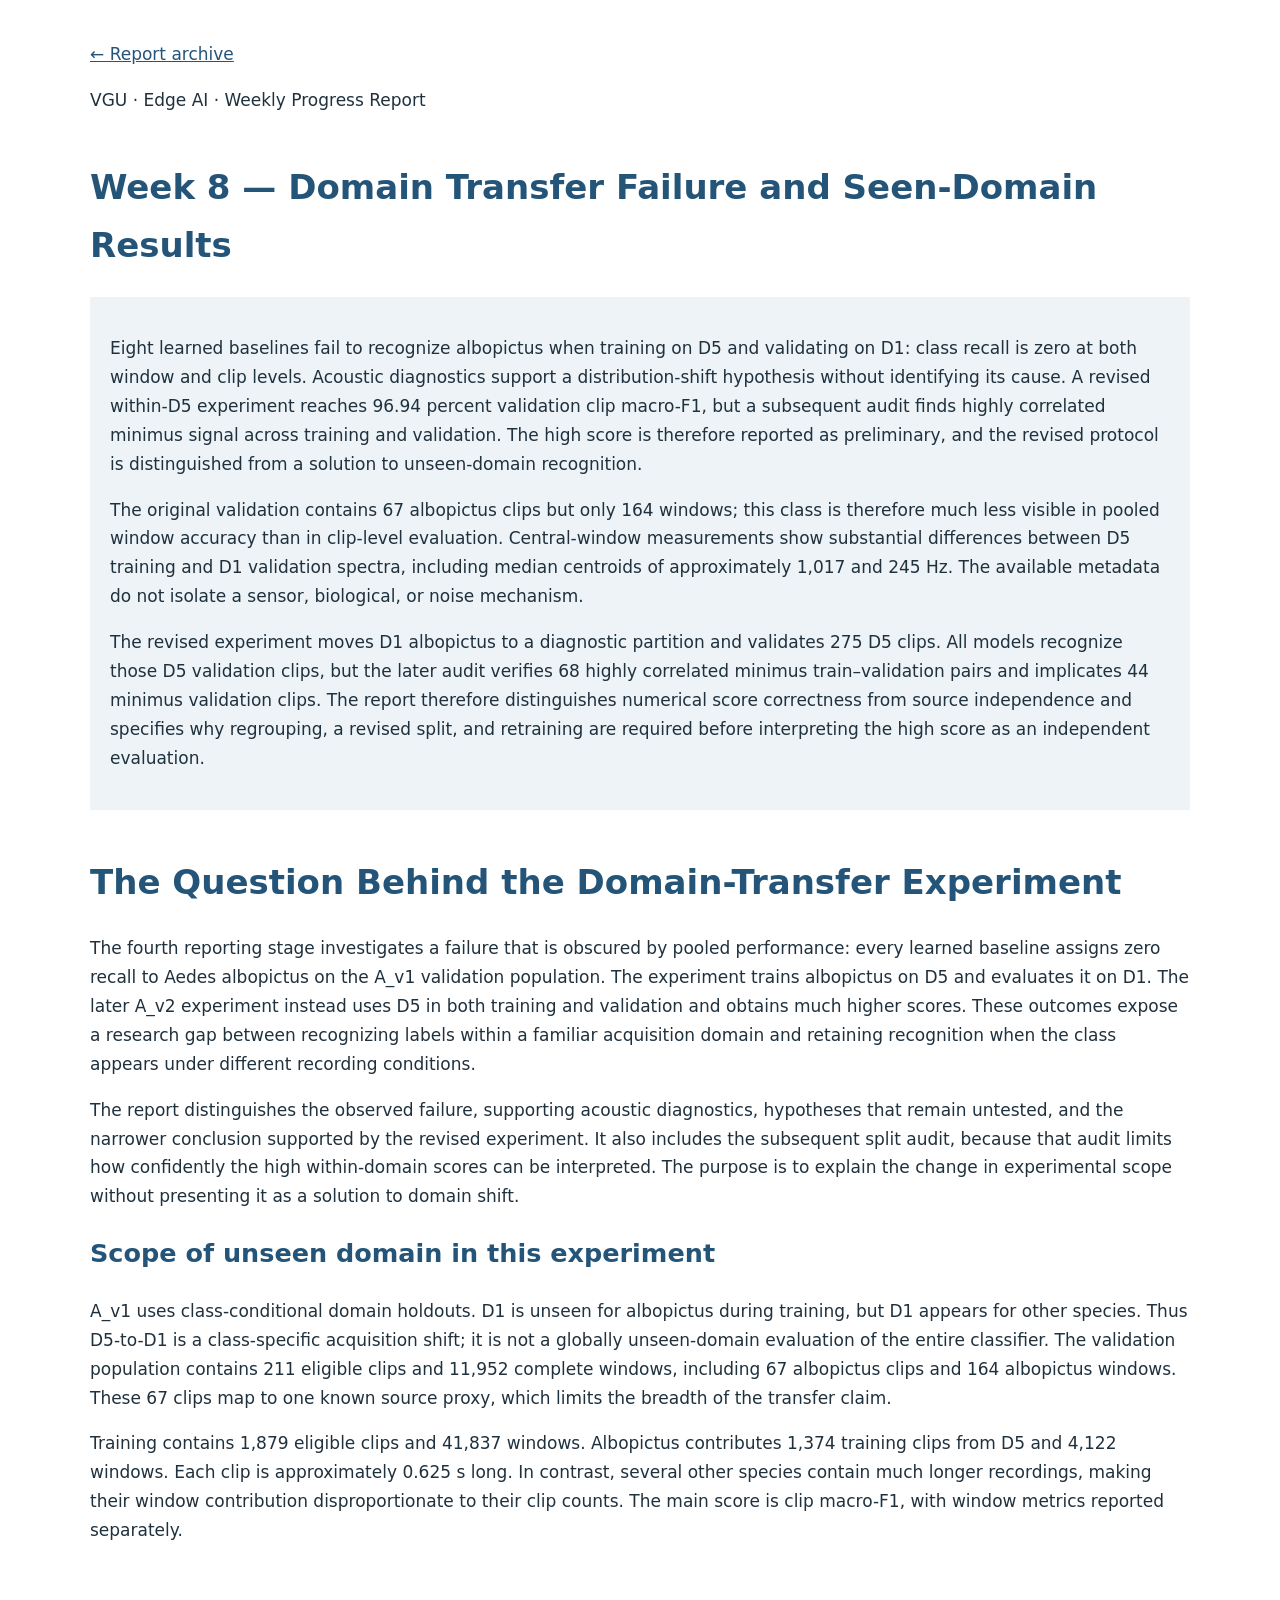
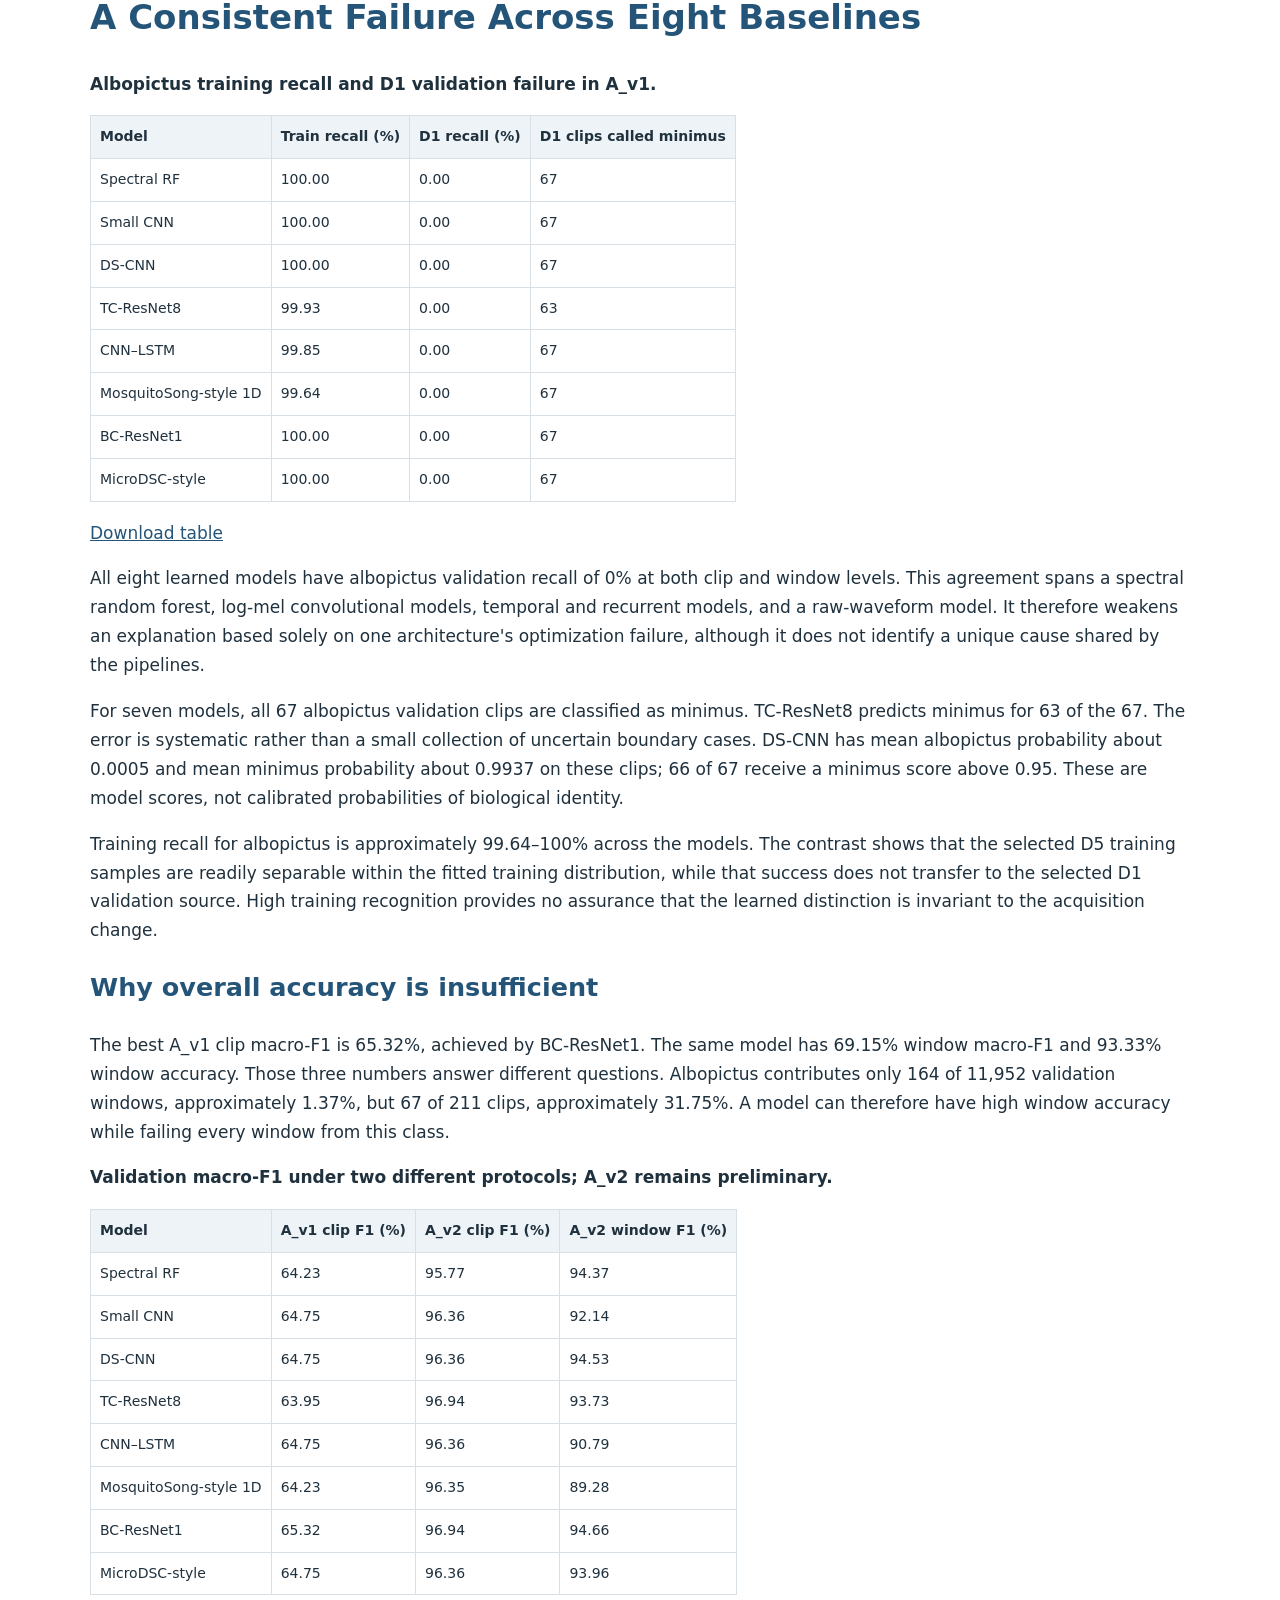
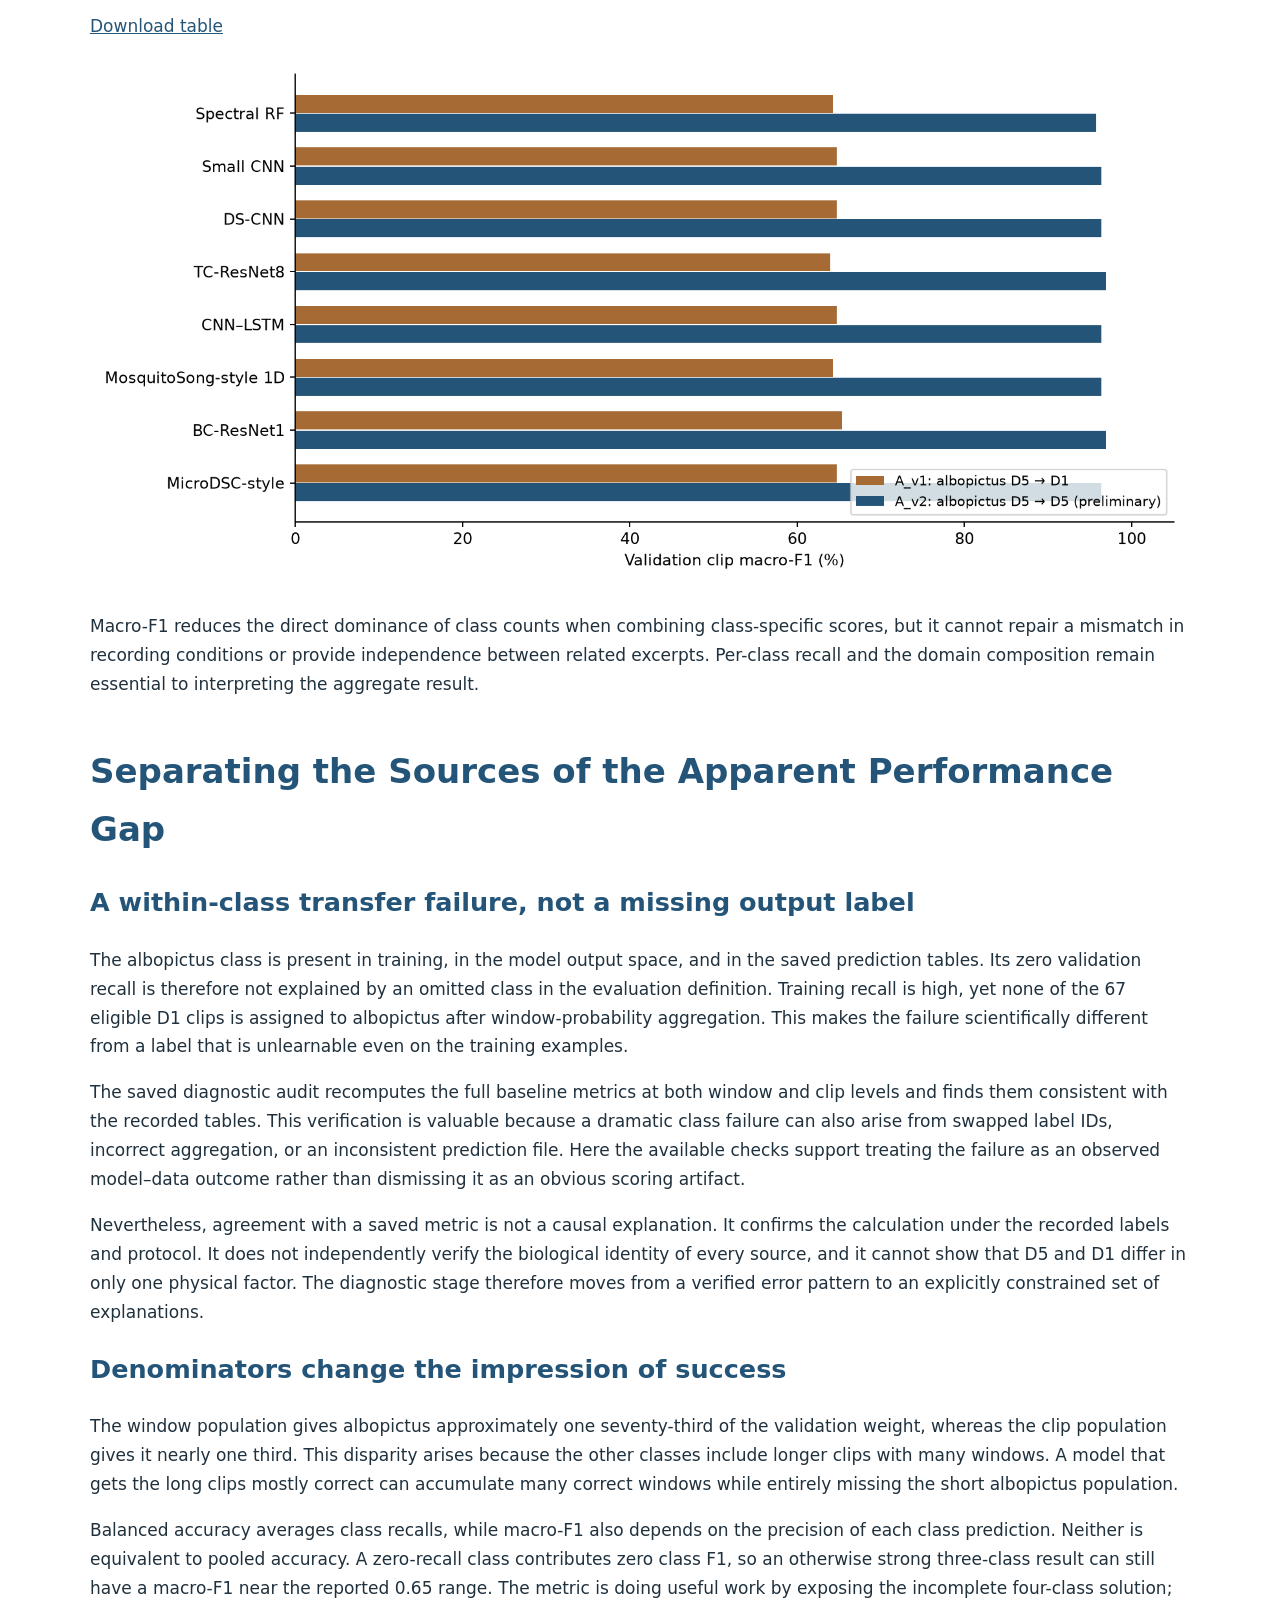
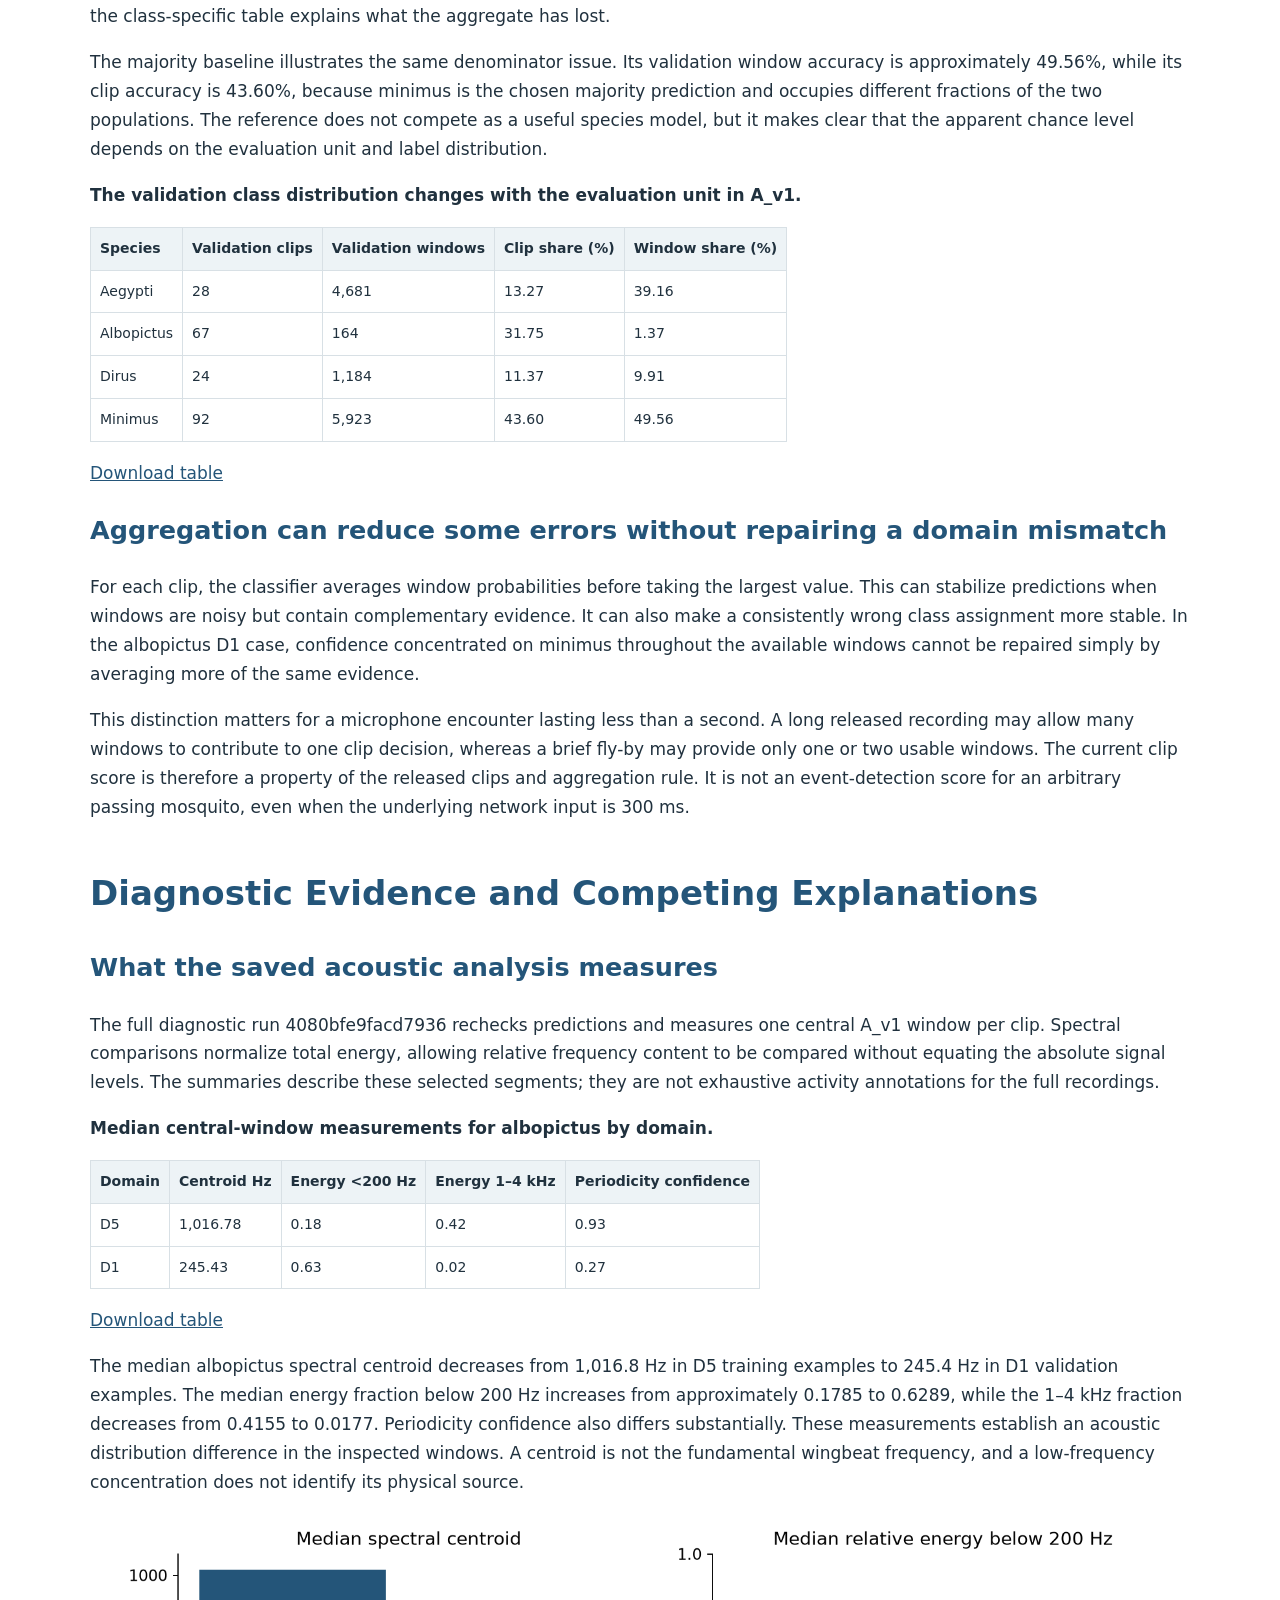
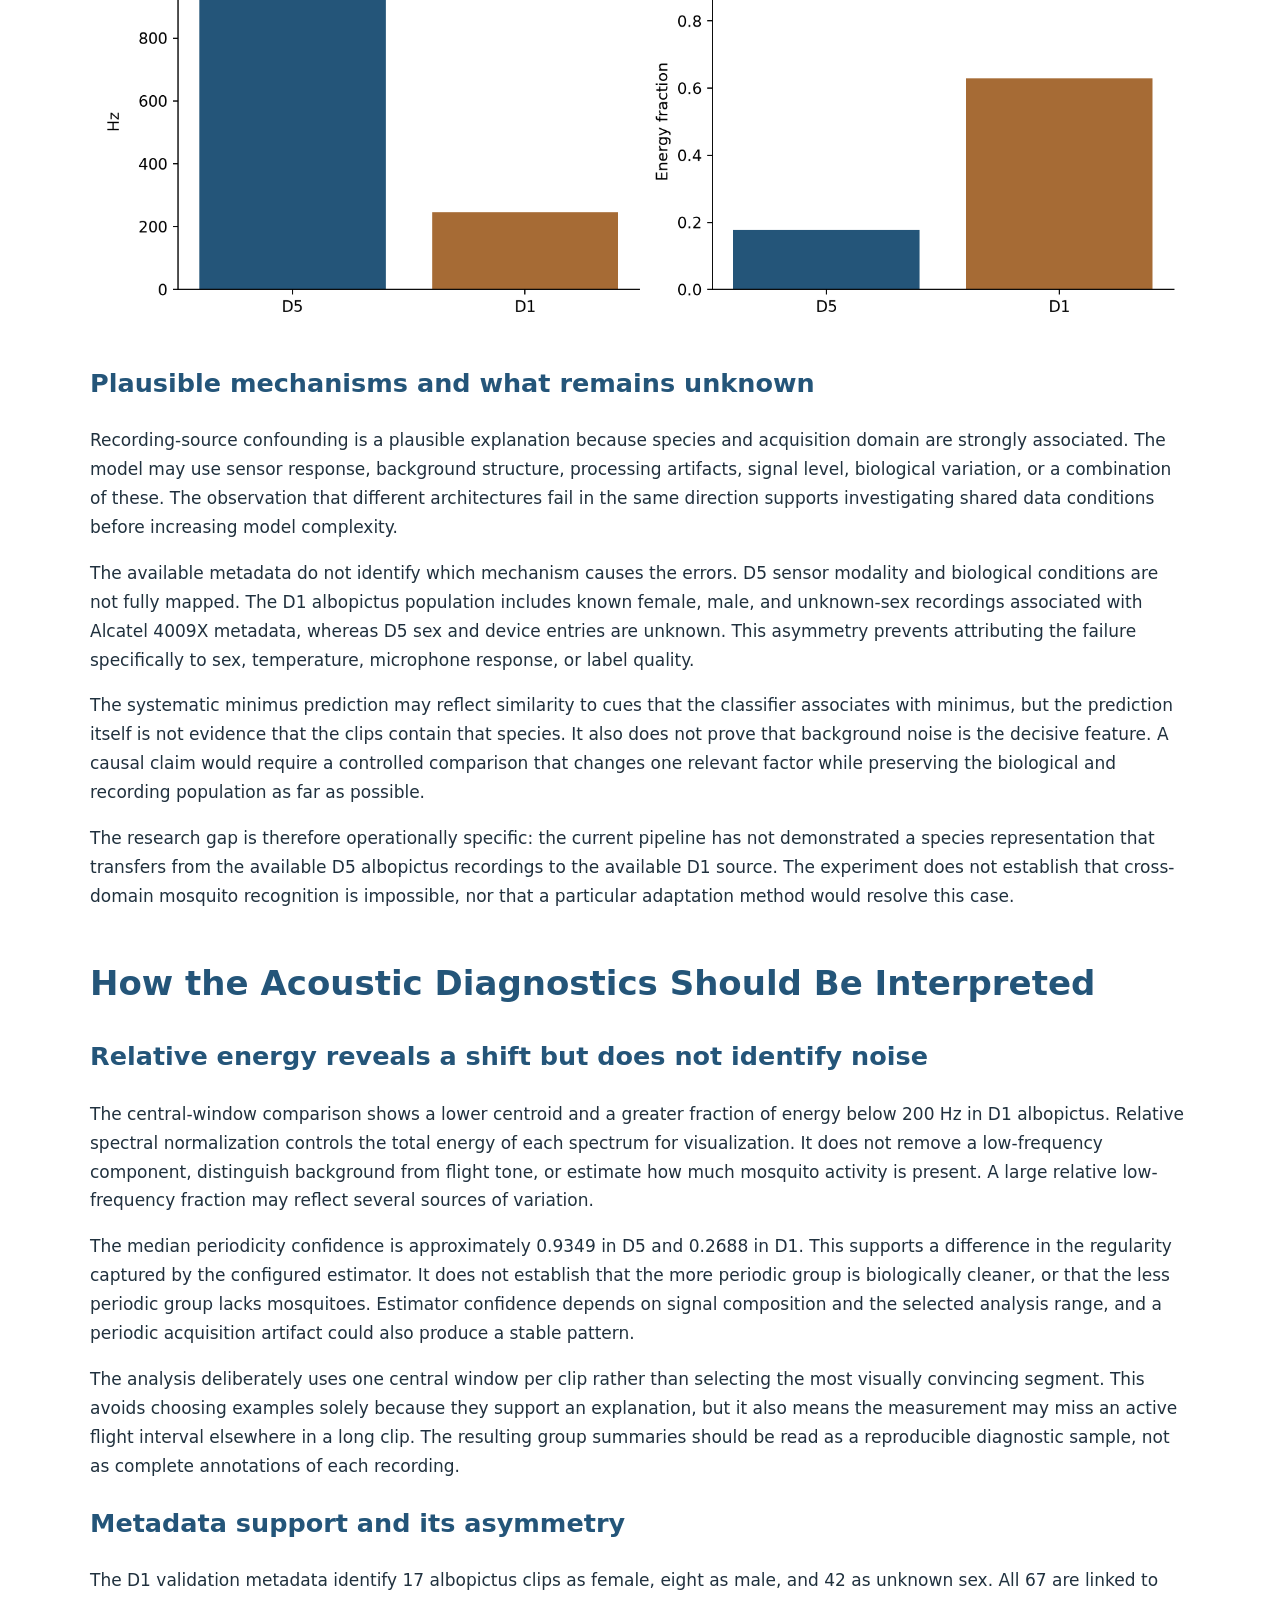
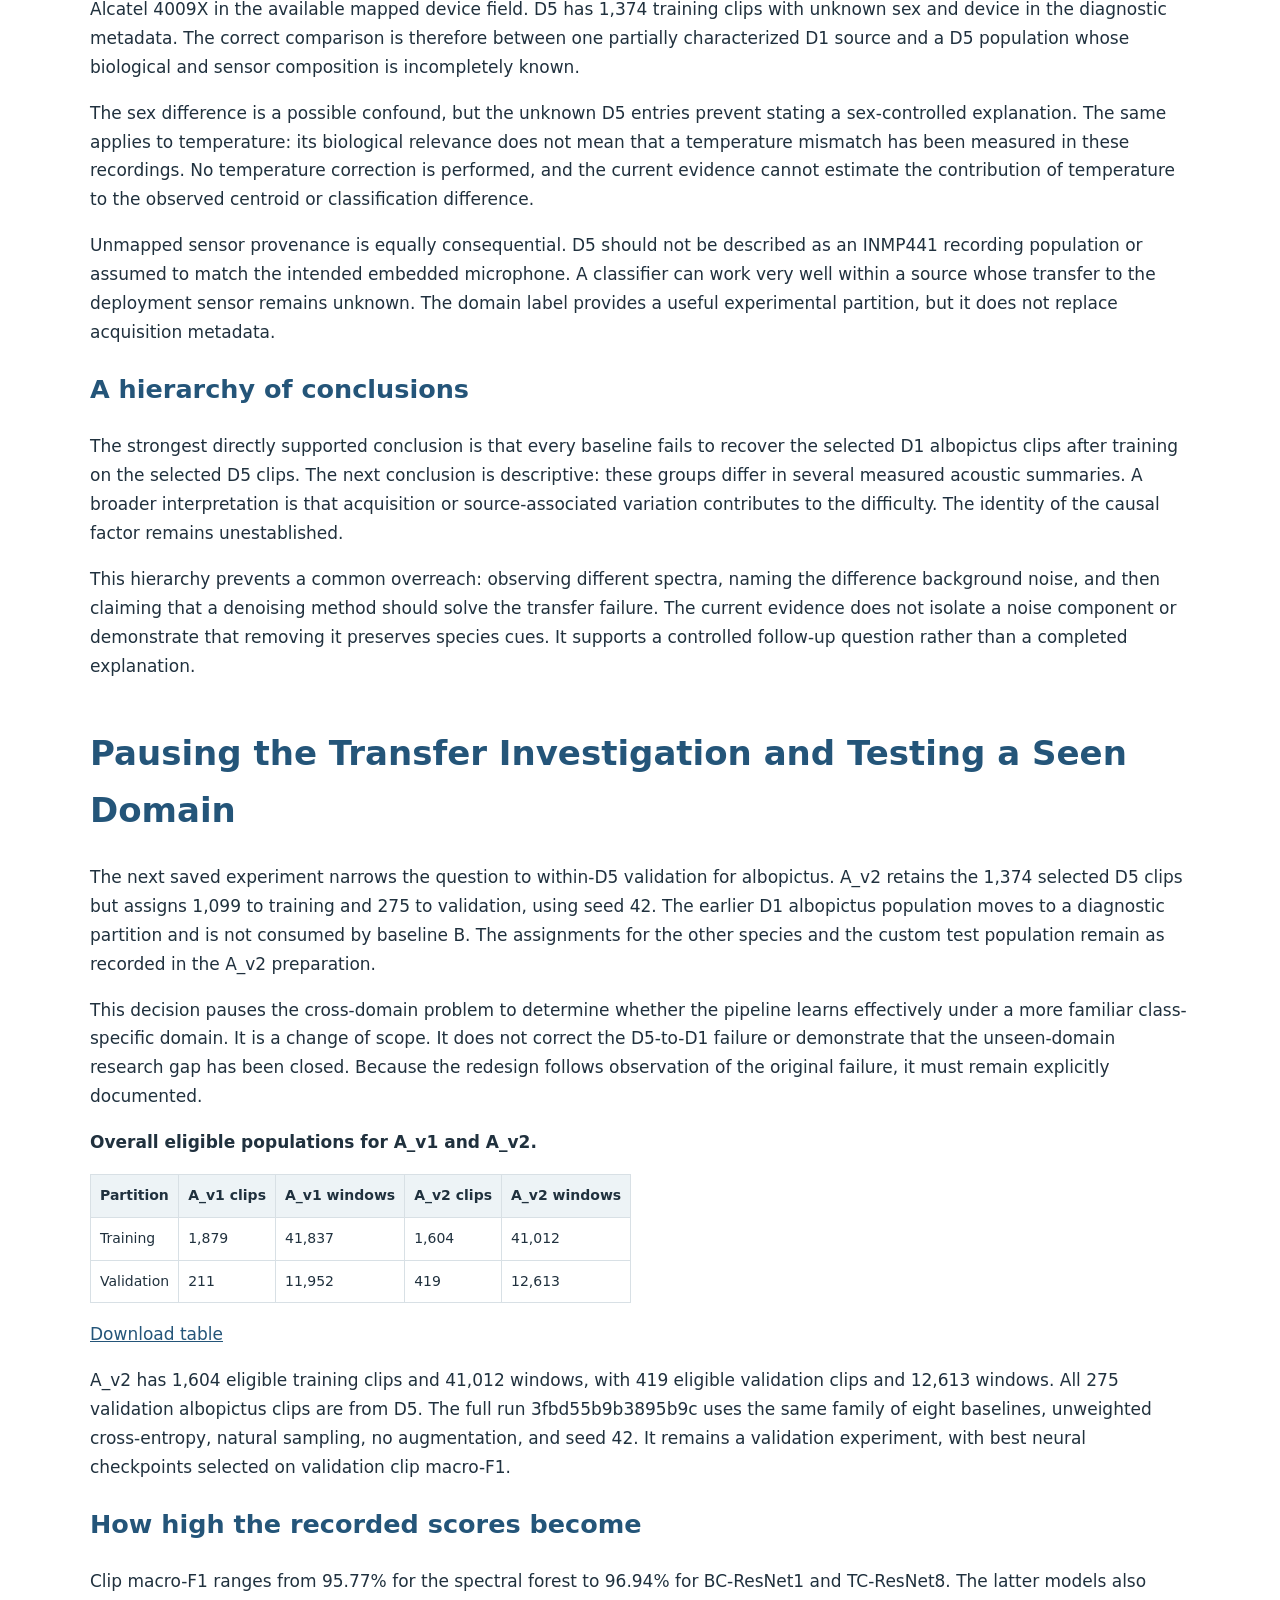
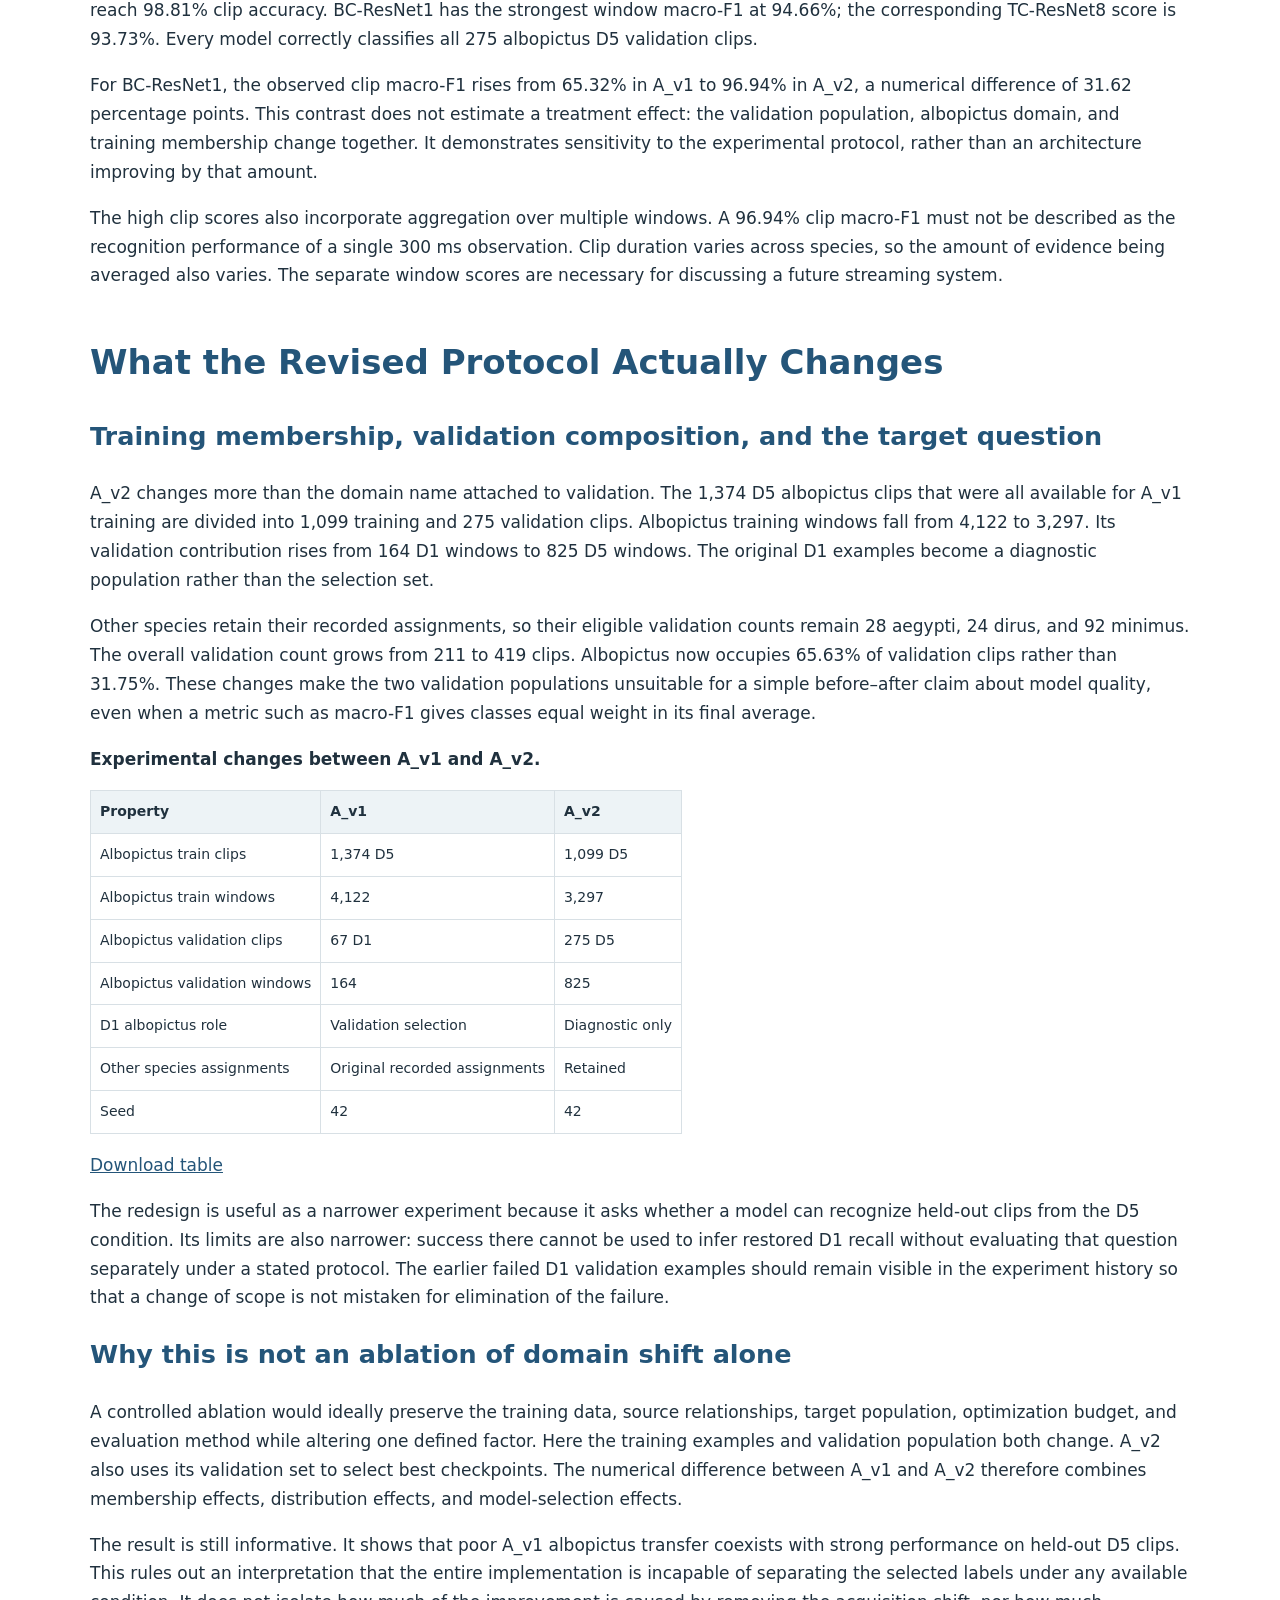
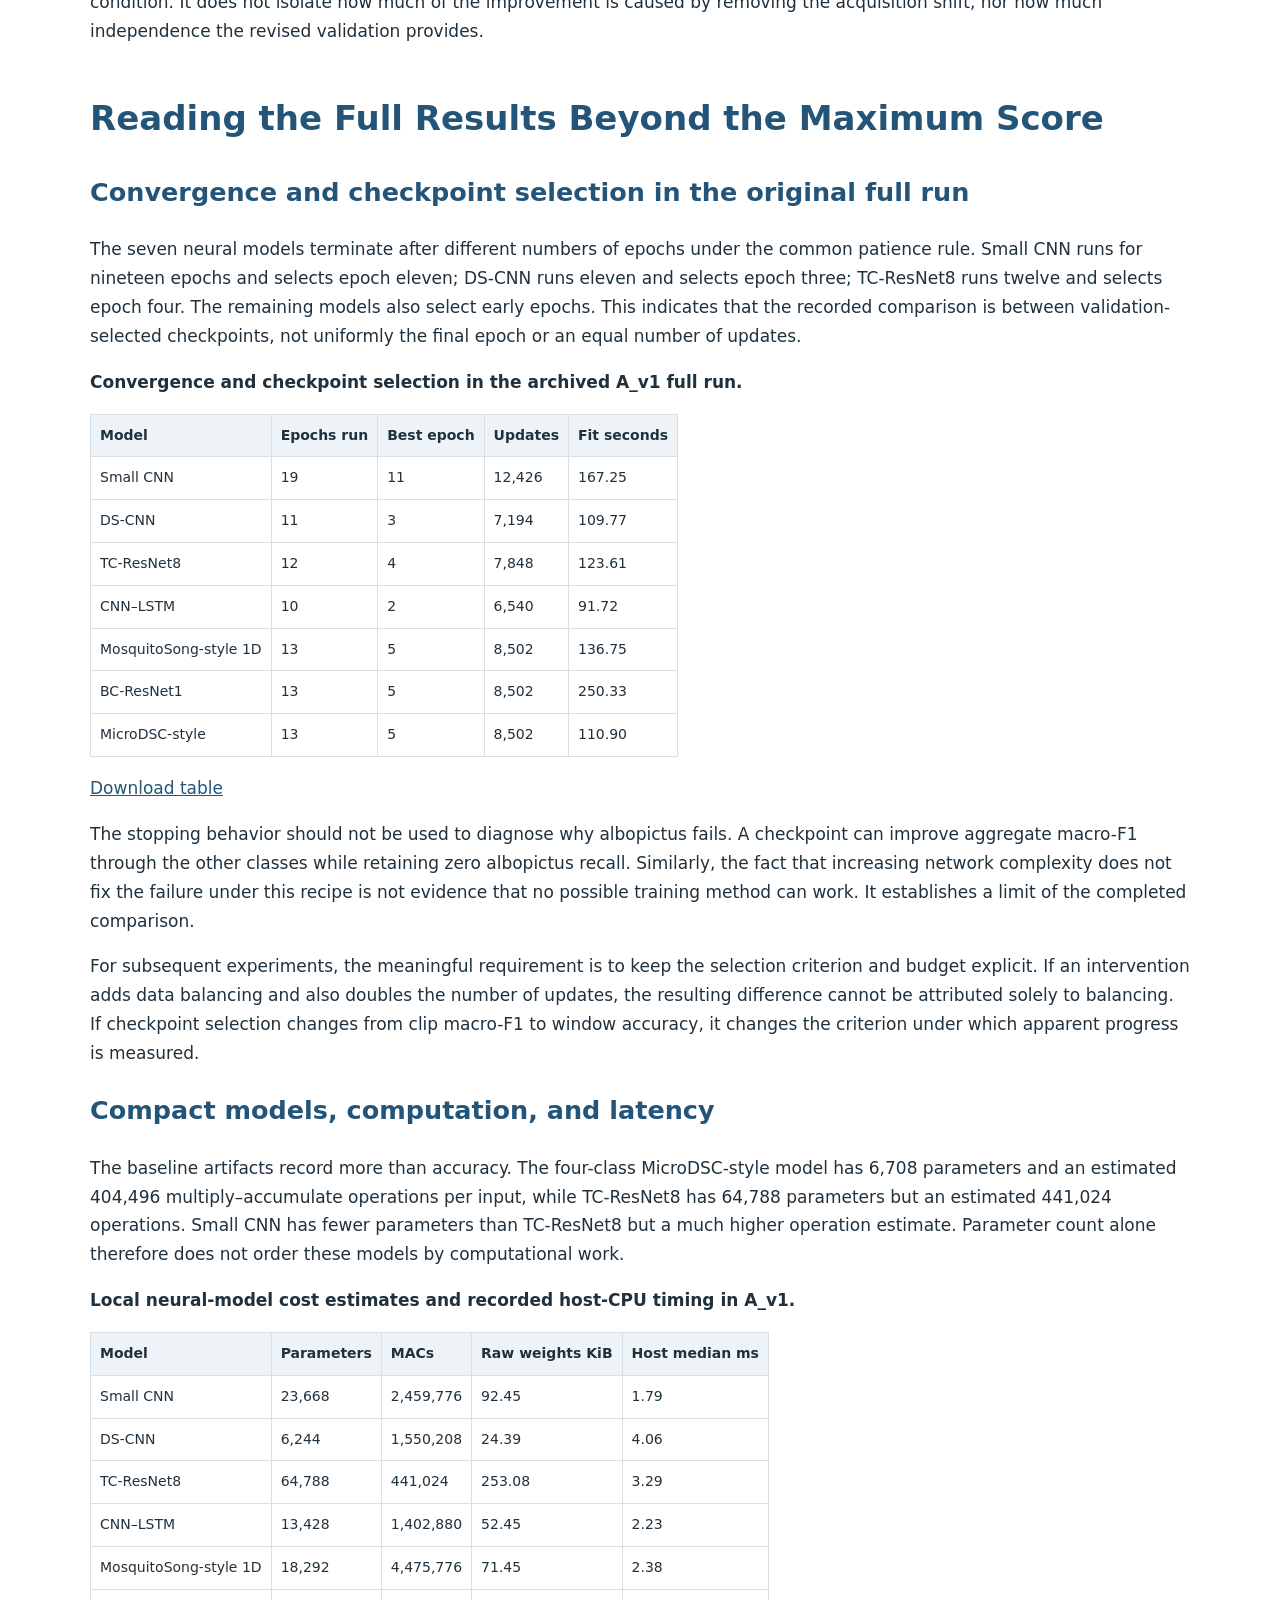
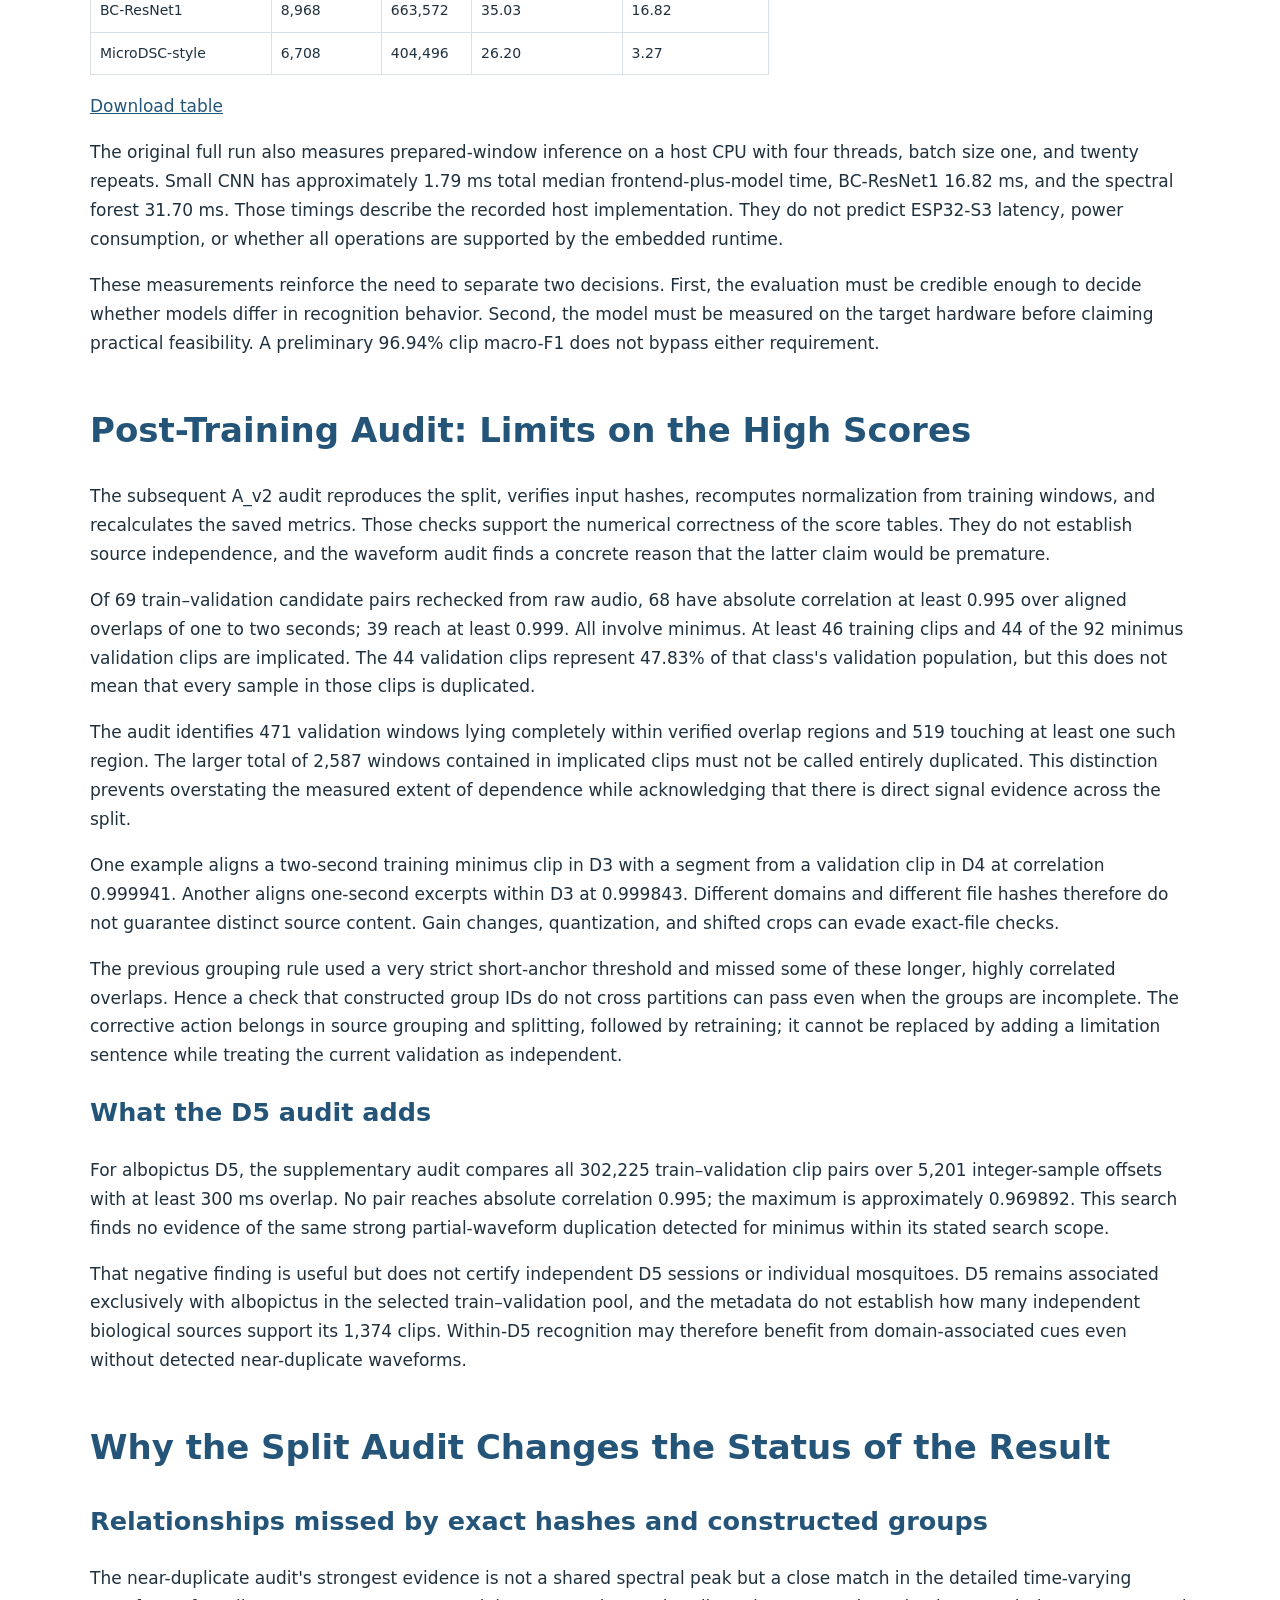
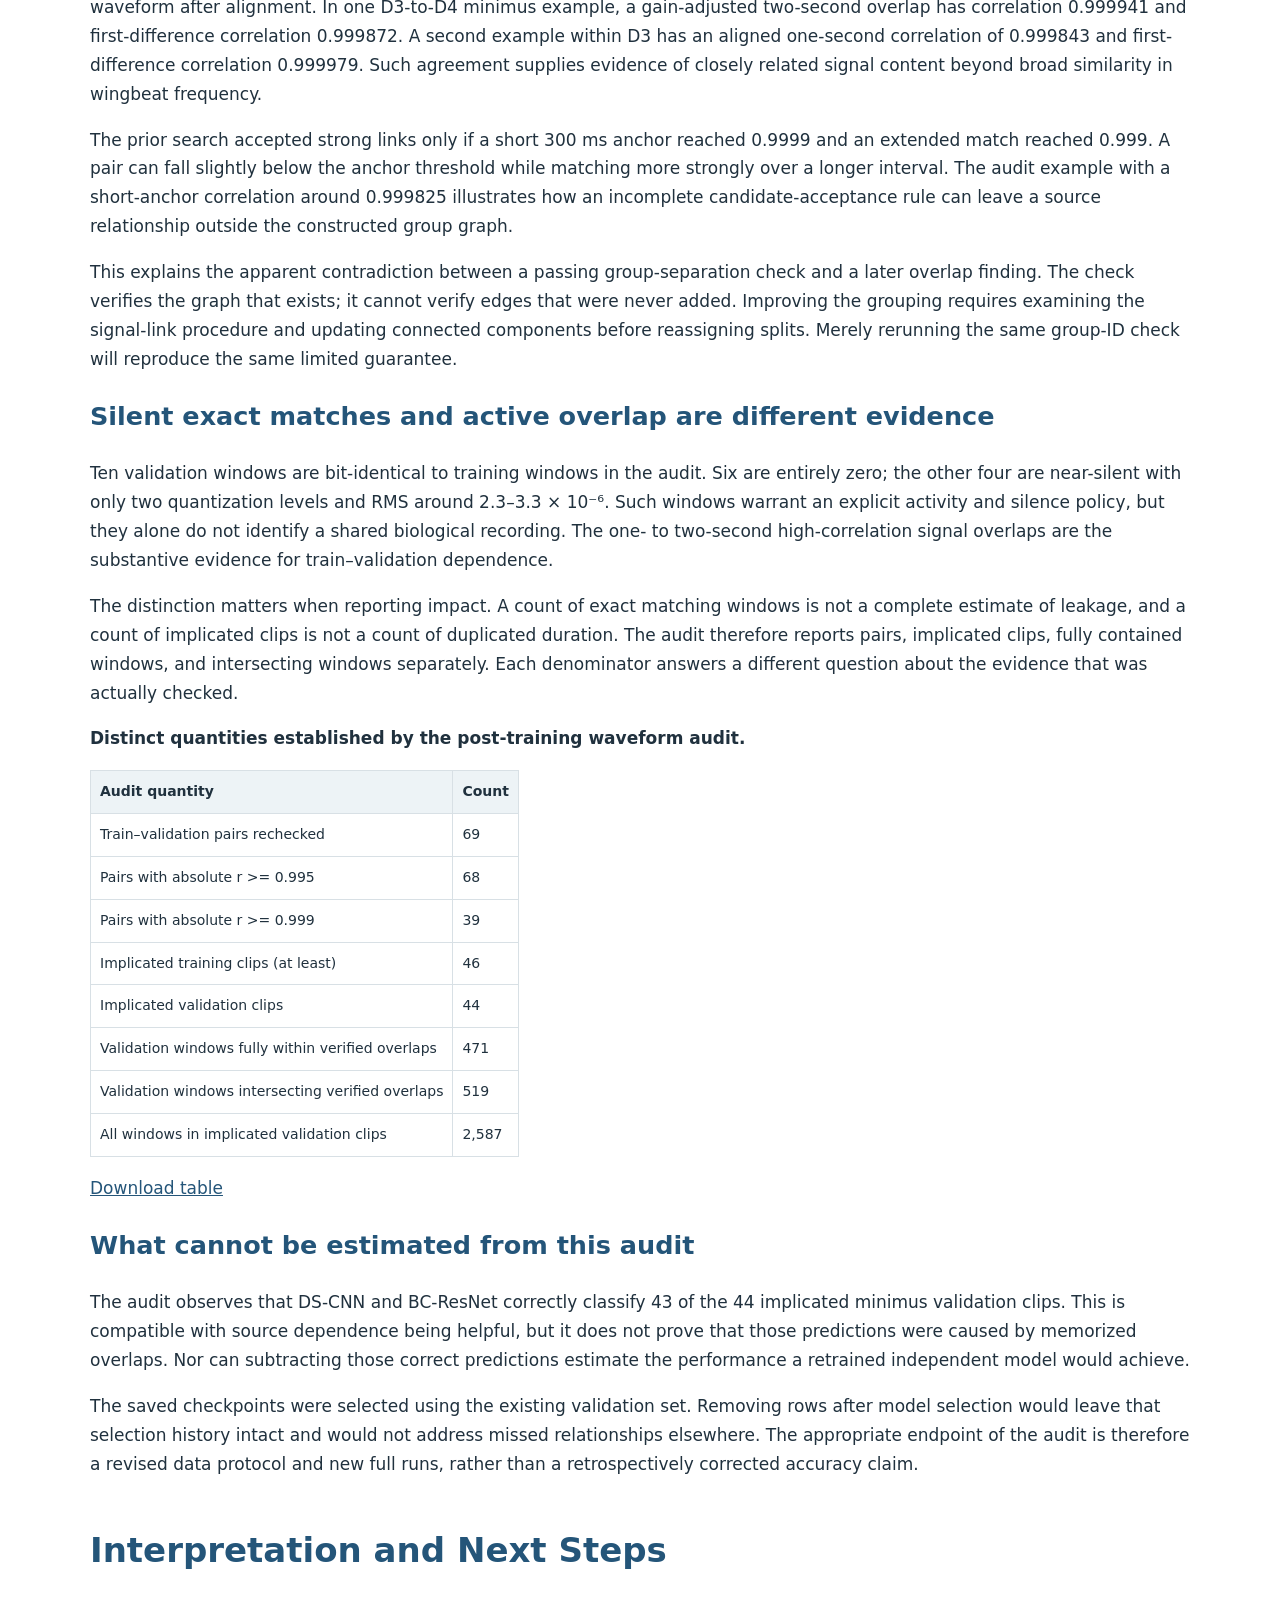
<file: reports/week-08/domain-gap/index.html>
<!doctype html><html lang="en"><head><meta charset="utf-8"><meta name="viewport" content="width=device-width,initial-scale=1"><title>Week 8 · Domain Transfer Failure and Seen-Domain Results</title><style>body{font:17px/1.7 system-ui,sans-serif;color:#20313e;max-width:1100px;margin:40px auto;padding:0 24px}h1,h2{color:#245579}h1{margin-top:44px}table{border-collapse:collapse;width:100%;font-size:14px;display:block;overflow:auto}th,td{border:1px solid #d8e0e5;padding:9px;text-align:left}th{background:#edf3f6}img{max-width:100%;height:auto}a{color:#245579}aside{padding:20px;background:#edf3f6}p{max-width:100%}</style></head><body><nav><a href="../../../">← Report archive</a></nav><header><p>VGU · Edge AI · Weekly Progress Report</p><h1>Week 8 — Domain Transfer Failure and Seen-Domain Results</h1><aside><p>Eight learned baselines fail to recognize albopictus when training on D5 and validating on D1: class recall is zero at both window and clip levels. Acoustic diagnostics support a distribution-shift hypothesis without identifying its cause. A revised within-D5 experiment reaches 96.94 percent validation clip macro-F1, but a subsequent audit finds highly correlated minimus signal across training and validation. The high score is therefore reported as preliminary, and the revised protocol is distinguished from a solution to unseen-domain recognition.</p><p>The original validation contains 67 albopictus clips but only 164 windows; this class is therefore much less visible in pooled window accuracy than in clip-level evaluation. Central-window measurements show substantial differences between D5 training and D1 validation spectra, including median centroids of approximately 1,017 and 245 Hz. The available metadata do not isolate a sensor, biological, or noise mechanism.</p><p>The revised experiment moves D1 albopictus to a diagnostic partition and validates 275 D5 clips. All models recognize those D5 validation clips, but the later audit verifies 68 highly correlated minimus train–validation pairs and implicates 44 minimus validation clips. The report therefore distinguishes numerical score correctness from source independence and specifies why regrouping, a revised split, and retraining are required before interpreting the high score as an independent evaluation.</p></aside></header><h1>The Question Behind the Domain-Transfer Experiment</h1>
<p>The fourth reporting stage investigates a failure that is obscured by pooled performance: every learned baseline assigns zero recall to Aedes albopictus on the A_v1 validation population. The experiment trains albopictus on D5 and evaluates it on D1. The later A_v2 experiment instead uses D5 in both training and validation and obtains much higher scores. These outcomes expose a research gap between recognizing labels within a familiar acquisition domain and retaining recognition when the class appears under different recording conditions.</p>
<p>The report distinguishes the observed failure, supporting acoustic diagnostics, hypotheses that remain untested, and the narrower conclusion supported by the revised experiment. It also includes the subsequent split audit, because that audit limits how confidently the high within-domain scores can be interpreted. The purpose is to explain the change in experimental scope without presenting it as a solution to domain shift.</p>
<h2>Scope of unseen domain in this experiment</h2>
<p>A_v1 uses class-conditional domain holdouts. D1 is unseen for albopictus during training, but D1 appears for other species. Thus D5-to-D1 is a class-specific acquisition shift; it is not a globally unseen-domain evaluation of the entire classifier. The validation population contains 211 eligible clips and 11,952 complete windows, including 67 albopictus clips and 164 albopictus windows. These 67 clips map to one known source proxy, which limits the breadth of the transfer claim.</p>
<p>Training contains 1,879 eligible clips and 41,837 windows. Albopictus contributes 1,374 training clips from D5 and 4,122 windows. Each clip is approximately 0.625 s long. In contrast, several other species contain much longer recordings, making their window contribution disproportionate to their clip counts. The main score is clip macro-F1, with window metrics reported separately.</p>
<h1>A Consistent Failure Across Eight Baselines</h1>
<p><strong>Albopictus training recall and D1 validation failure in A_v1.</strong></p>
<table class="dataframe">
  <thead>
    <tr style="text-align: right;">
      <th>Model</th>
      <th>Train recall (%)</th>
      <th>D1 recall (%)</th>
      <th>D1 clips called minimus</th>
    </tr>
  </thead>
  <tbody>
    <tr>
      <td>Spectral RF</td>
      <td>100.00</td>
      <td>0.00</td>
      <td>67</td>
    </tr>
    <tr>
      <td>Small CNN</td>
      <td>100.00</td>
      <td>0.00</td>
      <td>67</td>
    </tr>
    <tr>
      <td>DS-CNN</td>
      <td>100.00</td>
      <td>0.00</td>
      <td>67</td>
    </tr>
    <tr>
      <td>TC-ResNet8</td>
      <td>99.93</td>
      <td>0.00</td>
      <td>63</td>
    </tr>
    <tr>
      <td>CNN–LSTM</td>
      <td>99.85</td>
      <td>0.00</td>
      <td>67</td>
    </tr>
    <tr>
      <td>MosquitoSong-style 1D</td>
      <td>99.64</td>
      <td>0.00</td>
      <td>67</td>
    </tr>
    <tr>
      <td>BC-ResNet1</td>
      <td>100.00</td>
      <td>0.00</td>
      <td>67</td>
    </tr>
    <tr>
      <td>MicroDSC-style</td>
      <td>100.00</td>
      <td>0.00</td>
      <td>67</td>
    </tr>
  </tbody>
</table>

<p><a href="tables/failure_table.csv">Download table</a></p>
<p>All eight learned models have albopictus validation recall of 0% at both clip and window levels. This agreement spans a spectral random forest, log-mel convolutional models, temporal and recurrent models, and a raw-waveform model. It therefore weakens an explanation based solely on one architecture's optimization failure, although it does not identify a unique cause shared by the pipelines.</p>
<p>For seven models, all 67 albopictus validation clips are classified as minimus. TC-ResNet8 predicts minimus for 63 of the 67. The error is systematic rather than a small collection of uncertain boundary cases. DS-CNN has mean albopictus probability about 0.0005 and mean minimus probability about 0.9937 on these clips; 66 of 67 receive a minimus score above 0.95. These are model scores, not calibrated probabilities of biological identity.</p>
<p>Training recall for albopictus is approximately 99.64–100% across the models. The contrast shows that the selected D5 training samples are readily separable within the fitted training distribution, while that success does not transfer to the selected D1 validation source. High training recognition provides no assurance that the learned distinction is invariant to the acquisition change.</p>
<h2>Why overall accuracy is insufficient</h2>
<p>The best A_v1 clip macro-F1 is 65.32%, achieved by BC-ResNet1. The same model has 69.15% window macro-F1 and 93.33% window accuracy. Those three numbers answer different questions. Albopictus contributes only 164 of 11,952 validation windows, approximately 1.37%, but 67 of 211 clips, approximately 31.75%. A model can therefore have high window accuracy while failing every window from this class.</p>
<p><strong>Validation macro-F1 under two different protocols; A_v2 remains preliminary.</strong></p>
<table class="dataframe">
  <thead>
    <tr style="text-align: right;">
      <th>Model</th>
      <th>A_v1 clip F1 (%)</th>
      <th>A_v2 clip F1 (%)</th>
      <th>A_v2 window F1 (%)</th>
    </tr>
  </thead>
  <tbody>
    <tr>
      <td>Spectral RF</td>
      <td>64.23</td>
      <td>95.77</td>
      <td>94.37</td>
    </tr>
    <tr>
      <td>Small CNN</td>
      <td>64.75</td>
      <td>96.36</td>
      <td>92.14</td>
    </tr>
    <tr>
      <td>DS-CNN</td>
      <td>64.75</td>
      <td>96.36</td>
      <td>94.53</td>
    </tr>
    <tr>
      <td>TC-ResNet8</td>
      <td>63.95</td>
      <td>96.94</td>
      <td>93.73</td>
    </tr>
    <tr>
      <td>CNN–LSTM</td>
      <td>64.75</td>
      <td>96.36</td>
      <td>90.79</td>
    </tr>
    <tr>
      <td>MosquitoSong-style 1D</td>
      <td>64.23</td>
      <td>96.35</td>
      <td>89.28</td>
    </tr>
    <tr>
      <td>BC-ResNet1</td>
      <td>65.32</td>
      <td>96.94</td>
      <td>94.66</td>
    </tr>
    <tr>
      <td>MicroDSC-style</td>
      <td>64.75</td>
      <td>96.36</td>
      <td>93.96</td>
    </tr>
  </tbody>
</table>

<p><a href="tables/metrics_table.csv">Download table</a></p>
<p><img loading="lazy" src="images/protocol_scores.png" alt="Validation clip macro-F1 under A_v1 and A_v2. The bars summarize different protocols and validation populations; their separation is not an estimate of an architectural improvement." /></p>
<p>Macro-F1 reduces the direct dominance of class counts when combining class-specific scores, but it cannot repair a mismatch in recording conditions or provide independence between related excerpts. Per-class recall and the domain composition remain essential to interpreting the aggregate result.</p>
<h1>Separating the Sources of the Apparent Performance Gap</h1>
<h2>A within-class transfer failure, not a missing output label</h2>
<p>The albopictus class is present in training, in the model output space, and in the saved prediction tables. Its zero validation recall is therefore not explained by an omitted class in the evaluation definition. Training recall is high, yet none of the 67 eligible D1 clips is assigned to albopictus after window-probability aggregation. This makes the failure scientifically different from a label that is unlearnable even on the training examples.</p>
<p>The saved diagnostic audit recomputes the full baseline metrics at both window and clip levels and finds them consistent with the recorded tables. This verification is valuable because a dramatic class failure can also arise from swapped label IDs, incorrect aggregation, or an inconsistent prediction file. Here the available checks support treating the failure as an observed model–data outcome rather than dismissing it as an obvious scoring artifact.</p>
<p>Nevertheless, agreement with a saved metric is not a causal explanation. It confirms the calculation under the recorded labels and protocol. It does not independently verify the biological identity of every source, and it cannot show that D5 and D1 differ in only one physical factor. The diagnostic stage therefore moves from a verified error pattern to an explicitly constrained set of explanations.</p>
<h2>Denominators change the impression of success</h2>
<p>The window population gives albopictus approximately one seventy-third of the validation weight, whereas the clip population gives it nearly one third. This disparity arises because the other classes include longer clips with many windows. A model that gets the long clips mostly correct can accumulate many correct windows while entirely missing the short albopictus population.</p>
<p>Balanced accuracy averages class recalls, while macro-F1 also depends on the precision of each class prediction. Neither is equivalent to pooled accuracy. A zero-recall class contributes zero class F1, so an otherwise strong three-class result can still have a macro-F1 near the reported 0.65 range. The metric is doing useful work by exposing the incomplete four-class solution; the class-specific table explains what the aggregate has lost.</p>
<p>The majority baseline illustrates the same denominator issue. Its validation window accuracy is approximately 49.56%, while its clip accuracy is 43.60%, because minimus is the chosen majority prediction and occupies different fractions of the two populations. The reference does not compete as a useful species model, but it makes clear that the apparent chance level depends on the evaluation unit and label distribution.</p>
<p><strong>The validation class distribution changes with the evaluation unit in A_v1.</strong></p>
<table class="dataframe">
  <thead>
    <tr style="text-align: right;">
      <th>Species</th>
      <th>Validation clips</th>
      <th>Validation windows</th>
      <th>Clip share (%)</th>
      <th>Window share (%)</th>
    </tr>
  </thead>
  <tbody>
    <tr>
      <td>Aegypti</td>
      <td>28</td>
      <td>4,681</td>
      <td>13.27</td>
      <td>39.16</td>
    </tr>
    <tr>
      <td>Albopictus</td>
      <td>67</td>
      <td>164</td>
      <td>31.75</td>
      <td>1.37</td>
    </tr>
    <tr>
      <td>Dirus</td>
      <td>24</td>
      <td>1,184</td>
      <td>11.37</td>
      <td>9.91</td>
    </tr>
    <tr>
      <td>Minimus</td>
      <td>92</td>
      <td>5,923</td>
      <td>43.60</td>
      <td>49.56</td>
    </tr>
  </tbody>
</table>

<p><a href="tables/denominators_table.csv">Download table</a></p>
<h2>Aggregation can reduce some errors without repairing a domain mismatch</h2>
<p>For each clip, the classifier averages window probabilities before taking the largest value. This can stabilize predictions when windows are noisy but contain complementary evidence. It can also make a consistently wrong class assignment more stable. In the albopictus D1 case, confidence concentrated on minimus throughout the available windows cannot be repaired simply by averaging more of the same evidence.</p>
<p>This distinction matters for a microphone encounter lasting less than a second. A long released recording may allow many windows to contribute to one clip decision, whereas a brief fly-by may provide only one or two usable windows. The current clip score is therefore a property of the released clips and aggregation rule. It is not an event-detection score for an arbitrary passing mosquito, even when the underlying network input is 300 ms.</p>
<h1>Diagnostic Evidence and Competing Explanations</h1>
<h2>What the saved acoustic analysis measures</h2>
<p>The full diagnostic run 4080bfe9facd7936 rechecks predictions and measures one central A_v1 window per clip. Spectral comparisons normalize total energy, allowing relative frequency content to be compared without equating the absolute signal levels. The summaries describe these selected segments; they are not exhaustive activity annotations for the full recordings.</p>
<p><strong>Median central-window measurements for albopictus by domain.</strong></p>
<table class="dataframe">
  <thead>
    <tr style="text-align: right;">
      <th>Domain</th>
      <th>Centroid Hz</th>
      <th>Energy &lt;200 Hz</th>
      <th>Energy 1–4 kHz</th>
      <th>Periodicity confidence</th>
    </tr>
  </thead>
  <tbody>
    <tr>
      <td>D5</td>
      <td>1,016.78</td>
      <td>0.18</td>
      <td>0.42</td>
      <td>0.93</td>
    </tr>
    <tr>
      <td>D1</td>
      <td>245.43</td>
      <td>0.63</td>
      <td>0.02</td>
      <td>0.27</td>
    </tr>
  </tbody>
</table>

<p><a href="tables/acoustic_table.csv">Download table</a></p>
<p>The median albopictus spectral centroid decreases from 1,016.8 Hz in D5 training examples to 245.4 Hz in D1 validation examples. The median energy fraction below 200 Hz increases from approximately 0.1785 to 0.6289, while the 1–4 kHz fraction decreases from 0.4155 to 0.0177. Periodicity confidence also differs substantially. These measurements establish an acoustic distribution difference in the inspected windows. A centroid is not the fundamental wingbeat frequency, and a low-frequency concentration does not identify its physical source.</p>
<p><img loading="lazy" src="images/acoustic_shift.png" alt="Relative spectral measurements from one central window per clip. The bars show medians over different groups and are descriptive, without a causal interpretation." /></p>
<h2>Plausible mechanisms and what remains unknown</h2>
<p>Recording-source confounding is a plausible explanation because species and acquisition domain are strongly associated. The model may use sensor response, background structure, processing artifacts, signal level, biological variation, or a combination of these. The observation that different architectures fail in the same direction supports investigating shared data conditions before increasing model complexity.</p>
<p>The available metadata do not identify which mechanism causes the errors. D5 sensor modality and biological conditions are not fully mapped. The D1 albopictus population includes known female, male, and unknown-sex recordings associated with Alcatel 4009X metadata, whereas D5 sex and device entries are unknown. This asymmetry prevents attributing the failure specifically to sex, temperature, microphone response, or label quality.</p>
<p>The systematic minimus prediction may reflect similarity to cues that the classifier associates with minimus, but the prediction itself is not evidence that the clips contain that species. It also does not prove that background noise is the decisive feature. A causal claim would require a controlled comparison that changes one relevant factor while preserving the biological and recording population as far as possible.</p>
<p>The research gap is therefore operationally specific: the current pipeline has not demonstrated a species representation that transfers from the available D5 albopictus recordings to the available D1 source. The experiment does not establish that cross-domain mosquito recognition is impossible, nor that a particular adaptation method would resolve this case.</p>
<h1>How the Acoustic Diagnostics Should Be Interpreted</h1>
<h2>Relative energy reveals a shift but does not identify noise</h2>
<p>The central-window comparison shows a lower centroid and a greater fraction of energy below 200 Hz in D1 albopictus. Relative spectral normalization controls the total energy of each spectrum for visualization. It does not remove a low-frequency component, distinguish background from flight tone, or estimate how much mosquito activity is present. A large relative low-frequency fraction may reflect several sources of variation.</p>
<p>The median periodicity confidence is approximately 0.9349 in D5 and 0.2688 in D1. This supports a difference in the regularity captured by the configured estimator. It does not establish that the more periodic group is biologically cleaner, or that the less periodic group lacks mosquitoes. Estimator confidence depends on signal composition and the selected analysis range, and a periodic acquisition artifact could also produce a stable pattern.</p>
<p>The analysis deliberately uses one central window per clip rather than selecting the most visually convincing segment. This avoids choosing examples solely because they support an explanation, but it also means the measurement may miss an active flight interval elsewhere in a long clip. The resulting group summaries should be read as a reproducible diagnostic sample, not as complete annotations of each recording.</p>
<h2>Metadata support and its asymmetry</h2>
<p>The D1 validation metadata identify 17 albopictus clips as female, eight as male, and 42 as unknown sex. All 67 are linked to Alcatel 4009X in the available mapped device field. D5 has 1,374 training clips with unknown sex and device in the diagnostic metadata. The correct comparison is therefore between one partially characterized D1 source and a D5 population whose biological and sensor composition is incompletely known.</p>
<p>The sex difference is a possible confound, but the unknown D5 entries prevent stating a sex-controlled explanation. The same applies to temperature: its biological relevance does not mean that a temperature mismatch has been measured in these recordings. No temperature correction is performed, and the current evidence cannot estimate the contribution of temperature to the observed centroid or classification difference.</p>
<p>Unmapped sensor provenance is equally consequential. D5 should not be described as an INMP441 recording population or assumed to match the intended embedded microphone. A classifier can work very well within a source whose transfer to the deployment sensor remains unknown. The domain label provides a useful experimental partition, but it does not replace acquisition metadata.</p>
<h2>A hierarchy of conclusions</h2>
<p>The strongest directly supported conclusion is that every baseline fails to recover the selected D1 albopictus clips after training on the selected D5 clips. The next conclusion is descriptive: these groups differ in several measured acoustic summaries. A broader interpretation is that acquisition or source-associated variation contributes to the difficulty. The identity of the causal factor remains unestablished.</p>
<p>This hierarchy prevents a common overreach: observing different spectra, naming the difference background noise, and then claiming that a denoising method should solve the transfer failure. The current evidence does not isolate a noise component or demonstrate that removing it preserves species cues. It supports a controlled follow-up question rather than a completed explanation.</p>
<h1>Pausing the Transfer Investigation and Testing a Seen Domain</h1>
<p>The next saved experiment narrows the question to within-D5 validation for albopictus. A_v2 retains the 1,374 selected D5 clips but assigns 1,099 to training and 275 to validation, using seed 42. The earlier D1 albopictus population moves to a diagnostic partition and is not consumed by baseline B. The assignments for the other species and the custom test population remain as recorded in the A_v2 preparation.</p>
<p>This decision pauses the cross-domain problem to determine whether the pipeline learns effectively under a more familiar class-specific domain. It is a change of scope. It does not correct the D5-to-D1 failure or demonstrate that the unseen-domain research gap has been closed. Because the redesign follows observation of the original failure, it must remain explicitly documented.</p>
<p><strong>Overall eligible populations for A_v1 and A_v2.</strong></p>
<table class="dataframe">
  <thead>
    <tr style="text-align: right;">
      <th>Partition</th>
      <th>A_v1 clips</th>
      <th>A_v1 windows</th>
      <th>A_v2 clips</th>
      <th>A_v2 windows</th>
    </tr>
  </thead>
  <tbody>
    <tr>
      <td>Training</td>
      <td>1,879</td>
      <td>41,837</td>
      <td>1,604</td>
      <td>41,012</td>
    </tr>
    <tr>
      <td>Validation</td>
      <td>211</td>
      <td>11,952</td>
      <td>419</td>
      <td>12,613</td>
    </tr>
  </tbody>
</table>

<p><a href="tables/population_table.csv">Download table</a></p>
<p>A_v2 has 1,604 eligible training clips and 41,012 windows, with 419 eligible validation clips and 12,613 windows. All 275 validation albopictus clips are from D5. The full run 3fbd55b9b3895b9c uses the same family of eight baselines, unweighted cross-entropy, natural sampling, no augmentation, and seed 42. It remains a validation experiment, with best neural checkpoints selected on validation clip macro-F1.</p>
<h2>How high the recorded scores become</h2>
<p>Clip macro-F1 ranges from 95.77% for the spectral forest to 96.94% for BC-ResNet1 and TC-ResNet8. The latter models also reach 98.81% clip accuracy. BC-ResNet1 has the strongest window macro-F1 at 94.66%; the corresponding TC-ResNet8 score is 93.73%. Every model correctly classifies all 275 albopictus D5 validation clips.</p>
<p>For BC-ResNet1, the observed clip macro-F1 rises from 65.32% in A_v1 to 96.94% in A_v2, a numerical difference of 31.62 percentage points. This contrast does not estimate a treatment effect: the validation population, albopictus domain, and training membership change together. It demonstrates sensitivity to the experimental protocol, rather than an architecture improving by that amount.</p>
<p>The high clip scores also incorporate aggregation over multiple windows. A 96.94% clip macro-F1 must not be described as the recognition performance of a single 300 ms observation. Clip duration varies across species, so the amount of evidence being averaged also varies. The separate window scores are necessary for discussing a future streaming system.</p>
<h1>What the Revised Protocol Actually Changes</h1>
<h2>Training membership, validation composition, and the target question</h2>
<p>A_v2 changes more than the domain name attached to validation. The 1,374 D5 albopictus clips that were all available for A_v1 training are divided into 1,099 training and 275 validation clips. Albopictus training windows fall from 4,122 to 3,297. Its validation contribution rises from 164 D1 windows to 825 D5 windows. The original D1 examples become a diagnostic population rather than the selection set.</p>
<p>Other species retain their recorded assignments, so their eligible validation counts remain 28 aegypti, 24 dirus, and 92 minimus. The overall validation count grows from 211 to 419 clips. Albopictus now occupies 65.63% of validation clips rather than 31.75%. These changes make the two validation populations unsuitable for a simple before–after claim about model quality, even when a metric such as macro-F1 gives classes equal weight in its final average.</p>
<p><strong>Experimental changes between A_v1 and A_v2.</strong></p>
<table class="dataframe">
  <thead>
    <tr style="text-align: right;">
      <th>Property</th>
      <th>A_v1</th>
      <th>A_v2</th>
    </tr>
  </thead>
  <tbody>
    <tr>
      <td>Albopictus train clips</td>
      <td>1,374 D5</td>
      <td>1,099 D5</td>
    </tr>
    <tr>
      <td>Albopictus train windows</td>
      <td>4,122</td>
      <td>3,297</td>
    </tr>
    <tr>
      <td>Albopictus validation clips</td>
      <td>67 D1</td>
      <td>275 D5</td>
    </tr>
    <tr>
      <td>Albopictus validation windows</td>
      <td>164</td>
      <td>825</td>
    </tr>
    <tr>
      <td>D1 albopictus role</td>
      <td>Validation selection</td>
      <td>Diagnostic only</td>
    </tr>
    <tr>
      <td>Other species assignments</td>
      <td>Original recorded assignments</td>
      <td>Retained</td>
    </tr>
    <tr>
      <td>Seed</td>
      <td>42</td>
      <td>42</td>
    </tr>
  </tbody>
</table>

<p><a href="tables/protocol_detail_table.csv">Download table</a></p>
<p>The redesign is useful as a narrower experiment because it asks whether a model can recognize held-out clips from the D5 condition. Its limits are also narrower: success there cannot be used to infer restored D1 recall without evaluating that question separately under a stated protocol. The earlier failed D1 validation examples should remain visible in the experiment history so that a change of scope is not mistaken for elimination of the failure.</p>
<h2>Why this is not an ablation of domain shift alone</h2>
<p>A controlled ablation would ideally preserve the training data, source relationships, target population, optimization budget, and evaluation method while altering one defined factor. Here the training examples and validation population both change. A_v2 also uses its validation set to select best checkpoints. The numerical difference between A_v1 and A_v2 therefore combines membership effects, distribution effects, and model-selection effects.</p>
<p>The result is still informative. It shows that poor A_v1 albopictus transfer coexists with strong performance on held-out D5 clips. This rules out an interpretation that the entire implementation is incapable of separating the selected labels under any available condition. It does not isolate how much of the improvement is caused by removing the acquisition shift, nor how much independence the revised validation provides.</p>
<h1>Reading the Full Results Beyond the Maximum Score</h1>
<h2>Convergence and checkpoint selection in the original full run</h2>
<p>The seven neural models terminate after different numbers of epochs under the common patience rule. Small CNN runs for nineteen epochs and selects epoch eleven; DS-CNN runs eleven and selects epoch three; TC-ResNet8 runs twelve and selects epoch four. The remaining models also select early epochs. This indicates that the recorded comparison is between validation-selected checkpoints, not uniformly the final epoch or an equal number of updates.</p>
<p><strong>Convergence and checkpoint selection in the archived A_v1 full run.</strong></p>
<table class="dataframe">
  <thead>
    <tr style="text-align: right;">
      <th>Model</th>
      <th>Epochs run</th>
      <th>Best epoch</th>
      <th>Updates</th>
      <th>Fit seconds</th>
    </tr>
  </thead>
  <tbody>
    <tr>
      <td>Small CNN</td>
      <td>19</td>
      <td>11</td>
      <td>12,426</td>
      <td>167.25</td>
    </tr>
    <tr>
      <td>DS-CNN</td>
      <td>11</td>
      <td>3</td>
      <td>7,194</td>
      <td>109.77</td>
    </tr>
    <tr>
      <td>TC-ResNet8</td>
      <td>12</td>
      <td>4</td>
      <td>7,848</td>
      <td>123.61</td>
    </tr>
    <tr>
      <td>CNN–LSTM</td>
      <td>10</td>
      <td>2</td>
      <td>6,540</td>
      <td>91.72</td>
    </tr>
    <tr>
      <td>MosquitoSong-style 1D</td>
      <td>13</td>
      <td>5</td>
      <td>8,502</td>
      <td>136.75</td>
    </tr>
    <tr>
      <td>BC-ResNet1</td>
      <td>13</td>
      <td>5</td>
      <td>8,502</td>
      <td>250.33</td>
    </tr>
    <tr>
      <td>MicroDSC-style</td>
      <td>13</td>
      <td>5</td>
      <td>8,502</td>
      <td>110.90</td>
    </tr>
  </tbody>
</table>

<p><a href="tables/training_table.csv">Download table</a></p>
<p>The stopping behavior should not be used to diagnose why albopictus fails. A checkpoint can improve aggregate macro-F1 through the other classes while retaining zero albopictus recall. Similarly, the fact that increasing network complexity does not fix the failure under this recipe is not evidence that no possible training method can work. It establishes a limit of the completed comparison.</p>
<p>For subsequent experiments, the meaningful requirement is to keep the selection criterion and budget explicit. If an intervention adds data balancing and also doubles the number of updates, the resulting difference cannot be attributed solely to balancing. If checkpoint selection changes from clip macro-F1 to window accuracy, it changes the criterion under which apparent progress is measured.</p>
<h2>Compact models, computation, and latency</h2>
<p>The baseline artifacts record more than accuracy. The four-class MicroDSC-style model has 6,708 parameters and an estimated 404,496 multiply–accumulate operations per input, while TC-ResNet8 has 64,788 parameters but an estimated 441,024 operations. Small CNN has fewer parameters than TC-ResNet8 but a much higher operation estimate. Parameter count alone therefore does not order these models by computational work.</p>
<p><strong>Local neural-model cost estimates and recorded host-CPU timing in A_v1.</strong></p>
<table class="dataframe">
  <thead>
    <tr style="text-align: right;">
      <th>Model</th>
      <th>Parameters</th>
      <th>MACs</th>
      <th>Raw weights KiB</th>
      <th>Host median ms</th>
    </tr>
  </thead>
  <tbody>
    <tr>
      <td>Small CNN</td>
      <td>23,668</td>
      <td>2,459,776</td>
      <td>92.45</td>
      <td>1.79</td>
    </tr>
    <tr>
      <td>DS-CNN</td>
      <td>6,244</td>
      <td>1,550,208</td>
      <td>24.39</td>
      <td>4.06</td>
    </tr>
    <tr>
      <td>TC-ResNet8</td>
      <td>64,788</td>
      <td>441,024</td>
      <td>253.08</td>
      <td>3.29</td>
    </tr>
    <tr>
      <td>CNN–LSTM</td>
      <td>13,428</td>
      <td>1,402,880</td>
      <td>52.45</td>
      <td>2.23</td>
    </tr>
    <tr>
      <td>MosquitoSong-style 1D</td>
      <td>18,292</td>
      <td>4,475,776</td>
      <td>71.45</td>
      <td>2.38</td>
    </tr>
    <tr>
      <td>BC-ResNet1</td>
      <td>8,968</td>
      <td>663,572</td>
      <td>35.03</td>
      <td>16.82</td>
    </tr>
    <tr>
      <td>MicroDSC-style</td>
      <td>6,708</td>
      <td>404,496</td>
      <td>26.20</td>
      <td>3.27</td>
    </tr>
  </tbody>
</table>

<p><a href="tables/cost_table.csv">Download table</a></p>
<p>The original full run also measures prepared-window inference on a host CPU with four threads, batch size one, and twenty repeats. Small CNN has approximately 1.79 ms total median frontend-plus-model time, BC-ResNet1 16.82 ms, and the spectral forest 31.70 ms. Those timings describe the recorded host implementation. They do not predict ESP32-S3 latency, power consumption, or whether all operations are supported by the embedded runtime.</p>
<p>These measurements reinforce the need to separate two decisions. First, the evaluation must be credible enough to decide whether models differ in recognition behavior. Second, the model must be measured on the target hardware before claiming practical feasibility. A preliminary 96.94% clip macro-F1 does not bypass either requirement.</p>
<h1>Post-Training Audit: Limits on the High Scores</h1>
<p>The subsequent A_v2 audit reproduces the split, verifies input hashes, recomputes normalization from training windows, and recalculates the saved metrics. Those checks support the numerical correctness of the score tables. They do not establish source independence, and the waveform audit finds a concrete reason that the latter claim would be premature.</p>
<p>Of 69 train–validation candidate pairs rechecked from raw audio, 68 have absolute correlation at least 0.995 over aligned overlaps of one to two seconds; 39 reach at least 0.999. All involve minimus. At least 46 training clips and 44 of the 92 minimus validation clips are implicated. The 44 validation clips represent 47.83% of that class's validation population, but this does not mean that every sample in those clips is duplicated.</p>
<p>The audit identifies 471 validation windows lying completely within verified overlap regions and 519 touching at least one such region. The larger total of 2,587 windows contained in implicated clips must not be called entirely duplicated. This distinction prevents overstating the measured extent of dependence while acknowledging that there is direct signal evidence across the split.</p>
<p>One example aligns a two-second training minimus clip in D3 with a segment from a validation clip in D4 at correlation 0.999941. Another aligns one-second excerpts within D3 at 0.999843. Different domains and different file hashes therefore do not guarantee distinct source content. Gain changes, quantization, and shifted crops can evade exact-file checks.</p>
<p>The previous grouping rule used a very strict short-anchor threshold and missed some of these longer, highly correlated overlaps. Hence a check that constructed group IDs do not cross partitions can pass even when the groups are incomplete. The corrective action belongs in source grouping and splitting, followed by retraining; it cannot be replaced by adding a limitation sentence while treating the current validation as independent.</p>
<h2>What the D5 audit adds</h2>
<p>For albopictus D5, the supplementary audit compares all 302,225 train–validation clip pairs over 5,201 integer-sample offsets with at least 300 ms overlap. No pair reaches absolute correlation 0.995; the maximum is approximately 0.969892. This search finds no evidence of the same strong partial-waveform duplication detected for minimus within its stated search scope.</p>
<p>That negative finding is useful but does not certify independent D5 sessions or individual mosquitoes. D5 remains associated exclusively with albopictus in the selected train–validation pool, and the metadata do not establish how many independent biological sources support its 1,374 clips. Within-D5 recognition may therefore benefit from domain-associated cues even without detected near-duplicate waveforms.</p>
<h1>Why the Split Audit Changes the Status of the Result</h1>
<h2>Relationships missed by exact hashes and constructed groups</h2>
<p>The near-duplicate audit's strongest evidence is not a shared spectral peak but a close match in the detailed time-varying waveform after alignment. In one D3-to-D4 minimus example, a gain-adjusted two-second overlap has correlation 0.999941 and first-difference correlation 0.999872. A second example within D3 has an aligned one-second correlation of 0.999843 and first-difference correlation 0.999979. Such agreement supplies evidence of closely related signal content beyond broad similarity in wingbeat frequency.</p>
<p>The prior search accepted strong links only if a short 300 ms anchor reached 0.9999 and an extended match reached 0.999. A pair can fall slightly below the anchor threshold while matching more strongly over a longer interval. The audit example with a short-anchor correlation around 0.999825 illustrates how an incomplete candidate-acceptance rule can leave a source relationship outside the constructed group graph.</p>
<p>This explains the apparent contradiction between a passing group-separation check and a later overlap finding. The check verifies the graph that exists; it cannot verify edges that were never added. Improving the grouping requires examining the signal-link procedure and updating connected components before reassigning splits. Merely rerunning the same group-ID check will reproduce the same limited guarantee.</p>
<h2>Silent exact matches and active overlap are different evidence</h2>
<p>Ten validation windows are bit-identical to training windows in the audit. Six are entirely zero; the other four are near-silent with only two quantization levels and RMS around 2.3–3.3 × 10⁻⁶. Such windows warrant an explicit activity and silence policy, but they alone do not identify a shared biological recording. The one- to two-second high-correlation signal overlaps are the substantive evidence for train–validation dependence.</p>
<p>The distinction matters when reporting impact. A count of exact matching windows is not a complete estimate of leakage, and a count of implicated clips is not a count of duplicated duration. The audit therefore reports pairs, implicated clips, fully contained windows, and intersecting windows separately. Each denominator answers a different question about the evidence that was actually checked.</p>
<p><strong>Distinct quantities established by the post-training waveform audit.</strong></p>
<table class="dataframe">
  <thead>
    <tr style="text-align: right;">
      <th>Audit quantity</th>
      <th>Count</th>
    </tr>
  </thead>
  <tbody>
    <tr>
      <td>Train–validation pairs rechecked</td>
      <td>69</td>
    </tr>
    <tr>
      <td>Pairs with absolute r &gt;= 0.995</td>
      <td>68</td>
    </tr>
    <tr>
      <td>Pairs with absolute r &gt;= 0.999</td>
      <td>39</td>
    </tr>
    <tr>
      <td>Implicated training clips (at least)</td>
      <td>46</td>
    </tr>
    <tr>
      <td>Implicated validation clips</td>
      <td>44</td>
    </tr>
    <tr>
      <td>Validation windows fully within verified overlaps</td>
      <td>471</td>
    </tr>
    <tr>
      <td>Validation windows intersecting verified overlaps</td>
      <td>519</td>
    </tr>
    <tr>
      <td>All windows in implicated validation clips</td>
      <td>2,587</td>
    </tr>
  </tbody>
</table>

<p><a href="tables/audit_scope_table.csv">Download table</a></p>
<h2>What cannot be estimated from this audit</h2>
<p>The audit observes that DS-CNN and BC-ResNet correctly classify 43 of the 44 implicated minimus validation clips. This is compatible with source dependence being helpful, but it does not prove that those predictions were caused by memorized overlaps. Nor can subtracting those correct predictions estimate the performance a retrained independent model would achieve.</p>
<p>The saved checkpoints were selected using the existing validation set. Removing rows after model selection would leave that selection history intact and would not address missed relationships elsewhere. The appropriate endpoint of the audit is therefore a revised data protocol and new full runs, rather than a retrospectively corrected accuracy claim.</p>
<h1>Interpretation and Next Steps</h1>
<p>The defensible result is twofold. First, A_v1 exposes a reproducible class-specific transfer failure: albopictus recall is zero across eight learned baselines. Second, A_v2 shows that the same broad baseline suite obtains high validation scores when albopictus is evaluated within D5, with a maximum of 96.94% clip macro-F1. The latter remains preliminary because of verified minimus overlap and unresolved source independence.</p>
<p>At this point the cross-domain investigation is paused rather than claimed as solved. Further model optimization should not use the current high score as a clean reference. The immediate methodological requirement is to expand waveform-link discovery, merge related clips into source components, rebuild the split, and rerun the fixed baseline recipe. Any suspect test relationships should be reviewed as data-integrity questions before final scoring, without using test predictions to select the design.</p>
<p>The audit cannot quantify how much the overlap elevates macro-F1. Removing only the implicated validation rows would also be inadequate: the checkpoints were selected using that validation population, the search is incomplete, and a changed split requires new training. Similarly, one seed provides no estimate of sensitivity to model initialization or partition choice.</p>
<p>The project's application claim remains limited to a four-class experiment on labelled audio. Neither protocol establishes rejection of environmental negatives, recognition of species outside the selected set, independent unseen-source performance, or deployment accuracy with an INMP441 microphone. Those questions remain separate evaluations after the dataset protocol is repaired.</p>
<h1>A Bounded Plan for Continuing the Research</h1>
<h2>Repair evaluation before claiming a new modelling contribution</h2>
<p>The next dataset version should incorporate a broader search for shifted, gain-scaled, and quantized overlaps, retain the resulting evidence, and group connected excerpts together. Candidate processing must cover the relevant pool rather than only the already observed minimus pairs. The test boundary also requires integrity review because the prior tables include four candidate links involving test; this review should avoid using test model performance to choose the split.</p>
<p>If the resulting groups leave too few independent sources for a defensible four-class validation set, the experiment should state that limitation directly. Changing a random seed, reducing the hop, or creating more windows cannot create independent biological support. Acquiring source metadata or new recordings may be more informative than another architecture search.</p>
<h2>Keep the paused cross-domain question identifiable</h2>
<p>After evaluation repair, a within-domain benchmark and a domain-transfer experiment can coexist as distinct protocols. The former establishes a conditional development reference. The latter addresses transfer under a specified acquisition change. Preserving both prevents later improvements on familiar-domain validation from being presented as evidence for generalization that was never measured.</p>
<p>A future causal diagnostic should specify which factor is varied and what is held fixed. For example, a signal-level intervention needs a defined transform and a matched baseline; a source-balanced experiment needs independently identified groups; a biological explanation needs relevant metadata. These are proposed requirements, not completed experiments in this reporting period.</p>
<p>The current research contribution is thus the identification and characterization of a reproducible transfer failure, together with an audit showing why a much higher alternative score remains provisional. That is substantive progress even though it does not yet deliver a deployable cross-domain classifier.</p>
<h1>Evidence and Companion HTML</h1>
<p>The Week 8 companion page places the two protocol score tables beside the failure and acoustic summaries and preserves the preliminary status of A_v2. It is available at https://ancaranovik.github.io/Edge_AI_Mosquito/reports/week-04/domain-gap/ .</p>
<p>Local evidence: archived A_v1 full run b67e5bff23cad061; full diagnostic run 4080bfe9facd7936; A_v2 full run 3fbd55b9b3895b9c; results/A_v2/split_audit/report.html and its verified_cross_split_waveforms.csv, recomputed_metrics.csv, split_domain_counts.csv, and D5_exhaustive_summary.json. Numerical scores are validation results, not official challenge or held-out test results. This report summarizes saved analyses and does not perform additional training.</p>
<p>Public dataset context: BioDCASE 2026 Zenodo v2, https://zenodo.org/records/20478577 . The empirical failure and the overlap findings reported here derive from the local project artifacts, not from the release description.</p>
</body></html>
</file>
<file: reports/week-05/initial-baselines/style.css>
body{font:17px/1.7 system-ui,sans-serif;color:#20313e;max-width:1160px;margin:36px auto;padding:0 24px}h1,h2,h3{color:#245579}h1{margin-top:44px}table{border-collapse:collapse;display:block;overflow-x:auto;width:100%;font-size:14px;margin:24px 0}th,td{padding:9px;border:1px solid #d8e0e5;text-align:left}thead{background:#edf3f6}img{max-width:100%;height:auto}a{color:#245579}figure{margin:26px 0}figcaption,caption{color:#52636d}code{overflow-wrap:anywhere;font-size:.9em}math[display="block"]{overflow-x:auto;padding:14px 0}nav#TOC{background:#edf3f6;padding:20px}#title-block-header{border-top:5px solid #245579;padding-top:16px}
</file>
